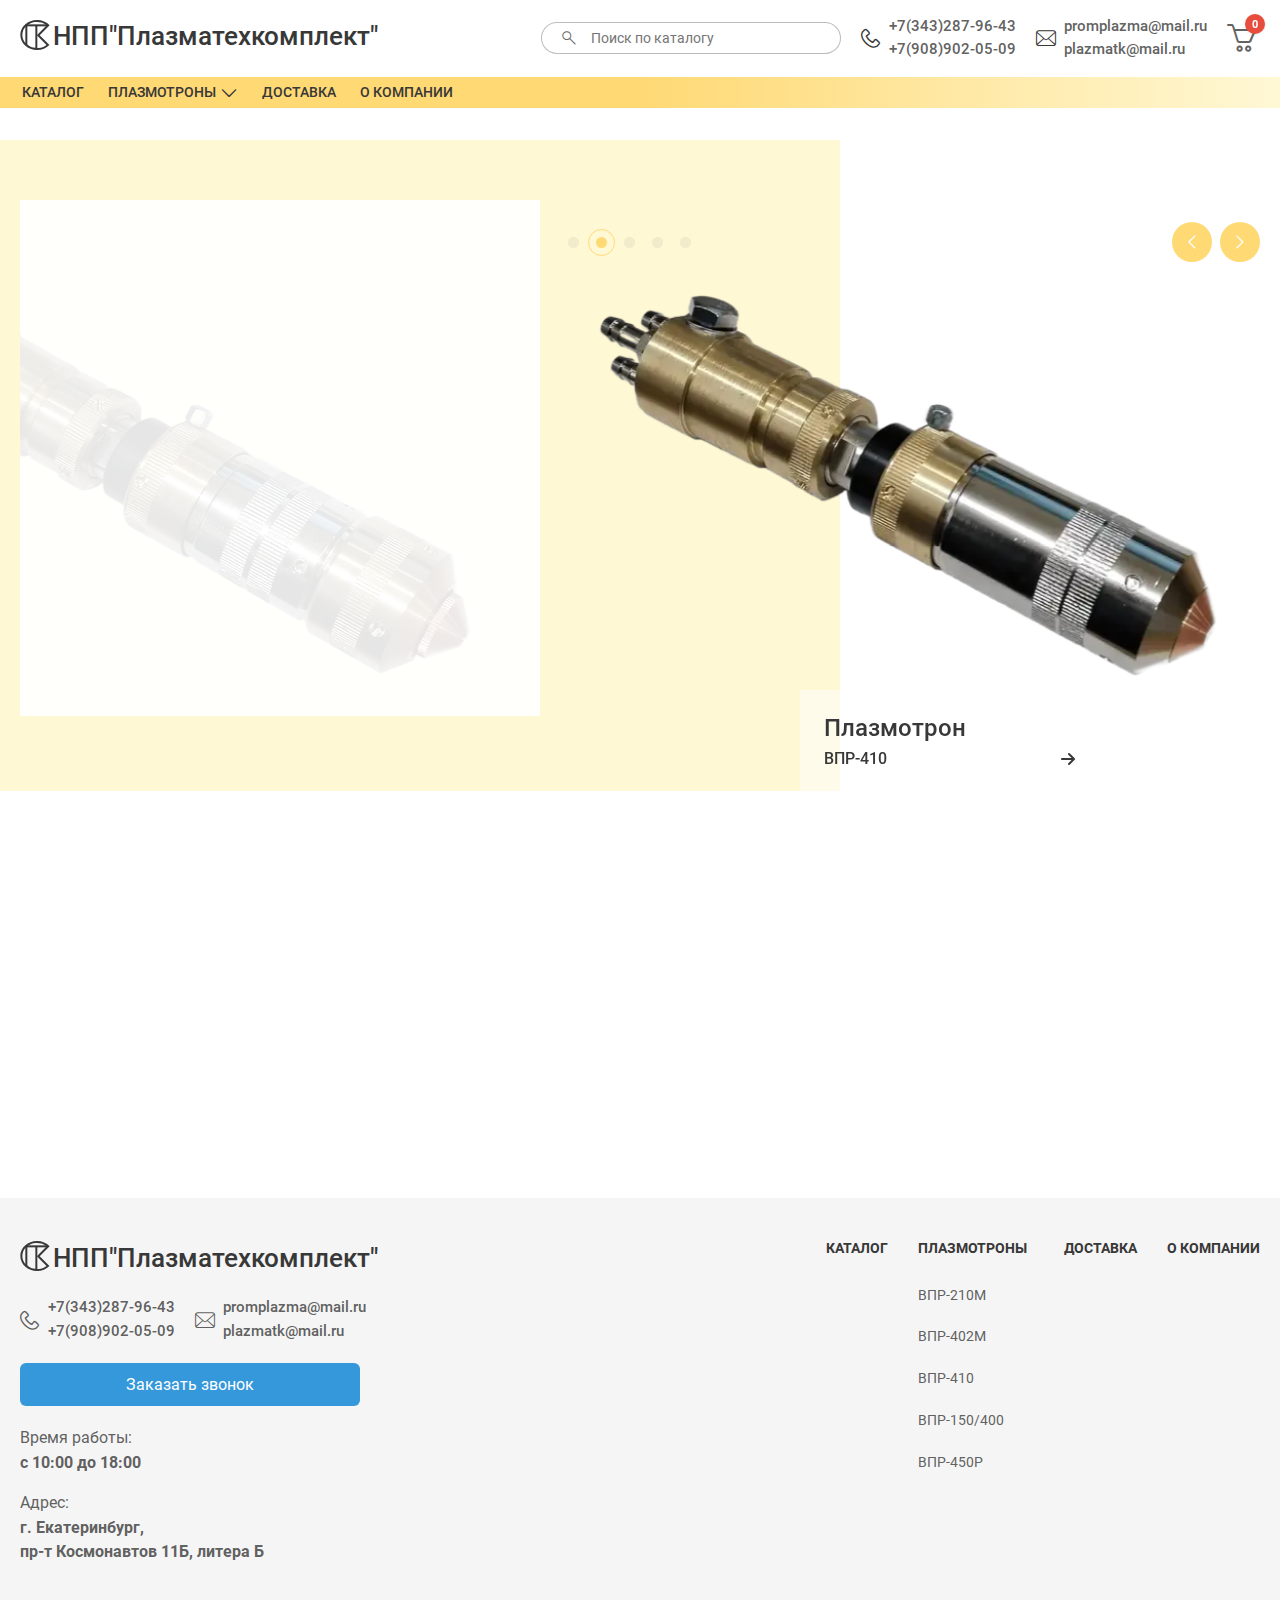
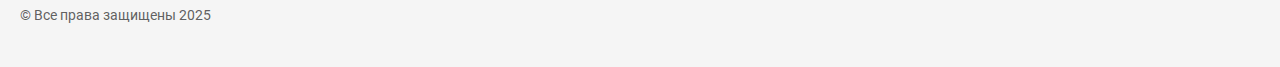
<file: index.html>
<!DOCTYPE html>
<html lang="ru">

<head>
	<!-- Базовые мета-теги -->
	<meta charset="UTF-8">
	<meta name="viewport" content="width=device-width, initial-scale=1.0, minimum-scale=1.0">
	<meta name="format-detection" content="telephone=no">
	<meta http-equiv="X-UA-Compatible" content="IE=edge">


	<!-- Заголовок и описание -->
	<title>ПлазмаТехКомплект</title>
	<meta name="description" content="Описание продукта">
	<meta name="keywords" content="плазма, плазмотрон, сопла, электроды, комплектующие">

	<!-- Favicon -->
	<link rel="icon" href="./favicon.ico" type="image/x-icon">
	<link rel="icon" href="./favicon.svg" type="image/svg+xml">
	<link rel="icon" href="./favicon-32x32.png" sizes="32x32">
	<link rel="icon" href="./favicon-192x192.png" sizes="192x192">
	<link rel="apple-touch-icon" href="./apple-touch-icon.png">
	<meta name="theme-color" content="#005f87">



	<!-- Предварительное подключение к Яндекс.Картам -->
	<link rel="preconnect" href="https://yandex.ru">
	<link rel="dns-prefetch" href="https://yandex.ru">

	<!-- Критические стили -->
	<style>
		body {
			visibility: hidden;
		}

		body.loaded {
			visibility: visible;
		}

		html,
		body {
			margin: 0;
			font-family: Roboto, sans-serif;
		}
	</style>

	<!-- Основные стили -->
	<!-- <link  rel="stylesheet" href="./css/style.min.css?_v=20260318153656"> -->
	<link rel="preload" href="./css/style.min.css?_v=20250723163836" as="style">
	<link rel="stylesheet" href="./css/style.min.css?_v=20250723163836">



	<!-- JavaScript для снятия скрытия -->
	<script>
		window.addEventListener('load', function() {
			document.body.classList.add('loaded');
		});
	</script>

	<!-- Schema.org разметка -->
	<script type="application/ld+json">
		{
			"@context": "https://schema.org",
			"@graph": [{
					"@type": "IndustrialEquipmentStore",
					"name": "ПлазмаТехКомплект",
					"url": "https://plazmatk.ru/",
					"logo": "https://plazmatk.img/logo.png",
					"description": "С 1995 года ПлазмаТехКомплект создаёт высококачественные плазмотроны и расходные материалы, такие как электроды и сопла, обеспечивая точность и долговечность. Производитель комплектующих для плазменной резки.",
					"address": {
						"@type": "PostalAddress",
						"streetAddress": "пр-т Космонавтов 11Б, литера Б",
						"addressLocality": "Екатеринбург",
						"postalCode": "620000",
						"addressCountry": "RU"
					},
					"telephone": "+7 (343) 287-96-43",
					"openingHours": "Mo-Fr 10:00-18:00",
					"sameAs": ["https://plazmatk.ru/catalog.html"]
				},
				{
					"@type": "Product",
					"name": "Название продукта",
					"description": "Описание конкретного продукта",
					"image": "https://plazmatk.img/product.png",
					"url": "https://plazmatk.ru/product.html",
					"brand": {
						"@type": "Brand",
						"name": "ПлазмаТехКомплект"
					},
					"offers": {
						"@type": "Offer",
						"url": "https://plazmatk.ru/product.html",
						"priceCurrency": "RUB",
						"price": "10000",
						"availability": "https://schema.org/InStock"
					}
				}
			]
		}
	</script>

	<!-- OpenGraph разметка -->
	<meta property="og:title" content="Название продукта">
	<meta property="og:description" content="Описание продукта">
	<meta property="og:type" content="website">
	<meta property="og:url" content="https://plazmatk.ru/product.html">
	<meta property="og:image" content="https://plazmatk.img/product.png">
	<meta property="og:image:width" content="1200">
	<meta property="og:image:height" content="630">
	<meta property="og:site_name" content="ПлазмаТехКомплект">

	<!-- Twitter Card разметка -->
	<meta name="twitter:card" content="summary_large_image">
	<meta name="twitter:title" content="Название продукта">
	<meta name="twitter:description" content="Описание продукта">
	<meta name="twitter:image" content="https://plazmatk.img/product.png">

	<!-- SEO -->
	<link rel="canonical" href="https://plazmatk.ru/product.html">
	<meta name="robots" content="index, follow">

	<!-- Многоязычность -->
	<link rel="alternate" hreflang="ru" href="https://plazmatk.ru/product.html">
</head>

<body>
	<div class="wrapper">
		<header class="header">
			<div class="header__wrapper">
				<div class="header__top">
					<div class="header__container">
						<div class="header__body">

							<div class="header__main">
								<div class="header__logo">
									<a href="index.html" class="header__logo-img" aria-label="НПП Плазматехкомплект - Главная страница">
										<svg width="44" height="45" viewBox="0 0 44 45" fill="none" role="img" aria-label="Логотип компании НПП Плазматехкомплект" xmlns="http://www.w3.org/2000/svg">
											<title>Логотип компании НПП Плазматехкомплект - переход на главную страницу</title>
											<path id="subtract-border-1" d="M29 22.81L43.97 7.84C39.38 3.04 32.58 0 25 0C11.19 0 0 10.07 0 22.5C0 34.92 11.19 45 25 45C32.41 45 39.07 42.09 43.65 37.47L29 22.81ZM34.44 4.88C36.35 5.69 38.08 6.71 39.63 7.94L24.75 22.81L39.29 37.35C38.18 38.21 37.02 38.95 35.79 39.57C32.6 41.19 29 42 25 42C21.26 42 17.86 41.28 14.8 39.84C12.83 38.91 11.01 37.69 9.32 36.18C6.81 33.91 5.04 31.37 4.02 28.56C3.34 26.66 3 24.64 3 22.5C3 20.35 3.34 18.33 4.02 16.43C5.04 13.62 6.81 11.08 9.32 8.81C11.01 7.3 12.83 6.08 14.8 5.15C17.86 3.71 21.26 3 25 3C27.25 3 29.42 3.28 31.52 3.86C32.51 4.14 33.48 4.48 34.44 4.88Z" fill="#000000" fill-opacity="1.000000" fill-rule="evenodd" />
											<path id="line-1-border-1" d="M41 9.5L8 9.5L8 6.5L41 6.5L41 9.5Z" fill="#000000" fill-opacity="1.000000" fill-rule="evenodd" />
											<path id="line-2-border-1" d="M25.5 8L25.5 43L22.5 43L22.5 8L25.5 8Z" fill="#000000" fill-opacity="1.000000" fill-rule="evenodd" />
											<path id="line-2-border-2" d="M10.5 7L10.5 38L7.5 38L7.5 7L10.5 7Z" fill="#000000" fill-opacity="1.000000" fill-rule="evenodd" />
										</svg>
									</a>
									<a href="index.html" class="header__logo-text">НПП"Плазматехкомплект"</a>
									<a href="index.html" class="header__logo-text-short">ПТК</a>
								</div>
							</div>

							<div class="search-form">
								<!-- Иконка поиска (видна только на мобильных) -->
								<button type="button" class="search-form__icon _icon-search" aria-label="Открыть поиск"></button>

								<!-- Сама форма поиска -->
								<form action="/search" class="search-form__item">
									<button type="submit" class="search-form__btn _icon-search" aria-label="Найти"></button>
									<label for="search-input" class="visually-hidden">Поиск по каталогу</label>
									<input autocomplete="off" type="text" name="search" placeholder="Поиск по каталогу" class="search-form__input" id="search-input" required>
									<button type="reset" class="search-form__clear _icon-cross" aria-label="Очистить поиск"></button>
								</form>
							</div>

							<div data-da=".header__container,640" class="header__actions">

								<div class="actions__contacts actions__contacts-header" itemscope itemtype="http://schema.org/Organization">
									<meta itemprop="name" content="НПП Плазматехкомплект">
									<div class="phones">
										<div class="phones__icon _icon-phone" aria-hidden="true"></div>
										<div class="phones__item">
											<a href="tel:+73432879643" class="phones__link" itemprop="telephone">+7(343)287-96-43</a>
											<a href="tel:+79089020509" class="phones__link" itemprop="telephone">+7(908)902-05-09</a>
										</div>
									</div>

									<div class="emails">
										<div class="emails__icon _icon-mail" aria-hidden="true"></div>
										<div class="emails__item">
											<a href="mailto:promplazma@mail.ru" class="emails__link" itemprop="email">promplazma@mail.ru</a>
											<a href="mailto:plazmatk@mail.ru" class="emails__link" itemprop="email">plazmatk@mail.ru</a>
										</div>
									</div>
								</div>

								<div data-da=".header__main,640" class="header__actions-item actions-header__cart cart-header" itemscope itemtype="http://schema.org/Action">
									<a href="#" class="cart-header__icon _icon-cart" id="cart-icon" itemprop="target" aria-hidden="true">
										<meta itemprop="url" content="https://plazmatk.ru/cart">
										<meta itemprop="name" content="Открыть корзину">
									</a>
									<div class="cart-header__body">
										<ul class="cart-header__list cart-list"></ul>
									</div>
									<span class="cart-count" itemprop="result">0</span>
								</div>
							</div>
							<!-- Бургер меню -->
							<button type="button" class="menu__icon icon-menu" aria-label="Открыть меню" aria-expanded="false">
								<span></span>
								<span></span>
								<span></span>
							</button>
						</div>
					</div>
				</div>

				<div class="header__bottom">
					<div class="header__menu menu__container">
						<nav class="menu__body" itemscope itemtype="http://schema.org/SiteNavigationElement">
							<div class="header__bottom-title">Меню</div>
							<ul data-spollers="767.98,max" class="menu__list">
								<li class="menu__item">
									<a href="catalog.html" class="menu__link" itemprop="url">Каталог</a>
								</li>
								<li class="menu__item">
									<a href="#" class="menu__link" itemprop="url">Плазмотроны</a>
									<button data-spoller-menu type="button" class="menu__arrow _icon-arrow-down" aria-expanded="false" aria-controls="submenu-2" aria-label="Развернуть подменю"></button>
									<ul class="menu__sub-list" id="submenu-2">
										<li class="menu__sub-item">
											<a href="plazmotron-vpr-210m.html" class="menu__sub-link">ВПР-210М</a>
										</li>
										<li class="menu__sub-item">
											<a href="plazmotron-vpr-402m.html" class="menu__sub-link">ВПР-402М</a>
										</li>
										<li class="menu__sub-item">
											<a href="plazmotron-vpr-410.html" class="menu__sub-link">ВПР-410</a>
										</li>
										<li class="menu__sub-item">
											<a href="plazmotron-vpr-150-400.html" class="menu__sub-link">ВПР-150/400</a>
										</li>
										<li class="menu__sub-item">
											<a href="plazmotron-vpr-450.html" class="menu__sub-link">ВПР-450Р</a>
										</li>
									</ul>
								</li>
								<!-- <li class="menu__item">
							<a href="#" class="menu__link" itemprop="url">Расходники</a>
							<button data-spoller type="button" class="menu__arrow _icon-arrow-down"
								aria-controls="submenu-3"></button>
							<ul class="menu__sub-list" id="submenu-3">
								<li class="menu__sub-item">
									<a href="#" class="menu__sub-link">пункт</a>
								</li>
								<li class="menu__sub-item">
									<a href="#" class="menu__sub-link">пункт</a>
								</li>
								<li class="menu__sub-item">
									<a href="#" class="menu__sub-link">пункт</a>
								</li>
								<li class="menu__sub-item">
									<a href="#" class="menu__sub-link">пункт</a>
								</li>
							</ul>
						</li> -->
								<li class="menu__item">
									<a href="delivery.html" class="menu__link" itemprop="url">Доставка</a>
								</li>
								<li class="menu__item">
									<a href="#" class="menu__link" itemprop="url">О компании</a>
								</li>
							</ul>
							<div class="menu__body-decor"></div>
						</nav>
					</div>
				</div>
			</div>
		</header>
		<main class="page">

			<section class="page__main-slider main-slider" itemscope itemtype="https://schema.org/Service">
				<div class="main-slider__container">
					<div class="main-slider__body">

						<!-- Основной контент -->
						<div class="main-slider__content content-main">
							<meta itemprop="serviceType" content="Оборудование для плазменной резки">
							<h1 class="content-main__title" itemprop="name">Решения для плазменной резки</h1>
							<p class="content-main__subtitle" itemprop="description">
								Надёжное оборудование и комплектующие для плазменной резки от производителя
							</p>
							<p class="content-main__description" itemprop="description">
								С 1995 года мы создаём высококачественные плазмотроны и расходные материалы, такие как
								электроды и сопла, обеспечивая точность и долговечность
							</p>
							<div class="content-main__link btn">
								<a href="catalog.html" class="_icon-arrow-right" aria-label="Перейти в каталог продукции">
									<span>Перейти в каталог</span>
								</a>
							</div>
							<div itemprop="provider" itemscope itemtype="https://schema.org/Organization">
								<meta itemprop="name" content="Плазматехкомплект">
							</div>
						</div>

						<!-- Слайдер -->
						<div class="slider-main__body slider__slider swiper">
							<div class="main-slider__slider slider-main">
								<div class="slider-main__controls controls-slider-main">
									<div class="controls-slider-main__dots"></div>
									<div class="controls-slider-main__arrows slider-arrows">
										<button type="button" class="slider-arrow slider-arrow_prev _icon-arrow-down" aria-label="Пролистать назад"></button>
										<button type="button" class="slider-arrow slider-arrow_next _icon-arrow-down" aria-label="Пролистать вперед"></button>
									</div>
								</div>
							</div>

							<div class="slider1__wrapper swiper-wrapper">



								<!-- Слайд 1 -->
								<div class="slider-main__slide slider__slide swiper-slide">
									<div class="slider-main__image">
										<picture><source srcset="img/plazmotron/vpr-210m.webp" type="image/webp"><img src="img/plazmotron/vpr-210m.webp" alt="Плазмотрон ВПР-210М" loading="lazy" itemprop="image"></picture>
									</div>
									<a href="plazmotron-vpr-210m.html" class="slider-main__content" data-swiper-parallax-x="-100%" data-swiper-parallax-opacity="0" aria-label="Перейти на страницу плазмотрона">
										<div class="slider-main__title">Плазмотрон</div>
										<div class="slider-main__text _icon-arrow-right" aria-hidden="true">ВПР-210М</div>
									</a>
								</div>

								<!-- Слайд 2 -->
								<div class="slider-main__slide slider__slide swiper-slide">
									<div class="slider-main__image">
										<picture><source srcset="img/plazmotron/vpr-410.webp" type="image/webp"><img src="img/plazmotron/vpr-410.webp" alt="Комплектующие для плазмотронов" loading="lazy" itemprop="image"></picture>
									</div>
									<a href="plazmotron-vpr-410.html" class="slider-main__content" data-swiper-parallax-x="-100%" data-swiper-parallax-opacity="0" aria-label="Перейти на страницу плазмотрона">
										<div class="slider-main__title">Плазмотрон</div>
										<div class="slider-main__text _icon-arrow-right" aria-hidden="true">ВПР-410</div>
									</a>
								</div>

								<!-- Слайд 3 -->
								<div class="slider-main__slide slider__slide swiper-slide">
									<div class="slider-main__image">
										<picture><source srcset="img/plazmotron/vpr-402m.webp" type="image/webp"><img src="img/plazmotron/vpr-402m.webp" alt="Плазмотрон ВПР-402М" loading="lazy" itemprop="image"></picture>
									</div>
									<a href="plazmotron-vpr-402m.html" class="slider-main__content" data-swiper-parallax-x="-100%" data-swiper-parallax-opacity="0" aria-label="Перейти на страницу плазмотрона">
										<div class="slider-main__title">Плазмотрон</div>
										<div class="slider-main__text _icon-arrow-right" aria-hidden="true">ВПР-402М</div>
									</a>
								</div>

								<!-- Слайд 4 -->
								<div class="slider-main__slide slider__slide swiper-slide">
									<div class="slider-main__image">
										<picture><source srcset="img/plazmotron/vpr-150-400.webp" type="image/webp"><img src="img/plazmotron/vpr-150-400.webp" alt="Комплектующие серии 150-400" loading="lazy" itemprop="image"></picture>
									</div>
									<a href="plazmotron-vpr-150-400.html" class="slider-main__content" data-swiper-parallax-x="-100%" data-swiper-parallax-opacity="0" aria-label="Перейти на страницу плазмотрона">
										<div class="slider-main__title">Плазмотрон</div>
										<div class="slider-main__text _icon-arrow-right" aria-hidden="true">ВПР-150/400</div>
									</a>
								</div>

								<!-- Слайд 5 -->
								<div class="slider-main__slide slider__slide swiper-slide">
									<div class="slider-main__image">
										<picture><source srcset="img/plazmotron/vpr-450.webp" type="image/webp"><img src="img/plazmotron/vpr-450.webp" alt="Плазмотрон ВПР-450" loading="lazy" itemprop="image"></picture>
									</div>
									<a href="plazmotron-vpr-450.html" class="slider-main__content" data-swiper-parallax-x="-100%" data-swiper-parallax-opacity="0" aria-label="Перейти на страницу плазмотрона">
										<div class="slider-main__title">Плазмотрон</div>
										<div class="slider-main__text _icon-arrow-right" aria-hidden="true">ВПР-450P</div>
									</a>
								</div>
								<!-- Слайд 6 -->
								<!-- <div class="slider-main__slide slider__slide swiper-slide">
									<div class="slider-main__image">
										<img src="img/common_parts.webp" alt="Плазмотрон ВПР-410 в сборе" loading="lazy"
											itemprop="image">
									</div>
									<a href="#" class="slider-main__content" data-swiper-parallax-x="-100%"
										data-swiper-parallax-opacity="0">
										<div class="slider-main__title">Комплектующие</div>
										<div class="slider-main__text _icon-arrow-right" aria-hidden="true">Всегда в наличии</div>
									</a>
								</div> -->

							</div>
						</div>
					</div>
				</div>
			</section>

			<!-- Services Section with Schema.org markup -->
			<section class="services" itemscope itemtype="https://schema.org/ItemList">
				<div class="services__container">
					<h2 class="services__title" itemprop="name">Наш вклад в вашу работу</h2>
					<div class="services__wrapper">
						<!-- Service 1 -->
						<div class="services__item" itemprop="itemListElement" itemscope itemtype="https://schema.org/Service">
							<div class="services__icon" aria-hidden="true">
								<img src="img/icons/plasma.svg" alt="Иконка плазмотрона">
							</div>
							<h3 class="services__card-title" itemprop="name">Производство</h3>
							<p class="services__text" itemprop="description">Изготовление и поставка плазмотронов для
								ручной и механизированной резки, включая электроды и сопла.</p>
							<meta itemprop="serviceType" content="Производство оборудования">
							<meta itemprop="provider" content="Плазматехкомплект">
							<link itemprop="areaServed" href="https://schema.org/RU">
						</div>

						<!-- Service 2 -->
						<div class="services__item" itemprop="itemListElement" itemscope itemtype="https://schema.org/Service">
							<div class="services__icon" aria-hidden="true">
								<img src="img/icons/support.svg" alt="Иконка технической поддержки">
							</div>
							<h3 class="services__card-title" itemprop="name">Техническая поддержка</h3>
							<p class="services__text" itemprop="description">Помощь в освоении и использовании
								оборудования для плазменной резки.</p>
							<meta itemprop="serviceType" content="Техническая поддержка">
							<meta itemprop="provider" content="Плазматехкомплект">
							<div itemprop="availableChannel" itemscope itemtype="https://schema.org/ServiceChannel">
								<meta itemprop="servicePhone" content="+7 343 287-96-43">
								<link itemprop="serviceUrl" href="/contacts.html">
							</div>
						</div>

						<!-- Service 3 -->
						<div class="services__item" itemprop="itemListElement" itemscope itemtype="https://schema.org/Service">
							<div class="services__icon" aria-hidden="true">
								<img src="img/icons/repair.svg" alt="Иконка услуги по ремонту">
							</div>
							<h3 class="services__card-title" itemprop="name">Ремонт и модернизация</h3>
							<p class="services__text" itemprop="description">Ремонт источников питания и модернизация
								аппаратов для плазменной резки.</p>
							<meta itemprop="serviceType" content="Ремонтные услуги">
							<meta itemprop="provider" content="Плазматехкомплект">
						</div>

						<!-- Service 4 -->
						<div class="services__item" itemprop="itemListElement" itemscope itemtype="https://schema.org/Service">
							<div class="services__icon" aria-hidden="true">
								<img src="img/icons/guarantie.svg" alt="Иконка гарантийного обслуживания">
							</div>
							<h3 class="services__card-title" itemprop="name">Гарантийное обслуживание</h3>
							<p class="services__text" itemprop="description">Гарантия на всё поставляемое оборудование и
								запчасти.</p>
							<meta itemprop="serviceType" content="Гарантийное обслуживание">
							<meta itemprop="provider" content="Плазматехкомплект">
							<link itemprop="termsOfService" href="/warranty-terms">
						</div>
					</div>
				</div>
			</section>

		</main>
		<footer class="footer">
			<div class="footer__container">
				<div class="footer__body">
					<div class="footer__main">
						<div class="footer__block">
							<div class="footer__logo">
								<a href="index.html" class="footer__logo-img" aria-label="НПП Плазматехкомплект - Главная страница">
									<svg width="44" height="45" viewBox="0 0 44 45" fill="none" xmlns="http://www.w3.org/2000/svg" role="img" aria-label="Логотип компании НПП Плазматехкомплект">
										<title>Логотип компании НПП Плазматехкомплект - переход на главную страницу</title>
										<path id="subtract-border-2" d="M29 22.81L43.97 7.84C39.38 3.04 32.58 0 25 0C11.19 0 0 10.07 0 22.5C0 34.92 11.19 45 25 45C32.41 45 39.07 42.09 43.65 37.47L29 22.81ZM34.44 4.88C36.35 5.69 38.08 6.71 39.63 7.94L24.75 22.81L39.29 37.35C38.18 38.21 37.02 38.95 35.79 39.57C32.6 41.19 29 42 25 42C21.26 42 17.86 41.28 14.8 39.84C12.83 38.91 11.01 37.69 9.32 36.18C6.81 33.91 5.04 31.37 4.02 28.56C3.34 26.66 3 24.64 3 22.5C3 20.35 3.34 18.33 4.02 16.43C5.04 13.62 6.81 11.08 9.32 8.81C11.01 7.3 12.83 6.08 14.8 5.15C17.86 3.71 21.26 3 25 3C27.25 3 29.42 3.28 31.52 3.86C32.51 4.14 33.48 4.48 34.44 4.88Z" fill="#000000" fill-opacity="1.000000" fill-rule="evenodd" />
										<path id="line-1-border-2" d="M41 9.5L8 9.5L8 6.5L41 6.5L41 9.5Z" fill="#000000" fill-opacity="1.000000" fill-rule="evenodd" />
										<path id="line-2-border-3" d="M25.5 8L25.5 43L22.5 43L22.5 8L25.5 8Z" fill="#000000" fill-opacity="1.000000" fill-rule="evenodd" />
										<path id="line-2-border-4" d="M10.5 7L10.5 38L7.5 38L7.5 7L10.5 7Z" fill="#000000" fill-opacity="1.000000" fill-rule="evenodd" />
									</svg>
								</a>
								<a href="index.html" class="footer__logo-text">НПП"Плазматехкомплект"</a>
								<a href="index.html" class="footer__logo-text-short">ПТК</a>
							</div>

							<div class="actions__contacts actions__contacts-footer">
								<div class="phones">
									<div class="phones__icon _icon-phone" aria-hidden="true"></div>
									<div class="phones__item">
										<a href="tel:+73432879643" class="phones__link">+7(343)287-96-43</a>
										<a href="tel:+79089020509" class="phones__link">+7(908)902-05-09</a>
									</div>
								</div>

								<div class="emails">
									<div class="emails__icon _icon-mail" aria-hidden="true"></div>
									<div class="emails__item">
										<a href="mailto:promplazma@mail.ru" class="emails__link">promplazma@mail.ru</a>
										<a href="mailto:plazmatk@mail.ru" class="emails__link">plazmatk@mail.ru</a>
									</div>
								</div>
							</div>

							<div class="footer__call-back">
								<button type="button" class="footer__call-back-btn" aria-label="Заказать звонок">Заказать
									звонок</button>
							</div>


							<div class="footer__content">
								<div class="footer__opentime">
									<div class="footer__opentime-text">Время работы:</div>
									<div class="footer__opentime-time">с 10:00 до 18:00</div>
								</div>

								<div class="footer__address">
									<div class="footer__address-text">Адрес:</div>
									<address class="footer__address-location">г. Екатеринбург,<br>
										пр-т Космонавтов 11Б, литера Б</address>
								</div>
							</div>

						</div>

					</div>
					<div class="footer__bottom-wrapper">
						<div class="footer__menu menu">
							<nav class="footer-menu__body">
								<ul data-spollers="767.98,max" class="footer__menu-list">
									<li class="footer-menu__item">
										<a href="catalog.html" class="footer-menu__link">Каталог</a>
									</li>
									<li class="footer-menu__item">
										<a href="#" class="footer-menu__link">ПЛАЗМОТРОНЫ</a>
										<button data-spoller type="button" class="footer-menu__arrow menu__arrow _icon-arrow-down" aria-expanded="false" aria-label="Развернуть раздел меню">
										</button>
										<ul class="footer__sub-list">
											<li class="footer__sub-item">
												<a href="plazmotron-vpr-210m.html" class="footer__sub-link">ВПР-210М</a>
											</li>
											<li class="footer__sub-item">
												<a href="plazmotron-vpr-402m.html" class="footer__sub-link">ВПР-402М</a>
											</li>
											<li class="footer__sub-item">
												<a href="plazmotron-vpr-410.html" class="footer__sub-link">ВПР-410</a>
											</li>
											<li class="footer__sub-item">
												<a href="plazmotron-vpr-150-400.html" class="footer__sub-link">ВПР-150/400</a>
											</li>
											<li class="footer__sub-item">
												<a href="plazmotron-vpr-450.html" class="footer__sub-link">ВПР-450Р</a>
											</li>
										</ul>
									</li>
									<!-- <li class="footer-menu__item">
								<a href="#" class="footer-menu__link">ЭЛЕКТРОДЫ</a>
								<button data-spoller type="button"
									class="footer-menu__arrow menu__arrow _icon-arrow-down" aria-expanded="false"
									aria-label="Развернуть раздел меню">
								</button>
								<ul class="footer__sub-list">
									<li class="footer__sub-item">
										<a href="#" class="footer__sub-link">Пункт меню</a>
									</li>
									<li class="footer__sub-item">
										<a href="#" class="footer__sub-link">Пункт меню</a>
									</li>
									<li class="footer__sub-item">
										<a href="#" class="footer__sub-link">Пункт меню</a>
									</li>
									<li class="footer__sub-item">
										<a href="#" class="footer__sub-link">Пункт меню</a>
									</li>
								</ul>
							</li> -->
									<li class="footer-menu__item">
										<a href="delivery.html" class="footer-menu__link">Доставка</a>
									</li>
									<li class="footer-menu__item">
										<a href="#" class="footer-menu__link">О компании</a>
									</li>
								</ul>
							</nav>
						</div>
					</div>
				</div>
				<div class="footer__rights">© Все права защищены 2025</div>
			</div>
		</footer>
	</div>

	<!-- Общие элементы корзины -->
	<div class="cart-modal" aria-labelledby="cart-title" tabindex="-1" aria-describedby="cart-description">
		<div id="cart-description" class="visually-hidden">
			Управление товарами в корзине
		</div>
		<span tabindex="0" class="focus-trap-start" aria-hidden="true"></span>
		<div class="cart-header">
			<h2 id="cart-title">Корзина</h2>
			<button type="button" class="close-cart" aria-label="Закрыть корзину">×</button>
		</div>
		<div class="cart-items" role="region" aria-live="polite" tabindex="0"></div>
		<div class="cart-total" aria-live="polite">
			Итого: <span class="total-price">0</span> ₽
		</div>
		<div class="cart-footer" style="display: none;">
			<button type="button" class="submit-order">Оформить заказ</button>
		</div>
		<span tabindex="0" class="focus-trap-end" aria-hidden="true"></span>
	</div>
	<div class="cart-overlay"></div>

	<!-- Модальное окно формы заказа -->
	<div class="order-form-modal" aria-modal="true" aria-labelledby="order-form-title" role="dialog" tabindex="-1" aria-describedby="order-form-description">
		<div id="order-form-description" class="visually-hidden">
			Форма для заполнения данных заказа
		</div>
		<span tabindex="0" class="focus-trap-start" aria-hidden="true"></span>
		<div class="order-form-header">
			<h2 id="order-form-title">Оформление заказа</h2>
			<button type="button" class="close-order-form" aria-label="Закрыть форму заказа">×</button>
		</div>
		<form id="order-form" class="order-form">
			<div class="order-form__group">
				<label for="order-name">Имя</label>
				<input type="text" id="order-name" name="name" placeholder="Введите ваше имя" required autocomplete="name">
				<span class="error-message" id="order-name-error"></span>
			</div>
			<div class="order-form__group">
				<label for="order-phone">Телефон</label>
				<input type="tel" id="order-phone" name="phone" placeholder="+7 (___) ___-__-__" required autocomplete="tel">
				<span class="error-message" id="order-phone-error"></span>
			</div>
			<div class="order-form__group">
				<label for="order-email">Email</label>
				<input type="email" id="order-email" name="email" placeholder="Введите ваш email" required autocomplete="email">
				<span class="error-message" id="order-email-error"></span>
			</div>
			<div class="order-form__footer">
				<button type="submit" class="submit-order-form">Отправить заказ</button>
			</div>
		</form>
		<span tabindex="0" class="focus-trap-end" aria-hidden="true"></span>
	</div>
	<div class="order-form-overlay"></div>

	<!-- Модальное окно формы обратного звонка -->
	<div class="call-back-modal" aria-labelledby="call-back-title" aria-describedby="call-back-description" tabindex="-1">
		<div id="call-back-description" class="visually-hidden">
			Форма для заказа обратного звонка
		</div>
		<div class="call-back-header">
			<h2 id="call-back-title">Заказать звонок</h2>
			<button type="button" class="call-back-close" aria-label="Закрыть форму заказа звонка">×</button>
		</div>
		<form id="call-back-form" class="call-back-form">
			<div class="call-back-form__group">
				<label for="call-back-name">Имя</label>
				<input type="text" id="call-back-name" name="name" placeholder="Введите ваше имя" required autocomplete="name">
				<span class="error-message" id="call-back-name-error"></span>
			</div>
			<div class="call-back-form__group">
				<label for="call-back-phone">Телефон</label>
				<input type="tel" id="call-back-phone" name="phone" placeholder="+7 (___) ___-__-__" required autocomplete="tel">
				<span class="error-message" id="call-back-phone-error"></span>
			</div>
			<div class="call-back-form__footer">
				<button type="submit" class="call-back-submit">Отправить</button>
			</div>
		</form>
	</div>
	<div class="call-back-overlay"></div>

	<!-- Кнопка наверх -->
	<button class="scroll-top" aria-label="Наверх">
		<i class="_icon-arrow-down" aria-hidden="true"></i>
	</button>
	<script src="js/app.min.js?_v=20260318153656"></script>
</body>

</html>
</file>
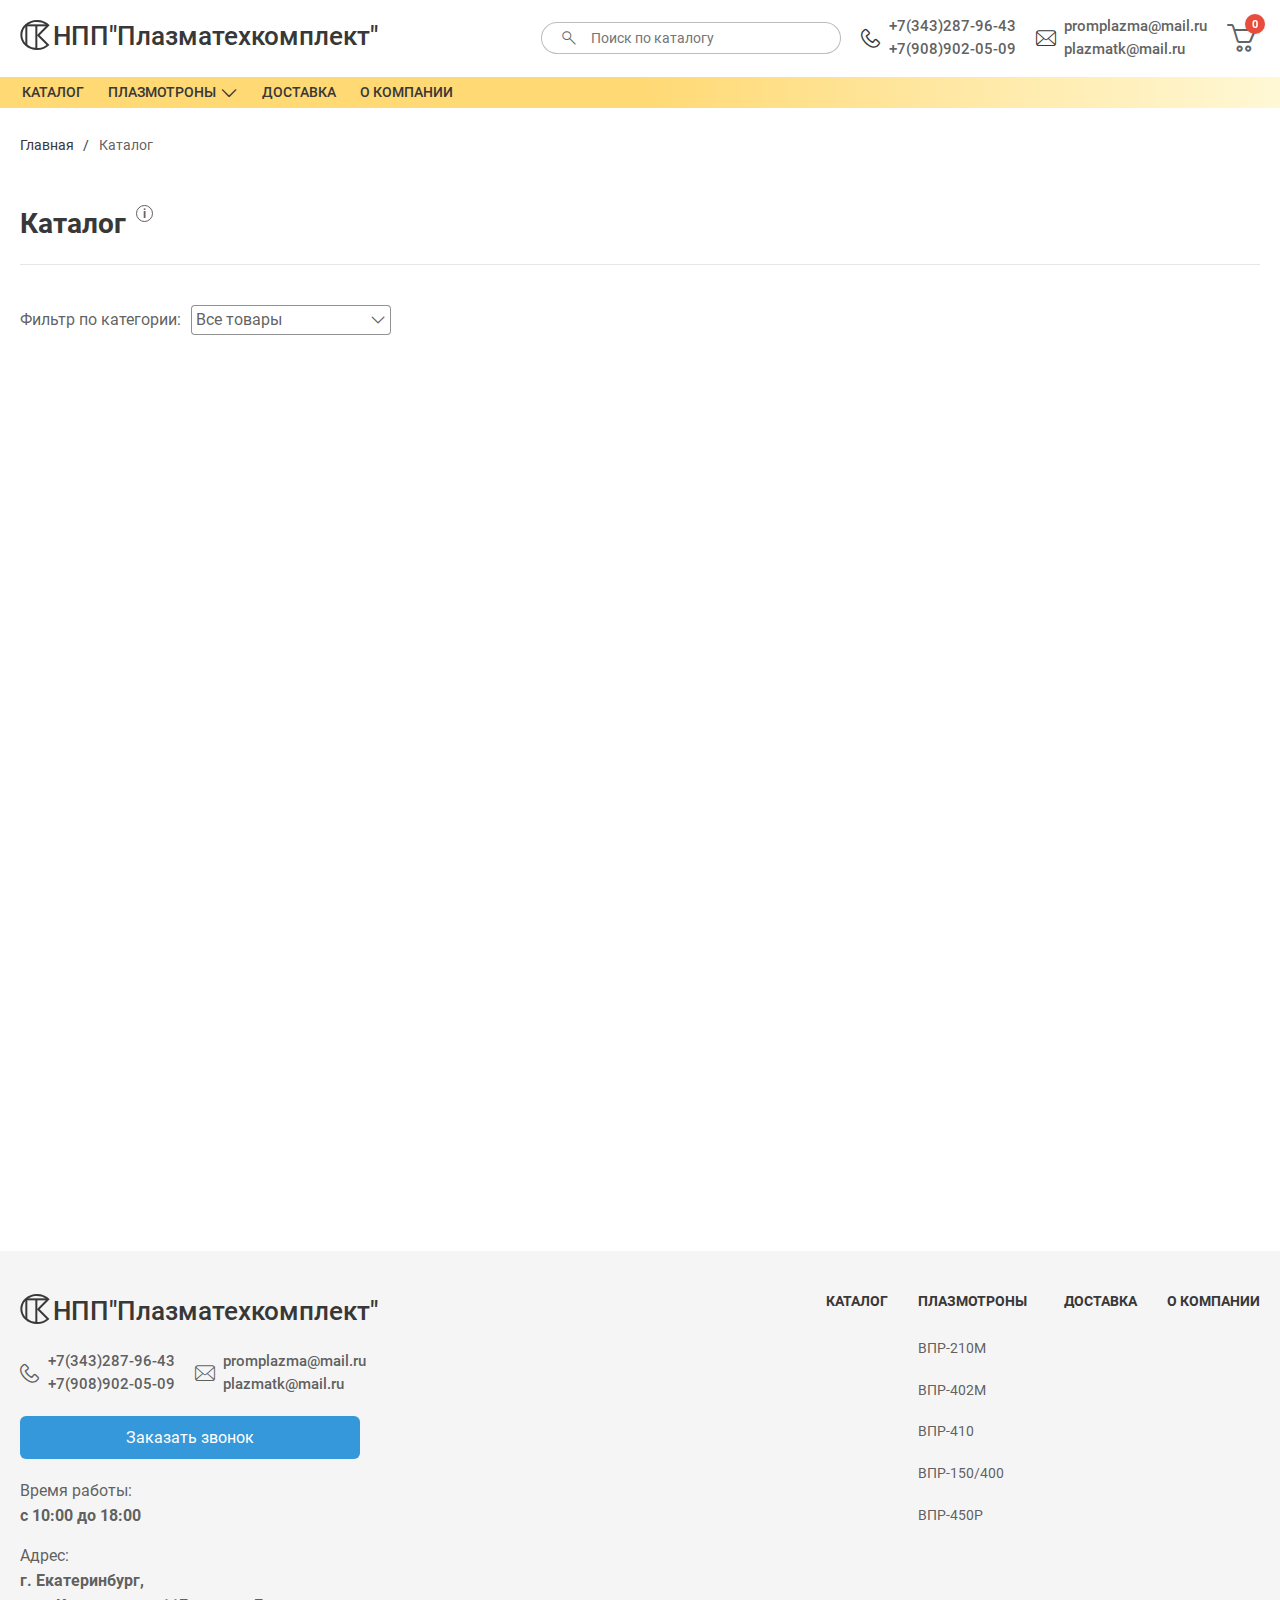
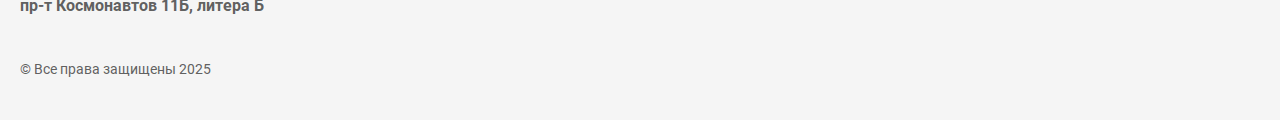
<file: catalog.html>
<!DOCTYPE html>
<html lang="ru">

<head>
	<!-- Базовые мета-теги -->
	<meta charset="UTF-8">
	<meta name="viewport" content="width=device-width, initial-scale=1.0, minimum-scale=1.0">
	<meta name="format-detection" content="telephone=no">
	<meta http-equiv="X-UA-Compatible" content="IE=edge">


	<!-- Заголовок и описание -->
	<title>ПлазмаТехКомплект</title>
	<meta name="description" content="Описание продукта">
	<meta name="keywords" content="плазма, плазмотрон, сопла, электроды, комплектующие">

	<!-- Favicon -->
	<link rel="icon" href="./favicon.ico" type="image/x-icon">
	<link rel="icon" href="./favicon.svg" type="image/svg+xml">
	<link rel="icon" href="./favicon-32x32.png" sizes="32x32">
	<link rel="icon" href="./favicon-192x192.png" sizes="192x192">
	<link rel="apple-touch-icon" href="./apple-touch-icon.png">
	<meta name="theme-color" content="#005f87">



	<!-- Предварительное подключение к Яндекс.Картам -->
	<link rel="preconnect" href="https://yandex.ru">
	<link rel="dns-prefetch" href="https://yandex.ru">

	<!-- Критические стили -->
	<style>
		body {
			visibility: hidden;
		}

		body.loaded {
			visibility: visible;
		}

		html,
		body {
			margin: 0;
			font-family: Roboto, sans-serif;
		}
	</style>

	<!-- Основные стили -->
	<!-- <link  rel="stylesheet" href="./css/style.min.css?_v=20260318153656"> -->
	<link rel="preload" href="./css/style.min.css?_v=20250723163836" as="style">
	<link rel="stylesheet" href="./css/style.min.css?_v=20250723163836">



	<!-- JavaScript для снятия скрытия -->
	<script>
		window.addEventListener('load', function() {
			document.body.classList.add('loaded');
		});
	</script>

	<!-- Schema.org разметка -->
	<script type="application/ld+json">
		{
			"@context": "https://schema.org",
			"@graph": [{
					"@type": "IndustrialEquipmentStore",
					"name": "ПлазмаТехКомплект",
					"url": "https://plazmatk.ru/",
					"logo": "https://plazmatk.img/logo.png",
					"description": "С 1995 года ПлазмаТехКомплект создаёт высококачественные плазмотроны и расходные материалы, такие как электроды и сопла, обеспечивая точность и долговечность. Производитель комплектующих для плазменной резки.",
					"address": {
						"@type": "PostalAddress",
						"streetAddress": "пр-т Космонавтов 11Б, литера Б",
						"addressLocality": "Екатеринбург",
						"postalCode": "620000",
						"addressCountry": "RU"
					},
					"telephone": "+7 (343) 287-96-43",
					"openingHours": "Mo-Fr 10:00-18:00",
					"sameAs": ["https://plazmatk.ru/catalog.html"]
				},
				{
					"@type": "Product",
					"name": "Название продукта",
					"description": "Описание конкретного продукта",
					"image": "https://plazmatk.img/product.png",
					"url": "https://plazmatk.ru/product.html",
					"brand": {
						"@type": "Brand",
						"name": "ПлазмаТехКомплект"
					},
					"offers": {
						"@type": "Offer",
						"url": "https://plazmatk.ru/product.html",
						"priceCurrency": "RUB",
						"price": "10000",
						"availability": "https://schema.org/InStock"
					}
				}
			]
		}
	</script>

	<!-- OpenGraph разметка -->
	<meta property="og:title" content="Название продукта">
	<meta property="og:description" content="Описание продукта">
	<meta property="og:type" content="website">
	<meta property="og:url" content="https://plazmatk.ru/product.html">
	<meta property="og:image" content="https://plazmatk.img/product.png">
	<meta property="og:image:width" content="1200">
	<meta property="og:image:height" content="630">
	<meta property="og:site_name" content="ПлазмаТехКомплект">

	<!-- Twitter Card разметка -->
	<meta name="twitter:card" content="summary_large_image">
	<meta name="twitter:title" content="Название продукта">
	<meta name="twitter:description" content="Описание продукта">
	<meta name="twitter:image" content="https://plazmatk.img/product.png">

	<!-- SEO -->
	<link rel="canonical" href="https://plazmatk.ru/product.html">
	<meta name="robots" content="index, follow">

	<!-- Многоязычность -->
	<link rel="alternate" hreflang="ru" href="https://plazmatk.ru/product.html">
</head>

<body>
	<div class="wrapper">
		<header class="header">
			<div class="header__wrapper">
				<div class="header__top">
					<div class="header__container">
						<div class="header__body">

							<div class="header__main">
								<div class="header__logo">
									<a href="index.html" class="header__logo-img" aria-label="НПП Плазматехкомплект - Главная страница">
										<svg width="44" height="45" viewBox="0 0 44 45" fill="none" role="img" aria-label="Логотип компании НПП Плазматехкомплект" xmlns="http://www.w3.org/2000/svg">
											<title>Логотип компании НПП Плазматехкомплект - переход на главную страницу</title>
											<path id="subtract-border-1" d="M29 22.81L43.97 7.84C39.38 3.04 32.58 0 25 0C11.19 0 0 10.07 0 22.5C0 34.92 11.19 45 25 45C32.41 45 39.07 42.09 43.65 37.47L29 22.81ZM34.44 4.88C36.35 5.69 38.08 6.71 39.63 7.94L24.75 22.81L39.29 37.35C38.18 38.21 37.02 38.95 35.79 39.57C32.6 41.19 29 42 25 42C21.26 42 17.86 41.28 14.8 39.84C12.83 38.91 11.01 37.69 9.32 36.18C6.81 33.91 5.04 31.37 4.02 28.56C3.34 26.66 3 24.64 3 22.5C3 20.35 3.34 18.33 4.02 16.43C5.04 13.62 6.81 11.08 9.32 8.81C11.01 7.3 12.83 6.08 14.8 5.15C17.86 3.71 21.26 3 25 3C27.25 3 29.42 3.28 31.52 3.86C32.51 4.14 33.48 4.48 34.44 4.88Z" fill="#000000" fill-opacity="1.000000" fill-rule="evenodd" />
											<path id="line-1-border-1" d="M41 9.5L8 9.5L8 6.5L41 6.5L41 9.5Z" fill="#000000" fill-opacity="1.000000" fill-rule="evenodd" />
											<path id="line-2-border-1" d="M25.5 8L25.5 43L22.5 43L22.5 8L25.5 8Z" fill="#000000" fill-opacity="1.000000" fill-rule="evenodd" />
											<path id="line-2-border-2" d="M10.5 7L10.5 38L7.5 38L7.5 7L10.5 7Z" fill="#000000" fill-opacity="1.000000" fill-rule="evenodd" />
										</svg>
									</a>
									<a href="index.html" class="header__logo-text">НПП"Плазматехкомплект"</a>
									<a href="index.html" class="header__logo-text-short">ПТК</a>
								</div>
							</div>

							<div class="search-form">
								<!-- Иконка поиска (видна только на мобильных) -->
								<button type="button" class="search-form__icon _icon-search" aria-label="Открыть поиск"></button>

								<!-- Сама форма поиска -->
								<form action="/search" class="search-form__item">
									<button type="submit" class="search-form__btn _icon-search" aria-label="Найти"></button>
									<label for="search-input" class="visually-hidden">Поиск по каталогу</label>
									<input autocomplete="off" type="text" name="search" placeholder="Поиск по каталогу" class="search-form__input" id="search-input" required>
									<button type="reset" class="search-form__clear _icon-cross" aria-label="Очистить поиск"></button>
								</form>
							</div>

							<div data-da=".header__container,640" class="header__actions">

								<div class="actions__contacts actions__contacts-header" itemscope itemtype="http://schema.org/Organization">
									<meta itemprop="name" content="НПП Плазматехкомплект">
									<div class="phones">
										<div class="phones__icon _icon-phone" aria-hidden="true"></div>
										<div class="phones__item">
											<a href="tel:+73432879643" class="phones__link" itemprop="telephone">+7(343)287-96-43</a>
											<a href="tel:+79089020509" class="phones__link" itemprop="telephone">+7(908)902-05-09</a>
										</div>
									</div>

									<div class="emails">
										<div class="emails__icon _icon-mail" aria-hidden="true"></div>
										<div class="emails__item">
											<a href="mailto:promplazma@mail.ru" class="emails__link" itemprop="email">promplazma@mail.ru</a>
											<a href="mailto:plazmatk@mail.ru" class="emails__link" itemprop="email">plazmatk@mail.ru</a>
										</div>
									</div>
								</div>

								<div data-da=".header__main,640" class="header__actions-item actions-header__cart cart-header" itemscope itemtype="http://schema.org/Action">
									<a href="#" class="cart-header__icon _icon-cart" id="cart-icon" itemprop="target" aria-hidden="true">
										<meta itemprop="url" content="https://plazmatk.ru/cart">
										<meta itemprop="name" content="Открыть корзину">
									</a>
									<div class="cart-header__body">
										<ul class="cart-header__list cart-list"></ul>
									</div>
									<span class="cart-count" itemprop="result">0</span>
								</div>
							</div>
							<!-- Бургер меню -->
							<button type="button" class="menu__icon icon-menu" aria-label="Открыть меню" aria-expanded="false">
								<span></span>
								<span></span>
								<span></span>
							</button>
						</div>
					</div>
				</div>

				<div class="header__bottom">
					<div class="header__menu menu__container">
						<nav class="menu__body" itemscope itemtype="http://schema.org/SiteNavigationElement">
							<div class="header__bottom-title">Меню</div>
							<ul data-spollers="767.98,max" class="menu__list">
								<li class="menu__item">
									<a href="catalog.html" class="menu__link" itemprop="url">Каталог</a>
								</li>
								<li class="menu__item">
									<a href="#" class="menu__link" itemprop="url">Плазмотроны</a>
									<button data-spoller-menu type="button" class="menu__arrow _icon-arrow-down" aria-expanded="false" aria-controls="submenu-2" aria-label="Развернуть подменю"></button>
									<ul class="menu__sub-list" id="submenu-2">
										<li class="menu__sub-item">
											<a href="plazmotron-vpr-210m.html" class="menu__sub-link">ВПР-210М</a>
										</li>
										<li class="menu__sub-item">
											<a href="plazmotron-vpr-402m.html" class="menu__sub-link">ВПР-402М</a>
										</li>
										<li class="menu__sub-item">
											<a href="plazmotron-vpr-410.html" class="menu__sub-link">ВПР-410</a>
										</li>
										<li class="menu__sub-item">
											<a href="plazmotron-vpr-150-400.html" class="menu__sub-link">ВПР-150/400</a>
										</li>
										<li class="menu__sub-item">
											<a href="plazmotron-vpr-450.html" class="menu__sub-link">ВПР-450Р</a>
										</li>
									</ul>
								</li>
								<!-- <li class="menu__item">
							<a href="#" class="menu__link" itemprop="url">Расходники</a>
							<button data-spoller type="button" class="menu__arrow _icon-arrow-down"
								aria-controls="submenu-3"></button>
							<ul class="menu__sub-list" id="submenu-3">
								<li class="menu__sub-item">
									<a href="#" class="menu__sub-link">пункт</a>
								</li>
								<li class="menu__sub-item">
									<a href="#" class="menu__sub-link">пункт</a>
								</li>
								<li class="menu__sub-item">
									<a href="#" class="menu__sub-link">пункт</a>
								</li>
								<li class="menu__sub-item">
									<a href="#" class="menu__sub-link">пункт</a>
								</li>
							</ul>
						</li> -->
								<li class="menu__item">
									<a href="delivery.html" class="menu__link" itemprop="url">Доставка</a>
								</li>
								<li class="menu__item">
									<a href="#" class="menu__link" itemprop="url">О компании</a>
								</li>
							</ul>
							<div class="menu__body-decor"></div>
						</nav>
					</div>
				</div>
			</div>
		</header>
		<main class="page">

			<!-- Хлебные крошки для страницы каталога -->
			<div class="breadcrumbs__container">
				<nav class="breadcrumbs" aria-label="Хлебные крошки">
					<ul class="breadcrumbs__list">
						<li class="breadcrumbs__item">
							<a href="index.html" class="breadcrumbs__link">Главная</a>
						</li>
						<li class="breadcrumbs__item">
							<span class="breadcrumbs__current">Каталог</span>
						</li>
					</ul>
				</nav>
			</div>

			<section class="catalog">
				<div class="catalog__container">
					<div class="catalog__title-wrapper">
						<h2 class="catalog__title">Каталог</h2>
						<span class="info-icon" aria-describedby="tooltip-info">
							i
							<span id="tooltip-info" role="tooltip" class="tooltip">
								<span>Сформируйте и отправьте заказ.</span>
								<span>Мы направим вам счет или сообщим актуальные цены.</span>
							</span>
						</span>
					</div>

					<div class="catalog__filter">
						<label for="category-select" id="category-filter-label">Фильтр по категории:</label>
						<div class="custom-select" id="category-filter">
							<div class="custom-select__trigger _icon-arrow-down" tabindex="0" aria-expanded="false" aria-haspopup="listbox" role="button" aria-controls="category-options">
								<span class="custom-select__value">Все товары</span>
								<!-- <span class="custom-select__arrow"></span> -->
							</div>
							<ul class="custom-select__options" id="category-options" role="listbox" aria-labelledby="category-filter-label">
								<!-- Опции будут добавлены через JavaScript -->
							</ul>
							<select id="category-select" class="hidden-select" aria-hidden="true">
								<!-- Опции будут синхронизированы с кастомным селектом -->
							</select>
						</div>
					</div>

					<div class="catalog__wrapper" id="products-container" role="list">
						<!-- Карточки товаров будут генерироваться здесь -->
					</div>
				</div>
			</section>
		</main>
		<footer class="footer">
			<div class="footer__container">
				<div class="footer__body">
					<div class="footer__main">
						<div class="footer__block">
							<div class="footer__logo">
								<a href="index.html" class="footer__logo-img" aria-label="НПП Плазматехкомплект - Главная страница">
									<svg width="44" height="45" viewBox="0 0 44 45" fill="none" xmlns="http://www.w3.org/2000/svg" role="img" aria-label="Логотип компании НПП Плазматехкомплект">
										<title>Логотип компании НПП Плазматехкомплект - переход на главную страницу</title>
										<path id="subtract-border-2" d="M29 22.81L43.97 7.84C39.38 3.04 32.58 0 25 0C11.19 0 0 10.07 0 22.5C0 34.92 11.19 45 25 45C32.41 45 39.07 42.09 43.65 37.47L29 22.81ZM34.44 4.88C36.35 5.69 38.08 6.71 39.63 7.94L24.75 22.81L39.29 37.35C38.18 38.21 37.02 38.95 35.79 39.57C32.6 41.19 29 42 25 42C21.26 42 17.86 41.28 14.8 39.84C12.83 38.91 11.01 37.69 9.32 36.18C6.81 33.91 5.04 31.37 4.02 28.56C3.34 26.66 3 24.64 3 22.5C3 20.35 3.34 18.33 4.02 16.43C5.04 13.62 6.81 11.08 9.32 8.81C11.01 7.3 12.83 6.08 14.8 5.15C17.86 3.71 21.26 3 25 3C27.25 3 29.42 3.28 31.52 3.86C32.51 4.14 33.48 4.48 34.44 4.88Z" fill="#000000" fill-opacity="1.000000" fill-rule="evenodd" />
										<path id="line-1-border-2" d="M41 9.5L8 9.5L8 6.5L41 6.5L41 9.5Z" fill="#000000" fill-opacity="1.000000" fill-rule="evenodd" />
										<path id="line-2-border-3" d="M25.5 8L25.5 43L22.5 43L22.5 8L25.5 8Z" fill="#000000" fill-opacity="1.000000" fill-rule="evenodd" />
										<path id="line-2-border-4" d="M10.5 7L10.5 38L7.5 38L7.5 7L10.5 7Z" fill="#000000" fill-opacity="1.000000" fill-rule="evenodd" />
									</svg>
								</a>
								<a href="index.html" class="footer__logo-text">НПП"Плазматехкомплект"</a>
								<a href="index.html" class="footer__logo-text-short">ПТК</a>
							</div>

							<div class="actions__contacts actions__contacts-footer">
								<div class="phones">
									<div class="phones__icon _icon-phone" aria-hidden="true"></div>
									<div class="phones__item">
										<a href="tel:+73432879643" class="phones__link">+7(343)287-96-43</a>
										<a href="tel:+79089020509" class="phones__link">+7(908)902-05-09</a>
									</div>
								</div>

								<div class="emails">
									<div class="emails__icon _icon-mail" aria-hidden="true"></div>
									<div class="emails__item">
										<a href="mailto:promplazma@mail.ru" class="emails__link">promplazma@mail.ru</a>
										<a href="mailto:plazmatk@mail.ru" class="emails__link">plazmatk@mail.ru</a>
									</div>
								</div>
							</div>

							<div class="footer__call-back">
								<button type="button" class="footer__call-back-btn" aria-label="Заказать звонок">Заказать
									звонок</button>
							</div>


							<div class="footer__content">
								<div class="footer__opentime">
									<div class="footer__opentime-text">Время работы:</div>
									<div class="footer__opentime-time">с 10:00 до 18:00</div>
								</div>

								<div class="footer__address">
									<div class="footer__address-text">Адрес:</div>
									<address class="footer__address-location">г. Екатеринбург,<br>
										пр-т Космонавтов 11Б, литера Б</address>
								</div>
							</div>

						</div>

					</div>
					<div class="footer__bottom-wrapper">
						<div class="footer__menu menu">
							<nav class="footer-menu__body">
								<ul data-spollers="767.98,max" class="footer__menu-list">
									<li class="footer-menu__item">
										<a href="catalog.html" class="footer-menu__link">Каталог</a>
									</li>
									<li class="footer-menu__item">
										<a href="#" class="footer-menu__link">ПЛАЗМОТРОНЫ</a>
										<button data-spoller type="button" class="footer-menu__arrow menu__arrow _icon-arrow-down" aria-expanded="false" aria-label="Развернуть раздел меню">
										</button>
										<ul class="footer__sub-list">
											<li class="footer__sub-item">
												<a href="plazmotron-vpr-210m.html" class="footer__sub-link">ВПР-210М</a>
											</li>
											<li class="footer__sub-item">
												<a href="plazmotron-vpr-402m.html" class="footer__sub-link">ВПР-402М</a>
											</li>
											<li class="footer__sub-item">
												<a href="plazmotron-vpr-410.html" class="footer__sub-link">ВПР-410</a>
											</li>
											<li class="footer__sub-item">
												<a href="plazmotron-vpr-150-400.html" class="footer__sub-link">ВПР-150/400</a>
											</li>
											<li class="footer__sub-item">
												<a href="plazmotron-vpr-450.html" class="footer__sub-link">ВПР-450Р</a>
											</li>
										</ul>
									</li>
									<!-- <li class="footer-menu__item">
								<a href="#" class="footer-menu__link">ЭЛЕКТРОДЫ</a>
								<button data-spoller type="button"
									class="footer-menu__arrow menu__arrow _icon-arrow-down" aria-expanded="false"
									aria-label="Развернуть раздел меню">
								</button>
								<ul class="footer__sub-list">
									<li class="footer__sub-item">
										<a href="#" class="footer__sub-link">Пункт меню</a>
									</li>
									<li class="footer__sub-item">
										<a href="#" class="footer__sub-link">Пункт меню</a>
									</li>
									<li class="footer__sub-item">
										<a href="#" class="footer__sub-link">Пункт меню</a>
									</li>
									<li class="footer__sub-item">
										<a href="#" class="footer__sub-link">Пункт меню</a>
									</li>
								</ul>
							</li> -->
									<li class="footer-menu__item">
										<a href="delivery.html" class="footer-menu__link">Доставка</a>
									</li>
									<li class="footer-menu__item">
										<a href="#" class="footer-menu__link">О компании</a>
									</li>
								</ul>
							</nav>
						</div>
					</div>
				</div>
				<div class="footer__rights">© Все права защищены 2025</div>
			</div>
		</footer>
	</div>

	<!-- Общие элементы корзины -->
	<div class="cart-modal" id="cart-modal" role="dialog" aria-modal="true" aria-labelledby="cart-title" aria-describedby="cart-description">
		<div id="cart-description" class="visually-hidden">
			Управление товарами в корзине
		</div>
		<span tabindex="0" class="focus-trap-start" aria-hidden="true"></span>
		<div class="cart-header">
			<h2 id="cart-title">Корзина</h2>
			<button type="button" class="close-cart" aria-label="Закрыть корзину">×</button>
		</div>
		<div class="cart-items" role="region" aria-live="polite" tabindex="0"></div>
		<div class="cart-total" aria-live="polite">
			Итого: <span class="total-price">0</span> ₽
		</div>
		<div class="cart-footer" style="display: none;">
			<button type="button" class="submit-order">Оформить заказ</button>
		</div>
		<span tabindex="0" class="focus-trap-end" aria-hidden="true"></span>
	</div>
	<div class="cart-overlay"></div>

	<!-- Модальное окно формы заказа -->
	<div class="order-form-modal" id="order-form-modal" aria-modal="true" aria-labelledby="order-form-title" role="dialog" tabindex="-1" aria-describedby="order-form-description">
		<div id="order-form-description" class="visually-hidden">
			Форма для заполнения данных заказа
		</div>
		<span tabindex="0" class="focus-trap-start" aria-hidden="true"></span>
		<div class="order-form-header">
			<h2 id="order-form-title">Оформление заказа</h2>
			<button type="button" class="close-order-form" aria-label="Закрыть форму заказа">×</button>
		</div>
		<form id="order-form" class="order-form">
			<div class="order-form__group">
				<label for="order-name">Имя</label>
				<input type="text" id="order-name" name="name" placeholder="Введите ваше имя" required autocomplete="name">
				<span class="error-message" id="order-name-error" aria-live="polite"></span>
			</div>
			<div class="order-form__group">
				<label for="order-phone">Телефон</label>
				<input type="tel" id="order-phone" name="phone" placeholder="+7 (___) ___-__-__" required autocomplete="tel">
				<span class="error-message" id="order-phone-error" aria-live="polite"></span>
			</div>
			<div class="order-form__group">
				<label for="order-email">Email</label>
				<input type="email" id="order-email" name="email" placeholder="Введите ваш email" required autocomplete="email">
				<span class="error-message" id="order-email-error" aria-live="polite"></span>
			</div>
			<div class="order-form__footer">
				<button type="submit" class="submit-order-form">Отправить заказ</button>
			</div>
		</form>
		<span tabindex="0" class="focus-trap-end" aria-hidden="true"></span>
	</div>
	<div class="order-form-overlay"></div>

	<!-- Модальное окно формы обратного звонка -->
	<div class="call-back-modal" id="call-back-modal" role="dialog" aria-modal="true" aria-labelledby="call-back-title" aria-describedby="call-back-description" tabindex="-1">
		<div id="call-back-description" class="visually-hidden">
			Форма для заказа обратного звонка
		</div>
		<div class="call-back-header">
			<h2 id="call-back-title">Заказать звонок</h2>
			<button type="button" class="call-back-close" aria-label="Закрыть форму заказа звонка">×</button>
		</div>
		<form id="call-back-form" class="call-back-form">
			<div class="call-back-form__group">
				<label for="call-back-name">Имя</label>
				<input type="text" id="call-back-name" name="name" placeholder="Введите ваше имя" required autocomplete="name">
				<span class="error-message" id="call-back-name-error" aria-live="polite"></span>
			</div>
			<div class="call-back-form__group">
				<label for="call-back-phone">Телефон</label>
				<input type="tel" id="call-back-phone" name="phone" placeholder="+7 (___) ___-__-__" required autocomplete="tel">
				<span class="error-message" id="call-back-phone-error" aria-live="polite"></span>
			</div>
			<div class="call-back-form__footer">
				<button type="submit" class="call-back-submit">Отправить</button>
			</div>
		</form>
	</div>
	<div class="call-back-overlay"></div>

	<!-- Кнопка наверх -->
	<button class="scroll-top" aria-label="Наверх">
		<i class="_icon-arrow-down" aria-hidden="true"></i>
	</button>

	<script src="js/app.min.js?_v=20260318153656"></script>
</body>

</html>
</file>
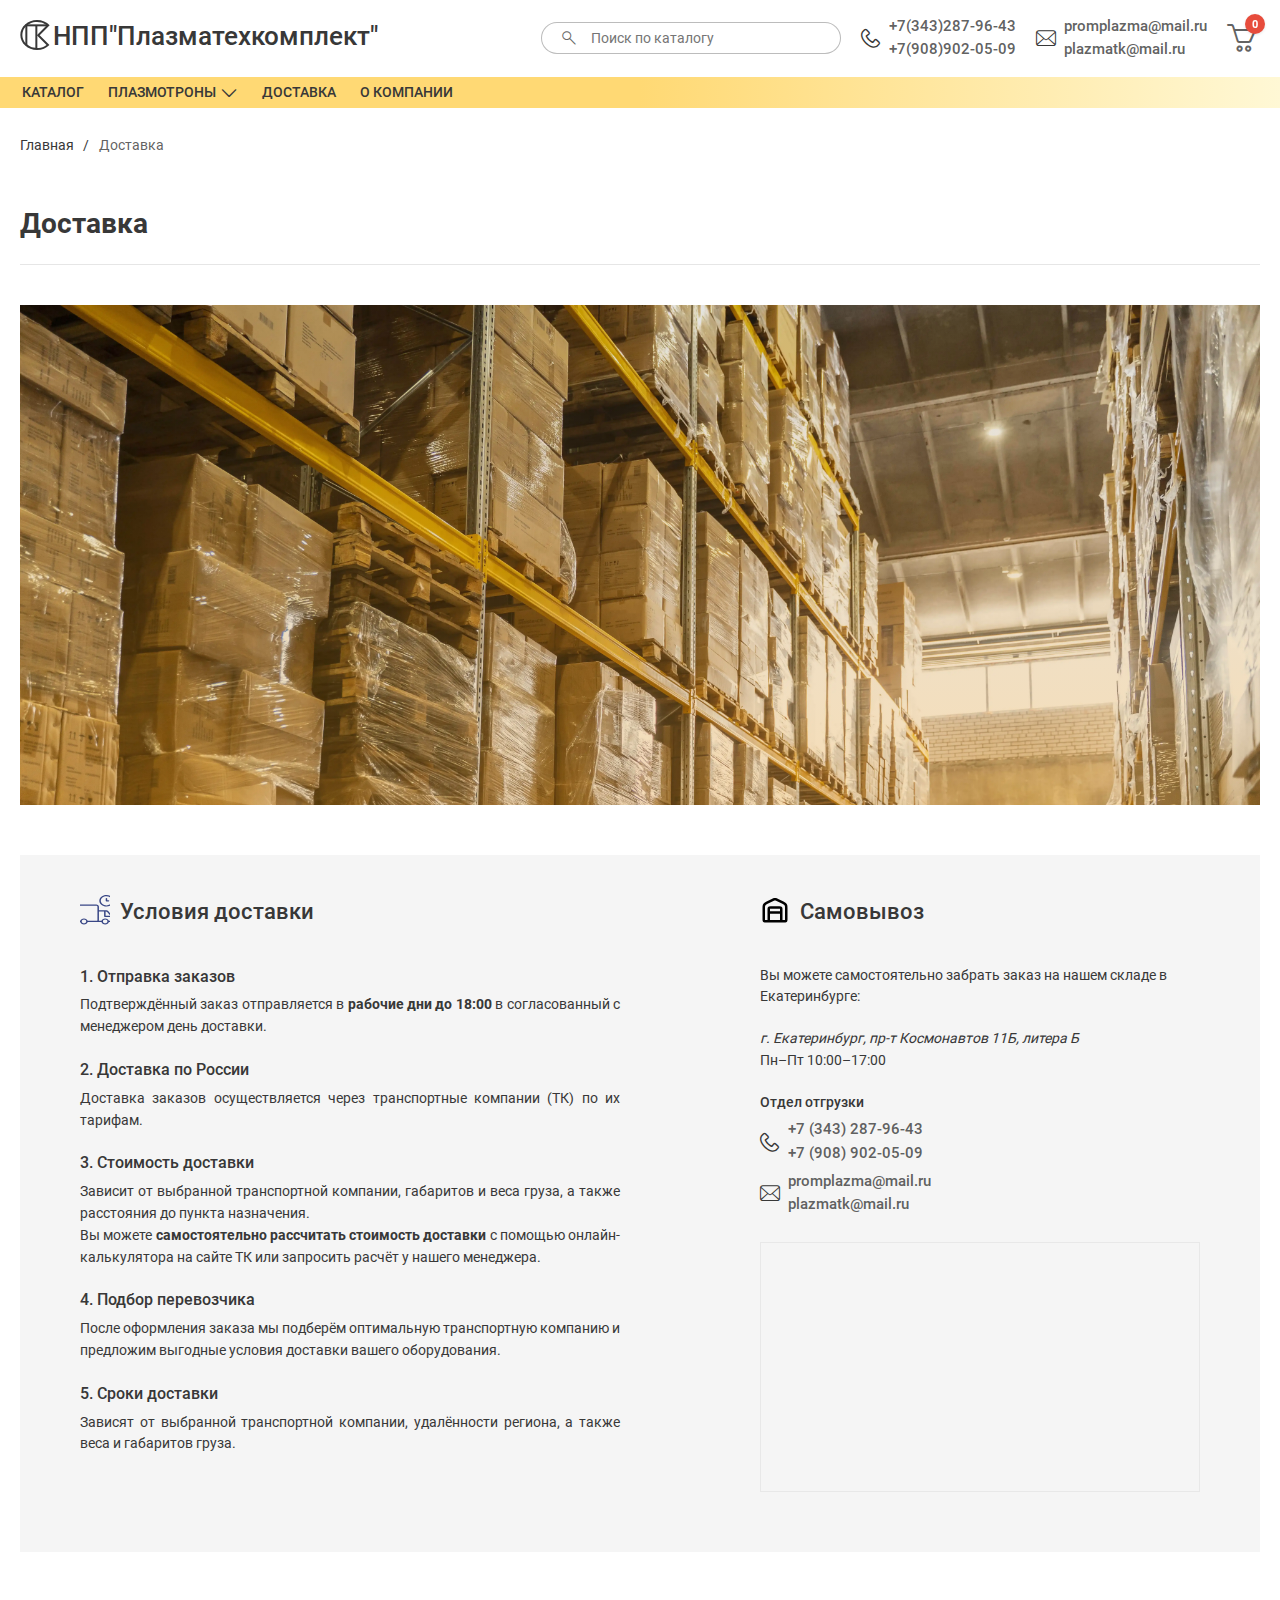
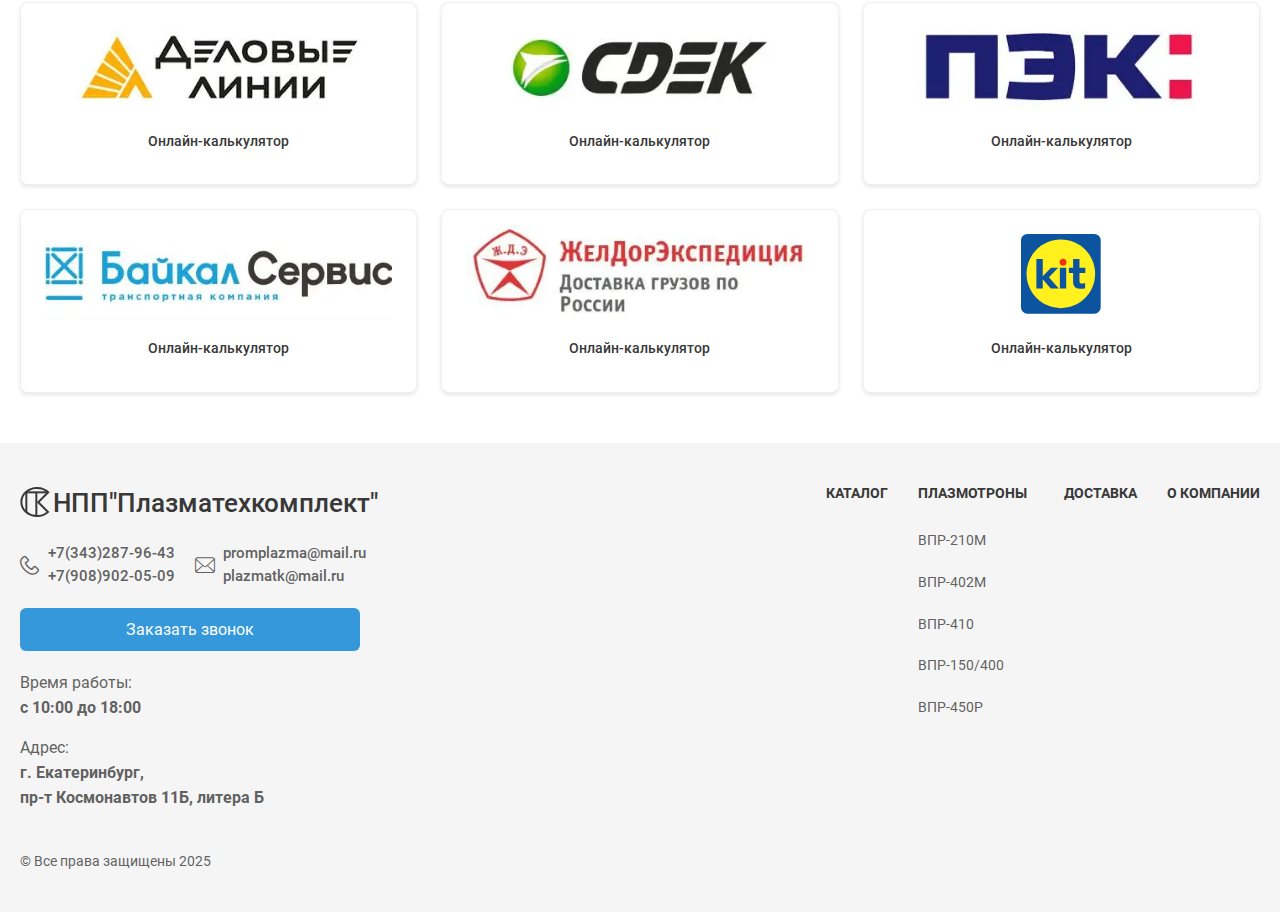
<file: delivery.html>
<!DOCTYPE html>
<html lang="ru">

<head>
	<!-- Базовые мета-теги -->
	<meta charset="UTF-8">
	<meta name="viewport" content="width=device-width, initial-scale=1.0, minimum-scale=1.0">
	<meta name="format-detection" content="telephone=no">
	<meta http-equiv="X-UA-Compatible" content="IE=edge">


	<!-- Заголовок и описание -->
	<title>ПлазмаТехКомплект</title>
	<meta name="description" content="Описание продукта">
	<meta name="keywords" content="плазма, плазмотрон, сопла, электроды, комплектующие">

	<!-- Favicon -->
	<link rel="icon" href="./favicon.ico" type="image/x-icon">
	<link rel="icon" href="./favicon.svg" type="image/svg+xml">
	<link rel="icon" href="./favicon-32x32.png" sizes="32x32">
	<link rel="icon" href="./favicon-192x192.png" sizes="192x192">
	<link rel="apple-touch-icon" href="./apple-touch-icon.png">
	<meta name="theme-color" content="#005f87">



	<!-- Предварительное подключение к Яндекс.Картам -->
	<link rel="preconnect" href="https://yandex.ru">
	<link rel="dns-prefetch" href="https://yandex.ru">

	<!-- Критические стили -->
	<style>
		body {
			visibility: hidden;
		}

		body.loaded {
			visibility: visible;
		}

		html,
		body {
			margin: 0;
			font-family: Roboto, sans-serif;
		}
	</style>

	<!-- Основные стили -->
	<!-- <link  rel="stylesheet" href="./css/style.min.css?_v=20260318153656"> -->
	<link rel="preload" href="./css/style.min.css?_v=20250723163836" as="style">
	<link rel="stylesheet" href="./css/style.min.css?_v=20250723163836">



	<!-- JavaScript для снятия скрытия -->
	<script>
		window.addEventListener('load', function() {
			document.body.classList.add('loaded');
		});
	</script>

	<!-- Schema.org разметка -->
	<script type="application/ld+json">
		{
			"@context": "https://schema.org",
			"@graph": [{
					"@type": "IndustrialEquipmentStore",
					"name": "ПлазмаТехКомплект",
					"url": "https://plazmatk.ru/",
					"logo": "https://plazmatk.img/logo.png",
					"description": "С 1995 года ПлазмаТехКомплект создаёт высококачественные плазмотроны и расходные материалы, такие как электроды и сопла, обеспечивая точность и долговечность. Производитель комплектующих для плазменной резки.",
					"address": {
						"@type": "PostalAddress",
						"streetAddress": "пр-т Космонавтов 11Б, литера Б",
						"addressLocality": "Екатеринбург",
						"postalCode": "620000",
						"addressCountry": "RU"
					},
					"telephone": "+7 (343) 287-96-43",
					"openingHours": "Mo-Fr 10:00-18:00",
					"sameAs": ["https://plazmatk.ru/catalog.html"]
				},
				{
					"@type": "Product",
					"name": "Название продукта",
					"description": "Описание конкретного продукта",
					"image": "https://plazmatk.img/product.png",
					"url": "https://plazmatk.ru/product.html",
					"brand": {
						"@type": "Brand",
						"name": "ПлазмаТехКомплект"
					},
					"offers": {
						"@type": "Offer",
						"url": "https://plazmatk.ru/product.html",
						"priceCurrency": "RUB",
						"price": "10000",
						"availability": "https://schema.org/InStock"
					}
				}
			]
		}
	</script>

	<!-- OpenGraph разметка -->
	<meta property="og:title" content="Название продукта">
	<meta property="og:description" content="Описание продукта">
	<meta property="og:type" content="website">
	<meta property="og:url" content="https://plazmatk.ru/product.html">
	<meta property="og:image" content="https://plazmatk.img/product.png">
	<meta property="og:image:width" content="1200">
	<meta property="og:image:height" content="630">
	<meta property="og:site_name" content="ПлазмаТехКомплект">

	<!-- Twitter Card разметка -->
	<meta name="twitter:card" content="summary_large_image">
	<meta name="twitter:title" content="Название продукта">
	<meta name="twitter:description" content="Описание продукта">
	<meta name="twitter:image" content="https://plazmatk.img/product.png">

	<!-- SEO -->
	<link rel="canonical" href="https://plazmatk.ru/product.html">
	<meta name="robots" content="index, follow">

	<!-- Многоязычность -->
	<link rel="alternate" hreflang="ru" href="https://plazmatk.ru/product.html">
</head>

<body>
	<div class="wrapper">
		<header class="header">
			<div class="header__wrapper">
				<div class="header__top">
					<div class="header__container">
						<div class="header__body">
							<div class="header__main">
								<div class="header__logo">
									<a href="index.html" class="header__logo-img" aria-label="НПП Плазматехкомплект - Главная страница">
										<svg width="43.972534" height="45.000000" viewBox="0 0 43.9725 45" fill="none" role="img" xmlns="http://www.w3.org/2000/svg">
											<title>Логотип НПП Плазматехкомплект</title>
											<path id="subtract-border-1" d="M29 22.81L43.97 7.84C39.38 3.04 32.58 0 25 0C11.19 0 0 10.07 0 22.5C0 34.92 11.19 45 25 45C32.41 45 39.07 42.09 43.65 37.47L29 22.81ZM34.44 4.88C36.35 5.69 38.08 6.71 39.63 7.94L24.75 22.81L39.29 37.35C38.18 38.21 37.02 38.95 35.79 39.57C32.6 41.19 29 42 25 42C21.26 42 17.86 41.28 14.8 39.84C12.83 38.91 11.01 37.69 9.32 36.18C6.81 33.91 5.04 31.37 4.02 28.56C3.34 26.66 3 24.64 3 22.5C3 20.35 3.34 18.33 4.02 16.43C5.04 13.62 6.81 11.08 9.32 8.81C11.01 7.3 12.83 6.08 14.8 5.15C17.86 3.71 21.26 3 25 3C27.25 3 29.42 3.28 31.52 3.86C32.51 4.14 33.48 4.48 34.44 4.88Z" fill="#000000" fill-opacity="1.000000" fill-rule="evenodd" />
											<path id="line-1-border-1" d="M41 9.5L8 9.5L8 6.5L41 6.5L41 9.5Z" fill="#000000" fill-opacity="1.000000" fill-rule="evenodd" />
											<path id="line-2-border-1" d="M25.5 8L25.5 43L22.5 43L22.5 8L25.5 8Z" fill="#000000" fill-opacity="1.000000" fill-rule="evenodd" />
											<path id="line-2-border-2" d="M10.5 7L10.5 38L7.5 38L7.5 7L10.5 7Z" fill="#000000" fill-opacity="1.000000" fill-rule="evenodd" />
										</svg>
									</a>
									<a href="index.html" class="header__logo-text">НПП"Плазматехкомплект"</a>
									<a href="index.html" class="header__logo-text-short">ПТК</a>
								</div>
							</div>

							<div class="search-form">
								<!-- Иконка поиска (видна только на мобильных) -->
								<button type="button" class="search-form__icon _icon-search" aria-label="Открыть поиск"></button>

								<!-- Сама форма поиска -->
								<form action="/search" class="search-form__item">
									<button type="submit" class="search-form__btn _icon-search" aria-label="Найти"></button>
									<label for="search-input" class="visually-hidden">Поиск по каталогу</label>
									<input autocomplete="off" type="text" name="search" placeholder="Поиск по каталогу" class="search-form__input" id="search-input" required>
									<button type="reset" class="search-form__clear _icon-cross" aria-label="Очистить поиск"></button>
								</form>
							</div>

							<div data-da=".header__container,640" class="header__actions">
								<div class="actions__contacts actions__contacts-header" itemscope itemtype="http://schema.org/Organization">
									<meta itemprop="name" content="НПП Плазматехкомплект">
									<div class="phones">
										<div class="phones__icon _icon-phone"></div>
										<div class="phones__item">
											<a href="tel:+73432879643" class="phones__link" itemprop="telephone">+7(343)287-96-43</a>
											<a href="tel:+79089020509" class="phones__link" itemprop="telephone">+7(908)902-05-09</a>
										</div>
									</div>

									<div class="emails">
										<div class="emails__icon _icon-mail"></div>
										<div class="emails__item">
											<a href="mailto:promplazma@mail.ru" class="emails__link" itemprop="email">promplazma@mail.ru</a>
											<a href="mailto:plazmatk@mail.ru" class="emails__link" itemprop="email">plazmatk@mail.ru</a>
										</div>
									</div>
								</div>

								<div data-da=".header__main,640" class="header__actions-item actions-header__cart cart-header" itemscope itemtype="http://schema.org/Action">
									<a href="#" class="cart-header__icon _icon-cart" id="cart-icon" itemprop="target">
										<meta itemprop="url" content="https://plazmatk.ru/cart">
										<meta itemprop="name" content="Открыть корзину">
									</a>
									<div class="cart-header__body">
										<ul class="cart-header__list cart-list"></ul>
									</div>
									<span class="cart-count" itemprop="result">0</span>
								</div>
							</div>
							<!-- Бургер меню -->
							<button type="button" class="menu__icon icon-menu" aria-label="Открыть меню" aria-expanded="false">
								<span></span>
								<span></span>
								<span></span>
							</button>
						</div>
					</div>
				</div>

				<div class="header__bottom">
					<div class="header__menu menu__container">
						<nav class="menu__body" itemscope itemtype="http://schema.org/SiteNavigationElement">
							<div class="header__bottom-title">Меню</div>
							<ul data-spollers="767.98,max" class="menu__list">
								<li class="menu__item">
									<a href="catalog.html" class="menu__link" itemprop="url">Каталог</a>
								</li>
								<li class="menu__item">
									<a href="#" class="menu__link" itemprop="url">Плазмотроны</a>
									<button data-spoller type="button" class="menu__arrow _icon-arrow-down" aria-expanded="false" aria-controls="submenu-2"></button>
									<ul class="menu__sub-list" id="submenu-2">
										<li class="menu__sub-item">
											<a href="plazmotron-vpr-210m.html" class="menu__sub-link">ВПР-210М</a>
										</li>
										<li class="menu__sub-item">
											<a href="plazmotron-vpr-402m.html" class="menu__sub-link">ВПР-402М</a>
										</li>
										<li class="menu__sub-item">
											<a href="plazmotron-vpr-410.html" class="menu__sub-link">ВПР-410</a>
										</li>
										<li class="menu__sub-item">
											<a href="plazmotron-vpr-150-400.html" class="menu__sub-link">ВПР-150/400</a>
										</li>
										<li class="menu__sub-item">
											<a href="plazmotron-vpr-450.html" class="menu__sub-link">ВПР-450Р</a>
										</li>
									</ul>
								</li>
								<li class="menu__item">
									<a href="delivery.html" class="menu__link" itemprop="url">Доставка</a>
								</li>
								<li class="menu__item">
									<a href="#" class="menu__link" itemprop="url">О компании</a>
								</li>
							</ul>
							<div class="menu__body-decor"></div>
						</nav>
					</div>
				</div>
			</div>
		</header>
		<main class="page">
			<div class="breadcrumbs__container">
				<nav class="breadcrumbs" aria-label="Хлебные крошки">
					<ul class="breadcrumbs__list">
						<li class="breadcrumbs__item">
							<a href="index.html" class="breadcrumbs__link">Главная</a>
						</li>
						<li class="breadcrumbs__item">
							<span class="breadcrumbs__current">Доставка</span>
						</li>
					</ul>
				</nav>
			</div>

			<section class="delivery" itemscope itemtype="http://schema.org/ShippingDeliveryTime">
				<div class="delivery__container">
					<div class="delivery__title-wrapper">
						<h2 class="delivery__title title" itemprop="name">Доставка</h2>
					</div>
					<div class="delivery__banner">
						<h3 class="delivery__banner-title">Отправка оборудования со склада в Екатеринбурге</h3>
						<p class="delivery__banner-subtitle" itemprop="description">
							Как производитель промышленного оборудования, мы бережно упаковываем заказы и
							отправляем их через проверенных транспортных партнёров. Выбирайте удобную ТК — мы организуем
							доставку по всей России.
						</p>
						<meta itemprop="transitTime" content="P3D">
						<link itemprop="businessDays" href="http://purl.org/goodrelations/v1#Monday">
						<link itemprop="businessDays" href="http://purl.org/goodrelations/v1#Tuesday">
						<link itemprop="businessDays" href="http://purl.org/goodrelations/v1#Wednesday">
						<link itemprop="businessDays" href="http://purl.org/goodrelations/v1#Thursday">
						<link itemprop="businessDays" href="http://purl.org/goodrelations/v1#Friday">
						<meta itemprop="cutOffTime" content="18:00:00+05:00">
					</div>
				</div>
			</section>

			<section class="terms">
				<div class="terms__container">
					<h2 class="visually-hidden">Условия доставки</h2>
					<div class="terms__wrapper">
						<div class="terms__item" itemscope itemtype="http://schema.org/OfferShippingDetails">
							<div class="terms__item-top">
								<div class="terms__item-image">
									<img class="terms__item-img" src="img/icons/truck.svg" alt="Доставка промышленного оборудования по России" title="Условия доставки промышленного оборудования" loading="lazy" itemprop="image" width="30" height="30">
								</div>
								<h3 class="terms__title" itemprop="name">Условия доставки</h3>
							</div>
							<div class="terms__content" itemprop="shippingDetails">
								<ul class="terms__list">
									<li class="terms__items">
										<h4 class="terms__content-title">1. Отправка заказов</h4>
										<p class="terms__content-text">
											Подтверждённый заказ отправляется в <strong itemprop="deliveryLeadTime">рабочие дни
												до 18:00</strong> в согласованный с менеджером день доставки.
										</p>
									</li>
									<li class="terms__items">
										<h4 class="terms__content-title">2. Доставка по России</h4>
										<p class="terms__content-text">
											Доставка заказов осуществляется через транспортные
											компании (ТК) по их тарифам.
											<meta itemprop="shippingDestination" content="Россия">
										</p>
									</li>
									<li class="terms__items">
										<h4 class="terms__content-title">3. Стоимость доставки</h4>
										<p class="terms__content-text">
											Зависит от выбранной транспортной компании, габаритов и веса груза, а также
											расстояния до пункта назначения.<br>
											Вы можете <strong>самостоятельно рассчитать стоимость доставки</strong> с
											помощью
											онлайн-калькулятора на сайте ТК или запросить расчёт у нашего менеджера.
											<span itemprop="shippingRate" itemscope itemtype="http://schema.org/MonetaryAmount">
												<meta itemprop="currency" content="RUB">
												<meta itemprop="value" content="По тарифам ТК">
											</span>
										</p>
									</li>
									<li class="terms__items">
										<h4 class="terms__content-title">4. Подбор перевозчика</h4>
										<p class="terms__content-text">
											После оформления заказа мы подберём оптимальную транспортную компанию
											и предложим выгодные условия доставки вашего оборудования.
										</p>
									</li>
									<li class="terms__items">
										<h4 class="terms__content-title">5. Сроки доставки</h4>
										<p class="terms__content-text">
											Зависят от выбранной транспортной компании, удалённости региона, а также
											веса и габаритов груза.
											<meta itemprop="deliveryTime" content="P1-7D">
										</p>
									</li>
								</ul>
							</div>
						</div>

						<div class="terms__item item-terms" itemscope itemtype="http://schema.org/PickupLocation">
							<div class="terms__item-top">
								<div class="terms__item-image" aria-hidden="true">
									<img class="terms__item-img" src="img/icons/warehouse.svg" alt="Самовывоз промышленного оборудования в Екатеринбурге" loading="lazy" width="30" height="30">
								</div>
								<h3 class="terms__title" itemprop="name">Самовывоз</h3>
							</div>

							<div class="terms__content">
								<p class="terms__text">
									Вы можете самостоятельно забрать заказ на нашем складе в Екатеринбурге:
								</p>

								<div class="terms__info-block" itemprop="address" itemscope itemtype="http://schema.org/PostalAddress">
									<address class="terms__address">
										<span itemprop="addressLocality">г. Екатеринбург</span>,
										<span itemprop="streetAddress">пр-т Космонавтов 11Б, литера Б</span>
									</address>

									<p class="terms__schedule" itemprop="openingHours" content="Mo-Fr 10:00-17:00">
										<span class="terms__days">Пн–Пт</span>
										<span class="terms__time">10:00–17:00</span>
									</p>
								</div>
							</div>

							<div class="actions__contacts actions__contacts-delivery">
								<p class="terms__contact-text">Отдел отгрузки</p>
								<div class="phones" itemprop="telephone">
									<div class="phones__icon _icon-phone"></div>
									<div class="phones__item">
										<a href="tel:+73432879643" class="phones__link" itemprop="telephone">+7 (343)
											287-96-43</a>
										<a href="tel:+79089020509" class="phones__link" itemprop="telephone">+7 (908)
											902-05-09</a>
									</div>
								</div>

								<div class="emails" itemprop="email">
									<div class="emails__icon _icon-mail"></div>
									<div class="emails__item">
										<a href="mailto:promplazma@mail.ru" class="emails__link" itemprop="email">promplazma@mail.ru</a>
										<a href="mailto:plazmatk@mail.ru" class="emails__link" itemprop="email">plazmatk@mail.ru</a>
									</div>
								</div>

								<div id="map" style="width: 100%; max-width: 600px; height: 250px;"></div>
								<script src="https://api-maps.yandex.ru/2.1/?lang=ru_RU&apikey=34202b0c-6ef0-4eae-a85d-84ee4b506f8b&_v=20260318153656"></script>
								<script>
									ymaps.ready(function() {
										var myMap = new ymaps.Map("map", {
											center: [56.868654, 60.605874], // Координаты Екатеринбурга
											zoom: 15
										});
										myMap.geoObjects.add(new ymaps.Placemark([56.868654, 60.605874], {
											hintContent: 'ПлазмаТехКомплект',
											balloonContent: 'г. Екатеринбург, пр-т Космонавтов 11Б, литера Б'
										}));
									});
								</script>
							</div>
						</div>
					</div>
				</div>
			</section>

			<section class="companies">
				<div class="companies__container">
					<h2 class="visually-hidden">Партнеры по доставке оборудования</h2>
					<div class="companies__wrapper">
						<div class="companies__item" itemscope itemtype="http://schema.org/Organization">
							<div class="companies__image">
								<picture><source srcset="img/tk/dl.webp" type="image/webp"><img src="img/tk/dl.png" alt="Деловые линии - транспортный партнер" class="companies__img" loading="lazy" itemprop="logo"></picture>
							</div>
							<span class="visually-hidden" itemprop="name">Деловые линии</span>
							<a target="_blank" rel="nofollow" href="https://www.dellin.ru/requests/?utm_referrer=https%3A%2F%2Fsvarnoff.ru%2F&step=freight&requestType=cargo-single" class="companies__link">Онлайн-калькулятор</a>
						</div>
						<div class="companies__item" itemscope itemtype="http://schema.org/Organization">
							<div class="companies__image">
								<picture><source srcset="img/tk/cdek.webp" type="image/webp"><img src="img/tk/cdek.png" alt="СДЕК - транспортный партнер" class="companies__img" loading="lazy" itemprop="logo"></picture>
							</div>
							<span class="visually-hidden" itemprop="name">СДЕК</span>
							<a target="_blank" rel="nofollow" href="https://my.cdek.ru/lkfl/delivery?utm_source=cdekru&utm_campaign=calc" class="companies__link">Онлайн-калькулятор</a>
						</div>
						<div class="companies__item" itemscope itemtype="http://schema.org/Organization">
							<div class="companies__image">
								<picture><source srcset="img/tk/pek.webp" type="image/webp"><img src="img/tk/pek.png" alt="ПЭК - транспортный партнер" class="companies__img" loading="lazy" itemprop="logo"></picture>
							</div>
							<span class="visually-hidden" itemprop="name">ПЭК</span>
							<a target="_blank" rel="nofollow" href="https://pecom.ru/services-are/shipping-request/" class="companies__link">Онлайн-калькулятор</a>
						</div>
						<div class="companies__item" itemscope itemtype="http://schema.org/Organization">
							<div class="companies__image">
								<picture><source srcset="img/tk/bkl.webp" type="image/webp"><img src="img/tk/bkl.png" alt="Байкал сервис - транспортный партнер" class="companies__img" loading="lazy" itemprop="logo"></picture>
							</div>
							<span class="visually-hidden" itemprop="name">Байкал сервис</span>
							<a target="_blank" rel="nofollow" href="https://request.baikalsr.ru/calculator/?guid=d6f0fad1-e269-1fbd-8d68-e430853a6721" class="companies__link">Онлайн-калькулятор</a>
						</div>
						<div class="companies__item" itemscope itemtype="http://schema.org/Organization">
							<div class="companies__image">
								<picture><source srcset="img/tk/jld.webp" type="image/webp"><img src="img/tk/jld.png" alt="Желдорэкспедиция - транспортный партнер" class="companies__img" loading="lazy" itemprop="logo"></picture>
							</div>
							<span class="visually-hidden" itemprop="name">Желдорэкспедиция</span>
							<a target="_blank" rel="nofollow" href="https://www.jde.ru/online/calculator.html" class="companies__link">Онлайн-калькулятор</a>
						</div>
						<div class="companies__item" itemscope itemtype="http://schema.org/Organization">
							<div class="companies__image">
								<img src="img/tk/kit.svg" alt="Кит - транспортный партнер" class="companies__img" loading="lazy" itemprop="logo">
							</div>
							<span class="visually-hidden" itemprop="name">Кит</span>
							<a target="_blank" rel="nofollow" href="https://tk-kit.ru/order" class="companies__link">Онлайн-калькулятор</a>
						</div>
					</div>
				</div>
			</section>
		</main>
		<footer class="footer">
			<div class="footer__container">
				<div class="footer__body">
					<div class="footer__main">
						<div class="footer__block">
							<div class="footer__logo">
								<a href="index.html" class="footer__logo-img" aria-label="НПП Плазматехкомплект - Главная страница">
									<svg width="44" height="45" viewBox="0 0 44 45" fill="none" xmlns="http://www.w3.org/2000/svg" role="img" aria-label="Логотип компании НПП Плазматехкомплект">
										<title>Логотип компании НПП Плазматехкомплект - переход на главную страницу</title>
										<path id="subtract-border-2" d="M29 22.81L43.97 7.84C39.38 3.04 32.58 0 25 0C11.19 0 0 10.07 0 22.5C0 34.92 11.19 45 25 45C32.41 45 39.07 42.09 43.65 37.47L29 22.81ZM34.44 4.88C36.35 5.69 38.08 6.71 39.63 7.94L24.75 22.81L39.29 37.35C38.18 38.21 37.02 38.95 35.79 39.57C32.6 41.19 29 42 25 42C21.26 42 17.86 41.28 14.8 39.84C12.83 38.91 11.01 37.69 9.32 36.18C6.81 33.91 5.04 31.37 4.02 28.56C3.34 26.66 3 24.64 3 22.5C3 20.35 3.34 18.33 4.02 16.43C5.04 13.62 6.81 11.08 9.32 8.81C11.01 7.3 12.83 6.08 14.8 5.15C17.86 3.71 21.26 3 25 3C27.25 3 29.42 3.28 31.52 3.86C32.51 4.14 33.48 4.48 34.44 4.88Z" fill="#000000" fill-opacity="1.000000" fill-rule="evenodd" />
										<path id="line-1-border-2" d="M41 9.5L8 9.5L8 6.5L41 6.5L41 9.5Z" fill="#000000" fill-opacity="1.000000" fill-rule="evenodd" />
										<path id="line-2-border-3" d="M25.5 8L25.5 43L22.5 43L22.5 8L25.5 8Z" fill="#000000" fill-opacity="1.000000" fill-rule="evenodd" />
										<path id="line-2-border-4" d="M10.5 7L10.5 38L7.5 38L7.5 7L10.5 7Z" fill="#000000" fill-opacity="1.000000" fill-rule="evenodd" />
									</svg>
								</a>
								<a href="index.html" class="footer__logo-text">НПП"Плазматехкомплект"</a>
								<a href="index.html" class="footer__logo-text-short">ПТК</a>
							</div>

							<div class="actions__contacts actions__contacts-footer">
								<div class="phones">
									<div class="phones__icon _icon-phone" aria-hidden="true"></div>
									<div class="phones__item">
										<a href="tel:+73432879643" class="phones__link">+7(343)287-96-43</a>
										<a href="tel:+79089020509" class="phones__link">+7(908)902-05-09</a>
									</div>
								</div>

								<div class="emails">
									<div class="emails__icon _icon-mail" aria-hidden="true"></div>
									<div class="emails__item">
										<a href="mailto:promplazma@mail.ru" class="emails__link">promplazma@mail.ru</a>
										<a href="mailto:plazmatk@mail.ru" class="emails__link">plazmatk@mail.ru</a>
									</div>
								</div>
							</div>

							<div class="footer__call-back">
								<button type="button" class="footer__call-back-btn" aria-label="Заказать звонок">Заказать
									звонок</button>
							</div>


							<div class="footer__content">
								<div class="footer__opentime">
									<div class="footer__opentime-text">Время работы:</div>
									<div class="footer__opentime-time">с 10:00 до 18:00</div>
								</div>

								<div class="footer__address">
									<div class="footer__address-text">Адрес:</div>
									<address class="footer__address-location">г. Екатеринбург,<br>
										пр-т Космонавтов 11Б, литера Б</address>
								</div>
							</div>

						</div>

					</div>
					<div class="footer__bottom-wrapper">
						<div class="footer__menu menu">
							<nav class="footer-menu__body">
								<ul data-spollers="767.98,max" class="footer__menu-list">
									<li class="footer-menu__item">
										<a href="catalog.html" class="footer-menu__link">Каталог</a>
									</li>
									<li class="footer-menu__item">
										<a href="#" class="footer-menu__link">ПЛАЗМОТРОНЫ</a>
										<button data-spoller type="button" class="footer-menu__arrow menu__arrow _icon-arrow-down" aria-expanded="false" aria-label="Развернуть раздел меню">
										</button>
										<ul class="footer__sub-list">
											<li class="footer__sub-item">
												<a href="plazmotron-vpr-210m.html" class="footer__sub-link">ВПР-210М</a>
											</li>
											<li class="footer__sub-item">
												<a href="plazmotron-vpr-402m.html" class="footer__sub-link">ВПР-402М</a>
											</li>
											<li class="footer__sub-item">
												<a href="plazmotron-vpr-410.html" class="footer__sub-link">ВПР-410</a>
											</li>
											<li class="footer__sub-item">
												<a href="plazmotron-vpr-150-400.html" class="footer__sub-link">ВПР-150/400</a>
											</li>
											<li class="footer__sub-item">
												<a href="plazmotron-vpr-450.html" class="footer__sub-link">ВПР-450Р</a>
											</li>
										</ul>
									</li>
									<!-- <li class="footer-menu__item">
								<a href="#" class="footer-menu__link">ЭЛЕКТРОДЫ</a>
								<button data-spoller type="button"
									class="footer-menu__arrow menu__arrow _icon-arrow-down" aria-expanded="false"
									aria-label="Развернуть раздел меню">
								</button>
								<ul class="footer__sub-list">
									<li class="footer__sub-item">
										<a href="#" class="footer__sub-link">Пункт меню</a>
									</li>
									<li class="footer__sub-item">
										<a href="#" class="footer__sub-link">Пункт меню</a>
									</li>
									<li class="footer__sub-item">
										<a href="#" class="footer__sub-link">Пункт меню</a>
									</li>
									<li class="footer__sub-item">
										<a href="#" class="footer__sub-link">Пункт меню</a>
									</li>
								</ul>
							</li> -->
									<li class="footer-menu__item">
										<a href="delivery.html" class="footer-menu__link">Доставка</a>
									</li>
									<li class="footer-menu__item">
										<a href="#" class="footer-menu__link">О компании</a>
									</li>
								</ul>
							</nav>
						</div>
					</div>
				</div>
				<div class="footer__rights">© Все права защищены 2025</div>
			</div>
		</footer>
	</div>
	<!-- Общие элементы корзины -->
	<div class="cart-modal" aria-labelledby="cart-title" tabindex="-1" aria-describedby="cart-description">
		<div id="cart-description" class="visually-hidden">
			Управление товарами в корзине
		</div>
		<span tabindex="0" class="focus-trap-start" aria-hidden="true"></span>
		<div class="cart-header">
			<h2 id="cart-title">Корзина</h2>
			<button type="button" class="close-cart" aria-label="Закрыть корзину">×</button>
		</div>
		<div class="cart-items" role="region" aria-live="polite" tabindex="0"></div>
		<div class="cart-total" aria-live="polite">
			Итого: <span class="total-price">0</span> ₽
		</div>
		<div class="cart-footer" style="display: none;">
			<button type="button" class="submit-order">Оформить заказ</button>
		</div>
		<span tabindex="0" class="focus-trap-end" aria-hidden="true"></span>
	</div>
	<div class="cart-overlay"></div>

	<!-- Модальное окно формы заказа -->
	<div class="order-form-modal" aria-modal="true" aria-labelledby="order-form-title" role="dialog" tabindex="-1" aria-describedby="order-form-description">
		<div id="order-form-description" class="visually-hidden">
			Форма для заполнения данных заказа
		</div>
		<span tabindex="0" class="focus-trap-start" aria-hidden="true"></span>
		<div class="order-form-header">
			<h2 id="order-form-title">Оформление заказа</h2>
			<button type="button" class="close-order-form" aria-label="Закрыть форму заказа">×</button>
		</div>
		<form id="order-form" class="order-form">
			<div class="order-form__group">
				<label for="order-name">Имя</label>
				<input type="text" id="order-name" name="name" placeholder="Введите ваше имя" required autocomplete="name">
				<span class="error-message" id="order-name-error"></span>
			</div>
			<div class="order-form__group">
				<label for="order-phone">Телефон</label>
				<input type="tel" id="order-phone" name="phone" placeholder="+7 (___) ___-__-__" required autocomplete="tel">
				<span class="error-message" id="order-phone-error"></span>
			</div>
			<div class="order-form__group">
				<label for="order-email">Email</label>
				<input type="email" id="order-email" name="email" placeholder="Введите ваш email" required autocomplete="email">
				<span class="error-message" id="order-email-error"></span>
			</div>
			<div class="order-form__footer">
				<button type="submit" class="submit-order-form">Отправить заказ</button>
			</div>
		</form>
		<span tabindex="0" class="focus-trap-end" aria-hidden="true"></span>
	</div>
	<div class="order-form-overlay"></div>

	<!-- Модальное окно формы обратного звонка -->
	<div class="call-back-modal" aria-labelledby="call-back-title" aria-describedby="call-back-description" tabindex="-1">
		<div id="call-back-description" class="visually-hidden">
			Форма для заказа обратного звонка
		</div>
		<div class="call-back-header">
			<h2 id="call-back-title">Заказать звонок</h2>
			<button type="button" class="call-back-close" aria-label="Закрыть форму заказа звонка">×</button>
		</div>
		<form id="call-back-form" class="call-back-form">
			<div class="call-back-form__group">
				<label for="call-back-name">Имя</label>
				<input type="text" id="call-back-name" name="name" placeholder="Введите ваше имя" required autocomplete="name">
				<span class="error-message" id="call-back-name-error"></span>
			</div>
			<div class="call-back-form__group">
				<label for="call-back-phone">Телефон</label>
				<input type="tel" id="call-back-phone" name="phone" placeholder="+7 (___) ___-__-__" required autocomplete="tel">
				<span class="error-message" id="call-back-phone-error"></span>
			</div>
			<div class="call-back-form__footer">
				<button type="submit" class="call-back-submit">Отправить</button>
			</div>
		</form>
	</div>
	<div class="call-back-overlay"></div>

	<!-- Кнопка наверх -->
	<button class="scroll-top" aria-label="Наверх">
		<i class="_icon-arrow-down" aria-hidden="true"></i>
	</button>
	<script src="js/app.min.js?_v=20260318153656"></script>
</body>

</html>
</file>
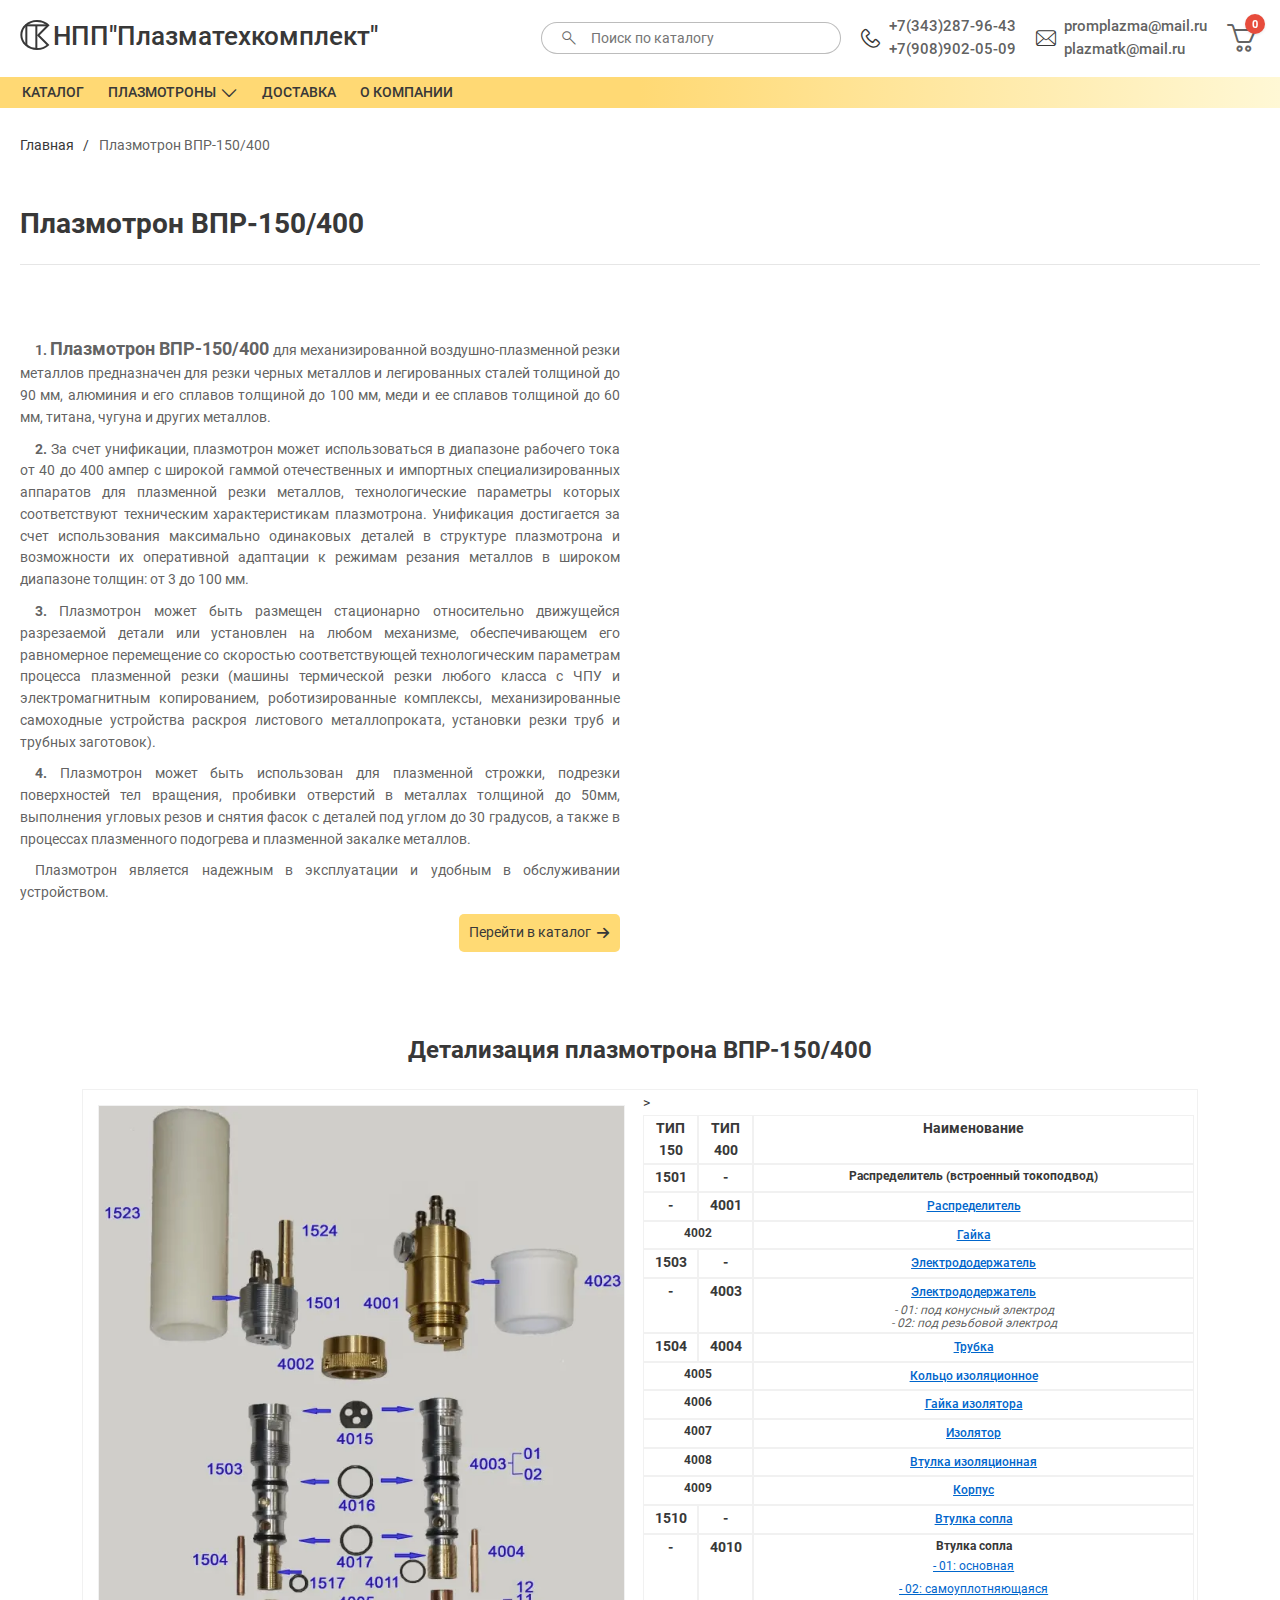
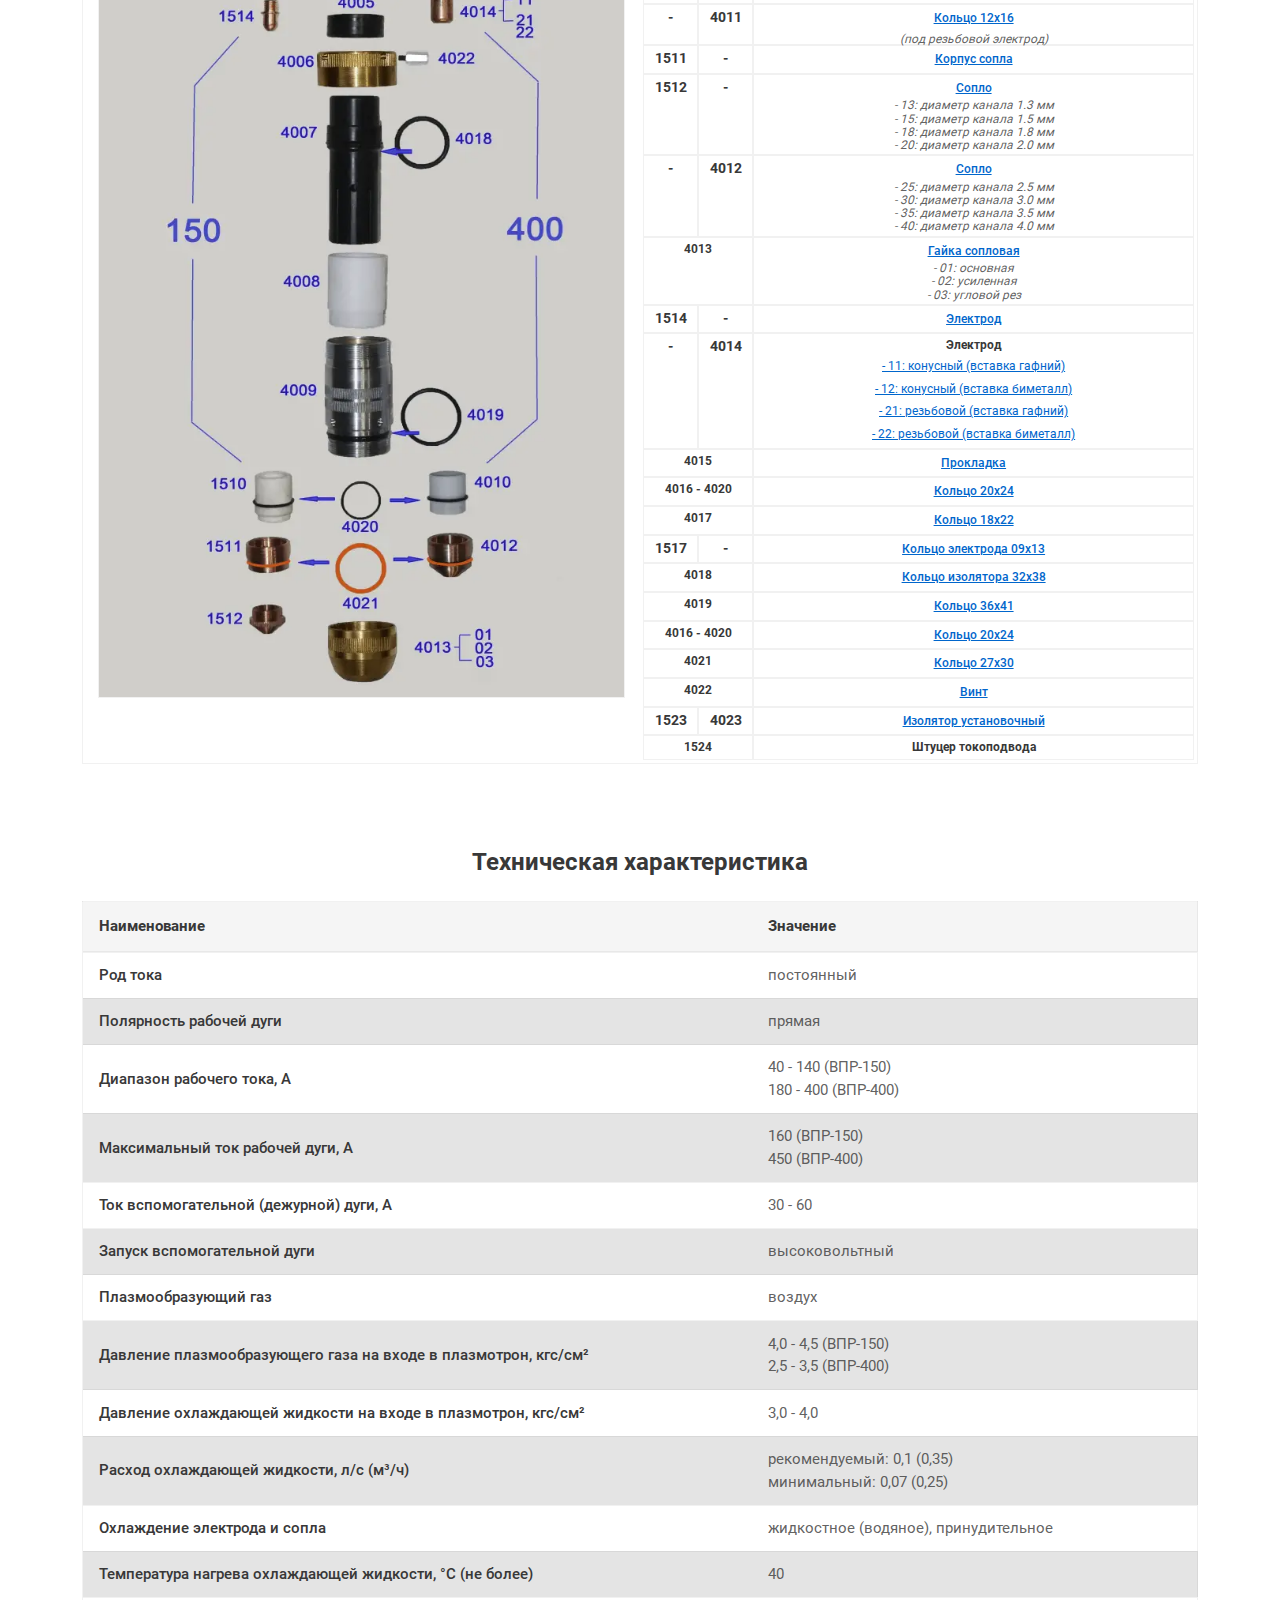
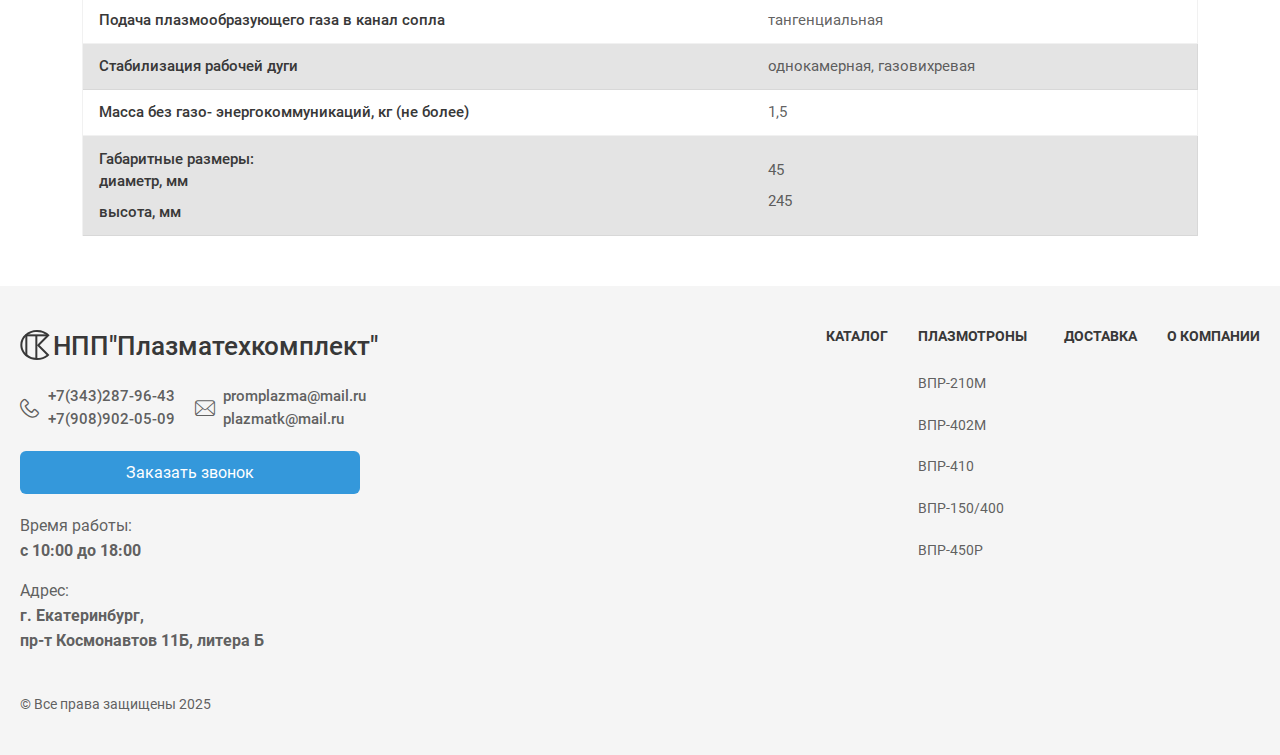
<file: plazmotron-vpr-150-400.html>
<!DOCTYPE html>
<html lang="ru">

<head>
	<!-- Базовые мета-теги -->
	<meta charset="UTF-8">
	<meta name="viewport" content="width=device-width, initial-scale=1.0, minimum-scale=1.0">
	<meta name="format-detection" content="telephone=no">
	<meta http-equiv="X-UA-Compatible" content="IE=edge">


	<!-- Заголовок и описание -->
	<title>ПлазмаТехКомплект</title>
	<meta name="description" content="Описание продукта">
	<meta name="keywords" content="плазма, плазмотрон, сопла, электроды, комплектующие">

	<!-- Favicon -->
	<link rel="icon" href="./favicon.ico" type="image/x-icon">
	<link rel="icon" href="./favicon.svg" type="image/svg+xml">
	<link rel="icon" href="./favicon-32x32.png" sizes="32x32">
	<link rel="icon" href="./favicon-192x192.png" sizes="192x192">
	<link rel="apple-touch-icon" href="./apple-touch-icon.png">
	<meta name="theme-color" content="#005f87">



	<!-- Предварительное подключение к Яндекс.Картам -->
	<link rel="preconnect" href="https://yandex.ru">
	<link rel="dns-prefetch" href="https://yandex.ru">

	<!-- Критические стили -->
	<style>
		body {
			visibility: hidden;
		}

		body.loaded {
			visibility: visible;
		}

		html,
		body {
			margin: 0;
			font-family: Roboto, sans-serif;
		}
	</style>

	<!-- Основные стили -->
	<!-- <link  rel="stylesheet" href="./css/style.min.css?_v=20260318153656"> -->
	<link rel="preload" href="./css/style.min.css?_v=20250723163836" as="style">
	<link rel="stylesheet" href="./css/style.min.css?_v=20250723163836">



	<!-- JavaScript для снятия скрытия -->
	<script>
		window.addEventListener('load', function() {
			document.body.classList.add('loaded');
		});
	</script>

	<!-- Schema.org разметка -->
	<script type="application/ld+json">
		{
			"@context": "https://schema.org",
			"@graph": [{
					"@type": "IndustrialEquipmentStore",
					"name": "ПлазмаТехКомплект",
					"url": "https://plazmatk.ru/",
					"logo": "https://plazmatk.img/logo.png",
					"description": "С 1995 года ПлазмаТехКомплект создаёт высококачественные плазмотроны и расходные материалы, такие как электроды и сопла, обеспечивая точность и долговечность. Производитель комплектующих для плазменной резки.",
					"address": {
						"@type": "PostalAddress",
						"streetAddress": "пр-т Космонавтов 11Б, литера Б",
						"addressLocality": "Екатеринбург",
						"postalCode": "620000",
						"addressCountry": "RU"
					},
					"telephone": "+7 (343) 287-96-43",
					"openingHours": "Mo-Fr 10:00-18:00",
					"sameAs": ["https://plazmatk.ru/catalog.html"]
				},
				{
					"@type": "Product",
					"name": "Название продукта",
					"description": "Описание конкретного продукта",
					"image": "https://plazmatk.img/product.png",
					"url": "https://plazmatk.ru/product.html",
					"brand": {
						"@type": "Brand",
						"name": "ПлазмаТехКомплект"
					},
					"offers": {
						"@type": "Offer",
						"url": "https://plazmatk.ru/product.html",
						"priceCurrency": "RUB",
						"price": "10000",
						"availability": "https://schema.org/InStock"
					}
				}
			]
		}
	</script>

	<!-- OpenGraph разметка -->
	<meta property="og:title" content="Название продукта">
	<meta property="og:description" content="Описание продукта">
	<meta property="og:type" content="website">
	<meta property="og:url" content="https://plazmatk.ru/product.html">
	<meta property="og:image" content="https://plazmatk.img/product.png">
	<meta property="og:image:width" content="1200">
	<meta property="og:image:height" content="630">
	<meta property="og:site_name" content="ПлазмаТехКомплект">

	<!-- Twitter Card разметка -->
	<meta name="twitter:card" content="summary_large_image">
	<meta name="twitter:title" content="Название продукта">
	<meta name="twitter:description" content="Описание продукта">
	<meta name="twitter:image" content="https://plazmatk.img/product.png">

	<!-- SEO -->
	<link rel="canonical" href="https://plazmatk.ru/product.html">
	<meta name="robots" content="index, follow">

	<!-- Многоязычность -->
	<link rel="alternate" hreflang="ru" href="https://plazmatk.ru/product.html">
</head>

<body>
	<div class="wrapper">
		<header class="header">
			<div class="header__wrapper">
				<div class="header__top">
					<div class="header__container">
						<div class="header__body">

							<div class="header__main">
								<div class="header__logo">
									<a href="index.html" class="header__logo-img" aria-label="НПП Плазматехкомплект - Главная страница">
										<svg width="44" height="45" viewBox="0 0 44 45" fill="none" role="img" aria-label="Логотип компании НПП Плазматехкомплект" xmlns="http://www.w3.org/2000/svg">
											<title>Логотип компании НПП Плазматехкомплект - переход на главную страницу</title>
											<path id="subtract-border-1" d="M29 22.81L43.97 7.84C39.38 3.04 32.58 0 25 0C11.19 0 0 10.07 0 22.5C0 34.92 11.19 45 25 45C32.41 45 39.07 42.09 43.65 37.47L29 22.81ZM34.44 4.88C36.35 5.69 38.08 6.71 39.63 7.94L24.75 22.81L39.29 37.35C38.18 38.21 37.02 38.95 35.79 39.57C32.6 41.19 29 42 25 42C21.26 42 17.86 41.28 14.8 39.84C12.83 38.91 11.01 37.69 9.32 36.18C6.81 33.91 5.04 31.37 4.02 28.56C3.34 26.66 3 24.64 3 22.5C3 20.35 3.34 18.33 4.02 16.43C5.04 13.62 6.81 11.08 9.32 8.81C11.01 7.3 12.83 6.08 14.8 5.15C17.86 3.71 21.26 3 25 3C27.25 3 29.42 3.28 31.52 3.86C32.51 4.14 33.48 4.48 34.44 4.88Z" fill="#000000" fill-opacity="1.000000" fill-rule="evenodd" />
											<path id="line-1-border-1" d="M41 9.5L8 9.5L8 6.5L41 6.5L41 9.5Z" fill="#000000" fill-opacity="1.000000" fill-rule="evenodd" />
											<path id="line-2-border-1" d="M25.5 8L25.5 43L22.5 43L22.5 8L25.5 8Z" fill="#000000" fill-opacity="1.000000" fill-rule="evenodd" />
											<path id="line-2-border-2" d="M10.5 7L10.5 38L7.5 38L7.5 7L10.5 7Z" fill="#000000" fill-opacity="1.000000" fill-rule="evenodd" />
										</svg>
									</a>
									<a href="index.html" class="header__logo-text">НПП"Плазматехкомплект"</a>
									<a href="index.html" class="header__logo-text-short">ПТК</a>
								</div>
							</div>

							<div class="search-form">
								<!-- Иконка поиска (видна только на мобильных) -->
								<button type="button" class="search-form__icon _icon-search" aria-label="Открыть поиск"></button>

								<!-- Сама форма поиска -->
								<form action="/search" class="search-form__item">
									<button type="submit" class="search-form__btn _icon-search" aria-label="Найти"></button>
									<label for="search-input" class="visually-hidden">Поиск по каталогу</label>
									<input autocomplete="off" type="text" name="search" placeholder="Поиск по каталогу" class="search-form__input" id="search-input" required>
									<button type="reset" class="search-form__clear _icon-cross" aria-label="Очистить поиск"></button>
								</form>
							</div>

							<div data-da=".header__container,640" class="header__actions">

								<div class="actions__contacts actions__contacts-header" itemscope itemtype="http://schema.org/Organization">
									<meta itemprop="name" content="НПП Плазматехкомплект">
									<div class="phones">
										<div class="phones__icon _icon-phone" aria-hidden="true"></div>
										<div class="phones__item">
											<a href="tel:+73432879643" class="phones__link" itemprop="telephone">+7(343)287-96-43</a>
											<a href="tel:+79089020509" class="phones__link" itemprop="telephone">+7(908)902-05-09</a>
										</div>
									</div>

									<div class="emails">
										<div class="emails__icon _icon-mail" aria-hidden="true"></div>
										<div class="emails__item">
											<a href="mailto:promplazma@mail.ru" class="emails__link" itemprop="email">promplazma@mail.ru</a>
											<a href="mailto:plazmatk@mail.ru" class="emails__link" itemprop="email">plazmatk@mail.ru</a>
										</div>
									</div>
								</div>

								<div data-da=".header__main,640" class="header__actions-item actions-header__cart cart-header" itemscope itemtype="http://schema.org/Action">
									<a href="#" class="cart-header__icon _icon-cart" id="cart-icon" itemprop="target" aria-hidden="true">
										<meta itemprop="url" content="https://plazmatk.ru/cart">
										<meta itemprop="name" content="Открыть корзину">
									</a>
									<div class="cart-header__body">
										<ul class="cart-header__list cart-list"></ul>
									</div>
									<span class="cart-count" itemprop="result">0</span>
								</div>
							</div>
							<!-- Бургер меню -->
							<button type="button" class="menu__icon icon-menu" aria-label="Открыть меню" aria-expanded="false">
								<span></span>
								<span></span>
								<span></span>
							</button>
						</div>
					</div>
				</div>

				<div class="header__bottom">
					<div class="header__menu menu__container">
						<nav class="menu__body" itemscope itemtype="http://schema.org/SiteNavigationElement">
							<div class="header__bottom-title">Меню</div>
							<ul data-spollers="767.98,max" class="menu__list">
								<li class="menu__item">
									<a href="catalog.html" class="menu__link" itemprop="url">Каталог</a>
								</li>
								<li class="menu__item">
									<a href="#" class="menu__link" itemprop="url">Плазмотроны</a>
									<button data-spoller-menu type="button" class="menu__arrow _icon-arrow-down" aria-expanded="false" aria-controls="submenu-2" aria-label="Развернуть подменю"></button>
									<ul class="menu__sub-list" id="submenu-2">
										<li class="menu__sub-item">
											<a href="plazmotron-vpr-210m.html" class="menu__sub-link">ВПР-210М</a>
										</li>
										<li class="menu__sub-item">
											<a href="plazmotron-vpr-402m.html" class="menu__sub-link">ВПР-402М</a>
										</li>
										<li class="menu__sub-item">
											<a href="plazmotron-vpr-410.html" class="menu__sub-link">ВПР-410</a>
										</li>
										<li class="menu__sub-item">
											<a href="plazmotron-vpr-150-400.html" class="menu__sub-link">ВПР-150/400</a>
										</li>
										<li class="menu__sub-item">
											<a href="plazmotron-vpr-450.html" class="menu__sub-link">ВПР-450Р</a>
										</li>
									</ul>
								</li>
								<!-- <li class="menu__item">
							<a href="#" class="menu__link" itemprop="url">Расходники</a>
							<button data-spoller type="button" class="menu__arrow _icon-arrow-down"
								aria-controls="submenu-3"></button>
							<ul class="menu__sub-list" id="submenu-3">
								<li class="menu__sub-item">
									<a href="#" class="menu__sub-link">пункт</a>
								</li>
								<li class="menu__sub-item">
									<a href="#" class="menu__sub-link">пункт</a>
								</li>
								<li class="menu__sub-item">
									<a href="#" class="menu__sub-link">пункт</a>
								</li>
								<li class="menu__sub-item">
									<a href="#" class="menu__sub-link">пункт</a>
								</li>
							</ul>
						</li> -->
								<li class="menu__item">
									<a href="delivery.html" class="menu__link" itemprop="url">Доставка</a>
								</li>
								<li class="menu__item">
									<a href="#" class="menu__link" itemprop="url">О компании</a>
								</li>
							</ul>
							<div class="menu__body-decor"></div>
						</nav>
					</div>
				</div>
			</div>
		</header>
		<main class="page">

			<!-- Хлебные крошки для страницы каталога -->
			<div class="breadcrumbs__container">
				<nav class="breadcrumbs" aria-label="Хлебные крошки">
					<ul class="breadcrumbs__list">
						<li class="breadcrumbs__item">
							<a href="index.html" class="breadcrumbs__link">Главная</a>
						</li>
						<li class="breadcrumbs__item">
							<span class="breadcrumbs__current">Плазмотрон ВПР-150/400</span>
						</li>
					</ul>
				</nav>
			</div>

			<section class="plazmotron" itemscope itemtype="https://schema.org/Product">
				<div class="plazmotron__container">
					<h2 class="plazmotron__title title" itemprop="name">Плазмотрон ВПР-150/400</h2>

					<div class="products__wrapper">
						<div class="products__content">
							<div class="products__description" itemprop="description">
								<p><strong>1.</strong> <span>Плазмотрон ВПР-150/400</span> для механизированной
									воздушно-плазменной резки металлов предназначен для
									резки черных металлов и легированных сталей толщиной до 90 мм, алюминия и его
									сплавов толщиной до 100 мм, меди и ее сплавов толщиной до 60 мм, титана, чугуна и
									других металлов.</p>

								<p><strong>2.</strong> За счет унификации, плазмотрон может использоваться в диапазоне
									рабочего тока от 40 до 400 ампер с широкой гаммой отечественных и импортных
									специализированных аппаратов для плазменной резки металлов, технологические
									параметры которых соответствуют техническим характеристикам плазмотрона.
									Унификация достигается за счет использования максимально одинаковых деталей в
									структуре плазмотрона и возможности их оперативной адаптации к режимам резания
									металлов в широком диапазоне толщин: от 3 до 100 мм.
								</p>

								<p><strong>3.</strong> Плазмотрон может быть размещен стационарно относительно
									движущейся разрезаемой детали или установлен на любом механизме, обеспечивающем его
									равномерное перемещение со скоростью соответствующей технологическим параметрам
									процесса плазменной резки (машины термической резки любого класса с ЧПУ и
									электромагнитным копированием, роботизированные комплексы, механизированные
									самоходные устройства раскроя листового металлопроката, установки резки труб и
									трубных заготовок).</p>

								<p><strong>4.</strong> Плазмотрон может быть использован для плазменной строжки,
									подрезки поверхностей тел вращения, пробивки отверстий в металлах толщиной до 50мм,
									выполнения угловых резов и снятия фасок с деталей под углом до 30 градусов, а также
									в
									процессах плазменного подогрева и плазменной закалке металлов.</p>

								<p>Плазмотрон является надежным в эксплуатации и удобным в обслуживании устройством.</p>

								<div class="products__description-link btn">
									<a href="catalog.html" class="_icon-arrow-right" aria-label="Перейти в каталог продукции">Перейти в каталог</a>
								</div>
							</div>
						</div>

						<div class="products__image">
							<picture><source srcset="img/plazmotron/vpr-150-400.webp" type="image/webp"><img src="img/plazmotron/vpr-150-400.webp" alt="Плазмотрон ВПР-150/400 - внешний вид" itemprop="image" loading="lazy"></picture>
						</div>
					</div>

					<div class="plazmotron__table">
						<h3 class="plazmotron__table-title">Детализация плазмотрона ВПР-150/400</h3>

						<div class="specification equal-height">
							<div class="image-section equal-height-image">
								<picture><source srcset="img/plazmotron/detail-150-400.webp" type="image/webp"><img src="img/plazmotron/detail-150-400.webp" alt="Схема деталей плазмотронов ВПР-150 и ВПР-400 с нумерацией компонентов" itemprop="image" loading="lazy"></picture>
							</div>

							<div class="table-section compact-table">
								<table class="parts-table compact-table">
									<caption class="parts-table__caption visually-hidden">Таблица деталей плазмотронов
										ВПР-150 и ВПР-400 с указанием номеров и наименований</caption>
									<thead>
										<tr>
											<th scope="col">ТИП<br> 150</th>
											<th scope="col">ТИП<br> 400</th>
											<th scope="col">Наименование</th>
										</tr>
									</thead>
									<tbody>
										<tr>
											<th scope="row">1501</th>
											<th scope="row">-</th>
											<td>Распределитель (встроенный токоподвод)</td>
										</tr>
										<tr>
											<th scope="row">-</th>
											<th scope="row">4001</th>
											<td><a href="catalog.html?article=4001" class="part-link">Распределитель</a>
										</tr>
										<tr>
											<td colspan="2">4002</td>
											<td><a href="catalog.html?article=4002" class="part-link">Гайка</a></td>
										</tr>
										<tr>
											<th scope="row">1503</th>
											<th scope="row">-</th>
											<td><a href="catalog.html?article=1503" class="part-link">Электрододержатель</a></td>
										</tr>
										<tr>
											<th scope="row">-</th>
											<th scope="row">4003</th>
											<td>
												<a href="catalog.html?article=4003" class="part-link">Электрододержатель</a><br>
												<span class="part-variant compact-variant">- 01: под конусный
													электрод</span>
												<span class="part-variant compact-variant">- 02: под резьбовой
													электрод</span>
											</td>
										</tr>
										<tr>
											<th scope="row">1504</th>
											<th scope="row">4004</th>
											<td><a href="catalog.html?article=1504-4004" class="part-link">Трубка</a>
										</tr>
										<tr>
											<td colspan="2">4005</td>
											<td><a href="catalog.html?article=4005" class="part-link">Кольцо
													изоляционное</a>
											<td>
										</tr>
										<tr>
											<td colspan="2">4006</td>
											<td><a href="catalog.html?article=4006" class="part-link">Гайка
													изолятора</a></td>
										</tr>
										<tr>
											<td colspan="2">4007</td>
											<td><a href="catalog.html?article=4007" class="part-link">Изолятор</a></td>
										</tr>
										<tr>
											<td colspan="2">4008</td>
											<td><a href="catalog.html?article=4008" class="part-link">Втулка
													изоляционная</a></td>
										</tr>
										<tr>
											<td colspan="2">4009</td>
											<td><a href="catalog.html?article=4009" class="part-link">Корпус</a></td>
										</tr>
										<tr>
											<th scope="row">1510</th>
											<th scope="row">-</th>
											<td><a href="catalog.html?article=1510" class="part-link">Втулка сопла</a>
										</tr>
										<tr>
											<th scope="row">-</th>
											<th scope="row">4010</th>
											<td>
												<!-- <a href="catalog.html?article=410009-01" class="part-link">Втулка
                                                    сопла</a> -->
												Втулка сопла<br>
												<!-- <span class="part-variant compact-variant">- 01: основная</span> -->
												<a href="catalog.html?article=4010-01" class="part-link">
													<span class="part-variant__link">- 01: основная</span>
												</a><br>
												<!-- <span class="part-variant compact-variant">- 02: самоуплотняющаяся</span> -->
												<a href="catalog.html?article=4010-02" class="part-link">
													<span class="part-variant__link">- 02: самоуплотняющаяся</span>
												</a><br>
											</td>
										</tr>
										<tr>
											<th scope="row">-</th>
											<th scope="row">4011</th>
											<td>
												<a href="catalog.html?article=4011, 4017, 4018, 4019, 4016-4020" class="part-link">Кольцо
													12x16</a><br>
												<span class="part-variant">(под резьбовой электрод)</span>
											</td>
										</tr>
										<tr>
											<th scope="row">1511</th>
											<th scope="row">-</th>
											<td><a href="catalog.html?article=1511" class="part-link">Корпус сопла</a>
										</tr>
										<tr>
											<th scope="row">1512</th>
											<th scope="row">-</th>
											<td>
												<a href="catalog.html?article=1512" class="part-link">Сопло</a><br>
												<span class="part-variant compact-variant">- 13: диаметр канала 1.3
													мм</span>
												<span class="part-variant compact-variant">- 15: диаметр канала 1.5
													мм</span>
												<span class="part-variant compact-variant">- 18: диаметр канала 1.8
													мм</span>
												<span class="part-variant compact-variant">- 20: диаметр канала 2.0
													мм</span>
											</td>
										</tr>
										<tr>
											<th scope="row">-</th>
											<th scope="row">4012</th>
											<td>
												<a href="catalog.html?article=4012" class="part-link">Сопло</a><br>
												<span class="part-variant compact-variant">- 25: диаметр канала 2.5
													мм</span>
												<span class="part-variant compact-variant">- 30: диаметр канала 3.0
													мм</span>
												<span class="part-variant compact-variant">- 35: диаметр канала 3.5
													мм</span>
												<span class="part-variant compact-variant">- 40: диаметр канала 4.0
													мм</span>
											</td>
										</tr>
										<tr>
											<td colspan="2">4013</td>
											<td>
												<a href="catalog.html?article=4013" class="part-link">Гайка
													сопловая</a><br>
												<span class="part-variant compact-variant">- 01: основная</span>
												<span class="part-variant compact-variant">- 02: усиленная</span>
												<span class="part-variant compact-variant">- 03: угловой рез</span>
											</td>
										</tr>
										<tr>
											<th scope="row">1514</th>
											<th scope="row">-</th>
											<td><a href="catalog.html?article=1514" class="part-link">Электрод</a></td>>
										</tr>
										<tr>
											<th scope="row">-</th>
											<th scope="row">4014</th>
											<td>
												Электрод<br>
												<a href="catalog.html?article=4014-11(12)" class="part-link">
													<span class="part-variant__link">- 11: конусный (вставка
														гафний)</span></a><br>
												<a href="catalog.html?article=4014-11(12)" class="part-link">
													<span class="part-variant__link">- 12: конусный (вставка
														биметалл)</span></a><br>
												<a href="catalog.html?article=4014-21(22)" class="part-link">
													<span class="part-variant__link">- 21: резьбовой (вставка
														гафний)</span></a><br>
												<a href="catalog.html?article=4014-21(22)" class="part-link">
													<span class="part-variant__link">- 22: резьбовой (вставка
														биметалл)</span></a><br>
											</td>
										</tr>
										<tr>
											<td colspan="2">4015</td>
											<td><a href="catalog.html?article=4015" class="part-link">Прокладка</a></td>
										</tr>
										<tr>
											<td colspan="2">4016 - 4020</td>
											<td><a href="catalog.html?article=4011, 4017, 4018, 4019, 4016-4020" class="part-link">Кольцо
													20x24</a>
										</tr>
										<tr>
											<td colspan="2">4017</td>
											<td><a href="catalog.html?article=4011, 4017, 4018, 4019, 4016-4020" class="part-link">Кольцо
													18x22</a></td>
										</tr>
										<tr>
											<th scope="row">1517</th>
											<th scope="row">-</th>
											<td><a href="catalog.html?article=1517" class="part-link">Кольцо
													электрода 09x13</a></td>
										</tr>
										<tr>
											<td colspan="2">4018</td>
											<td><a href="catalog.html?article=4011, 4017, 4018, 4019, 4016-4020" class="part-link">Кольцо
													изолятора 32x38</a></td>
										</tr>
										<tr>
											<td colspan="2">4019</td>
											<td><a href="catalog.html?article=4011, 4017, 4018, 4019, 4016-4020" class="part-link">Кольцо
													36x41</a></td>
										</tr>
										<tr>
											<td colspan="2">4016 - 4020</td>
											<td><a href="catalog.html?article=4011, 4017, 4018, 4019, 4016-4020" class="part-link">Кольцо
													20x24</a></td>
										</tr>
										<tr>
											<td colspan="2">4021</td>
											<td><a href="catalog.html?article=4021" class="part-link">Кольцо 27x30</a>
											</td>
										</tr>
										<tr>
											<td colspan="2">4022</td>
											<td><a href="catalog.html?article=4022" class="part-link">Винт</a></td>
										</tr>
										<tr>
											<th scope="row">1523</th>
											<th scope="row">4023</th>
											<td><a href="catalog.html?article=4023" class="part-link">Изолятор
													установочный</a></td>
										</tr>
										<tr>
											<td colspan="2">1524</td>
											<td>Штуцер токоподвода</td>
										</tr>
									</tbody>
								</table>
							</div>
						</div>

						<h3 class="plazmotron__table-title">Техническая характеристика</h3>

						<div class="specs-table-wrapper">
							<table class="specs-table">
								<caption class="visually-hidden">Технические характеристики плазмотронов ВПР-150 и
									ВПР-400</caption>
								<thead>
									<tr>
										<th scope="col" class="specs-table__header">Наименование</th>
										<th scope="col" class="specs-table__header">Значение</th>
									</tr>
								</thead>
								<tbody>
									<tr class="specs-table__row">
										<td class="specs-table__param" itemprop="additionalProperty" itemscope itemtype="https://schema.org/PropertyValue">
											<span itemprop="name">Род тока</span>
										</td>
										<td class="specs-table__value" itemprop="value">постоянный</td>
									</tr>
									<tr class="specs-table__row">
										<td class="specs-table__param" itemprop="additionalProperty" itemscope itemtype="https://schema.org/PropertyValue">
											<span itemprop="name">Полярность рабочей дуги</span>
										</td>
										<td class="specs-table__value" itemprop="value">прямая</td>
									</tr>
									<tr class="specs-table__row">
										<td class="specs-table__param" itemprop="additionalProperty" itemscope itemtype="https://schema.org/PropertyValue">
											<span itemprop="name">Диапазон рабочего тока, А</span>
										</td>
										<td class="specs-table__value" itemprop="value">40 - 140 (ВПР-150)<br>180 - 400
											(ВПР-400)</td>
									</tr>
									<tr class="specs-table__row">
										<td class="specs-table__param" itemprop="additionalProperty" itemscope itemtype="https://schema.org/PropertyValue">
											<span itemprop="name">Максимальный ток рабочей дуги, А</span>
										</td>
										<td class="specs-table__value" itemprop="value">160 (ВПР-150)<br>450 (ВПР-400)
										</td>
									</tr>
									<tr class="specs-table__row">
										<td class="specs-table__param" itemprop="additionalProperty" itemscope itemtype="https://schema.org/PropertyValue">
											<span itemprop="name">Ток вспомогательной (дежурной) дуги, А</span>
										</td>
										<td class="specs-table__value" itemprop="value">30 - 60</td>
									</tr>
									<tr class="specs-table__row">
										<td class="specs-table__param" itemprop="additionalProperty" itemscope itemtype="https://schema.org/PropertyValue">
											<span itemprop="name">Запуск вспомогательной дуги</span>
										</td>
										<td class="specs-table__value" itemprop="value">высоковольтный</td>
									</tr>
									<tr class="specs-table__row">
										<td class="specs-table__param" itemprop="additionalProperty" itemscope itemtype="https://schema.org/PropertyValue">
											<span itemprop="name">Плазмообразующий газ</span>
										</td>
										<td class="specs-table__value" itemprop="value">воздух</td>
									</tr>
									<tr class="specs-table__row">
										<td class="specs-table__param" itemprop="additionalProperty" itemscope itemtype="https://schema.org/PropertyValue">
											<span itemprop="name">Давление плазмообразующего газа на входе в плазмотрон,
												кгс/см²</span>
										</td>
										<td class="specs-table__value" itemprop="value">4,0 - 4,5 (ВПР-150)<br>2,5 - 3,5
											(ВПР-400)</td>
									</tr>
									<tr class="specs-table__row">
										<td class="specs-table__param" itemprop="additionalProperty" itemscope itemtype="https://schema.org/PropertyValue">
											<span itemprop="name">Давление охлаждающей жидкости на входе в плазмотрон,
												кгс/см²</span>
										</td>
										<td class="specs-table__value" itemprop="value">3,0 - 4,0</td>
									</tr>
									<tr class="specs-table__row">
										<td class="specs-table__param" itemprop="additionalProperty" itemscope itemtype="https://schema.org/PropertyValue">
											<span itemprop="name">Расход охлаждающей жидкости, л/с (м³/ч)</span>
										</td>
										<td class="specs-table__value" itemprop="value">рекомендуемый: 0,1
											(0,35)<br>минимальный: 0,07 (0,25)</td>
									</tr>
									<tr class="specs-table__row">
										<td class="specs-table__param" itemprop="additionalProperty" itemscope itemtype="https://schema.org/PropertyValue">
											<span itemprop="name">Охлаждение электрода и сопла</span>
										</td>
										<td class="specs-table__value" itemprop="value">жидкостное (водяное),
											принудительное</td>
									</tr>
									<tr class="specs-table__row">
										<td class="specs-table__param" itemprop="additionalProperty" itemscope itemtype="https://schema.org/PropertyValue">
											<span itemprop="name">Температура нагрева охлаждающей жидкости, °С (не
												более)</span>
										</td>
										<td class="specs-table__value" itemprop="value">40</td>
									</tr>
									<tr class="specs-table__row">
										<td class="specs-table__param" itemprop="additionalProperty" itemscope itemtype="https://schema.org/PropertyValue">
											<span itemprop="name">Подача плазмообразующего газа в канал сопла</span>
										</td>
										<td class="specs-table__value" itemprop="value">тангенциальная</td>
									</tr>
									<tr class="specs-table__row">
										<td class="specs-table__param" itemprop="additionalProperty" itemscope itemtype="https://schema.org/PropertyValue">
											<span itemprop="name">Стабилизация рабочей дуги</span>
										</td>
										<td class="specs-table__value" itemprop="value">однокамерная, газовихревая</td>
									</tr>
									<tr class="specs-table__row">
										<td class="specs-table__param" itemprop="additionalProperty" itemscope itemtype="https://schema.org/PropertyValue">
											<span itemprop="name">Масса без газо- энергокоммуникаций, кг (не
												более)</span>
										</td>
										<td class="specs-table__value" itemprop="value">1,5</td>
									</tr>
									<tr class="specs-table__row specs-table__row-dimensions">
										<td class="specs-table__param" itemprop="additionalProperty" itemscope itemtype="https://schema.org/PropertyValue">
											<span itemprop="name">Габаритные размеры:</span>
											<div class="specs-table__dimensions-grid">
												<span class="specs-table__dimension-name">диаметр, мм</span>
												<span class="specs-table__dimension-name">высота, мм</span>
											</div>
										</td>
										<td class="specs-table__value">
											<div class="specs-table__dimensions-grid">
												<span class="specs-table__dimension-value" itemprop="value">45</span>
												<span class="specs-table__dimension-value" itemprop="value">245</span>
											</div>
										</td>
									</tr>
								</tbody>
							</table>
						</div>
					</div>
				</div>
			</section>
		</main>
		<footer class="footer">
			<div class="footer__container">
				<div class="footer__body">
					<div class="footer__main">
						<div class="footer__block">
							<div class="footer__logo">
								<a href="index.html" class="footer__logo-img" aria-label="НПП Плазматехкомплект - Главная страница">
									<svg width="44" height="45" viewBox="0 0 44 45" fill="none" xmlns="http://www.w3.org/2000/svg" role="img" aria-label="Логотип компании НПП Плазматехкомплект">
										<title>Логотип компании НПП Плазматехкомплект - переход на главную страницу</title>
										<path id="subtract-border-2" d="M29 22.81L43.97 7.84C39.38 3.04 32.58 0 25 0C11.19 0 0 10.07 0 22.5C0 34.92 11.19 45 25 45C32.41 45 39.07 42.09 43.65 37.47L29 22.81ZM34.44 4.88C36.35 5.69 38.08 6.71 39.63 7.94L24.75 22.81L39.29 37.35C38.18 38.21 37.02 38.95 35.79 39.57C32.6 41.19 29 42 25 42C21.26 42 17.86 41.28 14.8 39.84C12.83 38.91 11.01 37.69 9.32 36.18C6.81 33.91 5.04 31.37 4.02 28.56C3.34 26.66 3 24.64 3 22.5C3 20.35 3.34 18.33 4.02 16.43C5.04 13.62 6.81 11.08 9.32 8.81C11.01 7.3 12.83 6.08 14.8 5.15C17.86 3.71 21.26 3 25 3C27.25 3 29.42 3.28 31.52 3.86C32.51 4.14 33.48 4.48 34.44 4.88Z" fill="#000000" fill-opacity="1.000000" fill-rule="evenodd" />
										<path id="line-1-border-2" d="M41 9.5L8 9.5L8 6.5L41 6.5L41 9.5Z" fill="#000000" fill-opacity="1.000000" fill-rule="evenodd" />
										<path id="line-2-border-3" d="M25.5 8L25.5 43L22.5 43L22.5 8L25.5 8Z" fill="#000000" fill-opacity="1.000000" fill-rule="evenodd" />
										<path id="line-2-border-4" d="M10.5 7L10.5 38L7.5 38L7.5 7L10.5 7Z" fill="#000000" fill-opacity="1.000000" fill-rule="evenodd" />
									</svg>
								</a>
								<a href="index.html" class="footer__logo-text">НПП"Плазматехкомплект"</a>
								<a href="index.html" class="footer__logo-text-short">ПТК</a>
							</div>

							<div class="actions__contacts actions__contacts-footer">
								<div class="phones">
									<div class="phones__icon _icon-phone" aria-hidden="true"></div>
									<div class="phones__item">
										<a href="tel:+73432879643" class="phones__link">+7(343)287-96-43</a>
										<a href="tel:+79089020509" class="phones__link">+7(908)902-05-09</a>
									</div>
								</div>

								<div class="emails">
									<div class="emails__icon _icon-mail" aria-hidden="true"></div>
									<div class="emails__item">
										<a href="mailto:promplazma@mail.ru" class="emails__link">promplazma@mail.ru</a>
										<a href="mailto:plazmatk@mail.ru" class="emails__link">plazmatk@mail.ru</a>
									</div>
								</div>
							</div>

							<div class="footer__call-back">
								<button type="button" class="footer__call-back-btn" aria-label="Заказать звонок">Заказать
									звонок</button>
							</div>


							<div class="footer__content">
								<div class="footer__opentime">
									<div class="footer__opentime-text">Время работы:</div>
									<div class="footer__opentime-time">с 10:00 до 18:00</div>
								</div>

								<div class="footer__address">
									<div class="footer__address-text">Адрес:</div>
									<address class="footer__address-location">г. Екатеринбург,<br>
										пр-т Космонавтов 11Б, литера Б</address>
								</div>
							</div>

						</div>

					</div>
					<div class="footer__bottom-wrapper">
						<div class="footer__menu menu">
							<nav class="footer-menu__body">
								<ul data-spollers="767.98,max" class="footer__menu-list">
									<li class="footer-menu__item">
										<a href="catalog.html" class="footer-menu__link">Каталог</a>
									</li>
									<li class="footer-menu__item">
										<a href="#" class="footer-menu__link">ПЛАЗМОТРОНЫ</a>
										<button data-spoller type="button" class="footer-menu__arrow menu__arrow _icon-arrow-down" aria-expanded="false" aria-label="Развернуть раздел меню">
										</button>
										<ul class="footer__sub-list">
											<li class="footer__sub-item">
												<a href="plazmotron-vpr-210m.html" class="footer__sub-link">ВПР-210М</a>
											</li>
											<li class="footer__sub-item">
												<a href="plazmotron-vpr-402m.html" class="footer__sub-link">ВПР-402М</a>
											</li>
											<li class="footer__sub-item">
												<a href="plazmotron-vpr-410.html" class="footer__sub-link">ВПР-410</a>
											</li>
											<li class="footer__sub-item">
												<a href="plazmotron-vpr-150-400.html" class="footer__sub-link">ВПР-150/400</a>
											</li>
											<li class="footer__sub-item">
												<a href="plazmotron-vpr-450.html" class="footer__sub-link">ВПР-450Р</a>
											</li>
										</ul>
									</li>
									<!-- <li class="footer-menu__item">
								<a href="#" class="footer-menu__link">ЭЛЕКТРОДЫ</a>
								<button data-spoller type="button"
									class="footer-menu__arrow menu__arrow _icon-arrow-down" aria-expanded="false"
									aria-label="Развернуть раздел меню">
								</button>
								<ul class="footer__sub-list">
									<li class="footer__sub-item">
										<a href="#" class="footer__sub-link">Пункт меню</a>
									</li>
									<li class="footer__sub-item">
										<a href="#" class="footer__sub-link">Пункт меню</a>
									</li>
									<li class="footer__sub-item">
										<a href="#" class="footer__sub-link">Пункт меню</a>
									</li>
									<li class="footer__sub-item">
										<a href="#" class="footer__sub-link">Пункт меню</a>
									</li>
								</ul>
							</li> -->
									<li class="footer-menu__item">
										<a href="delivery.html" class="footer-menu__link">Доставка</a>
									</li>
									<li class="footer-menu__item">
										<a href="#" class="footer-menu__link">О компании</a>
									</li>
								</ul>
							</nav>
						</div>
					</div>
				</div>
				<div class="footer__rights">© Все права защищены 2025</div>
			</div>
		</footer>
	</div>
	<!-- Общие элементы корзины -->
	<div class="cart-modal" aria-labelledby="cart-title" tabindex="-1" aria-describedby="cart-description">
		<div id="cart-description" class="visually-hidden">
			Управление товарами в корзине
		</div>
		<span tabindex="0" class="focus-trap-start" aria-hidden="true"></span>
		<div class="cart-header">
			<h2 id="cart-title">Корзина</h2>
			<button type="button" class="close-cart" aria-label="Закрыть корзину">×</button>
		</div>
		<div class="cart-items" role="region" aria-live="polite" tabindex="0"></div>
		<div class="cart-total" aria-live="polite">
			Итого: <span class="total-price">0</span> ₽
		</div>
		<div class="cart-footer" style="display: none;">
			<button type="button" class="submit-order">Оформить заказ</button>
		</div>
		<span tabindex="0" class="focus-trap-end" aria-hidden="true"></span>
	</div>
	<div class="cart-overlay"></div>

	<!-- Модальное окно формы заказа -->
	<div class="order-form-modal" aria-modal="true" aria-labelledby="order-form-title" role="dialog" tabindex="-1" aria-describedby="order-form-description">
		<div id="order-form-description" class="visually-hidden">
			Форма для заполнения данных заказа
		</div>
		<span tabindex="0" class="focus-trap-start" aria-hidden="true"></span>
		<div class="order-form-header">
			<h2 id="order-form-title">Оформление заказа</h2>
			<button type="button" class="close-order-form" aria-label="Закрыть форму заказа">×</button>
		</div>
		<form id="order-form" class="order-form">
			<div class="order-form__group">
				<label for="order-name">Имя</label>
				<input type="text" id="order-name" name="name" placeholder="Введите ваше имя" required autocomplete="name">
				<span class="error-message" id="order-name-error"></span>
			</div>
			<div class="order-form__group">
				<label for="order-phone">Телефон</label>
				<input type="tel" id="order-phone" name="phone" placeholder="+7 (___) ___-__-__" required autocomplete="tel">
				<span class="error-message" id="order-phone-error"></span>
			</div>
			<div class="order-form__group">
				<label for="order-email">Email</label>
				<input type="email" id="order-email" name="email" placeholder="Введите ваш email" required autocomplete="email">
				<span class="error-message" id="order-email-error"></span>
			</div>
			<div class="order-form__footer">
				<button type="submit" class="submit-order-form">Отправить заказ</button>
			</div>
		</form>
		<span tabindex="0" class="focus-trap-end" aria-hidden="true"></span>
	</div>
	<div class="order-form-overlay"></div>

	<!-- Модальное окно формы обратного звонка -->
	<div class="call-back-modal" aria-labelledby="call-back-title" aria-describedby="call-back-description" tabindex="-1">
		<div id="call-back-description" class="visually-hidden">
			Форма для заказа обратного звонка
		</div>
		<div class="call-back-header">
			<h2 id="call-back-title">Заказать звонок</h2>
			<button type="button" class="call-back-close" aria-label="Закрыть форму заказа звонка">×</button>
		</div>
		<form id="call-back-form" class="call-back-form">
			<div class="call-back-form__group">
				<label for="call-back-name">Имя</label>
				<input type="text" id="call-back-name" name="name" placeholder="Введите ваше имя" required autocomplete="name">
				<span class="error-message" id="call-back-name-error"></span>
			</div>
			<div class="call-back-form__group">
				<label for="call-back-phone">Телефон</label>
				<input type="tel" id="call-back-phone" name="phone" placeholder="+7 (___) ___-__-__" required autocomplete="tel">
				<span class="error-message" id="call-back-phone-error"></span>
			</div>
			<div class="call-back-form__footer">
				<button type="submit" class="call-back-submit">Отправить</button>
			</div>
		</form>
	</div>
	<div class="call-back-overlay"></div>

	<!-- Кнопка наверх -->
	<button class="scroll-top" aria-label="Наверх">
		<i class="_icon-arrow-down" aria-hidden="true"></i>
	</button>

	<script src="js/app.min.js?_v=20260318153656"></script>
</body>

</html>
</file>
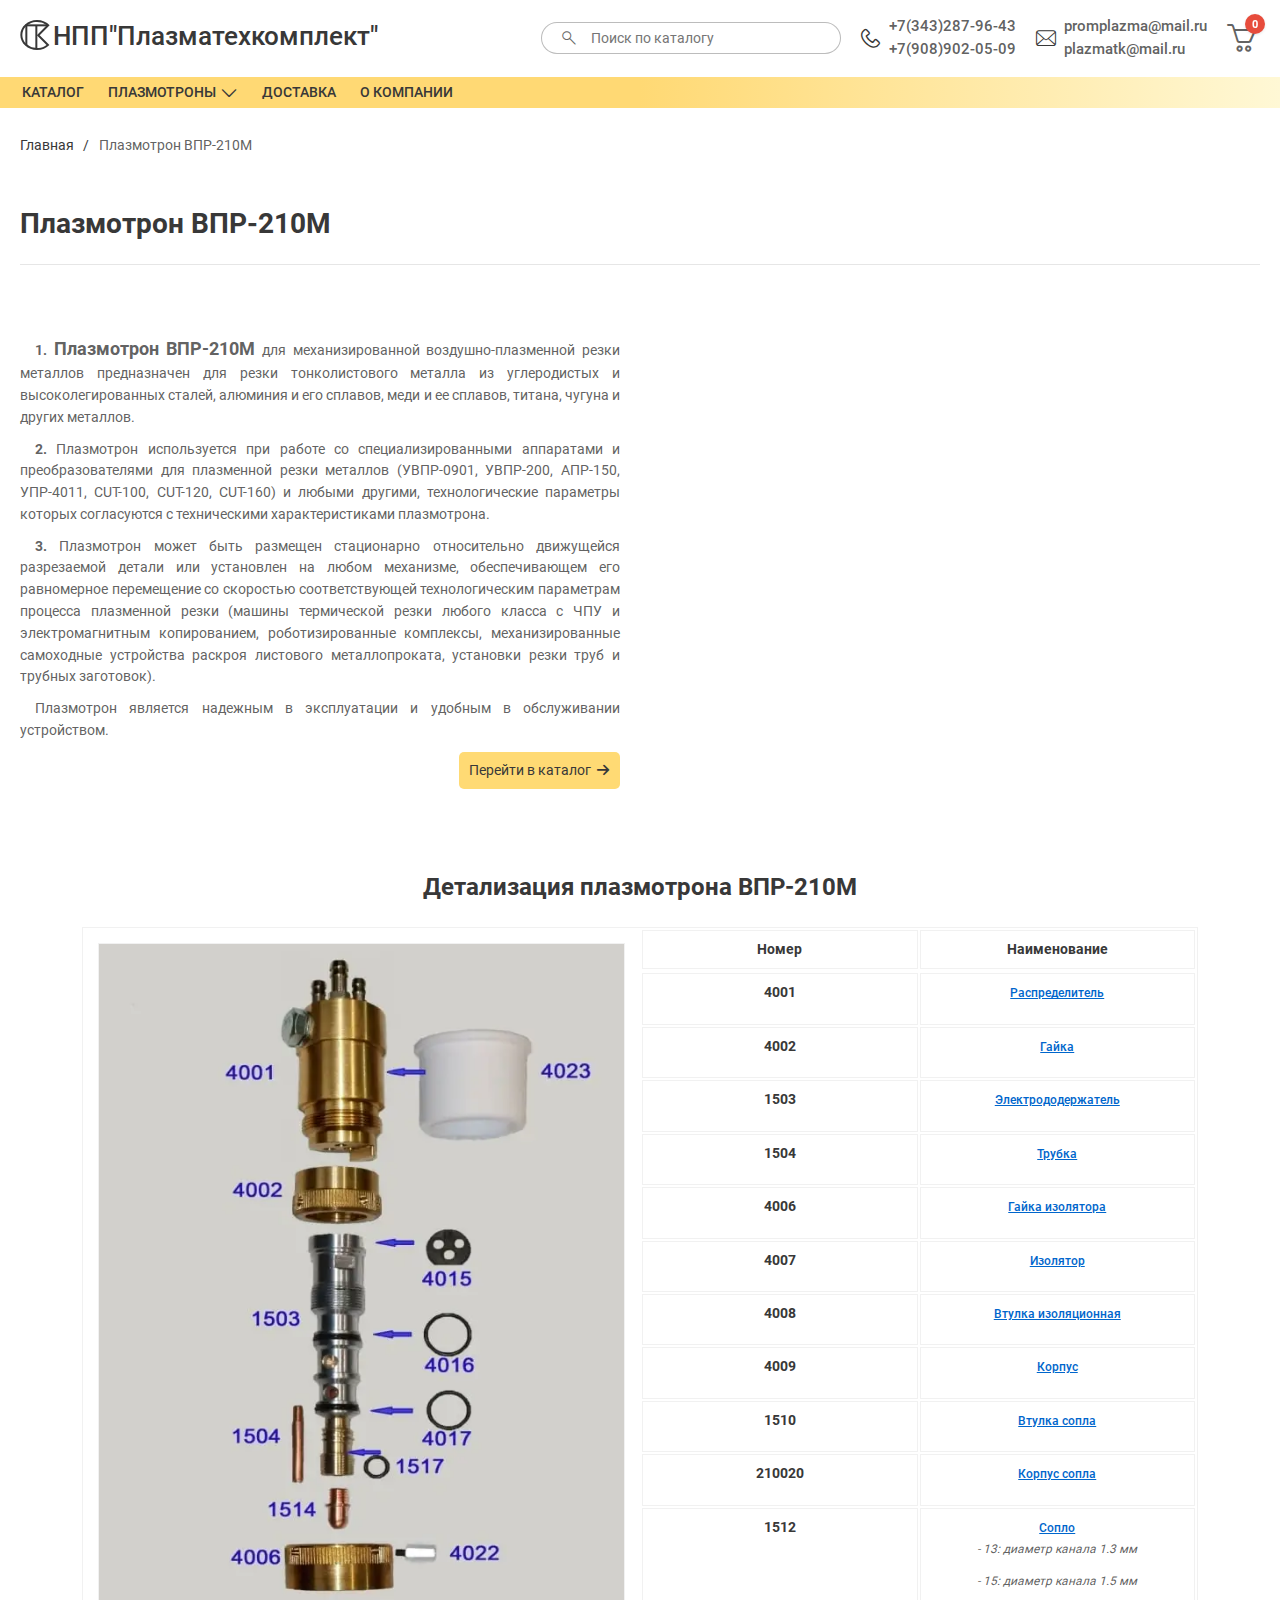
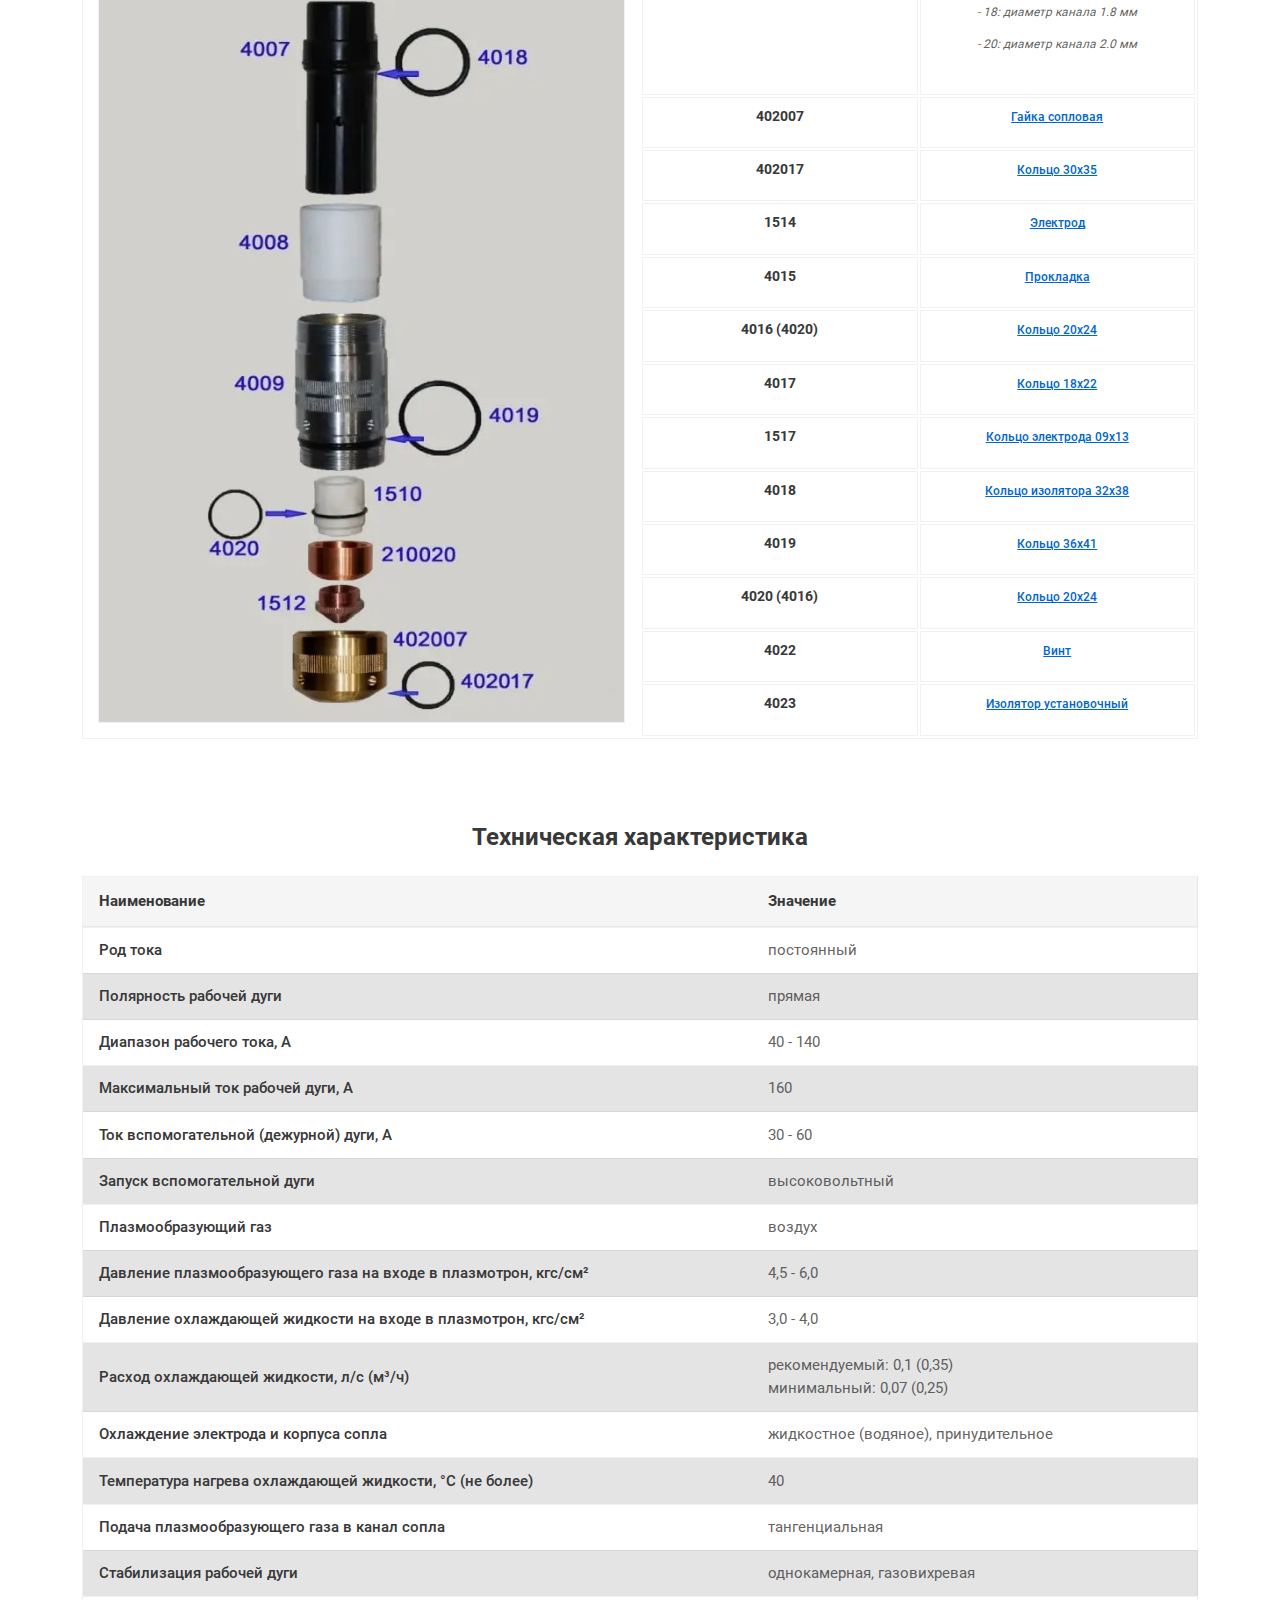
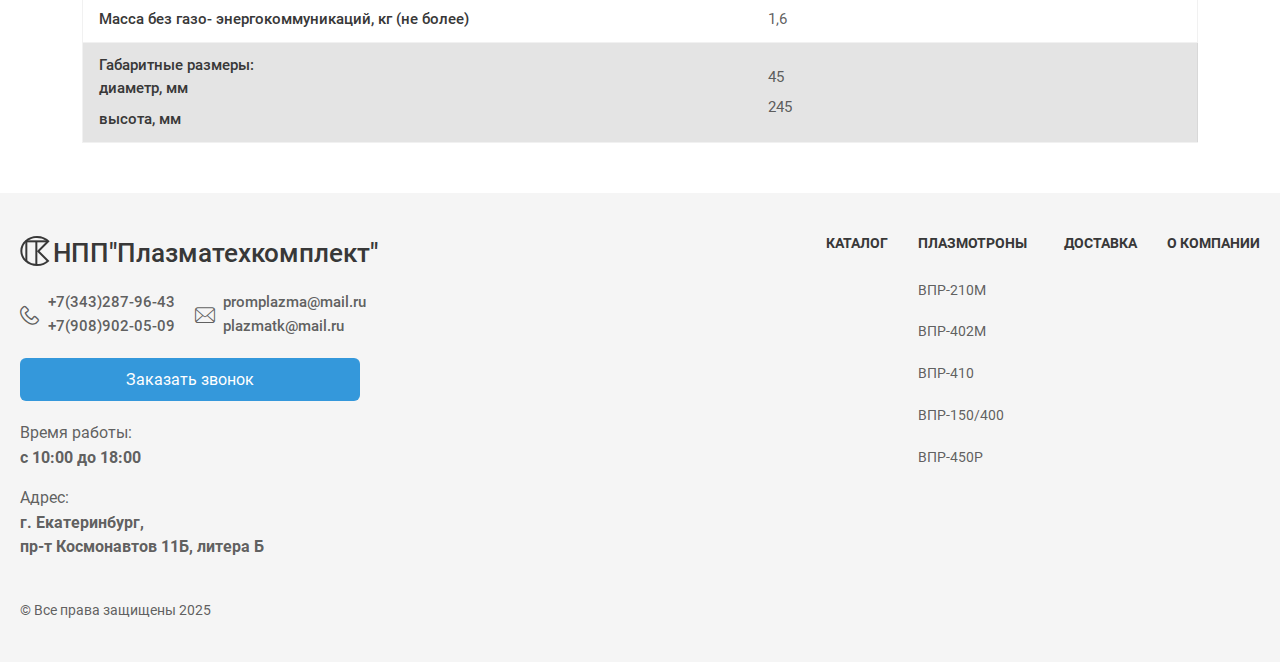
<file: plazmotron-vpr-210m.html>
<!DOCTYPE html>
<html lang="ru">

<head>
	<!-- Базовые мета-теги -->
	<meta charset="UTF-8">
	<meta name="viewport" content="width=device-width, initial-scale=1.0, minimum-scale=1.0">
	<meta name="format-detection" content="telephone=no">
	<meta http-equiv="X-UA-Compatible" content="IE=edge">


	<!-- Заголовок и описание -->
	<title>ПлазмаТехКомплект</title>
	<meta name="description" content="Описание продукта">
	<meta name="keywords" content="плазма, плазмотрон, сопла, электроды, комплектующие">

	<!-- Favicon -->
	<link rel="icon" href="./favicon.ico" type="image/x-icon">
	<link rel="icon" href="./favicon.svg" type="image/svg+xml">
	<link rel="icon" href="./favicon-32x32.png" sizes="32x32">
	<link rel="icon" href="./favicon-192x192.png" sizes="192x192">
	<link rel="apple-touch-icon" href="./apple-touch-icon.png">
	<meta name="theme-color" content="#005f87">



	<!-- Предварительное подключение к Яндекс.Картам -->
	<link rel="preconnect" href="https://yandex.ru">
	<link rel="dns-prefetch" href="https://yandex.ru">

	<!-- Критические стили -->
	<style>
		body {
			visibility: hidden;
		}

		body.loaded {
			visibility: visible;
		}

		html,
		body {
			margin: 0;
			font-family: Roboto, sans-serif;
		}
	</style>

	<!-- Основные стили -->
	<!-- <link  rel="stylesheet" href="./css/style.min.css?_v=20260318153656"> -->
	<link rel="preload" href="./css/style.min.css?_v=20250723163836" as="style">
	<link rel="stylesheet" href="./css/style.min.css?_v=20250723163836">



	<!-- JavaScript для снятия скрытия -->
	<script>
		window.addEventListener('load', function() {
			document.body.classList.add('loaded');
		});
	</script>

	<!-- Schema.org разметка -->
	<script type="application/ld+json">
		{
			"@context": "https://schema.org",
			"@graph": [{
					"@type": "IndustrialEquipmentStore",
					"name": "ПлазмаТехКомплект",
					"url": "https://plazmatk.ru/",
					"logo": "https://plazmatk.img/logo.png",
					"description": "С 1995 года ПлазмаТехКомплект создаёт высококачественные плазмотроны и расходные материалы, такие как электроды и сопла, обеспечивая точность и долговечность. Производитель комплектующих для плазменной резки.",
					"address": {
						"@type": "PostalAddress",
						"streetAddress": "пр-т Космонавтов 11Б, литера Б",
						"addressLocality": "Екатеринбург",
						"postalCode": "620000",
						"addressCountry": "RU"
					},
					"telephone": "+7 (343) 287-96-43",
					"openingHours": "Mo-Fr 10:00-18:00",
					"sameAs": ["https://plazmatk.ru/catalog.html"]
				},
				{
					"@type": "Product",
					"name": "Название продукта",
					"description": "Описание конкретного продукта",
					"image": "https://plazmatk.img/product.png",
					"url": "https://plazmatk.ru/product.html",
					"brand": {
						"@type": "Brand",
						"name": "ПлазмаТехКомплект"
					},
					"offers": {
						"@type": "Offer",
						"url": "https://plazmatk.ru/product.html",
						"priceCurrency": "RUB",
						"price": "10000",
						"availability": "https://schema.org/InStock"
					}
				}
			]
		}
	</script>

	<!-- OpenGraph разметка -->
	<meta property="og:title" content="Название продукта">
	<meta property="og:description" content="Описание продукта">
	<meta property="og:type" content="website">
	<meta property="og:url" content="https://plazmatk.ru/product.html">
	<meta property="og:image" content="https://plazmatk.img/product.png">
	<meta property="og:image:width" content="1200">
	<meta property="og:image:height" content="630">
	<meta property="og:site_name" content="ПлазмаТехКомплект">

	<!-- Twitter Card разметка -->
	<meta name="twitter:card" content="summary_large_image">
	<meta name="twitter:title" content="Название продукта">
	<meta name="twitter:description" content="Описание продукта">
	<meta name="twitter:image" content="https://plazmatk.img/product.png">

	<!-- SEO -->
	<link rel="canonical" href="https://plazmatk.ru/product.html">
	<meta name="robots" content="index, follow">

	<!-- Многоязычность -->
	<link rel="alternate" hreflang="ru" href="https://plazmatk.ru/product.html">
</head>

<body>
	<div class="wrapper">
		<header class="header">
			<div class="header__wrapper">
				<div class="header__top">
					<div class="header__container">
						<div class="header__body">

							<div class="header__main">
								<div class="header__logo">
									<a href="index.html" class="header__logo-img" aria-label="НПП Плазматехкомплект - Главная страница">
										<svg width="44" height="45" viewBox="0 0 44 45" fill="none" role="img" aria-label="Логотип компании НПП Плазматехкомплект" xmlns="http://www.w3.org/2000/svg">
											<title>Логотип компании НПП Плазматехкомплект - переход на главную страницу</title>
											<path id="subtract-border-1" d="M29 22.81L43.97 7.84C39.38 3.04 32.58 0 25 0C11.19 0 0 10.07 0 22.5C0 34.92 11.19 45 25 45C32.41 45 39.07 42.09 43.65 37.47L29 22.81ZM34.44 4.88C36.35 5.69 38.08 6.71 39.63 7.94L24.75 22.81L39.29 37.35C38.18 38.21 37.02 38.95 35.79 39.57C32.6 41.19 29 42 25 42C21.26 42 17.86 41.28 14.8 39.84C12.83 38.91 11.01 37.69 9.32 36.18C6.81 33.91 5.04 31.37 4.02 28.56C3.34 26.66 3 24.64 3 22.5C3 20.35 3.34 18.33 4.02 16.43C5.04 13.62 6.81 11.08 9.32 8.81C11.01 7.3 12.83 6.08 14.8 5.15C17.86 3.71 21.26 3 25 3C27.25 3 29.42 3.28 31.52 3.86C32.51 4.14 33.48 4.48 34.44 4.88Z" fill="#000000" fill-opacity="1.000000" fill-rule="evenodd" />
											<path id="line-1-border-1" d="M41 9.5L8 9.5L8 6.5L41 6.5L41 9.5Z" fill="#000000" fill-opacity="1.000000" fill-rule="evenodd" />
											<path id="line-2-border-1" d="M25.5 8L25.5 43L22.5 43L22.5 8L25.5 8Z" fill="#000000" fill-opacity="1.000000" fill-rule="evenodd" />
											<path id="line-2-border-2" d="M10.5 7L10.5 38L7.5 38L7.5 7L10.5 7Z" fill="#000000" fill-opacity="1.000000" fill-rule="evenodd" />
										</svg>
									</a>
									<a href="index.html" class="header__logo-text">НПП"Плазматехкомплект"</a>
									<a href="index.html" class="header__logo-text-short">ПТК</a>
								</div>
							</div>

							<div class="search-form">
								<!-- Иконка поиска (видна только на мобильных) -->
								<button type="button" class="search-form__icon _icon-search" aria-label="Открыть поиск"></button>

								<!-- Сама форма поиска -->
								<form action="/search" class="search-form__item">
									<button type="submit" class="search-form__btn _icon-search" aria-label="Найти"></button>
									<label for="search-input" class="visually-hidden">Поиск по каталогу</label>
									<input autocomplete="off" type="text" name="search" placeholder="Поиск по каталогу" class="search-form__input" id="search-input" required>
									<button type="reset" class="search-form__clear _icon-cross" aria-label="Очистить поиск"></button>
								</form>
							</div>

							<div data-da=".header__container,640" class="header__actions">

								<div class="actions__contacts actions__contacts-header" itemscope itemtype="http://schema.org/Organization">
									<meta itemprop="name" content="НПП Плазматехкомплект">
									<div class="phones">
										<div class="phones__icon _icon-phone" aria-hidden="true"></div>
										<div class="phones__item">
											<a href="tel:+73432879643" class="phones__link" itemprop="telephone">+7(343)287-96-43</a>
											<a href="tel:+79089020509" class="phones__link" itemprop="telephone">+7(908)902-05-09</a>
										</div>
									</div>

									<div class="emails">
										<div class="emails__icon _icon-mail" aria-hidden="true"></div>
										<div class="emails__item">
											<a href="mailto:promplazma@mail.ru" class="emails__link" itemprop="email">promplazma@mail.ru</a>
											<a href="mailto:plazmatk@mail.ru" class="emails__link" itemprop="email">plazmatk@mail.ru</a>
										</div>
									</div>
								</div>

								<div data-da=".header__main,640" class="header__actions-item actions-header__cart cart-header" itemscope itemtype="http://schema.org/Action">
									<a href="#" class="cart-header__icon _icon-cart" id="cart-icon" itemprop="target" aria-hidden="true">
										<meta itemprop="url" content="https://plazmatk.ru/cart">
										<meta itemprop="name" content="Открыть корзину">
									</a>
									<div class="cart-header__body">
										<ul class="cart-header__list cart-list"></ul>
									</div>
									<span class="cart-count" itemprop="result">0</span>
								</div>
							</div>
							<!-- Бургер меню -->
							<button type="button" class="menu__icon icon-menu" aria-label="Открыть меню" aria-expanded="false">
								<span></span>
								<span></span>
								<span></span>
							</button>
						</div>
					</div>
				</div>

				<div class="header__bottom">
					<div class="header__menu menu__container">
						<nav class="menu__body" itemscope itemtype="http://schema.org/SiteNavigationElement">
							<div class="header__bottom-title">Меню</div>
							<ul data-spollers="767.98,max" class="menu__list">
								<li class="menu__item">
									<a href="catalog.html" class="menu__link" itemprop="url">Каталог</a>
								</li>
								<li class="menu__item">
									<a href="#" class="menu__link" itemprop="url">Плазмотроны</a>
									<button data-spoller-menu type="button" class="menu__arrow _icon-arrow-down" aria-expanded="false" aria-controls="submenu-2" aria-label="Развернуть подменю"></button>
									<ul class="menu__sub-list" id="submenu-2">
										<li class="menu__sub-item">
											<a href="plazmotron-vpr-210m.html" class="menu__sub-link">ВПР-210М</a>
										</li>
										<li class="menu__sub-item">
											<a href="plazmotron-vpr-402m.html" class="menu__sub-link">ВПР-402М</a>
										</li>
										<li class="menu__sub-item">
											<a href="plazmotron-vpr-410.html" class="menu__sub-link">ВПР-410</a>
										</li>
										<li class="menu__sub-item">
											<a href="plazmotron-vpr-150-400.html" class="menu__sub-link">ВПР-150/400</a>
										</li>
										<li class="menu__sub-item">
											<a href="plazmotron-vpr-450.html" class="menu__sub-link">ВПР-450Р</a>
										</li>
									</ul>
								</li>
								<!-- <li class="menu__item">
							<a href="#" class="menu__link" itemprop="url">Расходники</a>
							<button data-spoller type="button" class="menu__arrow _icon-arrow-down"
								aria-controls="submenu-3"></button>
							<ul class="menu__sub-list" id="submenu-3">
								<li class="menu__sub-item">
									<a href="#" class="menu__sub-link">пункт</a>
								</li>
								<li class="menu__sub-item">
									<a href="#" class="menu__sub-link">пункт</a>
								</li>
								<li class="menu__sub-item">
									<a href="#" class="menu__sub-link">пункт</a>
								</li>
								<li class="menu__sub-item">
									<a href="#" class="menu__sub-link">пункт</a>
								</li>
							</ul>
						</li> -->
								<li class="menu__item">
									<a href="delivery.html" class="menu__link" itemprop="url">Доставка</a>
								</li>
								<li class="menu__item">
									<a href="#" class="menu__link" itemprop="url">О компании</a>
								</li>
							</ul>
							<div class="menu__body-decor"></div>
						</nav>
					</div>
				</div>
			</div>
		</header>
		<main class="page">

			<!-- Хлебные крошки для страницы каталога -->
			<div class="breadcrumbs__container">
				<nav class="breadcrumbs" aria-label="Хлебные крошки">
					<ul class="breadcrumbs__list">
						<li class="breadcrumbs__item">
							<a href="index.html" class="breadcrumbs__link">Главная</a>
						</li>
						<li class="breadcrumbs__item">
							<span class="breadcrumbs__current">Плазмотрон ВПР-210M</span>
						</li>
					</ul>
				</nav>
			</div>

			<section class="plazmotron" itemscope itemtype="https://schema.org/Product">
				<div class="plazmotron__container">
					<h2 class="plazmotron__title title" itemprop="name">Плазмотрон ВПР-210M</h2>

					<div class="products__wrapper">
						<div class="products__content">
							<div class="products__description" itemprop="description">
								<p><strong>1.</strong> <span>Плазмотрон ВПР-210M</span> для
									механизированной воздушно-плазменной резки металлов
									предназначен для резки тонколистового металла из углеродистых и высоколегированных
									сталей, алюминия и его сплавов, меди и ее сплавов, титана, чугуна и других металлов.
								</p>

								<p><strong>2.</strong> Плазмотрон используется при работе со специализированными
									аппаратами и преобразователями для плазменной резки металлов (УВПР-0901, УВПР-200,
									АПР-150, УПР-4011, CUT-100, CUT-120, CUT-160) и любыми другими, технологические
									параметры которых согласуются с техническими характеристиками плазмотрона.</p>

								<p><strong>3.</strong> Плазмотрон может быть размещен стационарно относительно
									движущейся разрезаемой детали или установлен на любом механизме, обеспечивающем его
									равномерное перемещение со скоростью соответствующей технологическим параметрам
									процесса плазменной резки (машины термической резки любого класса с ЧПУ и
									электромагнитным копированием, роботизированные комплексы, механизированные
									самоходные устройства раскроя листового металлопроката, установки резки труб и
									трубных заготовок).</p>

								<p>Плазмотрон является надежным в эксплуатации и удобным в обслуживании устройством.</p>

								<div class="products__description-link btn">
									<a href="catalog.html" class="_icon-arrow-right" aria-label="Перейти в каталог продукции">Перейти в каталог</a>
								</div>
							</div>
						</div>

						<div class="products__image">
							<picture><source srcset="img/plazmotron/vpr-210m.webp" type="image/webp"><img src="img/plazmotron/vpr-210m.webp" alt="Плазмотрон ВПР-210M - внешний вид" itemprop="image" loading="lazy"></picture>
						</div>
					</div>

					<div class="plazmotron__table">
						<h3 class="plazmotron__table-title">Детализация плазмотрона ВПР-210M</h3>

						<div class="specification">
							<div class="image-section">
								<picture><source srcset="img/plazmotron/detail-210m.webp" type="image/webp"><img src="img/plazmotron/detail-210m.webp" alt="Схема деталей плазмотрона ВПР-210M с нумерацией компонентов" itemprop="image" loading="lazy"></picture>
							</div>

							<div class="table-section">
								<table class="parts-table">
									<caption class="parts-table__caption visually-hidden">Таблица деталей плазмотрона
										ВПР-210M с указанием номеров и наименований</caption>
									<thead>
										<tr>
											<th scope="col">Номер</th>
											<th scope="col">Наименование</th>
										</tr>
									</thead>
									<tbody>
										<tr>
											<th scope="row">4001</th>
											<td><a href="catalog.html?article=4001" class="part-link">Распределитель</a>
											</td>
										</tr>
										<tr>
											<th scope="row">4002</th>
											<td><a href="catalog.html?article=4002" class="part-link">Гайка</a></td>
										</tr>
										<tr>
											<th scope="row">1503</th>
											<td><a href="catalog.html?article=1503" class="part-link">Электрододержатель</a></td>
										</tr>
										<tr>
											<th scope="row">1504</th>
											<td><a href="catalog.html?article=1504-4004" class="part-link">Трубка</a>
											</td>
										</tr>
										<tr>
											<th scope="row">4006</th>
											<td><a href="catalog.html?article=4006" class="part-link">Гайка
													изолятора</a></td>
										</tr>
										<tr>
											<th scope="row">4007</th>
											<td><a href="catalog.html?article=4007" class="part-link">Изолятор</a></td>
										</tr>
										<tr class="highlight-part">
											<th scope="row">4008</th>
											<td><a href="catalog.html?article=4008" class="part-link">Втулка
													изоляционная</a></td>
										</tr>
										<tr class="highlight-part">
											<th scope="row">4009</th>
											<td><a href="catalog.html?article=4009" class="part-link">Корпус</a></td>
										</tr>
										<tr class="highlight-part">
											<th scope="row">1510</th>
											<td><a href="catalog.html?article=1510" class="part-link">Втулка сопла</a>
											</td>
										</tr>
										<tr class="highlight-part">
											<th scope="row">210020</th>
											<td><a href="catalog.html?article=210020" class="part-link">Корпус сопла</a>
											</td>
										</tr>
										<tr class="highlight-part">
											<th scope="row">1512</th>
											<td>
												<a href="catalog.html?article=1512" class="part-link">Сопло</a><br>
												<span class="part-variant">- 13: диаметр канала 1.3 мм</span><br>
												<span class="part-variant">- 15: диаметр канала 1.5 мм</span><br>
												<span class="part-variant">- 18: диаметр канала 1.8 мм</span><br>
												<span class="part-variant">- 20: диаметр канала 2.0 мм</span>
											</td>
										</tr>
										<tr>
											<th scope="row">402007</th>
											<td><a href="catalog.html?article=402007" class="part-link">Гайка
													сопловая</a></td>
										</tr>
										<tr>
											<th scope="row">402017</th>
											<td><a href="catalog.html?article=402017" class="part-link">Кольцо 30x35</a></td>
										</tr>
										<tr>
											<th scope="row">1514</th>
											<td><a href="catalog.html?article=1514" class="part-link">Электрод</a></td>
										</tr>
										<tr>
											<th scope="row">4015</th>
											<td><a href="catalog.html?article=4015" class="part-link">Прокладка</a></td>
										</tr>
										<tr>
											<th scope="row">4016 (4020)</th>
											<td><a href="catalog.html?article=4011, 4017, 4018, 4019, 4016-4020" class="part-link">Кольцо 20x24</a>
											</td>
										</tr>
										<tr>
											<th scope="row">4017</th>
											<td><a href="catalog.html?article=4011, 4017, 4018, 4019, 4016-4020" class="part-link">Кольцо 18x22</a></td>
										</tr>
										<tr>
											<th scope="row">1517</th>
											<td><a href="catalog.html?article=1517" class="part-link">Кольцо
													электрода 09x13</a></td>
										</tr>
										<tr>
											<th scope="row">4018</th>
											<td><a href="catalog.html?article=4011, 4017, 4018, 4019, 4016-4020" class="part-link">Кольцо
													изолятора 32x38</a></td>
										</tr>
										<tr>
											<th scope="row">4019</th>
											<td><a href="catalog.html?article=4011, 4017, 4018, 4019, 4016-4020" class="part-link">Кольцо 36x41</a></td>
										</tr>
										<tr>
											<th scope="row">4020 (4016)</th>
											<td><a href="catalog.html?article=4011, 4017, 4018, 4019, 4016-4020" class="part-link">Кольцо 20x24</a>
											</td>
										</tr>
										<tr>
											<th scope="row">4022</th>
											<td><a href="catalog.html?article=4022" class="part-link">Винт</a></td>
										</tr>
										<tr>
											<th scope="row">4023</th>
											<td><a href="catalog.html?article=4023" class="part-link">Изолятор
													установочный</a></td>
										</tr>
									</tbody>
								</table>
							</div>
						</div>

						<h3 class="plazmotron__table-title">Техническая характеристика</h3>

						<div class="specs-table-wrapper">
							<table class="specs-table">
								<caption class="visually-hidden">Технические характеристики плазмотрона</caption>
								<thead>
									<tr>
										<th scope="col" class="specs-table__header">Наименование</th>
										<th scope="col" class="specs-table__header">Значение</th>
									</tr>
								</thead>
								<tbody>
									<tr class="specs-table__row">
										<td class="specs-table__param" itemprop="additionalProperty" itemscope itemtype="https://schema.org/PropertyValue">
											<span itemprop="name">Род тока</span>
										</td>
										<td class="specs-table__value" itemprop="value">постоянный</td>
									</tr>
									<tr class="specs-table__row">
										<td class="specs-table__param" itemprop="additionalProperty" itemscope itemtype="https://schema.org/PropertyValue">
											<span itemprop="name">Полярность рабочей дуги</span>
										</td>
										<td class="specs-table__value" itemprop="value">прямая</td>
									</tr>
									<tr class="specs-table__row">
										<td class="specs-table__param" itemprop="additionalProperty" itemscope itemtype="https://schema.org/PropertyValue">
											<span itemprop="name">Диапазон рабочего тока, А</span>
										</td>
										<td class="specs-table__value" itemprop="value">40 - 140</td>
									</tr>
									<tr class="specs-table__row">
										<td class="specs-table__param" itemprop="additionalProperty" itemscope itemtype="https://schema.org/PropertyValue">
											<span itemprop="name">Максимальный ток рабочей дуги, А</span>
										</td>
										<td class="specs-table__value" itemprop="value">160</td>
									</tr>
									<tr class="specs-table__row">
										<td class="specs-table__param" itemprop="additionalProperty" itemscope itemtype="https://schema.org/PropertyValue">
											<span itemprop="name">Ток вспомогательной (дежурной) дуги, А</span>
										</td>
										<td class="specs-table__value" itemprop="value">30 - 60</td>
									</tr>
									<tr class="specs-table__row">
										<td class="specs-table__param" itemprop="additionalProperty" itemscope itemtype="https://schema.org/PropertyValue">
											<span itemprop="name">Запуск вспомогательной дуги</span>
										</td>
										<td class="specs-table__value" itemprop="value">высоковольтный</td>
									</tr>
									<tr class="specs-table__row">
										<td class="specs-table__param" itemprop="additionalProperty" itemscope itemtype="https://schema.org/PropertyValue">
											<span itemprop="name">Плазмообразующий газ</span>
										</td>
										<td class="specs-table__value" itemprop="value">воздух</td>
									</tr>
									<tr class="specs-table__row">
										<td class="specs-table__param" itemprop="additionalProperty" itemscope itemtype="https://schema.org/PropertyValue">
											<span itemprop="name">Давление плазмообразующего газа на входе в плазмотрон,
												кгс/см²</span>
										</td>
										<td class="specs-table__value" itemprop="value">4,5 - 6,0</td>
									</tr>
									<tr class="specs-table__row">
										<td class="specs-table__param" itemprop="additionalProperty" itemscope itemtype="https://schema.org/PropertyValue">
											<span itemprop="name">Давление охлаждающей жидкости на входе в плазмотрон,
												кгс/см²</span>
										</td>
										<td class="specs-table__value" itemprop="value">3,0 - 4,0</td>
									</tr>
									<tr class="specs-table__row">
										<td class="specs-table__param" itemprop="additionalProperty" itemscope itemtype="https://schema.org/PropertyValue">
											<span itemprop="name">Расход охлаждающей жидкости, л/с (м³/ч)</span>
										</td>
										<td class="specs-table__value" itemprop="value">рекомендуемый: 0,1
											(0,35)<br>минимальный: 0,07 (0,25)</td>
									</tr>
									<tr class="specs-table__row">
										<td class="specs-table__param" itemprop="additionalProperty" itemscope itemtype="https://schema.org/PropertyValue">
											<span itemprop="name">Охлаждение электрода и корпуса сопла</span>
										</td>
										<td class="specs-table__value" itemprop="value">жидкостное (водяное),
											принудительное</td>
									</tr>
									<tr class="specs-table__row">
										<td class="specs-table__param" itemprop="additionalProperty" itemscope itemtype="https://schema.org/PropertyValue">
											<span itemprop="name">Температура нагрева охлаждающей жидкости, °С (не
												более)</span>
										</td>
										<td class="specs-table__value" itemprop="value">40</td>
									</tr>
									<tr class="specs-table__row">
										<td class="specs-table__param" itemprop="additionalProperty" itemscope itemtype="https://schema.org/PropertyValue">
											<span itemprop="name">Подача плазмообразующего газа в канал сопла</span>
										</td>
										<td class="specs-table__value" itemprop="value">тангенциальная</td>
									</tr>
									<tr class="specs-table__row">
										<td class="specs-table__param" itemprop="additionalProperty" itemscope itemtype="https://schema.org/PropertyValue">
											<span itemprop="name">Стабилизация рабочей дуги</span>
										</td>
										<td class="specs-table__value" itemprop="value">однокамерная, газовихревая</td>
									</tr>
									<tr class="specs-table__row">
										<td class="specs-table__param" itemprop="additionalProperty" itemscope itemtype="https://schema.org/PropertyValue">
											<span itemprop="name">Масса без газо- энергокоммуникаций, кг (не
												более)</span>
										</td>
										<td class="specs-table__value" itemprop="value">1,6</td>
									</tr>
									<tr class="specs-table__row specs-table__row-dimensions">
										<td class="specs-table__param" itemprop="additionalProperty" itemscope itemtype="https://schema.org/PropertyValue">
											<span itemprop="name">Габаритные размеры:</span>
											<div class="specs-table__dimensions-grid">
												<span class="specs-table__dimension-name">диаметр, мм</span>
												<span class="specs-table__dimension-name">высота, мм</span>
											</div>
										</td>
										<td class="specs-table__value">
											<div class="specs-table__dimensions-grid">
												<span class="specs-table__dimension-value" itemprop="value">45</span>
												<span class="specs-table__dimension-value" itemprop="value">245</span>
											</div>
										</td>
									</tr>
								</tbody>
							</table>
						</div>
					</div>
				</div>
			</section>
		</main>
		<footer class="footer">
			<div class="footer__container">
				<div class="footer__body">
					<div class="footer__main">
						<div class="footer__block">
							<div class="footer__logo">
								<a href="index.html" class="footer__logo-img" aria-label="НПП Плазматехкомплект - Главная страница">
									<svg width="44" height="45" viewBox="0 0 44 45" fill="none" xmlns="http://www.w3.org/2000/svg" role="img" aria-label="Логотип компании НПП Плазматехкомплект">
										<title>Логотип компании НПП Плазматехкомплект - переход на главную страницу</title>
										<path id="subtract-border-2" d="M29 22.81L43.97 7.84C39.38 3.04 32.58 0 25 0C11.19 0 0 10.07 0 22.5C0 34.92 11.19 45 25 45C32.41 45 39.07 42.09 43.65 37.47L29 22.81ZM34.44 4.88C36.35 5.69 38.08 6.71 39.63 7.94L24.75 22.81L39.29 37.35C38.18 38.21 37.02 38.95 35.79 39.57C32.6 41.19 29 42 25 42C21.26 42 17.86 41.28 14.8 39.84C12.83 38.91 11.01 37.69 9.32 36.18C6.81 33.91 5.04 31.37 4.02 28.56C3.34 26.66 3 24.64 3 22.5C3 20.35 3.34 18.33 4.02 16.43C5.04 13.62 6.81 11.08 9.32 8.81C11.01 7.3 12.83 6.08 14.8 5.15C17.86 3.71 21.26 3 25 3C27.25 3 29.42 3.28 31.52 3.86C32.51 4.14 33.48 4.48 34.44 4.88Z" fill="#000000" fill-opacity="1.000000" fill-rule="evenodd" />
										<path id="line-1-border-2" d="M41 9.5L8 9.5L8 6.5L41 6.5L41 9.5Z" fill="#000000" fill-opacity="1.000000" fill-rule="evenodd" />
										<path id="line-2-border-3" d="M25.5 8L25.5 43L22.5 43L22.5 8L25.5 8Z" fill="#000000" fill-opacity="1.000000" fill-rule="evenodd" />
										<path id="line-2-border-4" d="M10.5 7L10.5 38L7.5 38L7.5 7L10.5 7Z" fill="#000000" fill-opacity="1.000000" fill-rule="evenodd" />
									</svg>
								</a>
								<a href="index.html" class="footer__logo-text">НПП"Плазматехкомплект"</a>
								<a href="index.html" class="footer__logo-text-short">ПТК</a>
							</div>

							<div class="actions__contacts actions__contacts-footer">
								<div class="phones">
									<div class="phones__icon _icon-phone" aria-hidden="true"></div>
									<div class="phones__item">
										<a href="tel:+73432879643" class="phones__link">+7(343)287-96-43</a>
										<a href="tel:+79089020509" class="phones__link">+7(908)902-05-09</a>
									</div>
								</div>

								<div class="emails">
									<div class="emails__icon _icon-mail" aria-hidden="true"></div>
									<div class="emails__item">
										<a href="mailto:promplazma@mail.ru" class="emails__link">promplazma@mail.ru</a>
										<a href="mailto:plazmatk@mail.ru" class="emails__link">plazmatk@mail.ru</a>
									</div>
								</div>
							</div>

							<div class="footer__call-back">
								<button type="button" class="footer__call-back-btn" aria-label="Заказать звонок">Заказать
									звонок</button>
							</div>


							<div class="footer__content">
								<div class="footer__opentime">
									<div class="footer__opentime-text">Время работы:</div>
									<div class="footer__opentime-time">с 10:00 до 18:00</div>
								</div>

								<div class="footer__address">
									<div class="footer__address-text">Адрес:</div>
									<address class="footer__address-location">г. Екатеринбург,<br>
										пр-т Космонавтов 11Б, литера Б</address>
								</div>
							</div>

						</div>

					</div>
					<div class="footer__bottom-wrapper">
						<div class="footer__menu menu">
							<nav class="footer-menu__body">
								<ul data-spollers="767.98,max" class="footer__menu-list">
									<li class="footer-menu__item">
										<a href="catalog.html" class="footer-menu__link">Каталог</a>
									</li>
									<li class="footer-menu__item">
										<a href="#" class="footer-menu__link">ПЛАЗМОТРОНЫ</a>
										<button data-spoller type="button" class="footer-menu__arrow menu__arrow _icon-arrow-down" aria-expanded="false" aria-label="Развернуть раздел меню">
										</button>
										<ul class="footer__sub-list">
											<li class="footer__sub-item">
												<a href="plazmotron-vpr-210m.html" class="footer__sub-link">ВПР-210М</a>
											</li>
											<li class="footer__sub-item">
												<a href="plazmotron-vpr-402m.html" class="footer__sub-link">ВПР-402М</a>
											</li>
											<li class="footer__sub-item">
												<a href="plazmotron-vpr-410.html" class="footer__sub-link">ВПР-410</a>
											</li>
											<li class="footer__sub-item">
												<a href="plazmotron-vpr-150-400.html" class="footer__sub-link">ВПР-150/400</a>
											</li>
											<li class="footer__sub-item">
												<a href="plazmotron-vpr-450.html" class="footer__sub-link">ВПР-450Р</a>
											</li>
										</ul>
									</li>
									<!-- <li class="footer-menu__item">
								<a href="#" class="footer-menu__link">ЭЛЕКТРОДЫ</a>
								<button data-spoller type="button"
									class="footer-menu__arrow menu__arrow _icon-arrow-down" aria-expanded="false"
									aria-label="Развернуть раздел меню">
								</button>
								<ul class="footer__sub-list">
									<li class="footer__sub-item">
										<a href="#" class="footer__sub-link">Пункт меню</a>
									</li>
									<li class="footer__sub-item">
										<a href="#" class="footer__sub-link">Пункт меню</a>
									</li>
									<li class="footer__sub-item">
										<a href="#" class="footer__sub-link">Пункт меню</a>
									</li>
									<li class="footer__sub-item">
										<a href="#" class="footer__sub-link">Пункт меню</a>
									</li>
								</ul>
							</li> -->
									<li class="footer-menu__item">
										<a href="delivery.html" class="footer-menu__link">Доставка</a>
									</li>
									<li class="footer-menu__item">
										<a href="#" class="footer-menu__link">О компании</a>
									</li>
								</ul>
							</nav>
						</div>
					</div>
				</div>
				<div class="footer__rights">© Все права защищены 2025</div>
			</div>
		</footer>
	</div>
	<!-- Общие элементы корзины -->
	<div class="cart-modal" aria-labelledby="cart-title" tabindex="-1" aria-describedby="cart-description">
		<div id="cart-description" class="visually-hidden">
			Управление товарами в корзине
		</div>
		<span tabindex="0" class="focus-trap-start" aria-hidden="true"></span>
		<div class="cart-header">
			<h2 id="cart-title">Корзина</h2>
			<button type="button" class="close-cart" aria-label="Закрыть корзину">×</button>
		</div>
		<div class="cart-items" role="region" aria-live="polite" tabindex="0"></div>
		<div class="cart-total" aria-live="polite">
			Итого: <span class="total-price">0</span> ₽
		</div>
		<div class="cart-footer" style="display: none;">
			<button type="button" class="submit-order">Оформить заказ</button>
		</div>
		<span tabindex="0" class="focus-trap-end" aria-hidden="true"></span>
	</div>
	<div class="cart-overlay"></div>

	<!-- Модальное окно формы заказа -->
	<div class="order-form-modal" aria-modal="true" aria-labelledby="order-form-title" role="dialog" tabindex="-1" aria-describedby="order-form-description">
		<div id="order-form-description" class="visually-hidden">
			Форма для заполнения данных заказа
		</div>
		<span tabindex="0" class="focus-trap-start" aria-hidden="true"></span>
		<div class="order-form-header">
			<h2 id="order-form-title">Оформление заказа</h2>
			<button type="button" class="close-order-form" aria-label="Закрыть форму заказа">×</button>
		</div>
		<form id="order-form" class="order-form">
			<div class="order-form__group">
				<label for="order-name">Имя</label>
				<input type="text" id="order-name" name="name" placeholder="Введите ваше имя" required autocomplete="name">
				<span class="error-message" id="order-name-error"></span>
			</div>
			<div class="order-form__group">
				<label for="order-phone">Телефон</label>
				<input type="tel" id="order-phone" name="phone" placeholder="+7 (___) ___-__-__" required autocomplete="tel">
				<span class="error-message" id="order-phone-error"></span>
			</div>
			<div class="order-form__group">
				<label for="order-email">Email</label>
				<input type="email" id="order-email" name="email" placeholder="Введите ваш email" required autocomplete="email">
				<span class="error-message" id="order-email-error"></span>
			</div>
			<div class="order-form__footer">
				<button type="submit" class="submit-order-form">Отправить заказ</button>
			</div>
		</form>
		<span tabindex="0" class="focus-trap-end" aria-hidden="true"></span>
	</div>
	<div class="order-form-overlay"></div>

	<!-- Модальное окно формы обратного звонка -->
	<div class="call-back-modal" aria-labelledby="call-back-title" aria-describedby="call-back-description" tabindex="-1">
		<div id="call-back-description" class="visually-hidden">
			Форма для заказа обратного звонка
		</div>
		<div class="call-back-header">
			<h2 id="call-back-title">Заказать звонок</h2>
			<button type="button" class="call-back-close" aria-label="Закрыть форму заказа звонка">×</button>
		</div>
		<form id="call-back-form" class="call-back-form">
			<div class="call-back-form__group">
				<label for="call-back-name">Имя</label>
				<input type="text" id="call-back-name" name="name" placeholder="Введите ваше имя" required autocomplete="name">
				<span class="error-message" id="call-back-name-error"></span>
			</div>
			<div class="call-back-form__group">
				<label for="call-back-phone">Телефон</label>
				<input type="tel" id="call-back-phone" name="phone" placeholder="+7 (___) ___-__-__" required autocomplete="tel">
				<span class="error-message" id="call-back-phone-error"></span>
			</div>
			<div class="call-back-form__footer">
				<button type="submit" class="call-back-submit">Отправить</button>
			</div>
		</form>
	</div>
	<div class="call-back-overlay"></div>

	<!-- Кнопка наверх -->
	<button class="scroll-top" aria-label="Наверх">
		<i class="_icon-arrow-down" aria-hidden="true"></i>
	</button>

	<script src="js/app.min.js?_v=20260318153656"></script>
</body>

</html>
</file>
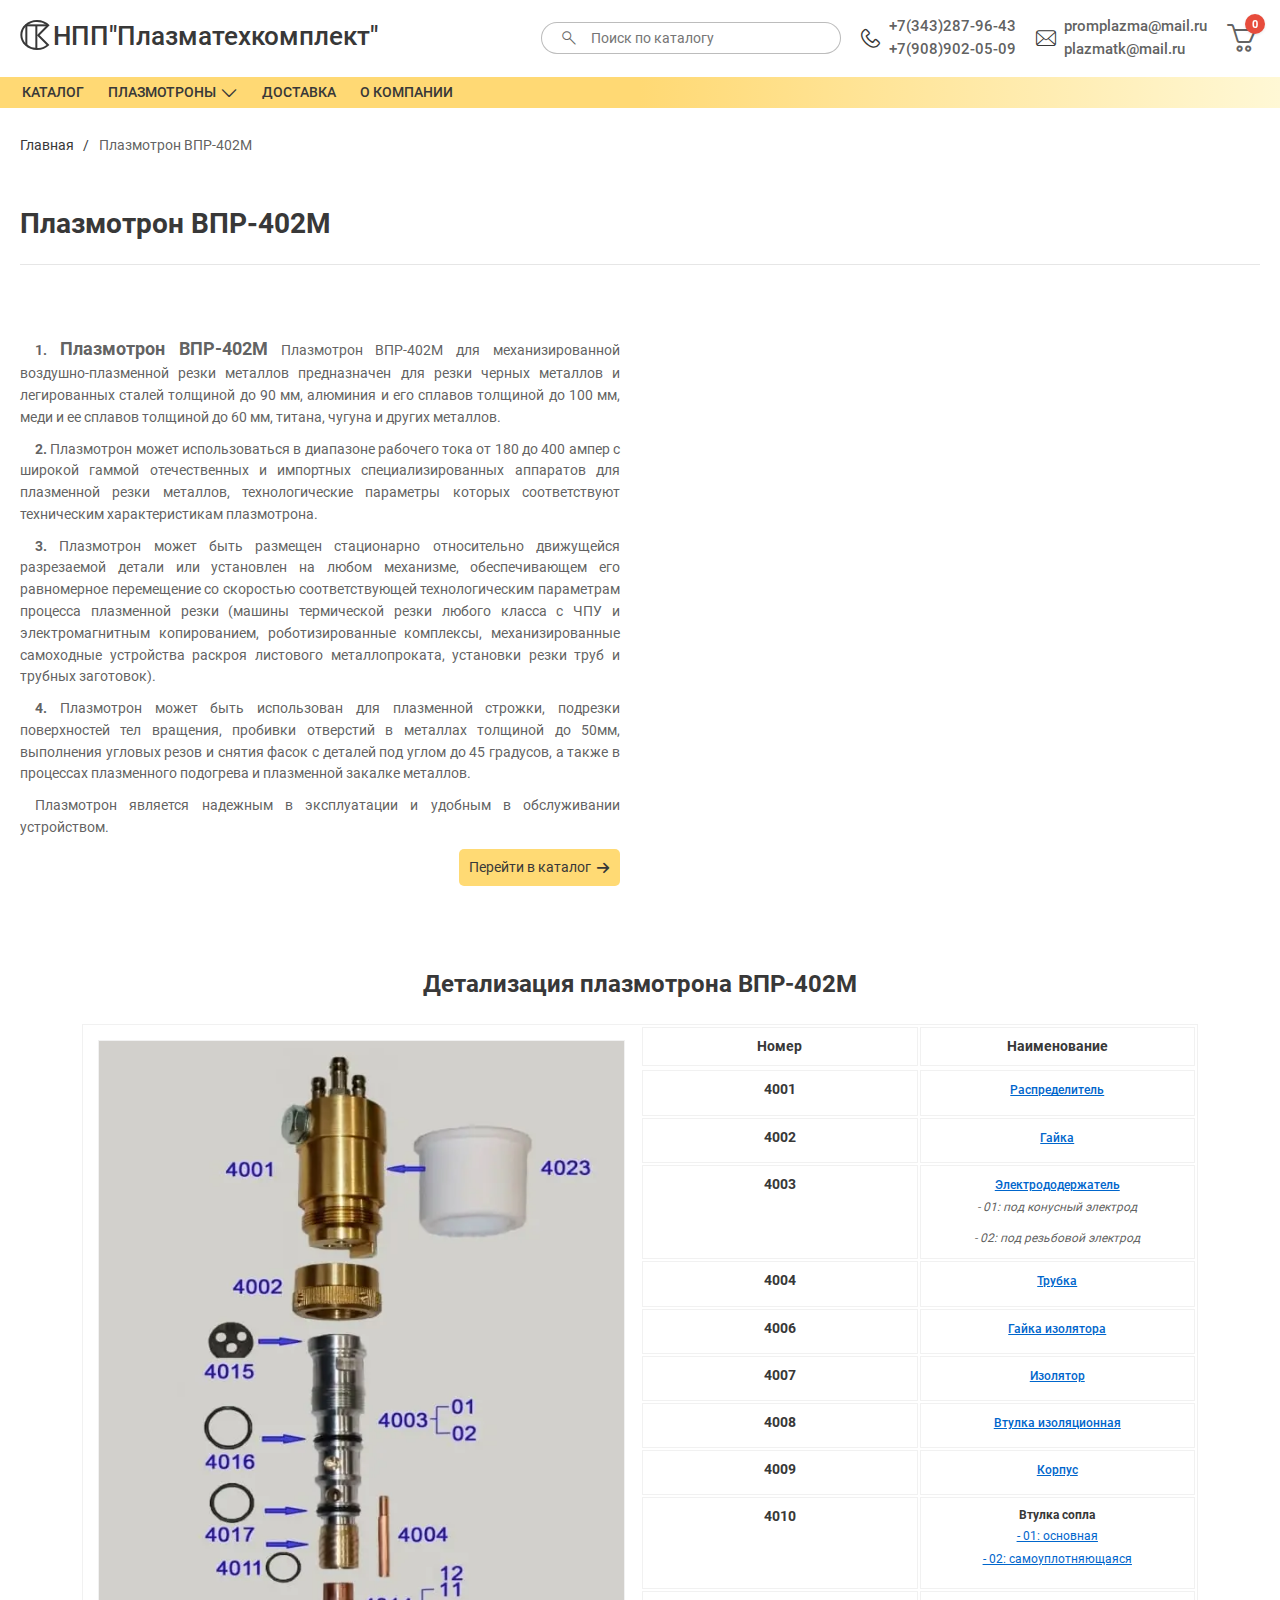
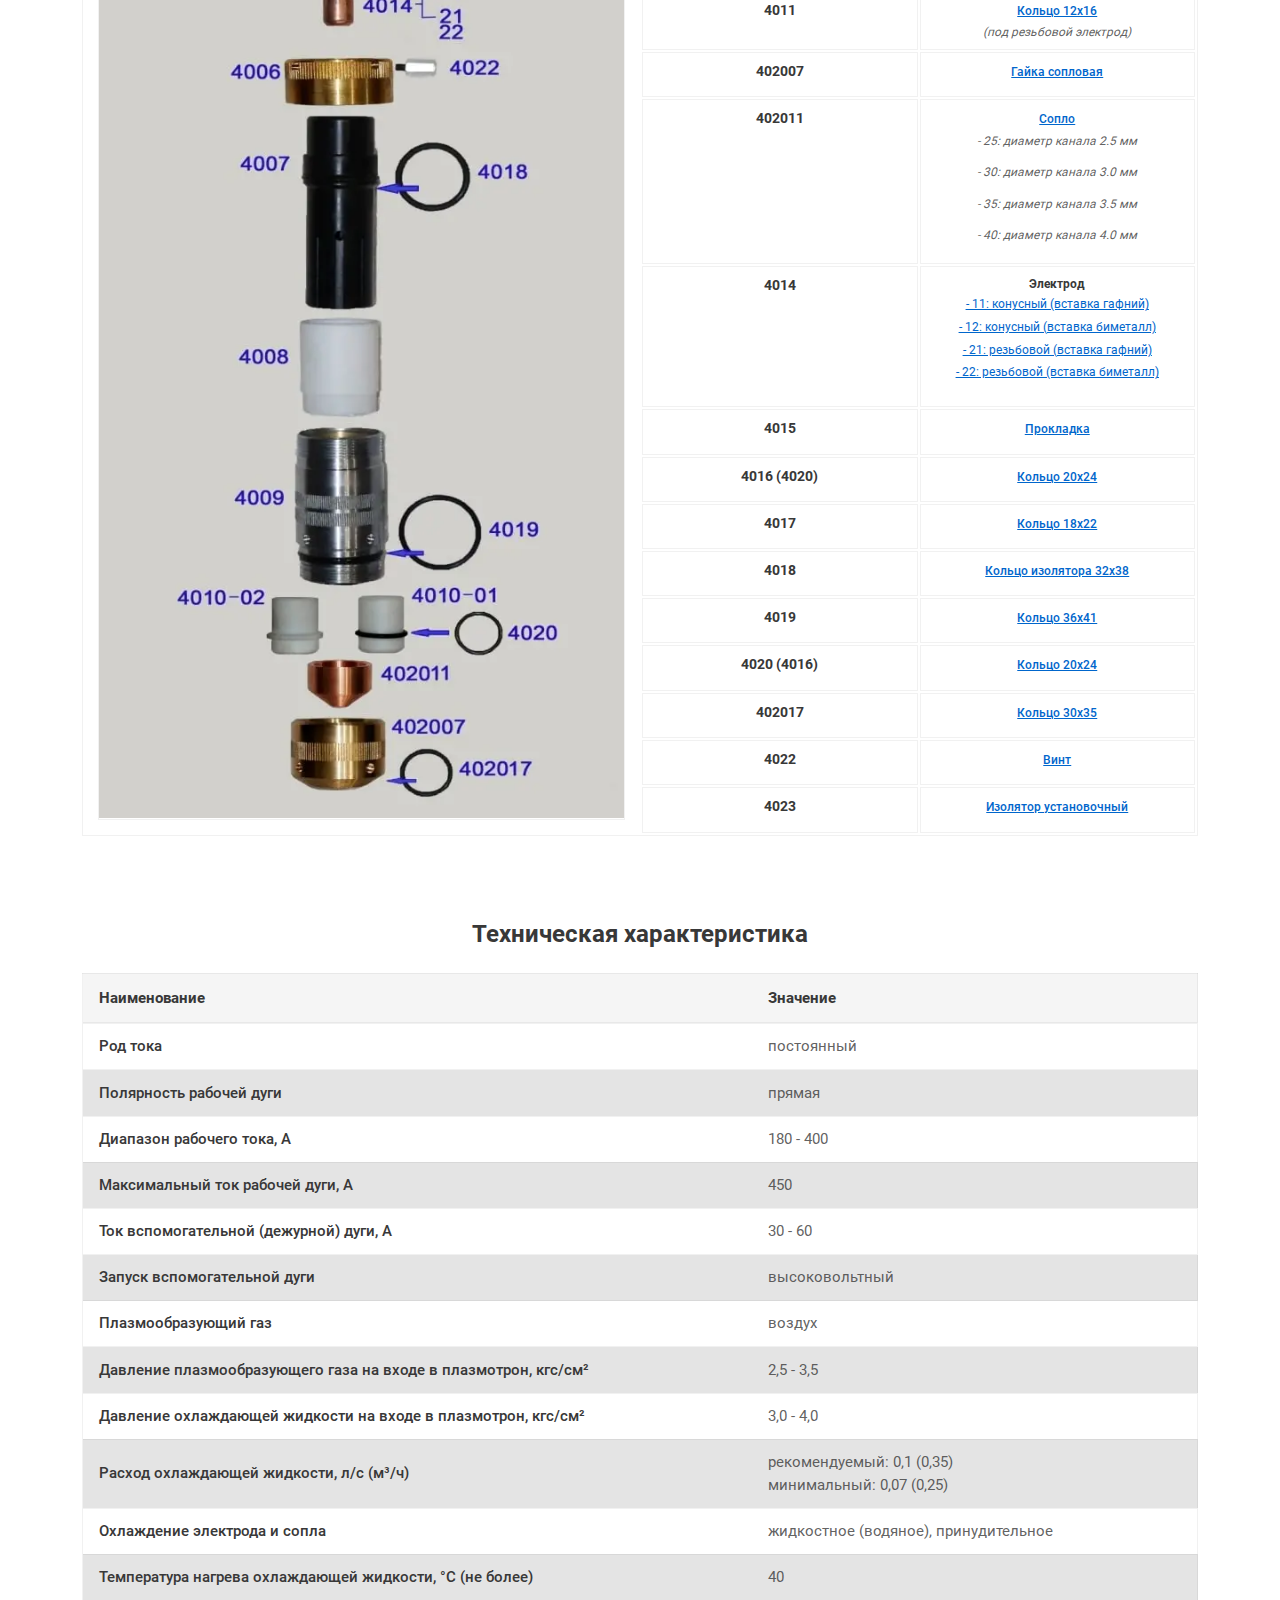
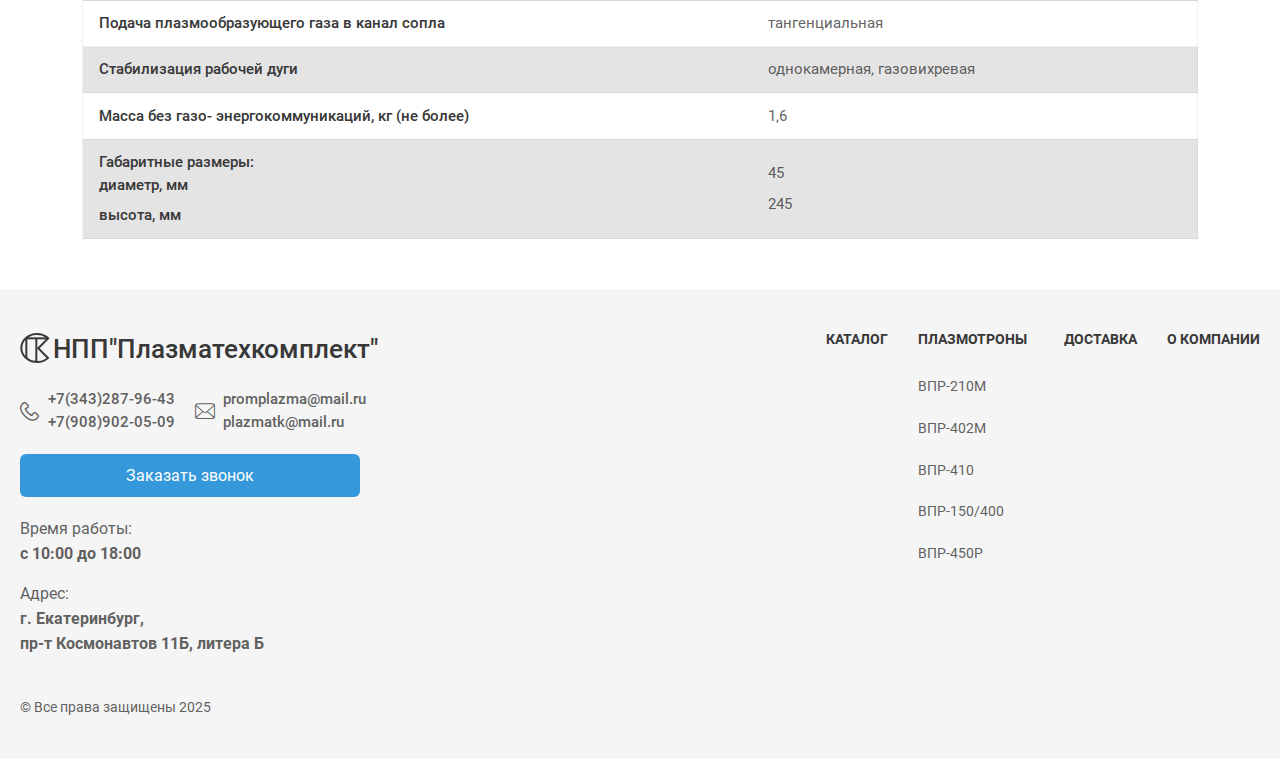
<file: plazmotron-vpr-402m.html>
<!DOCTYPE html>
<html lang="ru">

<head>
	<!-- Базовые мета-теги -->
	<meta charset="UTF-8">
	<meta name="viewport" content="width=device-width, initial-scale=1.0, minimum-scale=1.0">
	<meta name="format-detection" content="telephone=no">
	<meta http-equiv="X-UA-Compatible" content="IE=edge">


	<!-- Заголовок и описание -->
	<title>ПлазмаТехКомплект</title>
	<meta name="description" content="Описание продукта">
	<meta name="keywords" content="плазма, плазмотрон, сопла, электроды, комплектующие">

	<!-- Favicon -->
	<link rel="icon" href="./favicon.ico" type="image/x-icon">
	<link rel="icon" href="./favicon.svg" type="image/svg+xml">
	<link rel="icon" href="./favicon-32x32.png" sizes="32x32">
	<link rel="icon" href="./favicon-192x192.png" sizes="192x192">
	<link rel="apple-touch-icon" href="./apple-touch-icon.png">
	<meta name="theme-color" content="#005f87">



	<!-- Предварительное подключение к Яндекс.Картам -->
	<link rel="preconnect" href="https://yandex.ru">
	<link rel="dns-prefetch" href="https://yandex.ru">

	<!-- Критические стили -->
	<style>
		body {
			visibility: hidden;
		}

		body.loaded {
			visibility: visible;
		}

		html,
		body {
			margin: 0;
			font-family: Roboto, sans-serif;
		}
	</style>

	<!-- Основные стили -->
	<!-- <link  rel="stylesheet" href="./css/style.min.css?_v=20260318153656"> -->
	<link rel="preload" href="./css/style.min.css?_v=20250723163836" as="style">
	<link rel="stylesheet" href="./css/style.min.css?_v=20250723163836">



	<!-- JavaScript для снятия скрытия -->
	<script>
		window.addEventListener('load', function() {
			document.body.classList.add('loaded');
		});
	</script>

	<!-- Schema.org разметка -->
	<script type="application/ld+json">
		{
			"@context": "https://schema.org",
			"@graph": [{
					"@type": "IndustrialEquipmentStore",
					"name": "ПлазмаТехКомплект",
					"url": "https://plazmatk.ru/",
					"logo": "https://plazmatk.img/logo.png",
					"description": "С 1995 года ПлазмаТехКомплект создаёт высококачественные плазмотроны и расходные материалы, такие как электроды и сопла, обеспечивая точность и долговечность. Производитель комплектующих для плазменной резки.",
					"address": {
						"@type": "PostalAddress",
						"streetAddress": "пр-т Космонавтов 11Б, литера Б",
						"addressLocality": "Екатеринбург",
						"postalCode": "620000",
						"addressCountry": "RU"
					},
					"telephone": "+7 (343) 287-96-43",
					"openingHours": "Mo-Fr 10:00-18:00",
					"sameAs": ["https://plazmatk.ru/catalog.html"]
				},
				{
					"@type": "Product",
					"name": "Название продукта",
					"description": "Описание конкретного продукта",
					"image": "https://plazmatk.img/product.png",
					"url": "https://plazmatk.ru/product.html",
					"brand": {
						"@type": "Brand",
						"name": "ПлазмаТехКомплект"
					},
					"offers": {
						"@type": "Offer",
						"url": "https://plazmatk.ru/product.html",
						"priceCurrency": "RUB",
						"price": "10000",
						"availability": "https://schema.org/InStock"
					}
				}
			]
		}
	</script>

	<!-- OpenGraph разметка -->
	<meta property="og:title" content="Название продукта">
	<meta property="og:description" content="Описание продукта">
	<meta property="og:type" content="website">
	<meta property="og:url" content="https://plazmatk.ru/product.html">
	<meta property="og:image" content="https://plazmatk.img/product.png">
	<meta property="og:image:width" content="1200">
	<meta property="og:image:height" content="630">
	<meta property="og:site_name" content="ПлазмаТехКомплект">

	<!-- Twitter Card разметка -->
	<meta name="twitter:card" content="summary_large_image">
	<meta name="twitter:title" content="Название продукта">
	<meta name="twitter:description" content="Описание продукта">
	<meta name="twitter:image" content="https://plazmatk.img/product.png">

	<!-- SEO -->
	<link rel="canonical" href="https://plazmatk.ru/product.html">
	<meta name="robots" content="index, follow">

	<!-- Многоязычность -->
	<link rel="alternate" hreflang="ru" href="https://plazmatk.ru/product.html">
</head>

<body>
	<div class="wrapper">
		<header class="header">
			<div class="header__wrapper">
				<div class="header__top">
					<div class="header__container">
						<div class="header__body">

							<div class="header__main">
								<div class="header__logo">
									<a href="index.html" class="header__logo-img" aria-label="НПП Плазматехкомплект - Главная страница">
										<svg width="44" height="45" viewBox="0 0 44 45" fill="none" role="img" aria-label="Логотип компании НПП Плазматехкомплект" xmlns="http://www.w3.org/2000/svg">
											<title>Логотип компании НПП Плазматехкомплект - переход на главную страницу</title>
											<path id="subtract-border-1" d="M29 22.81L43.97 7.84C39.38 3.04 32.58 0 25 0C11.19 0 0 10.07 0 22.5C0 34.92 11.19 45 25 45C32.41 45 39.07 42.09 43.65 37.47L29 22.81ZM34.44 4.88C36.35 5.69 38.08 6.71 39.63 7.94L24.75 22.81L39.29 37.35C38.18 38.21 37.02 38.95 35.79 39.57C32.6 41.19 29 42 25 42C21.26 42 17.86 41.28 14.8 39.84C12.83 38.91 11.01 37.69 9.32 36.18C6.81 33.91 5.04 31.37 4.02 28.56C3.34 26.66 3 24.64 3 22.5C3 20.35 3.34 18.33 4.02 16.43C5.04 13.62 6.81 11.08 9.32 8.81C11.01 7.3 12.83 6.08 14.8 5.15C17.86 3.71 21.26 3 25 3C27.25 3 29.42 3.28 31.52 3.86C32.51 4.14 33.48 4.48 34.44 4.88Z" fill="#000000" fill-opacity="1.000000" fill-rule="evenodd" />
											<path id="line-1-border-1" d="M41 9.5L8 9.5L8 6.5L41 6.5L41 9.5Z" fill="#000000" fill-opacity="1.000000" fill-rule="evenodd" />
											<path id="line-2-border-1" d="M25.5 8L25.5 43L22.5 43L22.5 8L25.5 8Z" fill="#000000" fill-opacity="1.000000" fill-rule="evenodd" />
											<path id="line-2-border-2" d="M10.5 7L10.5 38L7.5 38L7.5 7L10.5 7Z" fill="#000000" fill-opacity="1.000000" fill-rule="evenodd" />
										</svg>
									</a>
									<a href="index.html" class="header__logo-text">НПП"Плазматехкомплект"</a>
									<a href="index.html" class="header__logo-text-short">ПТК</a>
								</div>
							</div>

							<div class="search-form">
								<!-- Иконка поиска (видна только на мобильных) -->
								<button type="button" class="search-form__icon _icon-search" aria-label="Открыть поиск"></button>

								<!-- Сама форма поиска -->
								<form action="/search" class="search-form__item">
									<button type="submit" class="search-form__btn _icon-search" aria-label="Найти"></button>
									<label for="search-input" class="visually-hidden">Поиск по каталогу</label>
									<input autocomplete="off" type="text" name="search" placeholder="Поиск по каталогу" class="search-form__input" id="search-input" required>
									<button type="reset" class="search-form__clear _icon-cross" aria-label="Очистить поиск"></button>
								</form>
							</div>

							<div data-da=".header__container,640" class="header__actions">

								<div class="actions__contacts actions__contacts-header" itemscope itemtype="http://schema.org/Organization">
									<meta itemprop="name" content="НПП Плазматехкомплект">
									<div class="phones">
										<div class="phones__icon _icon-phone" aria-hidden="true"></div>
										<div class="phones__item">
											<a href="tel:+73432879643" class="phones__link" itemprop="telephone">+7(343)287-96-43</a>
											<a href="tel:+79089020509" class="phones__link" itemprop="telephone">+7(908)902-05-09</a>
										</div>
									</div>

									<div class="emails">
										<div class="emails__icon _icon-mail" aria-hidden="true"></div>
										<div class="emails__item">
											<a href="mailto:promplazma@mail.ru" class="emails__link" itemprop="email">promplazma@mail.ru</a>
											<a href="mailto:plazmatk@mail.ru" class="emails__link" itemprop="email">plazmatk@mail.ru</a>
										</div>
									</div>
								</div>

								<div data-da=".header__main,640" class="header__actions-item actions-header__cart cart-header" itemscope itemtype="http://schema.org/Action">
									<a href="#" class="cart-header__icon _icon-cart" id="cart-icon" itemprop="target" aria-hidden="true">
										<meta itemprop="url" content="https://plazmatk.ru/cart">
										<meta itemprop="name" content="Открыть корзину">
									</a>
									<div class="cart-header__body">
										<ul class="cart-header__list cart-list"></ul>
									</div>
									<span class="cart-count" itemprop="result">0</span>
								</div>
							</div>
							<!-- Бургер меню -->
							<button type="button" class="menu__icon icon-menu" aria-label="Открыть меню" aria-expanded="false">
								<span></span>
								<span></span>
								<span></span>
							</button>
						</div>
					</div>
				</div>

				<div class="header__bottom">
					<div class="header__menu menu__container">
						<nav class="menu__body" itemscope itemtype="http://schema.org/SiteNavigationElement">
							<div class="header__bottom-title">Меню</div>
							<ul data-spollers="767.98,max" class="menu__list">
								<li class="menu__item">
									<a href="catalog.html" class="menu__link" itemprop="url">Каталог</a>
								</li>
								<li class="menu__item">
									<a href="#" class="menu__link" itemprop="url">Плазмотроны</a>
									<button data-spoller-menu type="button" class="menu__arrow _icon-arrow-down" aria-expanded="false" aria-controls="submenu-2" aria-label="Развернуть подменю"></button>
									<ul class="menu__sub-list" id="submenu-2">
										<li class="menu__sub-item">
											<a href="plazmotron-vpr-210m.html" class="menu__sub-link">ВПР-210М</a>
										</li>
										<li class="menu__sub-item">
											<a href="plazmotron-vpr-402m.html" class="menu__sub-link">ВПР-402М</a>
										</li>
										<li class="menu__sub-item">
											<a href="plazmotron-vpr-410.html" class="menu__sub-link">ВПР-410</a>
										</li>
										<li class="menu__sub-item">
											<a href="plazmotron-vpr-150-400.html" class="menu__sub-link">ВПР-150/400</a>
										</li>
										<li class="menu__sub-item">
											<a href="plazmotron-vpr-450.html" class="menu__sub-link">ВПР-450Р</a>
										</li>
									</ul>
								</li>
								<!-- <li class="menu__item">
							<a href="#" class="menu__link" itemprop="url">Расходники</a>
							<button data-spoller type="button" class="menu__arrow _icon-arrow-down"
								aria-controls="submenu-3"></button>
							<ul class="menu__sub-list" id="submenu-3">
								<li class="menu__sub-item">
									<a href="#" class="menu__sub-link">пункт</a>
								</li>
								<li class="menu__sub-item">
									<a href="#" class="menu__sub-link">пункт</a>
								</li>
								<li class="menu__sub-item">
									<a href="#" class="menu__sub-link">пункт</a>
								</li>
								<li class="menu__sub-item">
									<a href="#" class="menu__sub-link">пункт</a>
								</li>
							</ul>
						</li> -->
								<li class="menu__item">
									<a href="delivery.html" class="menu__link" itemprop="url">Доставка</a>
								</li>
								<li class="menu__item">
									<a href="#" class="menu__link" itemprop="url">О компании</a>
								</li>
							</ul>
							<div class="menu__body-decor"></div>
						</nav>
					</div>
				</div>
			</div>
		</header>
		<main class="page">

			<!-- Хлебные крошки для страницы каталога -->
			<div class="breadcrumbs__container">
				<nav class="breadcrumbs" aria-label="Хлебные крошки">
					<ul class="breadcrumbs__list">
						<li class="breadcrumbs__item">
							<a href="index.html" class="breadcrumbs__link">Главная</a>
						</li>
						<li class="breadcrumbs__item">
							<span class="breadcrumbs__current">Плазмотрон ВПР-402M</span>
						</li>
					</ul>
				</nav>
			</div>

			<section class="plazmotron" itemscope itemtype="https://schema.org/Product">
				<div class="plazmotron__container">
					<h2 class="plazmotron__title title" itemprop="name">Плазмотрон ВПР-402M</h2>

					<div class="products__wrapper">
						<div class="products__content">
							<div class="products__description" itemprop="description">
								<p><strong>1.</strong> <span>Плазмотрон ВПР-402M</span> Плазмотрон ВПР-402М для
									механизированной воздушно-плазменной резки металлов предназначен для резки черных
									металлов и легированных сталей толщиной до 90 мм, алюминия и его сплавов толщиной до
									100 мм, меди и ее сплавов толщиной до 60 мм, титана, чугуна и других металлов.</p>

								<p><strong>2.</strong> Плазмотрон может использоваться в диапазоне рабочего тока от 180
									до 400 ампер с широкой гаммой отечественных и импортных специализированных аппаратов
									для плазменной резки металлов, технологические параметры которых соответствуют
									техническим характеристикам плазмотрона.</p>

								<p><strong>3.</strong> Плазмотрон может быть размещен стационарно относительно
									движущейся разрезаемой детали или установлен на любом механизме, обеспечивающем его
									равномерное перемещение со скоростью соответствующей технологическим параметрам
									процесса плазменной резки (машины термической резки любого класса с ЧПУ и
									электромагнитным копированием, роботизированные комплексы, механизированные
									самоходные устройства раскроя листового металлопроката, установки резки труб и
									трубных заготовок).</p>

								<p><strong>4.</strong> Плазмотрон может быть использован для плазменной строжки,
									подрезки поверхностей тел вращения, пробивки отверстий в металлах толщиной до 50мм,
									выполнения угловых резов и снятия фасок с деталей под углом до 45 градусов, а также
									в
									процессах плазменного подогрева и плазменной закалке металлов.</p>

								<p>Плазмотрон является надежным в эксплуатации и удобным в обслуживании устройством.</p>

								<div class="products__description-link btn">
									<a href="catalog.html" class="_icon-arrow-right" aria-label="Перейти в каталог продукции">Перейти в каталог</a>
								</div>
							</div>
						</div>

						<div class="products__image">
							<picture><source srcset="img/plazmotron/vpr-402m.webp" type="image/webp"><img src="img/plazmotron/vpr-402m.webp" alt="Плазмотрон ВПР-402M - внешний вид" itemprop="image" loading="lazy"></picture>
						</div>
					</div>

					<div class="plazmotron__table">
						<h3 class="plazmotron__table-title">Детализация плазмотрона ВПР-402M</h3>

						<div class="specification">
							<div class="image-section">
								<picture><source srcset="img/plazmotron/detail-402m.webp" type="image/webp"><img src="img/plazmotron/detail-402m.webp" alt="Схема деталей плазмотрона ВПР-402M с нумерацией компонентов" itemprop="image" loading="lazy"></picture>
							</div>

							<div class="table-section">
								<table class="parts-table">
									<caption class="parts-table__caption visually-hidden">Таблица деталей плазмотрона
										ВПР-402M с указанием номеров и наименований</caption>
									<thead>
										<tr>
											<th scope="col">Номер</th>
											<th scope="col">Наименование</th>
										</tr>
									</thead>
									<tbody>
										<tr>
											<th scope="row">4001</th>
											<td><a href="catalog.html?article=4001" class="part-link">Распределитель</a>
											</td>
										</tr>
										<tr>
											<th scope="row">4002</th>
											<td><a href="catalog.html?article=4002" class="part-link">Гайка</a></td>
										</tr>
										<tr>
											<th scope="row">4003</th>
											<td>
												<a href="catalog.html?article=4003" class="part-link">Электрододержатель</a><br>
												<span class="part-variant">- 01: под конусный электрод</span><br>
												<span class="part-variant">- 02: под резьбовой электрод</span>
											</td>
										</tr>
										<tr>
											<th scope="row">4004</th>
											<td><a href="catalog.html?article=1504-4004" class="part-link">Трубка</a>
											</td>
										</tr>
										<tr>
											<th scope="row">4006</th>
											<td><a href="catalog.html?article=4006" class="part-link">Гайка
													изолятора</a></td>
										</tr>
										<tr>
											<th scope="row">4007</th>
											<td><a href="catalog.html?article=4007" class="part-link">Изолятор</a></td>
										</tr>
										<tr>
											<th scope="row">4008</th>
											<td><a href="catalog.html?article=4008" class="part-link">Втулка
													изоляционная</a></td>
										</tr>
										<tr class="highlight-part">
											<th scope="row">4009</th>
											<td><a href="catalog.html?article=4009" class="part-link">Корпус</a></td>
										</tr>
										<tr class="highlight-part">
											<th scope="row">4010</th>
											<td>
												Втулка сопла <br>
												<a href="catalog.html?article=4010-01" class="part-link">
													<span class="part-variant__link">- 01: основная</span></a><br>
												<a href="catalog.html?article=4010-02" class="part-link">
													<span class="part-variant__link">- 02: самоуплотняющаяся</span>
												</a><br>
											</td>
										</tr>
										<tr class="highlight-part">
											<th scope="row">4011</th>
											<td>
												<a href="catalog.html?article=4011, 4017, 4018, 4019, 4016-4020" class="part-link">Кольцо
													12x16</a><br>
												<span class="part-variant">(под резьбовой электрод)</span>
											</td>
										</tr>
										<tr class="highlight-part">
											<th scope="row">402007</th>
											<td><a href="catalog.html?article=402007" class="part-link">Гайка
													сопловая</a></td>
										</tr>
										<tr class="highlight-part">
											<th scope="row">402011</th>
											<td>
												<a href="catalog.html?article=402011" class="part-link">Сопло</a><br>
												<span class="part-variant">- 25: диаметр канала 2.5 мм</span><br>
												<span class="part-variant">- 30: диаметр канала 3.0 мм</span><br>
												<span class="part-variant">- 35: диаметр канала 3.5 мм</span><br>
												<span class="part-variant">- 40: диаметр канала 4.0 мм</span>
											</td>
										</tr>
										<tr class="highlight-part">
											<th scope="row">4014</th>
											<td>
												Электрод<br>
												<a href="catalog.html?article=4014-11(12)" class="part-link">
													<span class="part-variant__link">- 11: конусный (вставка
														гафний)</span></a><br>
												<a href="catalog.html?article=4014-11(12)" class="part-link">
													<span class="part-variant__link">- 12: конусный (вставка
														биметалл)</span></a><br>
												<a href="catalog.html?article=4014-21(22)" class="part-link">
													<span class="part-variant__link">- 21: резьбовой (вставка
														гафний)</span></a><br>
												<a href="catalog.html?article=4014-21(22)" class="part-link">
													<span class="part-variant__link">- 22: резьбовой (вставка
														биметалл)</span></a><br>
											</td>
										</tr>
										<tr>
											<th scope="row">4015</th>
											<td><a href="catalog.html?article=4015" class="part-link">Прокладка</a></td>
										</tr>
										<tr>
											<th scope="row">4016 (4020)</th>
											<td><a href="catalog.html?article=4011, 4017, 4018, 4019, 4016-4020" class="part-link">Кольцо
													20x24</a>
											</td>
										</tr>
										<tr>
											<th scope="row">4017</th>
											<td><a href="catalog.html?article=4011, 4017, 4018, 4019, 4016-4020" class="part-link">Кольцо
													18x22</a></td>
										</tr>
										<tr>
											<th scope="row">4018</th>
											<td><a href="catalog.html?article=4011, 4017, 4018, 4019, 4016-4020" class="part-link">Кольцо
													изолятора 32x38</a></td>
										</tr>
										<tr>
											<th scope="row">4019</th>
											<td><a href="catalog.html?article=4011, 4017, 4018, 4019, 4016-4020" class="part-link">Кольцо
													36x41</a></td>
										</tr>
										<tr>
											<th scope="row">4020 (4016)</th>
											<td><a href="catalog.html?article=4011, 4017, 4018, 4019, 4016-4020" class="part-link">Кольцо
													20x24</a>
											</td>
										</tr>
										<tr>
											<th scope="row">402017</th>
											<td><a href="catalog.html?article=402017" class="part-link">Кольцо 30x35</a>
											</td>
										</tr>
										<tr>
											<th scope="row">4022</th>
											<td><a href="catalog.html?article=4022" class="part-link">Винт</a></td>
										</tr>
										<tr>
											<th scope="row">4023</th>
											<td><a href="catalog.html?article=4023" class="part-link">Изолятор
													установочный</a></td>
										</tr>
									</tbody>
								</table>
							</div>
						</div>

						<h3 class="plazmotron__table-title">Техническая характеристика</h3>

						<div class="specs-table-wrapper">
							<table class="specs-table">
								<caption class="visually-hidden">Технические характеристики плазмотрона</caption>
								<thead>
									<tr>
										<th scope="col" class="specs-table__header">Наименование</th>
										<th scope="col" class="specs-table__header">Значение</th>
									</tr>
								</thead>
								<tbody>
									<tr class="specs-table__row">
										<td class="specs-table__param" itemprop="additionalProperty" itemscope itemtype="https://schema.org/PropertyValue">
											<span itemprop="name">Род тока</span>
										</td>
										<td class="specs-table__value" itemprop="value">постоянный</td>
									</tr>
									<tr class="specs-table__row">
										<td class="specs-table__param" itemprop="additionalProperty" itemscope itemtype="https://schema.org/PropertyValue">
											<span itemprop="name">Полярность рабочей дуги</span>
										</td>
										<td class="specs-table__value" itemprop="value">прямая</td>
									</tr>
									<tr class="specs-table__row">
										<td class="specs-table__param" itemprop="additionalProperty" itemscope itemtype="https://schema.org/PropertyValue">
											<span itemprop="name">Диапазон рабочего тока, А</span>
										</td>
										<td class="specs-table__value" itemprop="value">180 - 400</td>
									</tr>
									<tr class="specs-table__row">
										<td class="specs-table__param" itemprop="additionalProperty" itemscope itemtype="https://schema.org/PropertyValue">
											<span itemprop="name">Максимальный ток рабочей дуги, А</span>
										</td>
										<td class="specs-table__value" itemprop="value">450</td>
									</tr>
									<tr class="specs-table__row">
										<td class="specs-table__param" itemprop="additionalProperty" itemscope itemtype="https://schema.org/PropertyValue">
											<span itemprop="name">Ток вспомогательной (дежурной) дуги, А</span>
										</td>
										<td class="specs-table__value" itemprop="value">30 - 60</td>
									</tr>
									<tr class="specs-table__row">
										<td class="specs-table__param" itemprop="additionalProperty" itemscope itemtype="https://schema.org/PropertyValue">
											<span itemprop="name">Запуск вспомогательной дуги</span>
										</td>
										<td class="specs-table__value" itemprop="value">высоковольтный</td>
									</tr>
									<tr class="specs-table__row">
										<td class="specs-table__param" itemprop="additionalProperty" itemscope itemtype="https://schema.org/PropertyValue">
											<span itemprop="name">Плазмообразующий газ</span>
										</td>
										<td class="specs-table__value" itemprop="value">воздух</td>
									</tr>
									<tr class="specs-table__row">
										<td class="specs-table__param" itemprop="additionalProperty" itemscope itemtype="https://schema.org/PropertyValue">
											<span itemprop="name">Давление плазмообразующего газа на входе в плазмотрон,
												кгс/см²</span>
										</td>
										<td class="specs-table__value" itemprop="value">2,5 - 3,5</td>
									</tr>
									<tr class="specs-table__row">
										<td class="specs-table__param" itemprop="additionalProperty" itemscope itemtype="https://schema.org/PropertyValue">
											<span itemprop="name">Давление охлаждающей жидкости на входе в плазмотрон,
												кгс/см²</span>
										</td>
										<td class="specs-table__value" itemprop="value">3,0 - 4,0</td>
									</tr>
									<tr class="specs-table__row">
										<td class="specs-table__param" itemprop="additionalProperty" itemscope itemtype="https://schema.org/PropertyValue">
											<span itemprop="name">Расход охлаждающей жидкости, л/с (м³/ч)</span>
										</td>
										<td class="specs-table__value" itemprop="value">рекомендуемый: 0,1
											(0,35)<br>минимальный: 0,07 (0,25)</td>
									</tr>
									<tr class="specs-table__row">
										<td class="specs-table__param" itemprop="additionalProperty" itemscope itemtype="https://schema.org/PropertyValue">
											<span itemprop="name">Охлаждение электрода и сопла</span>
										</td>
										<td class="specs-table__value" itemprop="value">жидкостное (водяное),
											принудительное</td>
									</tr>
									<tr class="specs-table__row">
										<td class="specs-table__param" itemprop="additionalProperty" itemscope itemtype="https://schema.org/PropertyValue">
											<span itemprop="name">Температура нагрева охлаждающей жидкости, °С (не
												более)</span>
										</td>
										<td class="specs-table__value" itemprop="value">40</td>
									</tr>
									<tr class="specs-table__row">
										<td class="specs-table__param" itemprop="additionalProperty" itemscope itemtype="https://schema.org/PropertyValue">
											<span itemprop="name">Подача плазмообразующего газа в канал сопла</span>
										</td>
										<td class="specs-table__value" itemprop="value">тангенциальная</td>
									</tr>
									<tr class="specs-table__row">
										<td class="specs-table__param" itemprop="additionalProperty" itemscope itemtype="https://schema.org/PropertyValue">
											<span itemprop="name">Стабилизация рабочей дуги</span>
										</td>
										<td class="specs-table__value" itemprop="value">однокамерная, газовихревая</td>
									</tr>
									<tr class="specs-table__row">
										<td class="specs-table__param" itemprop="additionalProperty" itemscope itemtype="https://schema.org/PropertyValue">
											<span itemprop="name">Масса без газо- энергокоммуникаций, кг (не
												более)</span>
										</td>
										<td class="specs-table__value" itemprop="value">1,6</td>
									</tr>
									<tr class="specs-table__row specs-table__row-dimensions">
										<td class="specs-table__param" itemprop="additionalProperty" itemscope itemtype="https://schema.org/PropertyValue">
											<span itemprop="name">Габаритные размеры:</span>
											<div class="specs-table__dimensions-grid">
												<span class="specs-table__dimension-name">диаметр, мм</span>
												<span class="specs-table__dimension-name">высота, мм</span>
											</div>
										</td>
										<td class="specs-table__value">
											<div class="specs-table__dimensions-grid">
												<span class="specs-table__dimension-value" itemprop="value">45</span>
												<span class="specs-table__dimension-value" itemprop="value">245</span>
											</div>
										</td>
									</tr>
								</tbody>
							</table>
						</div>
					</div>
				</div>
			</section>
		</main>
		<footer class="footer">
			<div class="footer__container">
				<div class="footer__body">
					<div class="footer__main">
						<div class="footer__block">
							<div class="footer__logo">
								<a href="index.html" class="footer__logo-img" aria-label="НПП Плазматехкомплект - Главная страница">
									<svg width="44" height="45" viewBox="0 0 44 45" fill="none" xmlns="http://www.w3.org/2000/svg" role="img" aria-label="Логотип компании НПП Плазматехкомплект">
										<title>Логотип компании НПП Плазматехкомплект - переход на главную страницу</title>
										<path id="subtract-border-2" d="M29 22.81L43.97 7.84C39.38 3.04 32.58 0 25 0C11.19 0 0 10.07 0 22.5C0 34.92 11.19 45 25 45C32.41 45 39.07 42.09 43.65 37.47L29 22.81ZM34.44 4.88C36.35 5.69 38.08 6.71 39.63 7.94L24.75 22.81L39.29 37.35C38.18 38.21 37.02 38.95 35.79 39.57C32.6 41.19 29 42 25 42C21.26 42 17.86 41.28 14.8 39.84C12.83 38.91 11.01 37.69 9.32 36.18C6.81 33.91 5.04 31.37 4.02 28.56C3.34 26.66 3 24.64 3 22.5C3 20.35 3.34 18.33 4.02 16.43C5.04 13.62 6.81 11.08 9.32 8.81C11.01 7.3 12.83 6.08 14.8 5.15C17.86 3.71 21.26 3 25 3C27.25 3 29.42 3.28 31.52 3.86C32.51 4.14 33.48 4.48 34.44 4.88Z" fill="#000000" fill-opacity="1.000000" fill-rule="evenodd" />
										<path id="line-1-border-2" d="M41 9.5L8 9.5L8 6.5L41 6.5L41 9.5Z" fill="#000000" fill-opacity="1.000000" fill-rule="evenodd" />
										<path id="line-2-border-3" d="M25.5 8L25.5 43L22.5 43L22.5 8L25.5 8Z" fill="#000000" fill-opacity="1.000000" fill-rule="evenodd" />
										<path id="line-2-border-4" d="M10.5 7L10.5 38L7.5 38L7.5 7L10.5 7Z" fill="#000000" fill-opacity="1.000000" fill-rule="evenodd" />
									</svg>
								</a>
								<a href="index.html" class="footer__logo-text">НПП"Плазматехкомплект"</a>
								<a href="index.html" class="footer__logo-text-short">ПТК</a>
							</div>

							<div class="actions__contacts actions__contacts-footer">
								<div class="phones">
									<div class="phones__icon _icon-phone" aria-hidden="true"></div>
									<div class="phones__item">
										<a href="tel:+73432879643" class="phones__link">+7(343)287-96-43</a>
										<a href="tel:+79089020509" class="phones__link">+7(908)902-05-09</a>
									</div>
								</div>

								<div class="emails">
									<div class="emails__icon _icon-mail" aria-hidden="true"></div>
									<div class="emails__item">
										<a href="mailto:promplazma@mail.ru" class="emails__link">promplazma@mail.ru</a>
										<a href="mailto:plazmatk@mail.ru" class="emails__link">plazmatk@mail.ru</a>
									</div>
								</div>
							</div>

							<div class="footer__call-back">
								<button type="button" class="footer__call-back-btn" aria-label="Заказать звонок">Заказать
									звонок</button>
							</div>


							<div class="footer__content">
								<div class="footer__opentime">
									<div class="footer__opentime-text">Время работы:</div>
									<div class="footer__opentime-time">с 10:00 до 18:00</div>
								</div>

								<div class="footer__address">
									<div class="footer__address-text">Адрес:</div>
									<address class="footer__address-location">г. Екатеринбург,<br>
										пр-т Космонавтов 11Б, литера Б</address>
								</div>
							</div>

						</div>

					</div>
					<div class="footer__bottom-wrapper">
						<div class="footer__menu menu">
							<nav class="footer-menu__body">
								<ul data-spollers="767.98,max" class="footer__menu-list">
									<li class="footer-menu__item">
										<a href="catalog.html" class="footer-menu__link">Каталог</a>
									</li>
									<li class="footer-menu__item">
										<a href="#" class="footer-menu__link">ПЛАЗМОТРОНЫ</a>
										<button data-spoller type="button" class="footer-menu__arrow menu__arrow _icon-arrow-down" aria-expanded="false" aria-label="Развернуть раздел меню">
										</button>
										<ul class="footer__sub-list">
											<li class="footer__sub-item">
												<a href="plazmotron-vpr-210m.html" class="footer__sub-link">ВПР-210М</a>
											</li>
											<li class="footer__sub-item">
												<a href="plazmotron-vpr-402m.html" class="footer__sub-link">ВПР-402М</a>
											</li>
											<li class="footer__sub-item">
												<a href="plazmotron-vpr-410.html" class="footer__sub-link">ВПР-410</a>
											</li>
											<li class="footer__sub-item">
												<a href="plazmotron-vpr-150-400.html" class="footer__sub-link">ВПР-150/400</a>
											</li>
											<li class="footer__sub-item">
												<a href="plazmotron-vpr-450.html" class="footer__sub-link">ВПР-450Р</a>
											</li>
										</ul>
									</li>
									<!-- <li class="footer-menu__item">
								<a href="#" class="footer-menu__link">ЭЛЕКТРОДЫ</a>
								<button data-spoller type="button"
									class="footer-menu__arrow menu__arrow _icon-arrow-down" aria-expanded="false"
									aria-label="Развернуть раздел меню">
								</button>
								<ul class="footer__sub-list">
									<li class="footer__sub-item">
										<a href="#" class="footer__sub-link">Пункт меню</a>
									</li>
									<li class="footer__sub-item">
										<a href="#" class="footer__sub-link">Пункт меню</a>
									</li>
									<li class="footer__sub-item">
										<a href="#" class="footer__sub-link">Пункт меню</a>
									</li>
									<li class="footer__sub-item">
										<a href="#" class="footer__sub-link">Пункт меню</a>
									</li>
								</ul>
							</li> -->
									<li class="footer-menu__item">
										<a href="delivery.html" class="footer-menu__link">Доставка</a>
									</li>
									<li class="footer-menu__item">
										<a href="#" class="footer-menu__link">О компании</a>
									</li>
								</ul>
							</nav>
						</div>
					</div>
				</div>
				<div class="footer__rights">© Все права защищены 2025</div>
			</div>
		</footer>
	</div>
	<!-- Общие элементы корзины -->
	<div class="cart-modal" aria-labelledby="cart-title" tabindex="-1" aria-describedby="cart-description">
		<div id="cart-description" class="visually-hidden">
			Управление товарами в корзине
		</div>
		<span tabindex="0" class="focus-trap-start" aria-hidden="true"></span>
		<div class="cart-header">
			<h2 id="cart-title">Корзина</h2>
			<button type="button" class="close-cart" aria-label="Закрыть корзину">×</button>
		</div>
		<div class="cart-items" role="region" aria-live="polite" tabindex="0"></div>
		<div class="cart-total" aria-live="polite">
			Итого: <span class="total-price">0</span> ₽
		</div>
		<div class="cart-footer" style="display: none;">
			<button type="button" class="submit-order">Оформить заказ</button>
		</div>
		<span tabindex="0" class="focus-trap-end" aria-hidden="true"></span>
	</div>
	<div class="cart-overlay"></div>

	<!-- Модальное окно формы заказа -->
	<div class="order-form-modal" aria-modal="true" aria-labelledby="order-form-title" role="dialog" tabindex="-1" aria-describedby="order-form-description">
		<div id="order-form-description" class="visually-hidden">
			Форма для заполнения данных заказа
		</div>
		<span tabindex="0" class="focus-trap-start" aria-hidden="true"></span>
		<div class="order-form-header">
			<h2 id="order-form-title">Оформление заказа</h2>
			<button type="button" class="close-order-form" aria-label="Закрыть форму заказа">×</button>
		</div>
		<form id="order-form" class="order-form">
			<div class="order-form__group">
				<label for="order-name">Имя</label>
				<input type="text" id="order-name" name="name" placeholder="Введите ваше имя" required autocomplete="name">
				<span class="error-message" id="order-name-error"></span>
			</div>
			<div class="order-form__group">
				<label for="order-phone">Телефон</label>
				<input type="tel" id="order-phone" name="phone" placeholder="+7 (___) ___-__-__" required autocomplete="tel">
				<span class="error-message" id="order-phone-error"></span>
			</div>
			<div class="order-form__group">
				<label for="order-email">Email</label>
				<input type="email" id="order-email" name="email" placeholder="Введите ваш email" required autocomplete="email">
				<span class="error-message" id="order-email-error"></span>
			</div>
			<div class="order-form__footer">
				<button type="submit" class="submit-order-form">Отправить заказ</button>
			</div>
		</form>
		<span tabindex="0" class="focus-trap-end" aria-hidden="true"></span>
	</div>
	<div class="order-form-overlay"></div>

	<!-- Модальное окно формы обратного звонка -->
	<div class="call-back-modal" aria-labelledby="call-back-title" aria-describedby="call-back-description" tabindex="-1">
		<div id="call-back-description" class="visually-hidden">
			Форма для заказа обратного звонка
		</div>
		<div class="call-back-header">
			<h2 id="call-back-title">Заказать звонок</h2>
			<button type="button" class="call-back-close" aria-label="Закрыть форму заказа звонка">×</button>
		</div>
		<form id="call-back-form" class="call-back-form">
			<div class="call-back-form__group">
				<label for="call-back-name">Имя</label>
				<input type="text" id="call-back-name" name="name" placeholder="Введите ваше имя" required autocomplete="name">
				<span class="error-message" id="call-back-name-error"></span>
			</div>
			<div class="call-back-form__group">
				<label for="call-back-phone">Телефон</label>
				<input type="tel" id="call-back-phone" name="phone" placeholder="+7 (___) ___-__-__" required autocomplete="tel">
				<span class="error-message" id="call-back-phone-error"></span>
			</div>
			<div class="call-back-form__footer">
				<button type="submit" class="call-back-submit">Отправить</button>
			</div>
		</form>
	</div>
	<div class="call-back-overlay"></div>

	<!-- Кнопка наверх -->
	<button class="scroll-top" aria-label="Наверх">
		<i class="_icon-arrow-down" aria-hidden="true"></i>
	</button>

	<script src="js/app.min.js?_v=20260318153656"></script>
</body>

</html>
</file>
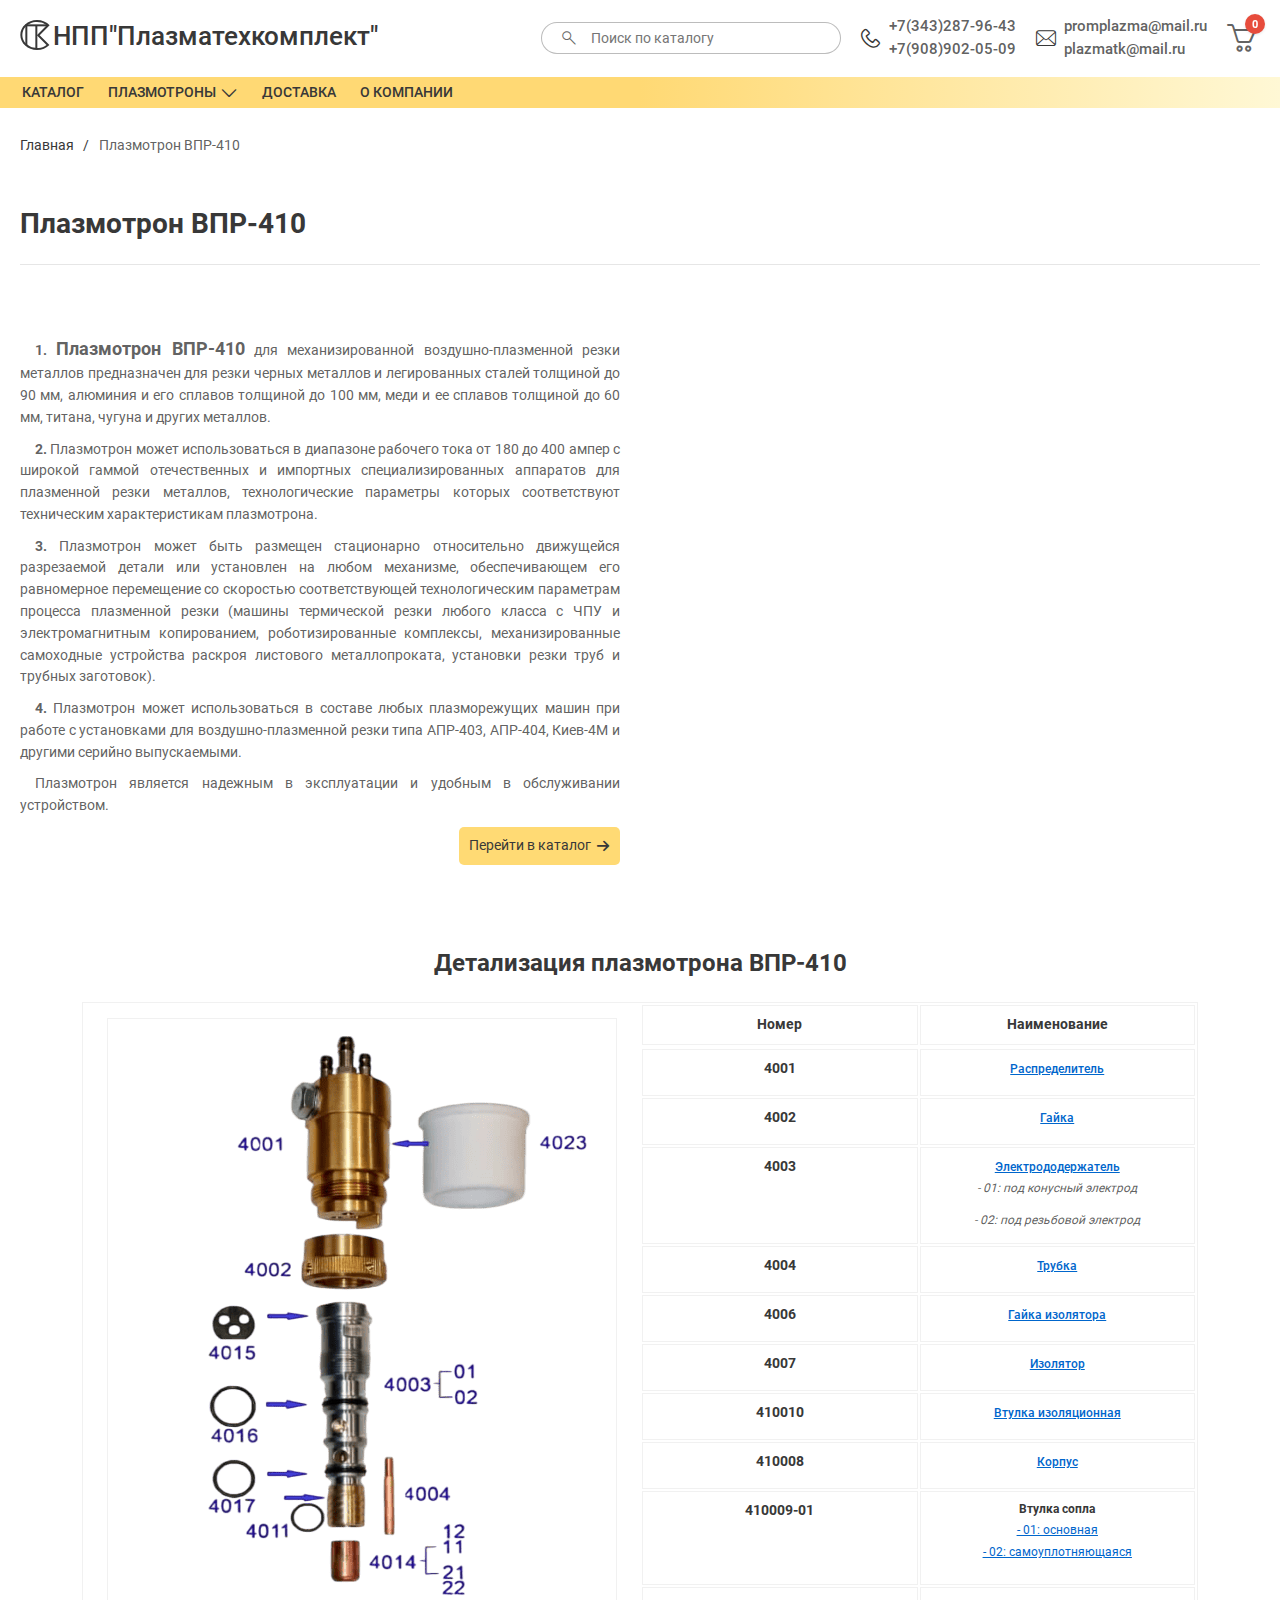
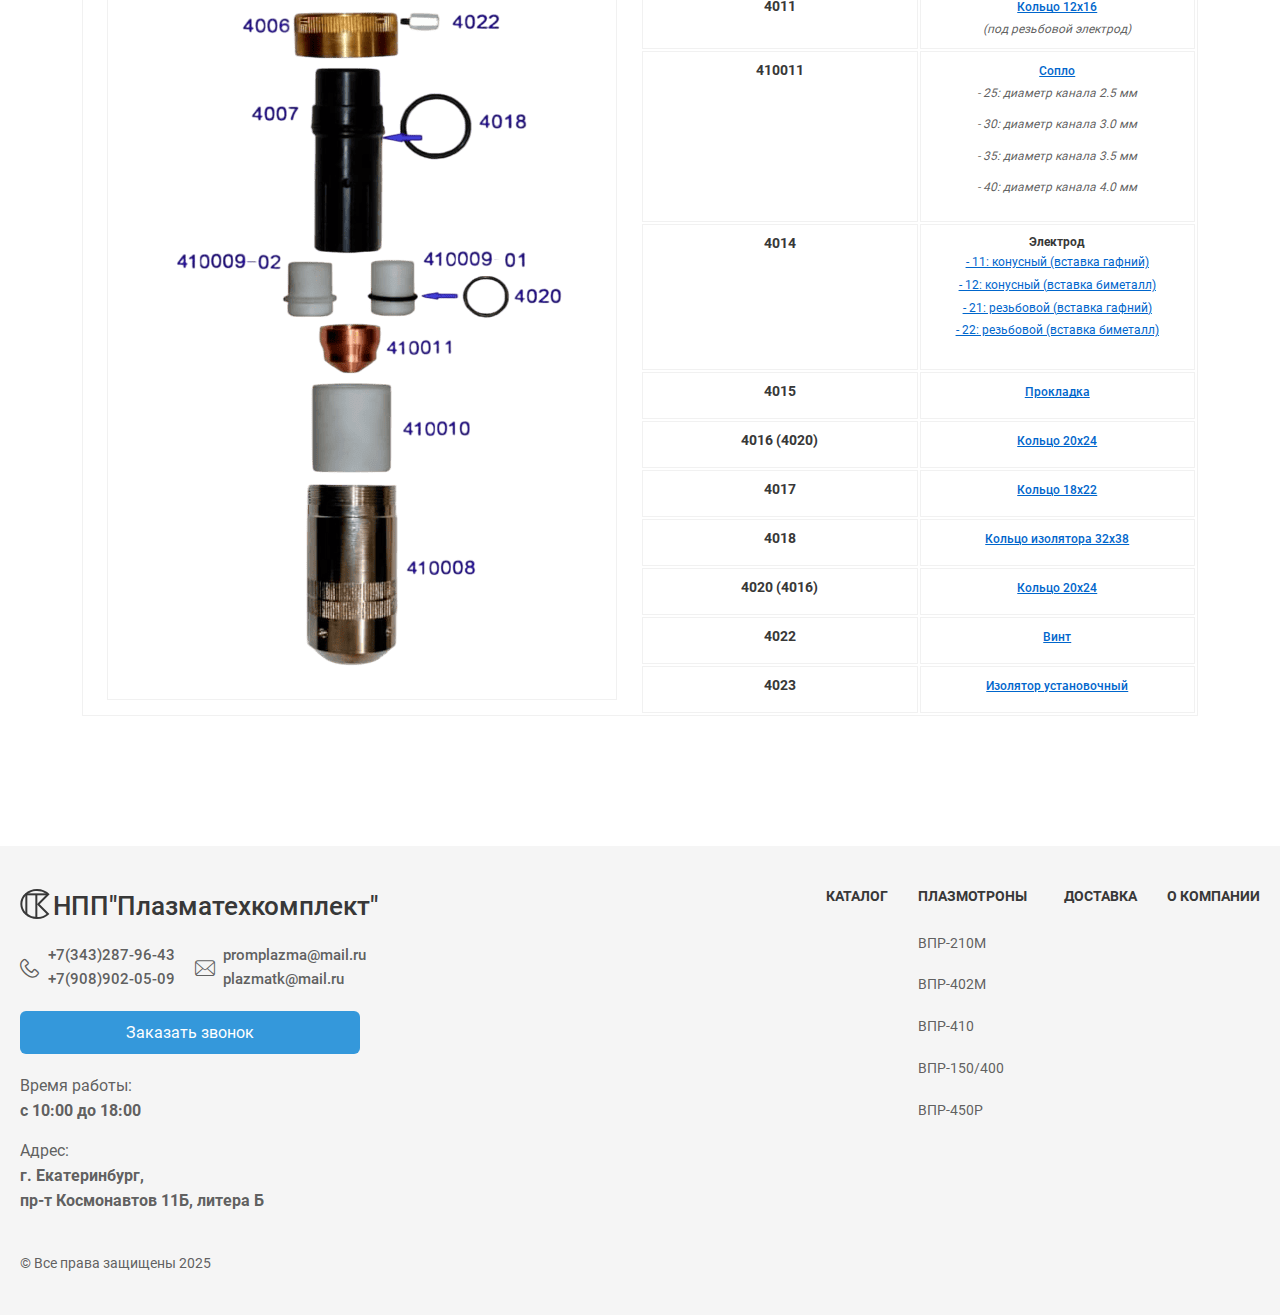
<file: plazmotron-vpr-410.html>
<!DOCTYPE html>
<html lang="ru">

<head>
	<!-- Базовые мета-теги -->
	<meta charset="UTF-8">
	<meta name="viewport" content="width=device-width, initial-scale=1.0, minimum-scale=1.0">
	<meta name="format-detection" content="telephone=no">
	<meta http-equiv="X-UA-Compatible" content="IE=edge">


	<!-- Заголовок и описание -->
	<title>ПлазмаТехКомплект</title>
	<meta name="description" content="Описание продукта">
	<meta name="keywords" content="плазма, плазмотрон, сопла, электроды, комплектующие">

	<!-- Favicon -->
	<link rel="icon" href="./favicon.ico" type="image/x-icon">
	<link rel="icon" href="./favicon.svg" type="image/svg+xml">
	<link rel="icon" href="./favicon-32x32.png" sizes="32x32">
	<link rel="icon" href="./favicon-192x192.png" sizes="192x192">
	<link rel="apple-touch-icon" href="./apple-touch-icon.png">
	<meta name="theme-color" content="#005f87">



	<!-- Предварительное подключение к Яндекс.Картам -->
	<link rel="preconnect" href="https://yandex.ru">
	<link rel="dns-prefetch" href="https://yandex.ru">

	<!-- Критические стили -->
	<style>
		body {
			visibility: hidden;
		}

		body.loaded {
			visibility: visible;
		}

		html,
		body {
			margin: 0;
			font-family: Roboto, sans-serif;
		}
	</style>

	<!-- Основные стили -->
	<!-- <link  rel="stylesheet" href="./css/style.min.css?_v=20260319120939"> -->
	<link rel="preload" href="./css/style.min.css?_v=20250723163836" as="style">
	<link rel="stylesheet" href="./css/style.min.css?_v=20250723163836">



	<!-- JavaScript для снятия скрытия -->
	<script>
		window.addEventListener('load', function() {
			document.body.classList.add('loaded');
		});
	</script>

	<!-- Schema.org разметка -->
	<script type="application/ld+json">
		{
			"@context": "https://schema.org",
			"@graph": [{
					"@type": "IndustrialEquipmentStore",
					"name": "ПлазмаТехКомплект",
					"url": "https://plazmatk.ru/",
					"logo": "https://plazmatk.img/logo.png",
					"description": "С 1995 года ПлазмаТехКомплект создаёт высококачественные плазмотроны и расходные материалы, такие как электроды и сопла, обеспечивая точность и долговечность. Производитель комплектующих для плазменной резки.",
					"address": {
						"@type": "PostalAddress",
						"streetAddress": "пр-т Космонавтов 11Б, литера Б",
						"addressLocality": "Екатеринбург",
						"postalCode": "620000",
						"addressCountry": "RU"
					},
					"telephone": "+7 (343) 287-96-43",
					"openingHours": "Mo-Fr 10:00-18:00",
					"sameAs": ["https://plazmatk.ru/catalog.html"]
				},
				{
					"@type": "Product",
					"name": "Название продукта",
					"description": "Описание конкретного продукта",
					"image": "https://plazmatk.img/product.png",
					"url": "https://plazmatk.ru/product.html",
					"brand": {
						"@type": "Brand",
						"name": "ПлазмаТехКомплект"
					},
					"offers": {
						"@type": "Offer",
						"url": "https://plazmatk.ru/product.html",
						"priceCurrency": "RUB",
						"price": "10000",
						"availability": "https://schema.org/InStock"
					}
				}
			]
		}
	</script>

	<!-- OpenGraph разметка -->
	<meta property="og:title" content="Название продукта">
	<meta property="og:description" content="Описание продукта">
	<meta property="og:type" content="website">
	<meta property="og:url" content="https://plazmatk.ru/product.html">
	<meta property="og:image" content="https://plazmatk.img/product.png">
	<meta property="og:image:width" content="1200">
	<meta property="og:image:height" content="630">
	<meta property="og:site_name" content="ПлазмаТехКомплект">

	<!-- Twitter Card разметка -->
	<meta name="twitter:card" content="summary_large_image">
	<meta name="twitter:title" content="Название продукта">
	<meta name="twitter:description" content="Описание продукта">
	<meta name="twitter:image" content="https://plazmatk.img/product.png">

	<!-- SEO -->
	<link rel="canonical" href="https://plazmatk.ru/product.html">
	<meta name="robots" content="index, follow">

	<!-- Многоязычность -->
	<link rel="alternate" hreflang="ru" href="https://plazmatk.ru/product.html">
</head>

<body>
	<div class="wrapper">
		<header class="header">
			<div class="header__wrapper">
				<div class="header__top">
					<div class="header__container">
						<div class="header__body">

							<div class="header__main">
								<div class="header__logo">
									<a href="index.html" class="header__logo-img" aria-label="НПП Плазматехкомплект - Главная страница">
										<svg width="44" height="45" viewBox="0 0 44 45" fill="none" role="img" aria-label="Логотип компании НПП Плазматехкомплект" xmlns="http://www.w3.org/2000/svg">
											<title>Логотип компании НПП Плазматехкомплект - переход на главную страницу</title>
											<path id="subtract-border-1" d="M29 22.81L43.97 7.84C39.38 3.04 32.58 0 25 0C11.19 0 0 10.07 0 22.5C0 34.92 11.19 45 25 45C32.41 45 39.07 42.09 43.65 37.47L29 22.81ZM34.44 4.88C36.35 5.69 38.08 6.71 39.63 7.94L24.75 22.81L39.29 37.35C38.18 38.21 37.02 38.95 35.79 39.57C32.6 41.19 29 42 25 42C21.26 42 17.86 41.28 14.8 39.84C12.83 38.91 11.01 37.69 9.32 36.18C6.81 33.91 5.04 31.37 4.02 28.56C3.34 26.66 3 24.64 3 22.5C3 20.35 3.34 18.33 4.02 16.43C5.04 13.62 6.81 11.08 9.32 8.81C11.01 7.3 12.83 6.08 14.8 5.15C17.86 3.71 21.26 3 25 3C27.25 3 29.42 3.28 31.52 3.86C32.51 4.14 33.48 4.48 34.44 4.88Z" fill="#000000" fill-opacity="1.000000" fill-rule="evenodd" />
											<path id="line-1-border-1" d="M41 9.5L8 9.5L8 6.5L41 6.5L41 9.5Z" fill="#000000" fill-opacity="1.000000" fill-rule="evenodd" />
											<path id="line-2-border-1" d="M25.5 8L25.5 43L22.5 43L22.5 8L25.5 8Z" fill="#000000" fill-opacity="1.000000" fill-rule="evenodd" />
											<path id="line-2-border-2" d="M10.5 7L10.5 38L7.5 38L7.5 7L10.5 7Z" fill="#000000" fill-opacity="1.000000" fill-rule="evenodd" />
										</svg>
									</a>
									<a href="index.html" class="header__logo-text">НПП"Плазматехкомплект"</a>
									<a href="index.html" class="header__logo-text-short">ПТК</a>
								</div>
							</div>

							<div class="search-form">
								<!-- Иконка поиска (видна только на мобильных) -->
								<button type="button" class="search-form__icon _icon-search" aria-label="Открыть поиск"></button>

								<!-- Сама форма поиска -->
								<form action="/search" class="search-form__item">
									<button type="submit" class="search-form__btn _icon-search" aria-label="Найти"></button>
									<label for="search-input" class="visually-hidden">Поиск по каталогу</label>
									<input autocomplete="off" type="text" name="search" placeholder="Поиск по каталогу" class="search-form__input" id="search-input" required>
									<button type="reset" class="search-form__clear _icon-cross" aria-label="Очистить поиск"></button>
								</form>
							</div>

							<div data-da=".header__container,640" class="header__actions">

								<div class="actions__contacts actions__contacts-header" itemscope itemtype="http://schema.org/Organization">
									<meta itemprop="name" content="НПП Плазматехкомплект">
									<div class="phones">
										<div class="phones__icon _icon-phone" aria-hidden="true"></div>
										<div class="phones__item">
											<a href="tel:+73432879643" class="phones__link" itemprop="telephone">+7(343)287-96-43</a>
											<a href="tel:+79089020509" class="phones__link" itemprop="telephone">+7(908)902-05-09</a>
										</div>
									</div>

									<div class="emails">
										<div class="emails__icon _icon-mail" aria-hidden="true"></div>
										<div class="emails__item">
											<a href="mailto:promplazma@mail.ru" class="emails__link" itemprop="email">promplazma@mail.ru</a>
											<a href="mailto:plazmatk@mail.ru" class="emails__link" itemprop="email">plazmatk@mail.ru</a>
										</div>
									</div>
								</div>

								<div data-da=".header__main,640" class="header__actions-item actions-header__cart cart-header" itemscope itemtype="http://schema.org/Action">
									<a href="#" class="cart-header__icon _icon-cart" id="cart-icon" itemprop="target" aria-hidden="true">
										<meta itemprop="url" content="https://plazmatk.ru/cart">
										<meta itemprop="name" content="Открыть корзину">
									</a>
									<div class="cart-header__body">
										<ul class="cart-header__list cart-list"></ul>
									</div>
									<span class="cart-count" itemprop="result">0</span>
								</div>
							</div>
							<!-- Бургер меню -->
							<button type="button" class="menu__icon icon-menu" aria-label="Открыть меню" aria-expanded="false">
								<span></span>
								<span></span>
								<span></span>
							</button>
						</div>
					</div>
				</div>

				<div class="header__bottom">
					<div class="header__menu menu__container">
						<nav class="menu__body" itemscope itemtype="http://schema.org/SiteNavigationElement">
							<div class="header__bottom-title">Меню</div>
							<ul data-spollers="767.98,max" class="menu__list">
								<li class="menu__item">
									<a href="catalog.html" class="menu__link" itemprop="url">Каталог</a>
								</li>
								<li class="menu__item">
									<a href="#" class="menu__link" itemprop="url">Плазмотроны</a>
									<button data-spoller-menu type="button" class="menu__arrow _icon-arrow-down" aria-expanded="false" aria-controls="submenu-2" aria-label="Развернуть подменю"></button>
									<ul class="menu__sub-list" id="submenu-2">
										<li class="menu__sub-item">
											<a href="plazmotron-vpr-210m.html" class="menu__sub-link">ВПР-210М</a>
										</li>
										<li class="menu__sub-item">
											<a href="plazmotron-vpr-402m.html" class="menu__sub-link">ВПР-402М</a>
										</li>
										<li class="menu__sub-item">
											<a href="plazmotron-vpr-410.html" class="menu__sub-link">ВПР-410</a>
										</li>
										<li class="menu__sub-item">
											<a href="plazmotron-vpr-150-400.html" class="menu__sub-link">ВПР-150/400</a>
										</li>
										<li class="menu__sub-item">
											<a href="plazmotron-vpr-450.html" class="menu__sub-link">ВПР-450Р</a>
										</li>
									</ul>
								</li>
								<!-- <li class="menu__item">
							<a href="#" class="menu__link" itemprop="url">Расходники</a>
							<button data-spoller type="button" class="menu__arrow _icon-arrow-down"
								aria-controls="submenu-3"></button>
							<ul class="menu__sub-list" id="submenu-3">
								<li class="menu__sub-item">
									<a href="#" class="menu__sub-link">пункт</a>
								</li>
								<li class="menu__sub-item">
									<a href="#" class="menu__sub-link">пункт</a>
								</li>
								<li class="menu__sub-item">
									<a href="#" class="menu__sub-link">пункт</a>
								</li>
								<li class="menu__sub-item">
									<a href="#" class="menu__sub-link">пункт</a>
								</li>
							</ul>
						</li> -->
								<li class="menu__item">
									<a href="delivery.html" class="menu__link" itemprop="url">Доставка</a>
								</li>
								<li class="menu__item">
									<a href="#" class="menu__link" itemprop="url">О компании</a>
								</li>
							</ul>
							<div class="menu__body-decor"></div>
						</nav>
					</div>
				</div>
			</div>
		</header>
		<main class="page">

			<!-- Хлебные крошки для страницы каталога -->
			<div class="breadcrumbs__container">
				<nav class="breadcrumbs" aria-label="Хлебные крошки">
					<ul class="breadcrumbs__list">
						<li class="breadcrumbs__item">
							<a href="index.html" class="breadcrumbs__link">Главная</a>
						</li>
						<li class="breadcrumbs__item">
							<span class="breadcrumbs__current">Плазмотрон ВПР-410</span>
						</li>
					</ul>
				</nav>
			</div>

			<section class="plazmotron" itemscope itemtype="https://schema.org/Product">
				<div class="plazmotron__container">
					<h2 class="plazmotron__title title" itemprop="name">Плазмотрон ВПР-410</h2>

					<div class="products__wrapper">
						<div class="products__content">
							<div class="products__description" itemprop="description">
								<p><strong>1.</strong> <span>Плазмотрон ВПР-410</span> для механизированной
									воздушно-плазменной резки металлов предназначен для резки черных металлов и
									легированных сталей толщиной до 90 мм, алюминия и его сплавов толщиной до 100 мм,
									меди и ее сплавов толщиной до 60 мм, титана, чугуна и других металлов.</p>

								<p><strong>2.</strong> Плазмотрон может использоваться в диапазоне рабочего тока от 180
									до 400 ампер с широкой гаммой отечественных и импортных специализированных аппаратов
									для плазменной резки металлов, технологические параметры которых соответствуют
									техническим характеристикам плазмотрона.</p>

								<p><strong>3.</strong> Плазмотрон может быть размещен стационарно относительно
									движущейся разрезаемой детали или установлен на любом механизме, обеспечивающем его
									равномерное перемещение со скоростью соответствующей технологическим параметрам
									процесса плазменной резки (машины термической резки любого класса с ЧПУ и
									электромагнитным копированием, роботизированные комплексы, механизированные
									самоходные устройства раскроя листового металлопроката, установки резки труб и
									трубных заготовок).</p>

								<p><strong>4.</strong> Плазмотрон может использоваться в составе любых плазморежущих
									машин при работе с установками для воздушно-плазменной резки типа АПР-403, АПР-404,
									Киев-4М и другими серийно выпускаемыми.</p>

								<p>Плазмотрон является надежным в эксплуатации и удобным в обслуживании устройством.</p>

								<div class="products__description-link btn">
									<a href="catalog.html" class="_icon-arrow-right" aria-label="Перейти в каталог продукции">Перейти в каталог</a>
								</div>
							</div>
						</div>

						<div class="products__image">
							<picture><source srcset="img/plazmotron/vpr-410.webp" type="image/webp"><img src="img/plazmotron/vpr-410.webp" alt="Плазмотрон ВПР-410 - внешний вид" itemprop="image" loading="lazy"></picture>
						</div>
					</div>

					<div class="plazmotron__table">
						<h3 class="plazmotron__table-title">Детализация плазмотрона ВПР-410</h3>

						<div class="specification">
							<div class="image-section">
								<picture><source srcset="img/plazmotron/detail-410.webp" type="image/webp"><img src="img/plazmotron/detail-410.webp" alt="Схема деталей плазмотрона ВПР-410 с нумерацией компонентов" itemprop="image" loading="lazy"></picture>
							</div>

							<div class="table-section">
								<table class="parts-table">
									<caption class="parts-table__caption visually-hidden">Таблица деталей плазмотрона
										ВПР-410 с указанием номеров и наименований</caption>
									<thead>
										<tr>
											<th scope="col">Номер</th>
											<th scope="col">Наименование</th>
										</tr>
									</thead>
									<tbody>
										<tr>
											<th scope="row">4001</th>
											<td><a href="catalog.html?article=4001" class="part-link">Распределитель</a>
											</td>
										</tr>
										<tr>
											<th scope="row">4002</th>
											<td><a href="catalog.html?article=4002" class="part-link">Гайка</a></td>
										</tr>
										<tr>
											<th scope="row">4003</th>
											<td>
												<a href="catalog.html?article=4003" class="part-link">Электрододержатель</a><br>
												<span class="part-variant">- 01: под конусный электрод</span><br>
												<span class="part-variant">- 02: под резьбовой электрод</span>
											</td>
										</tr>
										<tr>
											<th scope="row">4004</th>
											<td><a href="catalog.html?article=1504-4004" class="part-link">Трубка</a>
											</td>
										</tr>
										<tr>
											<th scope="row">4006</th>
											<td><a href="catalog.html?article=4006" class="part-link">Гайка
													изолятора</a></td>
										</tr>
										<tr>
											<th scope="row">4007</th>
											<td><a href="catalog.html?article=4007" class="part-link">Изолятор</a></td>
										</tr>
										<tr>
											<th scope="row">410010</th>
											<td><a href="catalog.html?article=410010" class="part-link">Втулка
													изоляционная</a></td>
										</tr>
										<tr class="highlight-part">
											<th scope="row">410008</th>
											<td><a href="catalog.html?article=410008" class="part-link">Корпус</a></td>
										</tr>
										<tr class="highlight-part">
											<th scope="row">410009-01</th>
											<td>
												Втулка сопла<br>
												<a href="catalog.html?article=410009-01" class="part-link">
													<span class="part-variant__link">- 01: основная</span>
												</a><br>
												<a href="catalog.html?article=410009-02" class="part-link">
													<span class="part-variant__link">- 02: самоуплотняющаяся</span>
												</a><br>
											</td>
										</tr>
										<tr class="highlight-part">
											<th scope="row">4011</th>
											<td>
												<a href="catalog.html?article=4011" class="part-link">Кольцо 12x16</a><br>
												<span class="part-variant">(под резьбовой электрод)</span>
											</td>
										</tr>
										<tr class="highlight-part">
											<th scope="row">410011</th>
											<td>
												<a href="catalog.html?article=410011" class="part-link">Сопло</a><br>
												<span class="part-variant">- 25: диаметр канала 2.5 мм</span><br>
												<span class="part-variant">- 30: диаметр канала 3.0 мм</span><br>
												<span class="part-variant">- 35: диаметр канала 3.5 мм</span><br>
												<span class="part-variant">- 40: диаметр канала 4.0 мм</span>
											</td>
										</tr>
										<tr class="highlight-part">
											<th scope="row">4014</th>
											<td>
												Электрод<br>
												<a href="catalog.html?article=4014-11(12)" class="part-link">
													<span class="part-variant__link">- 11: конусный (вставка
														гафний)</span></a><br>
												<a href="catalog.html?article=4014-11(12)" class="part-link">
													<span class="part-variant__link">- 12: конусный (вставка
														биметалл)</span></a><br>
												<a href="catalog.html?article=4014-21(22)" class="part-link">
													<span class="part-variant__link">- 21: резьбовой (вставка
														гафний)</span></a><br>
												<a href="catalog.html?article=4014-21(22)" class="part-link">
													<span class="part-variant__link">- 22: резьбовой (вставка
														биметалл)</span></a><br>
											</td>
										</tr>
										<tr>
											<th scope="row">4015</th>
											<td><a href="catalog.html?article=4015" class="part-link">Прокладка</a></td>
										</tr>
										<tr>
											<th scope="row">4016 (4020)</th>
											<td><a href="catalog.html?article=4016-4020" class="part-link">Кольцо 20x24</a>
											</td>
										</tr>
										<tr>
											<th scope="row">4017</th>
											<td><a href="catalog.html?article=4017" class="part-link">Кольцо 18x22</a></td>
										</tr>
										<tr>
											<th scope="row">4018</th>
											<td><a href="catalog.html?article=4018" class="part-link">Кольцо
													изолятора 32x38</a></td>
										</tr>
										<tr>
											<th scope="row">4020 (4016)</th>
											<td><a href="catalog.html?article=4016-4020" class="part-link">Кольцо 20x24</a>
											</td>
										</tr>
										<tr>
											<th scope="row">4022</th>
											<td><a href="catalog.html?article=4022" class="part-link">Винт</a></td>
										</tr>
										<tr>
											<th scope="row">4023</th>
											<td><a href="catalog.html?article=4023" class="part-link">Изолятор
													установочный</a></td>
										</tr>
									</tbody>
								</table>
							</div>
						</div>
					</div>
			</section>
		</main>
		<footer class="footer">
			<div class="footer__container">
				<div class="footer__body">
					<div class="footer__main">
						<div class="footer__block">
							<div class="footer__logo">
								<a href="index.html" class="footer__logo-img" aria-label="НПП Плазматехкомплект - Главная страница">
									<svg width="44" height="45" viewBox="0 0 44 45" fill="none" xmlns="http://www.w3.org/2000/svg" role="img" aria-label="Логотип компании НПП Плазматехкомплект">
										<title>Логотип компании НПП Плазматехкомплект - переход на главную страницу</title>
										<path id="subtract-border-2" d="M29 22.81L43.97 7.84C39.38 3.04 32.58 0 25 0C11.19 0 0 10.07 0 22.5C0 34.92 11.19 45 25 45C32.41 45 39.07 42.09 43.65 37.47L29 22.81ZM34.44 4.88C36.35 5.69 38.08 6.71 39.63 7.94L24.75 22.81L39.29 37.35C38.18 38.21 37.02 38.95 35.79 39.57C32.6 41.19 29 42 25 42C21.26 42 17.86 41.28 14.8 39.84C12.83 38.91 11.01 37.69 9.32 36.18C6.81 33.91 5.04 31.37 4.02 28.56C3.34 26.66 3 24.64 3 22.5C3 20.35 3.34 18.33 4.02 16.43C5.04 13.62 6.81 11.08 9.32 8.81C11.01 7.3 12.83 6.08 14.8 5.15C17.86 3.71 21.26 3 25 3C27.25 3 29.42 3.28 31.52 3.86C32.51 4.14 33.48 4.48 34.44 4.88Z" fill="#000000" fill-opacity="1.000000" fill-rule="evenodd" />
										<path id="line-1-border-2" d="M41 9.5L8 9.5L8 6.5L41 6.5L41 9.5Z" fill="#000000" fill-opacity="1.000000" fill-rule="evenodd" />
										<path id="line-2-border-3" d="M25.5 8L25.5 43L22.5 43L22.5 8L25.5 8Z" fill="#000000" fill-opacity="1.000000" fill-rule="evenodd" />
										<path id="line-2-border-4" d="M10.5 7L10.5 38L7.5 38L7.5 7L10.5 7Z" fill="#000000" fill-opacity="1.000000" fill-rule="evenodd" />
									</svg>
								</a>
								<a href="index.html" class="footer__logo-text">НПП"Плазматехкомплект"</a>
								<a href="index.html" class="footer__logo-text-short">ПТК</a>
							</div>

							<div class="actions__contacts actions__contacts-footer">
								<div class="phones">
									<div class="phones__icon _icon-phone" aria-hidden="true"></div>
									<div class="phones__item">
										<a href="tel:+73432879643" class="phones__link">+7(343)287-96-43</a>
										<a href="tel:+79089020509" class="phones__link">+7(908)902-05-09</a>
									</div>
								</div>

								<div class="emails">
									<div class="emails__icon _icon-mail" aria-hidden="true"></div>
									<div class="emails__item">
										<a href="mailto:promplazma@mail.ru" class="emails__link">promplazma@mail.ru</a>
										<a href="mailto:plazmatk@mail.ru" class="emails__link">plazmatk@mail.ru</a>
									</div>
								</div>
							</div>

							<div class="footer__call-back">
								<button type="button" class="footer__call-back-btn" aria-label="Заказать звонок">Заказать
									звонок</button>
							</div>


							<div class="footer__content">
								<div class="footer__opentime">
									<div class="footer__opentime-text">Время работы:</div>
									<div class="footer__opentime-time">с 10:00 до 18:00</div>
								</div>

								<div class="footer__address">
									<div class="footer__address-text">Адрес:</div>
									<address class="footer__address-location">г. Екатеринбург,<br>
										пр-т Космонавтов 11Б, литера Б</address>
								</div>
							</div>

						</div>

					</div>
					<div class="footer__bottom-wrapper">
						<div class="footer__menu menu">
							<nav class="footer-menu__body">
								<ul data-spollers="767.98,max" class="footer__menu-list">
									<li class="footer-menu__item">
										<a href="catalog.html" class="footer-menu__link">Каталог</a>
									</li>
									<li class="footer-menu__item">
										<a href="#" class="footer-menu__link">ПЛАЗМОТРОНЫ</a>
										<button data-spoller type="button" class="footer-menu__arrow menu__arrow _icon-arrow-down" aria-expanded="false" aria-label="Развернуть раздел меню">
										</button>
										<ul class="footer__sub-list">
											<li class="footer__sub-item">
												<a href="plazmotron-vpr-210m.html" class="footer__sub-link">ВПР-210М</a>
											</li>
											<li class="footer__sub-item">
												<a href="plazmotron-vpr-402m.html" class="footer__sub-link">ВПР-402М</a>
											</li>
											<li class="footer__sub-item">
												<a href="plazmotron-vpr-410.html" class="footer__sub-link">ВПР-410</a>
											</li>
											<li class="footer__sub-item">
												<a href="plazmotron-vpr-150-400.html" class="footer__sub-link">ВПР-150/400</a>
											</li>
											<li class="footer__sub-item">
												<a href="plazmotron-vpr-450.html" class="footer__sub-link">ВПР-450Р</a>
											</li>
										</ul>
									</li>
									<!-- <li class="footer-menu__item">
								<a href="#" class="footer-menu__link">ЭЛЕКТРОДЫ</a>
								<button data-spoller type="button"
									class="footer-menu__arrow menu__arrow _icon-arrow-down" aria-expanded="false"
									aria-label="Развернуть раздел меню">
								</button>
								<ul class="footer__sub-list">
									<li class="footer__sub-item">
										<a href="#" class="footer__sub-link">Пункт меню</a>
									</li>
									<li class="footer__sub-item">
										<a href="#" class="footer__sub-link">Пункт меню</a>
									</li>
									<li class="footer__sub-item">
										<a href="#" class="footer__sub-link">Пункт меню</a>
									</li>
									<li class="footer__sub-item">
										<a href="#" class="footer__sub-link">Пункт меню</a>
									</li>
								</ul>
							</li> -->
									<li class="footer-menu__item">
										<a href="delivery.html" class="footer-menu__link">Доставка</a>
									</li>
									<li class="footer-menu__item">
										<a href="#" class="footer-menu__link">О компании</a>
									</li>
								</ul>
							</nav>
						</div>
					</div>
				</div>
				<div class="footer__rights">© Все права защищены 2025</div>
			</div>
		</footer>
	</div>
	<!-- Общие элементы корзины -->
	<div class="cart-modal" aria-labelledby="cart-title" tabindex="-1" aria-describedby="cart-description">
		<div id="cart-description" class="visually-hidden">
			Управление товарами в корзине
		</div>
		<span tabindex="0" class="focus-trap-start" aria-hidden="true"></span>
		<div class="cart-header">
			<h2 id="cart-title">Корзина</h2>
			<button type="button" class="close-cart" aria-label="Закрыть корзину">×</button>
		</div>
		<div class="cart-items" role="region" aria-live="polite" tabindex="0"></div>
		<div class="cart-total" aria-live="polite">
			Итого: <span class="total-price">0</span> ₽
		</div>
		<div class="cart-footer" style="display: none;">
			<button type="button" class="submit-order">Оформить заказ</button>
		</div>
		<span tabindex="0" class="focus-trap-end" aria-hidden="true"></span>
	</div>
	<div class="cart-overlay"></div>

	<!-- Модальное окно формы заказа -->
	<div class="order-form-modal" aria-modal="true" aria-labelledby="order-form-title" role="dialog" tabindex="-1" aria-describedby="order-form-description">
		<div id="order-form-description" class="visually-hidden">
			Форма для заполнения данных заказа
		</div>
		<span tabindex="0" class="focus-trap-start" aria-hidden="true"></span>
		<div class="order-form-header">
			<h2 id="order-form-title">Оформление заказа</h2>
			<button type="button" class="close-order-form" aria-label="Закрыть форму заказа">×</button>
		</div>
		<form id="order-form" class="order-form">
			<div class="order-form__group">
				<label for="order-name">Имя</label>
				<input type="text" id="order-name" name="name" placeholder="Введите ваше имя" required autocomplete="name">
				<span class="error-message" id="order-name-error"></span>
			</div>
			<div class="order-form__group">
				<label for="order-phone">Телефон</label>
				<input type="tel" id="order-phone" name="phone" placeholder="+7 (___) ___-__-__" required autocomplete="tel">
				<span class="error-message" id="order-phone-error"></span>
			</div>
			<div class="order-form__group">
				<label for="order-email">Email</label>
				<input type="email" id="order-email" name="email" placeholder="Введите ваш email" required autocomplete="email">
				<span class="error-message" id="order-email-error"></span>
			</div>
			<div class="order-form__footer">
				<button type="submit" class="submit-order-form">Отправить заказ</button>
			</div>
		</form>
		<span tabindex="0" class="focus-trap-end" aria-hidden="true"></span>
	</div>
	<div class="order-form-overlay"></div>

	<!-- Модальное окно формы обратного звонка -->
	<div class="call-back-modal" aria-labelledby="call-back-title" aria-describedby="call-back-description" tabindex="-1">
		<div id="call-back-description" class="visually-hidden">
			Форма для заказа обратного звонка
		</div>
		<div class="call-back-header">
			<h2 id="call-back-title">Заказать звонок</h2>
			<button type="button" class="call-back-close" aria-label="Закрыть форму заказа звонка">×</button>
		</div>
		<form id="call-back-form" class="call-back-form">
			<div class="call-back-form__group">
				<label for="call-back-name">Имя</label>
				<input type="text" id="call-back-name" name="name" placeholder="Введите ваше имя" required autocomplete="name">
				<span class="error-message" id="call-back-name-error"></span>
			</div>
			<div class="call-back-form__group">
				<label for="call-back-phone">Телефон</label>
				<input type="tel" id="call-back-phone" name="phone" placeholder="+7 (___) ___-__-__" required autocomplete="tel">
				<span class="error-message" id="call-back-phone-error"></span>
			</div>
			<div class="call-back-form__footer">
				<button type="submit" class="call-back-submit">Отправить</button>
			</div>
		</form>
	</div>
	<div class="call-back-overlay"></div>

	<!-- Кнопка наверх -->
	<button class="scroll-top" aria-label="Наверх">
		<i class="_icon-arrow-down" aria-hidden="true"></i>
	</button>

	<script src="js/app.min.js?_v=20260319120939"></script>
</body>

</html>
</file>
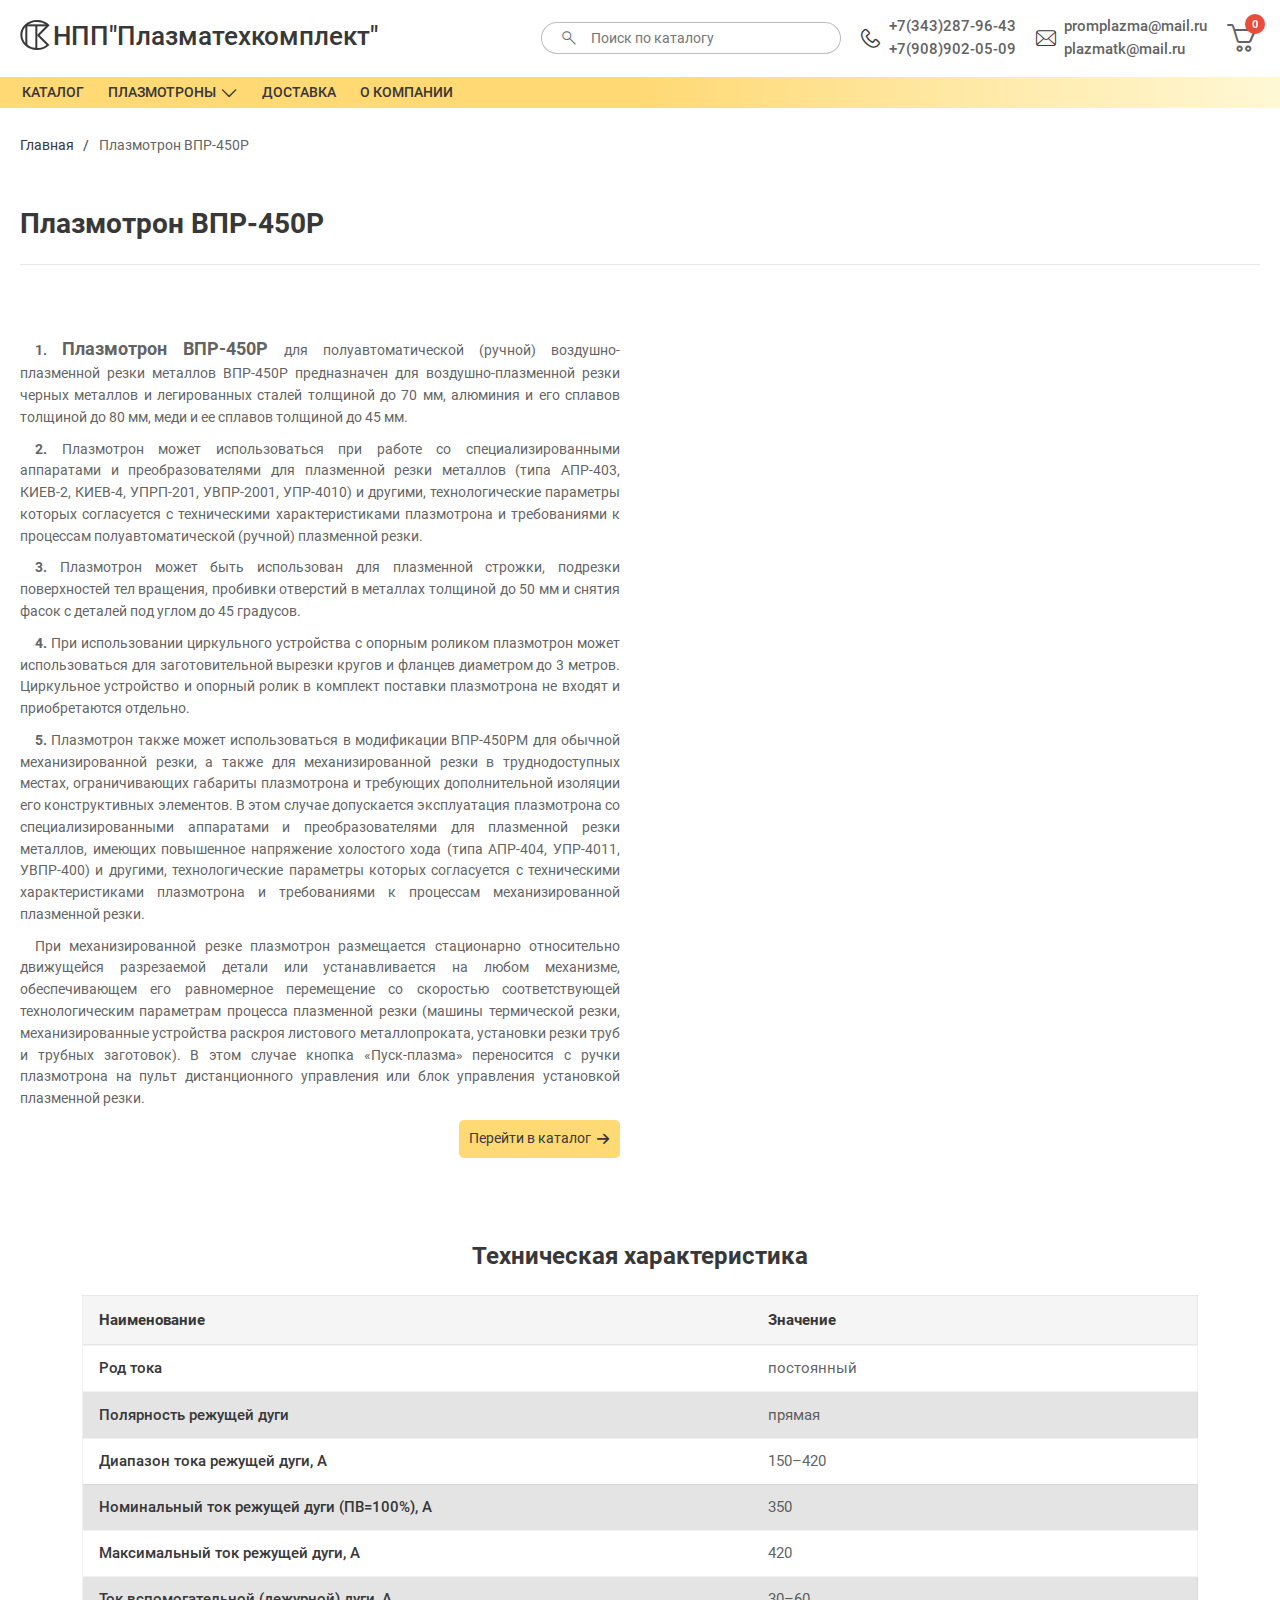
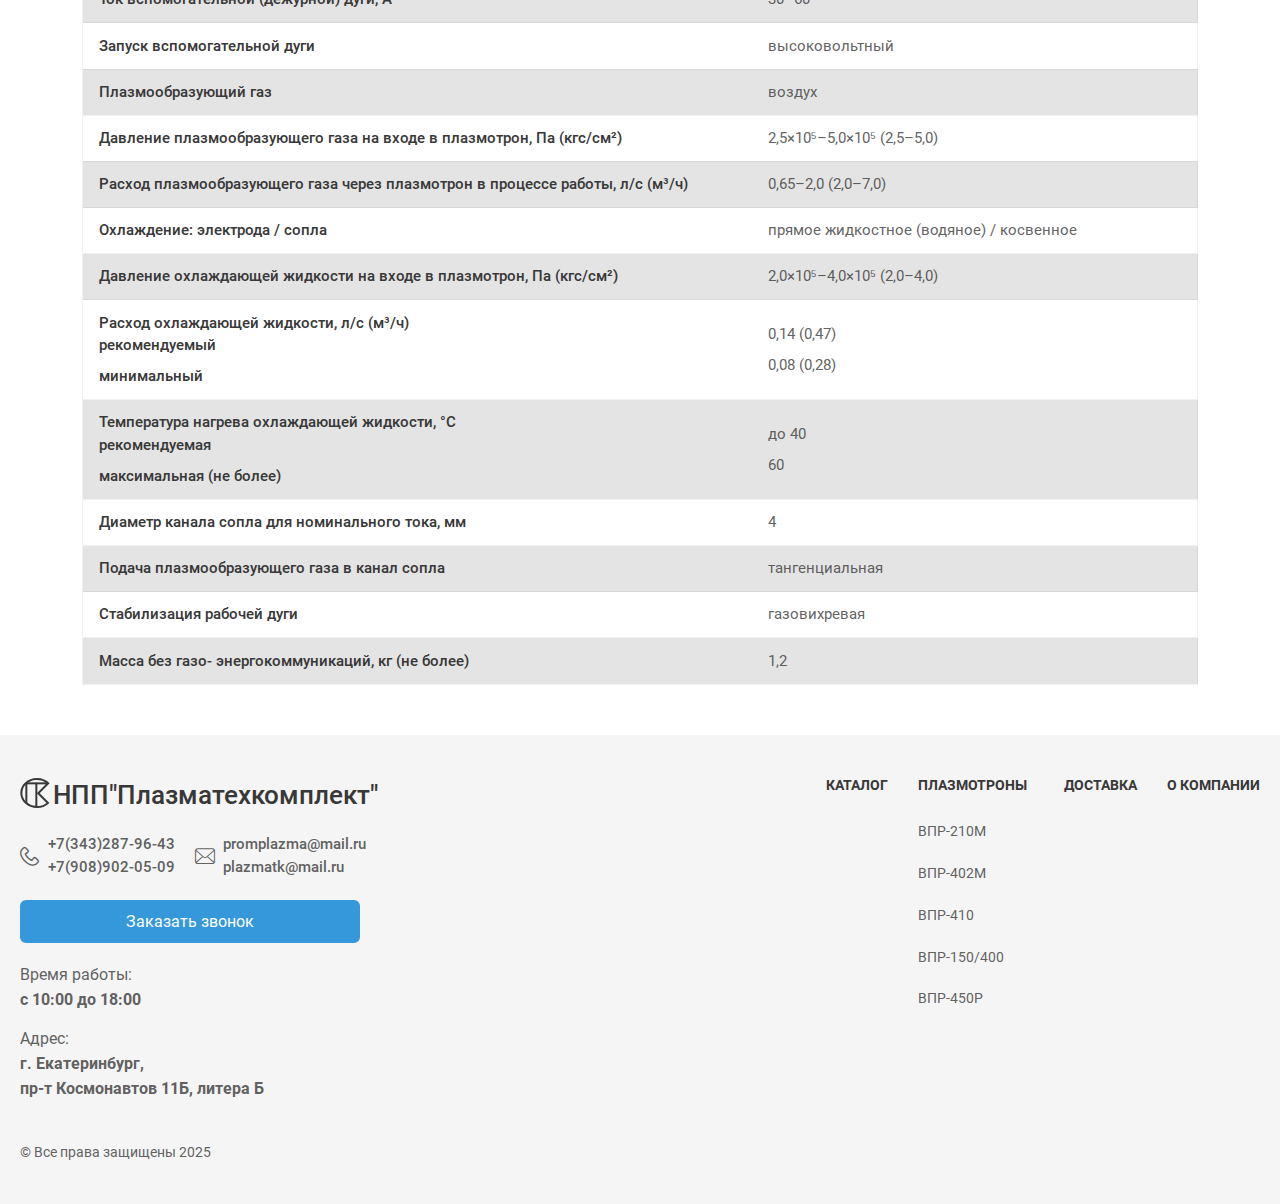
<file: plazmotron-vpr-450.html>
<!DOCTYPE html>
<html lang="ru">

<head>
	<!-- Базовые мета-теги -->
	<meta charset="UTF-8">
	<meta name="viewport" content="width=device-width, initial-scale=1.0, minimum-scale=1.0">
	<meta name="format-detection" content="telephone=no">
	<meta http-equiv="X-UA-Compatible" content="IE=edge">


	<!-- Заголовок и описание -->
	<title>ПлазмаТехКомплект</title>
	<meta name="description" content="Описание продукта">
	<meta name="keywords" content="плазма, плазмотрон, сопла, электроды, комплектующие">

	<!-- Favicon -->
	<link rel="icon" href="./favicon.ico" type="image/x-icon">
	<link rel="icon" href="./favicon.svg" type="image/svg+xml">
	<link rel="icon" href="./favicon-32x32.png" sizes="32x32">
	<link rel="icon" href="./favicon-192x192.png" sizes="192x192">
	<link rel="apple-touch-icon" href="./apple-touch-icon.png">
	<meta name="theme-color" content="#005f87">



	<!-- Предварительное подключение к Яндекс.Картам -->
	<link rel="preconnect" href="https://yandex.ru">
	<link rel="dns-prefetch" href="https://yandex.ru">

	<!-- Критические стили -->
	<style>
		body {
			visibility: hidden;
		}

		body.loaded {
			visibility: visible;
		}

		html,
		body {
			margin: 0;
			font-family: Roboto, sans-serif;
		}
	</style>

	<!-- Основные стили -->
	<!-- <link  rel="stylesheet" href="./css/style.min.css?_v=20260319120939"> -->
	<link rel="preload" href="./css/style.min.css?_v=20250723163836" as="style">
	<link rel="stylesheet" href="./css/style.min.css?_v=20250723163836">



	<!-- JavaScript для снятия скрытия -->
	<script>
		window.addEventListener('load', function() {
			document.body.classList.add('loaded');
		});
	</script>

	<!-- Schema.org разметка -->
	<script type="application/ld+json">
		{
			"@context": "https://schema.org",
			"@graph": [{
					"@type": "IndustrialEquipmentStore",
					"name": "ПлазмаТехКомплект",
					"url": "https://plazmatk.ru/",
					"logo": "https://plazmatk.img/logo.png",
					"description": "С 1995 года ПлазмаТехКомплект создаёт высококачественные плазмотроны и расходные материалы, такие как электроды и сопла, обеспечивая точность и долговечность. Производитель комплектующих для плазменной резки.",
					"address": {
						"@type": "PostalAddress",
						"streetAddress": "пр-т Космонавтов 11Б, литера Б",
						"addressLocality": "Екатеринбург",
						"postalCode": "620000",
						"addressCountry": "RU"
					},
					"telephone": "+7 (343) 287-96-43",
					"openingHours": "Mo-Fr 10:00-18:00",
					"sameAs": ["https://plazmatk.ru/catalog.html"]
				},
				{
					"@type": "Product",
					"name": "Название продукта",
					"description": "Описание конкретного продукта",
					"image": "https://plazmatk.img/product.png",
					"url": "https://plazmatk.ru/product.html",
					"brand": {
						"@type": "Brand",
						"name": "ПлазмаТехКомплект"
					},
					"offers": {
						"@type": "Offer",
						"url": "https://plazmatk.ru/product.html",
						"priceCurrency": "RUB",
						"price": "10000",
						"availability": "https://schema.org/InStock"
					}
				}
			]
		}
	</script>

	<!-- OpenGraph разметка -->
	<meta property="og:title" content="Название продукта">
	<meta property="og:description" content="Описание продукта">
	<meta property="og:type" content="website">
	<meta property="og:url" content="https://plazmatk.ru/product.html">
	<meta property="og:image" content="https://plazmatk.img/product.png">
	<meta property="og:image:width" content="1200">
	<meta property="og:image:height" content="630">
	<meta property="og:site_name" content="ПлазмаТехКомплект">

	<!-- Twitter Card разметка -->
	<meta name="twitter:card" content="summary_large_image">
	<meta name="twitter:title" content="Название продукта">
	<meta name="twitter:description" content="Описание продукта">
	<meta name="twitter:image" content="https://plazmatk.img/product.png">

	<!-- SEO -->
	<link rel="canonical" href="https://plazmatk.ru/product.html">
	<meta name="robots" content="index, follow">

	<!-- Многоязычность -->
	<link rel="alternate" hreflang="ru" href="https://plazmatk.ru/product.html">
</head>

<body>
	<div class="wrapper">
		<header class="header">
			<div class="header__wrapper">
				<div class="header__top">
					<div class="header__container">
						<div class="header__body">

							<div class="header__main">
								<div class="header__logo">
									<a href="index.html" class="header__logo-img" aria-label="НПП Плазматехкомплект - Главная страница">
										<svg width="44" height="45" viewBox="0 0 44 45" fill="none" role="img" aria-label="Логотип компании НПП Плазматехкомплект" xmlns="http://www.w3.org/2000/svg">
											<title>Логотип компании НПП Плазматехкомплект - переход на главную страницу</title>
											<path id="subtract-border-1" d="M29 22.81L43.97 7.84C39.38 3.04 32.58 0 25 0C11.19 0 0 10.07 0 22.5C0 34.92 11.19 45 25 45C32.41 45 39.07 42.09 43.65 37.47L29 22.81ZM34.44 4.88C36.35 5.69 38.08 6.71 39.63 7.94L24.75 22.81L39.29 37.35C38.18 38.21 37.02 38.95 35.79 39.57C32.6 41.19 29 42 25 42C21.26 42 17.86 41.28 14.8 39.84C12.83 38.91 11.01 37.69 9.32 36.18C6.81 33.91 5.04 31.37 4.02 28.56C3.34 26.66 3 24.64 3 22.5C3 20.35 3.34 18.33 4.02 16.43C5.04 13.62 6.81 11.08 9.32 8.81C11.01 7.3 12.83 6.08 14.8 5.15C17.86 3.71 21.26 3 25 3C27.25 3 29.42 3.28 31.52 3.86C32.51 4.14 33.48 4.48 34.44 4.88Z" fill="#000000" fill-opacity="1.000000" fill-rule="evenodd" />
											<path id="line-1-border-1" d="M41 9.5L8 9.5L8 6.5L41 6.5L41 9.5Z" fill="#000000" fill-opacity="1.000000" fill-rule="evenodd" />
											<path id="line-2-border-1" d="M25.5 8L25.5 43L22.5 43L22.5 8L25.5 8Z" fill="#000000" fill-opacity="1.000000" fill-rule="evenodd" />
											<path id="line-2-border-2" d="M10.5 7L10.5 38L7.5 38L7.5 7L10.5 7Z" fill="#000000" fill-opacity="1.000000" fill-rule="evenodd" />
										</svg>
									</a>
									<a href="index.html" class="header__logo-text">НПП"Плазматехкомплект"</a>
									<a href="index.html" class="header__logo-text-short">ПТК</a>
								</div>
							</div>

							<div class="search-form">
								<!-- Иконка поиска (видна только на мобильных) -->
								<button type="button" class="search-form__icon _icon-search" aria-label="Открыть поиск"></button>

								<!-- Сама форма поиска -->
								<form action="/search" class="search-form__item">
									<button type="submit" class="search-form__btn _icon-search" aria-label="Найти"></button>
									<label for="search-input" class="visually-hidden">Поиск по каталогу</label>
									<input autocomplete="off" type="text" name="search" placeholder="Поиск по каталогу" class="search-form__input" id="search-input" required>
									<button type="reset" class="search-form__clear _icon-cross" aria-label="Очистить поиск"></button>
								</form>
							</div>

							<div data-da=".header__container,640" class="header__actions">

								<div class="actions__contacts actions__contacts-header" itemscope itemtype="http://schema.org/Organization">
									<meta itemprop="name" content="НПП Плазматехкомплект">
									<div class="phones">
										<div class="phones__icon _icon-phone" aria-hidden="true"></div>
										<div class="phones__item">
											<a href="tel:+73432879643" class="phones__link" itemprop="telephone">+7(343)287-96-43</a>
											<a href="tel:+79089020509" class="phones__link" itemprop="telephone">+7(908)902-05-09</a>
										</div>
									</div>

									<div class="emails">
										<div class="emails__icon _icon-mail" aria-hidden="true"></div>
										<div class="emails__item">
											<a href="mailto:promplazma@mail.ru" class="emails__link" itemprop="email">promplazma@mail.ru</a>
											<a href="mailto:plazmatk@mail.ru" class="emails__link" itemprop="email">plazmatk@mail.ru</a>
										</div>
									</div>
								</div>

								<div data-da=".header__main,640" class="header__actions-item actions-header__cart cart-header" itemscope itemtype="http://schema.org/Action">
									<a href="#" class="cart-header__icon _icon-cart" id="cart-icon" itemprop="target" aria-hidden="true">
										<meta itemprop="url" content="https://plazmatk.ru/cart">
										<meta itemprop="name" content="Открыть корзину">
									</a>
									<div class="cart-header__body">
										<ul class="cart-header__list cart-list"></ul>
									</div>
									<span class="cart-count" itemprop="result">0</span>
								</div>
							</div>
							<!-- Бургер меню -->
							<button type="button" class="menu__icon icon-menu" aria-label="Открыть меню" aria-expanded="false">
								<span></span>
								<span></span>
								<span></span>
							</button>
						</div>
					</div>
				</div>

				<div class="header__bottom">
					<div class="header__menu menu__container">
						<nav class="menu__body" itemscope itemtype="http://schema.org/SiteNavigationElement">
							<div class="header__bottom-title">Меню</div>
							<ul data-spollers="767.98,max" class="menu__list">
								<li class="menu__item">
									<a href="catalog.html" class="menu__link" itemprop="url">Каталог</a>
								</li>
								<li class="menu__item">
									<a href="#" class="menu__link" itemprop="url">Плазмотроны</a>
									<button data-spoller-menu type="button" class="menu__arrow _icon-arrow-down" aria-expanded="false" aria-controls="submenu-2" aria-label="Развернуть подменю"></button>
									<ul class="menu__sub-list" id="submenu-2">
										<li class="menu__sub-item">
											<a href="plazmotron-vpr-210m.html" class="menu__sub-link">ВПР-210М</a>
										</li>
										<li class="menu__sub-item">
											<a href="plazmotron-vpr-402m.html" class="menu__sub-link">ВПР-402М</a>
										</li>
										<li class="menu__sub-item">
											<a href="plazmotron-vpr-410.html" class="menu__sub-link">ВПР-410</a>
										</li>
										<li class="menu__sub-item">
											<a href="plazmotron-vpr-150-400.html" class="menu__sub-link">ВПР-150/400</a>
										</li>
										<li class="menu__sub-item">
											<a href="plazmotron-vpr-450.html" class="menu__sub-link">ВПР-450Р</a>
										</li>
									</ul>
								</li>
								<!-- <li class="menu__item">
							<a href="#" class="menu__link" itemprop="url">Расходники</a>
							<button data-spoller type="button" class="menu__arrow _icon-arrow-down"
								aria-controls="submenu-3"></button>
							<ul class="menu__sub-list" id="submenu-3">
								<li class="menu__sub-item">
									<a href="#" class="menu__sub-link">пункт</a>
								</li>
								<li class="menu__sub-item">
									<a href="#" class="menu__sub-link">пункт</a>
								</li>
								<li class="menu__sub-item">
									<a href="#" class="menu__sub-link">пункт</a>
								</li>
								<li class="menu__sub-item">
									<a href="#" class="menu__sub-link">пункт</a>
								</li>
							</ul>
						</li> -->
								<li class="menu__item">
									<a href="delivery.html" class="menu__link" itemprop="url">Доставка</a>
								</li>
								<li class="menu__item">
									<a href="#" class="menu__link" itemprop="url">О компании</a>
								</li>
							</ul>
							<div class="menu__body-decor"></div>
						</nav>
					</div>
				</div>
			</div>
		</header>
		<main class="page">

			<!-- Хлебные крошки для страницы каталога -->
			<div class="breadcrumbs__container">
				<nav class="breadcrumbs" aria-label="Хлебные крошки">
					<ul class="breadcrumbs__list">
						<li class="breadcrumbs__item">
							<a href="index.html" class="breadcrumbs__link">Главная</a>
						</li>
						<li class="breadcrumbs__item">
							<span class="breadcrumbs__current">Плазмотрон ВПР-450Р</span>
						</li>
					</ul>
				</nav>
			</div>

			<section class="plazmotron" itemscope itemtype="https://schema.org/Product">
				<div class="plazmotron__container">
					<h2 class="plazmotron__title title" itemprop="name">Плазмотрон ВПР-450Р</h2>

					<div class="products__wrapper">
						<div class="products__content">
							<div class="products__description" itemprop="description">
								<p><strong>1.</strong> <span>Плазмотрон ВПР-450Р</span> для полуавтоматической
									(ручной) воздушно-плазменной резки металлов ВПР-450Р
									предназначен для воздушно-плазменной резки черных металлов и легированных сталей
									толщиной до 70 мм, алюминия и его сплавов толщиной до 80 мм, меди и ее сплавов
									толщиной до 45 мм. </p>

								<p><strong>2.</strong> Плазмотрон может использоваться при работе со специализированными
									аппаратами и преобразователями для плазменной резки металлов (типа АПР-403, КИЕВ-2,
									КИЕВ-4, УПРП-201, УВПР-2001, УПР-4010) и другими, технологические параметры которых
									согласуется с техническими характеристиками плазмотрона и требованиями к процессам
									полуавтоматической (ручной) плазменной резки.</p>

								<p><strong>3.</strong> Плазмотрон может быть использован для плазменной строжки,
									подрезки поверхностей тел вращения, пробивки отверстий в металлах толщиной до 50 мм
									и снятия фасок с деталей под углом до 45 градусов.</p>

								<p><strong>4.</strong> При использовании циркульного устройства с опорным роликом
									плазмотрон может использоваться для заготовительной вырезки кругов и фланцев
									диаметром до 3 метров. Циркульное устройство и опорный ролик в комплект поставки
									плазмотрона не входят и приобретаются отдельно. </p>

								<p><strong>5.</strong> Плазмотрон также может использоваться в модификации ВПР-450РМ для
									обычной механизированной резки, а также для механизированной резки в труднодоступных
									местах, ограничивающих габариты плазмотрона и требующих дополнительной изоляции его
									конструктивных элементов. В этом случае допускается эксплуатация плазмотрона со
									специализированными аппаратами и преобразователями для плазменной резки металлов,
									имеющих повышенное напряжение холостого хода (типа АПР-404, УПР-4011, УВПР-400) и
									другими, технологические параметры которых согласуется с техническими
									характеристиками плазмотрона и требованиями к процессам механизированной плазменной
									резки.</p>

								<p> При механизированной резке плазмотрон размещается стационарно относительно
									движущейся разрезаемой детали или устанавливается на любом механизме, обеспечивающем
									его равномерное перемещение со скоростью соответствующей технологическим параметрам
									процесса плазменной резки (машины термической резки, механизированные устройства
									раскроя листового металлопроката, установки резки труб и трубных заготовок). В этом
									случае кнопка «Пуск-плазма» переносится с ручки плазмотрона на пульт дистанционного
									управления или блок управления установкой плазменной резки.</p>

								<div class="products__description-link btn">
									<a href="catalog.html" class="_icon-arrow-right" aria-label="Перейти в каталог продукции">Перейти в каталог</a>
								</div>
							</div>
						</div>

						<div class="products__image image-top">
							<picture><source srcset="img/plazmotron/vpr-450.webp" type="image/webp"><img src="img/plazmotron/vpr-450.png" alt="Плазмотрон ВПР-410 - внешний вид" itemprop="image" loading="lazy"></picture>
						</div>
					</div>



					<div class="plazmotron__table">

						<h3 class="plazmotron__table-title">Техническая характеристика</h3>

						<div class="specs-table-wrapper">
							<table class="specs-table">
								<caption class="visually-hidden">Технические характеристики плазмотрона</caption>
								<thead>
									<tr>
										<th scope="col" class="specs-table__header">Наименование</th>
										<th scope="col" class="specs-table__header">Значение</th>
									</tr>
								</thead>
								<tbody>
									<tr class="specs-table__row">
										<td class="specs-table__param" itemprop="additionalProperty" itemscope itemtype="https://schema.org/PropertyValue">
											<span itemprop="name">Род тока</span>
										</td>
										<td class="specs-table__value" itemprop="value">постоянный</td>
									</tr>
									<tr class="specs-table__row">
										<td class="specs-table__param" itemprop="additionalProperty" itemscope itemtype="https://schema.org/PropertyValue">
											<span itemprop="name">Полярность режущей дуги</span>
										</td>
										<td class="specs-table__value" itemprop="value">прямая</td>
									</tr>
									<tr class="specs-table__row">
										<td class="specs-table__param" itemprop="additionalProperty" itemscope itemtype="https://schema.org/PropertyValue">
											<span itemprop="name">Диапазон тока режущей дуги, А</span>
										</td>
										<td class="specs-table__value" itemprop="value">150–420</td>
									</tr>
									<tr class="specs-table__row">
										<td class="specs-table__param" itemprop="additionalProperty" itemscope itemtype="https://schema.org/PropertyValue">
											<span itemprop="name">Номинальный ток режущей дуги (ПВ=100%), А</span>
										</td>
										<td class="specs-table__value" itemprop="value">350</td>
									</tr>
									<tr class="specs-table__row">
										<td class="specs-table__param" itemprop="additionalProperty" itemscope itemtype="https://schema.org/PropertyValue">
											<span itemprop="name">Максимальный ток режущей дуги, А</span>
										</td>
										<td class="specs-table__value" itemprop="value">420</td>
									</tr>
									<tr class="specs-table__row">
										<td class="specs-table__param" itemprop="additionalProperty" itemscope itemtype="https://schema.org/PropertyValue">
											<span itemprop="name">Ток вспомогательной (дежурной) дуги, А</span>
										</td>
										<td class="specs-table__value" itemprop="value">30–60</td>
									</tr>
									<tr class="specs-table__row">
										<td class="specs-table__param" itemprop="additionalProperty" itemscope itemtype="https://schema.org/PropertyValue">
											<span itemprop="name">Запуск вспомогательной дуги</span>
										</td>
										<td class="specs-table__value" itemprop="value">высоковольтный</td>
									</tr>
									<tr class="specs-table__row">
										<td class="specs-table__param" itemprop="additionalProperty" itemscope itemtype="https://schema.org/PropertyValue">
											<span itemprop="name">Плазмообразующий газ</span>
										</td>
										<td class="specs-table__value" itemprop="value">воздух</td>
									</tr>
									<tr class="specs-table__row">
										<td class="specs-table__param" itemprop="additionalProperty" itemscope itemtype="https://schema.org/PropertyValue">
											<span itemprop="name">Давление плазмообразующего газа на входе в плазмотрон,
												Па (кгс/см²)</span>
										</td>
										<td class="specs-table__value" itemprop="value">2,5×10⁵–5,0×10⁵ (2,5–5,0)</td>
									</tr>
									<tr class="specs-table__row">
										<td class="specs-table__param" itemprop="additionalProperty" itemscope itemtype="https://schema.org/PropertyValue">
											<span itemprop="name">Расход плазмообразующего газа через плазмотрон в
												процессе работы, л/с (м³/ч)</span>
										</td>
										<td class="specs-table__value" itemprop="value">0,65–2,0 (2,0–7,0)</td>
									</tr>
									<tr class="specs-table__row">
										<td class="specs-table__param" itemprop="additionalProperty" itemscope itemtype="https://schema.org/PropertyValue">
											<span itemprop="name">Охлаждение: электрода / сопла</span>
										</td>
										<td class="specs-table__value" itemprop="value">прямое жидкостное (водяное) /
											косвенное</td>
									</tr>
									<tr class="specs-table__row">
										<td class="specs-table__param" itemprop="additionalProperty" itemscope itemtype="https://schema.org/PropertyValue">
											<span itemprop="name">Давление охлаждающей жидкости на входе в плазмотрон,
												Па (кгс/см²)</span>
										</td>
										<td class="specs-table__value" itemprop="value">2,0×10⁵–4,0×10⁵ (2,0–4,0)</td>
									</tr>
									<tr class="specs-table__row">
										<td class="specs-table__param" itemprop="additionalProperty" itemscope itemtype="https://schema.org/PropertyValue">
											<span itemprop="name">Расход охлаждающей жидкости, л/с (м³/ч)</span>
											<div class="specs-table__dimensions-grid">
												<span class="specs-table__dimension-name">рекомендуемый</span>
												<span class="specs-table__dimension-name">минимальный</span>
											</div>
										</td>
										<td class="specs-table__value">
											<div class="specs-table__dimensions-grid">
												<span class="specs-table__dimension-value" itemprop="value">0,14
													(0,47)</span>
												<span class="specs-table__dimension-value" itemprop="value">0,08
													(0,28)</span>
											</div>
										</td>
									</tr>
									<tr class="specs-table__row">
										<td class="specs-table__param" itemprop="additionalProperty" itemscope itemtype="https://schema.org/PropertyValue">
											<span itemprop="name">Температура нагрева охлаждающей жидкости, °С</span>
											<div class="specs-table__dimensions-grid">
												<span class="specs-table__dimension-name">рекомендуемая</span>
												<span class="specs-table__dimension-name">максимальная (не более)</span>
											</div>
										</td>
										<td class="specs-table__value">
											<div class="specs-table__dimensions-grid">
												<span class="specs-table__dimension-value" itemprop="value">до 40</span>
												<span class="specs-table__dimension-value" itemprop="value">60</span>
											</div>
										</td>
									</tr>
									<tr class="specs-table__row">
										<td class="specs-table__param" itemprop="additionalProperty" itemscope itemtype="https://schema.org/PropertyValue">
											<span itemprop="name">Диаметр канала сопла для номинального тока, мм</span>
										</td>
										<td class="specs-table__value" itemprop="value">4</td>
									</tr>
									<tr class="specs-table__row">
										<td class="specs-table__param" itemprop="additionalProperty" itemscope itemtype="https://schema.org/PropertyValue">
											<span itemprop="name">Подача плазмообразующего газа в канал сопла</span>
										</td>
										<td class="specs-table__value" itemprop="value">тангенциальная</td>
									</tr>
									<tr class="specs-table__row">
										<td class="specs-table__param" itemprop="additionalProperty" itemscope itemtype="https://schema.org/PropertyValue">
											<span itemprop="name">Стабилизация рабочей дуги</span>
										</td>
										<td class="specs-table__value" itemprop="value">газовихревая</td>
									</tr>
									<tr class="specs-table__row">
										<td class="specs-table__param" itemprop="additionalProperty" itemscope itemtype="https://schema.org/PropertyValue">
											<span itemprop="name">Масса без газо- энергокоммуникаций, кг (не
												более)</span>
										</td>
										<td class="specs-table__value" itemprop="value">1,2</td>
									</tr>
								</tbody>
							</table>
						</div>
					</div>
				</div>
			</section>
		</main>
		<footer class="footer">
			<div class="footer__container">
				<div class="footer__body">
					<div class="footer__main">
						<div class="footer__block">
							<div class="footer__logo">
								<a href="index.html" class="footer__logo-img" aria-label="НПП Плазматехкомплект - Главная страница">
									<svg width="44" height="45" viewBox="0 0 44 45" fill="none" xmlns="http://www.w3.org/2000/svg" role="img" aria-label="Логотип компании НПП Плазматехкомплект">
										<title>Логотип компании НПП Плазматехкомплект - переход на главную страницу</title>
										<path id="subtract-border-2" d="M29 22.81L43.97 7.84C39.38 3.04 32.58 0 25 0C11.19 0 0 10.07 0 22.5C0 34.92 11.19 45 25 45C32.41 45 39.07 42.09 43.65 37.47L29 22.81ZM34.44 4.88C36.35 5.69 38.08 6.71 39.63 7.94L24.75 22.81L39.29 37.35C38.18 38.21 37.02 38.95 35.79 39.57C32.6 41.19 29 42 25 42C21.26 42 17.86 41.28 14.8 39.84C12.83 38.91 11.01 37.69 9.32 36.18C6.81 33.91 5.04 31.37 4.02 28.56C3.34 26.66 3 24.64 3 22.5C3 20.35 3.34 18.33 4.02 16.43C5.04 13.62 6.81 11.08 9.32 8.81C11.01 7.3 12.83 6.08 14.8 5.15C17.86 3.71 21.26 3 25 3C27.25 3 29.42 3.28 31.52 3.86C32.51 4.14 33.48 4.48 34.44 4.88Z" fill="#000000" fill-opacity="1.000000" fill-rule="evenodd" />
										<path id="line-1-border-2" d="M41 9.5L8 9.5L8 6.5L41 6.5L41 9.5Z" fill="#000000" fill-opacity="1.000000" fill-rule="evenodd" />
										<path id="line-2-border-3" d="M25.5 8L25.5 43L22.5 43L22.5 8L25.5 8Z" fill="#000000" fill-opacity="1.000000" fill-rule="evenodd" />
										<path id="line-2-border-4" d="M10.5 7L10.5 38L7.5 38L7.5 7L10.5 7Z" fill="#000000" fill-opacity="1.000000" fill-rule="evenodd" />
									</svg>
								</a>
								<a href="index.html" class="footer__logo-text">НПП"Плазматехкомплект"</a>
								<a href="index.html" class="footer__logo-text-short">ПТК</a>
							</div>

							<div class="actions__contacts actions__contacts-footer">
								<div class="phones">
									<div class="phones__icon _icon-phone" aria-hidden="true"></div>
									<div class="phones__item">
										<a href="tel:+73432879643" class="phones__link">+7(343)287-96-43</a>
										<a href="tel:+79089020509" class="phones__link">+7(908)902-05-09</a>
									</div>
								</div>

								<div class="emails">
									<div class="emails__icon _icon-mail" aria-hidden="true"></div>
									<div class="emails__item">
										<a href="mailto:promplazma@mail.ru" class="emails__link">promplazma@mail.ru</a>
										<a href="mailto:plazmatk@mail.ru" class="emails__link">plazmatk@mail.ru</a>
									</div>
								</div>
							</div>

							<div class="footer__call-back">
								<button type="button" class="footer__call-back-btn" aria-label="Заказать звонок">Заказать
									звонок</button>
							</div>


							<div class="footer__content">
								<div class="footer__opentime">
									<div class="footer__opentime-text">Время работы:</div>
									<div class="footer__opentime-time">с 10:00 до 18:00</div>
								</div>

								<div class="footer__address">
									<div class="footer__address-text">Адрес:</div>
									<address class="footer__address-location">г. Екатеринбург,<br>
										пр-т Космонавтов 11Б, литера Б</address>
								</div>
							</div>

						</div>

					</div>
					<div class="footer__bottom-wrapper">
						<div class="footer__menu menu">
							<nav class="footer-menu__body">
								<ul data-spollers="767.98,max" class="footer__menu-list">
									<li class="footer-menu__item">
										<a href="catalog.html" class="footer-menu__link">Каталог</a>
									</li>
									<li class="footer-menu__item">
										<a href="#" class="footer-menu__link">ПЛАЗМОТРОНЫ</a>
										<button data-spoller type="button" class="footer-menu__arrow menu__arrow _icon-arrow-down" aria-expanded="false" aria-label="Развернуть раздел меню">
										</button>
										<ul class="footer__sub-list">
											<li class="footer__sub-item">
												<a href="plazmotron-vpr-210m.html" class="footer__sub-link">ВПР-210М</a>
											</li>
											<li class="footer__sub-item">
												<a href="plazmotron-vpr-402m.html" class="footer__sub-link">ВПР-402М</a>
											</li>
											<li class="footer__sub-item">
												<a href="plazmotron-vpr-410.html" class="footer__sub-link">ВПР-410</a>
											</li>
											<li class="footer__sub-item">
												<a href="plazmotron-vpr-150-400.html" class="footer__sub-link">ВПР-150/400</a>
											</li>
											<li class="footer__sub-item">
												<a href="plazmotron-vpr-450.html" class="footer__sub-link">ВПР-450Р</a>
											</li>
										</ul>
									</li>
									<!-- <li class="footer-menu__item">
								<a href="#" class="footer-menu__link">ЭЛЕКТРОДЫ</a>
								<button data-spoller type="button"
									class="footer-menu__arrow menu__arrow _icon-arrow-down" aria-expanded="false"
									aria-label="Развернуть раздел меню">
								</button>
								<ul class="footer__sub-list">
									<li class="footer__sub-item">
										<a href="#" class="footer__sub-link">Пункт меню</a>
									</li>
									<li class="footer__sub-item">
										<a href="#" class="footer__sub-link">Пункт меню</a>
									</li>
									<li class="footer__sub-item">
										<a href="#" class="footer__sub-link">Пункт меню</a>
									</li>
									<li class="footer__sub-item">
										<a href="#" class="footer__sub-link">Пункт меню</a>
									</li>
								</ul>
							</li> -->
									<li class="footer-menu__item">
										<a href="delivery.html" class="footer-menu__link">Доставка</a>
									</li>
									<li class="footer-menu__item">
										<a href="#" class="footer-menu__link">О компании</a>
									</li>
								</ul>
							</nav>
						</div>
					</div>
				</div>
				<div class="footer__rights">© Все права защищены 2025</div>
			</div>
		</footer>
	</div>
	<!-- Общие элементы корзины -->
	<div class="cart-modal" aria-labelledby="cart-title" tabindex="-1" aria-describedby="cart-description">
		<div id="cart-description" class="visually-hidden">
			Управление товарами в корзине
		</div>
		<span tabindex="0" class="focus-trap-start" aria-hidden="true"></span>
		<div class="cart-header">
			<h2 id="cart-title">Корзина</h2>
			<button type="button" class="close-cart" aria-label="Закрыть корзину">×</button>
		</div>
		<div class="cart-items" role="region" aria-live="polite" tabindex="0"></div>
		<div class="cart-total" aria-live="polite">
			Итого: <span class="total-price">0</span> ₽
		</div>
		<div class="cart-footer" style="display: none;">
			<button type="button" class="submit-order">Оформить заказ</button>
		</div>
		<span tabindex="0" class="focus-trap-end" aria-hidden="true"></span>
	</div>
	<div class="cart-overlay"></div>

	<!-- Модальное окно формы заказа -->
	<div class="order-form-modal" aria-modal="true" aria-labelledby="order-form-title" role="dialog" tabindex="-1" aria-describedby="order-form-description">
		<div id="order-form-description" class="visually-hidden">
			Форма для заполнения данных заказа
		</div>
		<span tabindex="0" class="focus-trap-start" aria-hidden="true"></span>
		<div class="order-form-header">
			<h2 id="order-form-title">Оформление заказа</h2>
			<button type="button" class="close-order-form" aria-label="Закрыть форму заказа">×</button>
		</div>
		<form id="order-form" class="order-form">
			<div class="order-form__group">
				<label for="order-name">Имя</label>
				<input type="text" id="order-name" name="name" placeholder="Введите ваше имя" required autocomplete="name">
				<span class="error-message" id="order-name-error"></span>
			</div>
			<div class="order-form__group">
				<label for="order-phone">Телефон</label>
				<input type="tel" id="order-phone" name="phone" placeholder="+7 (___) ___-__-__" required autocomplete="tel">
				<span class="error-message" id="order-phone-error"></span>
			</div>
			<div class="order-form__group">
				<label for="order-email">Email</label>
				<input type="email" id="order-email" name="email" placeholder="Введите ваш email" required autocomplete="email">
				<span class="error-message" id="order-email-error"></span>
			</div>
			<div class="order-form__footer">
				<button type="submit" class="submit-order-form">Отправить заказ</button>
			</div>
		</form>
		<span tabindex="0" class="focus-trap-end" aria-hidden="true"></span>
	</div>
	<div class="order-form-overlay"></div>

	<!-- Модальное окно формы обратного звонка -->
	<div class="call-back-modal" aria-labelledby="call-back-title" aria-describedby="call-back-description" tabindex="-1">
		<div id="call-back-description" class="visually-hidden">
			Форма для заказа обратного звонка
		</div>
		<div class="call-back-header">
			<h2 id="call-back-title">Заказать звонок</h2>
			<button type="button" class="call-back-close" aria-label="Закрыть форму заказа звонка">×</button>
		</div>
		<form id="call-back-form" class="call-back-form">
			<div class="call-back-form__group">
				<label for="call-back-name">Имя</label>
				<input type="text" id="call-back-name" name="name" placeholder="Введите ваше имя" required autocomplete="name">
				<span class="error-message" id="call-back-name-error"></span>
			</div>
			<div class="call-back-form__group">
				<label for="call-back-phone">Телефон</label>
				<input type="tel" id="call-back-phone" name="phone" placeholder="+7 (___) ___-__-__" required autocomplete="tel">
				<span class="error-message" id="call-back-phone-error"></span>
			</div>
			<div class="call-back-form__footer">
				<button type="submit" class="call-back-submit">Отправить</button>
			</div>
		</form>
	</div>
	<div class="call-back-overlay"></div>

	<!-- Кнопка наверх -->
	<button class="scroll-top" aria-label="Наверх">
		<i class="_icon-arrow-down" aria-hidden="true"></i>
	</button>

	<script src="js/app.min.js?_v=20260319120939"></script>
</body>

</html>
</file>
<file: css/style.min.css>
@charset "UTF-8";@font-face{font-family:icons;font-display:swap;src:url(../fonts/icons.woff2) format("woff2"),url(../fonts/icons.woff) format("woff");font-weight:400;font-style:normal}@font-face{font-family:pt;font-display:swap;src:url(../fonts/pt-sans_bold.woff2) format("woff2"),url(../fonts/pt-sans_bold.woff) format("woff");font-weight:400;font-style:normal}@font-face{font-family:Roboto;font-display:swap;src:url(../fonts/Roboto-Black.woff2) format("woff2"),url(../fonts/Roboto-Black.woff) format("woff");font-weight:900;font-style:normal}@font-face{font-family:pt;font-display:swap;src:url(../fonts/pt-sans_regular.woff2) format("woff2"),url(../fonts/pt-sans_regular.woff) format("woff");font-weight:400;font-style:normal}@font-face{font-family:Roboto;font-display:swap;src:url(../fonts/Roboto-Bold.woff2) format("woff2"),url(../fonts/Roboto-Bold.woff) format("woff");font-weight:700;font-style:normal}@font-face{font-family:Roboto;font-display:swap;src:url(../fonts/Roboto-Medium.woff2) format("woff2"),url(../fonts/Roboto-Medium.woff) format("woff");font-weight:500;font-style:normal}@font-face{font-family:Roboto;font-display:swap;src:url(../fonts/Roboto-Regular.woff2) format("woff2"),url(../fonts/Roboto-Regular.woff) format("woff");font-weight:400;font-style:normal}._spoller-init .menu-footer__title::before,[class*=_icon-]:before{font-family:icons;font-style:normal;font-weight:400;font-variant:normal;text-transform:none;line-height:1;-webkit-font-smoothing:antialiased;-moz-osx-font-smoothing:grayscale}[class*=_icon-]:before{display:block}._icon-arrow-down:before,._spoller-init .menu-footer__title:before{content:"\e900"}._icon-cart:before{content:"\e901"}._icon-cross:before{content:"\e902"}._icon-favorite:before{content:"\e903"}._icon-location:before{content:"\e905"}._icon-mail:before{content:"\e906"}._icon-phone:before{content:"\e907"}._icon-search:before{content:"\e909"}._icon-send:before{content:"\e90a"}._icon-truck:before{content:"\e90b"}._icon-user:before{content:"\e90c"}._icon-check:before{content:"\ea11"}._icon-arrow-right:before{content:"\ea3c"}._icon-arrow-left:before{content:"\ea40"}*{padding:0;margin:0;border:0}*,:after,:before{-webkit-box-sizing:border-box;box-sizing:border-box}body,html{height:100%;min-width:320px}body{color:#383838;line-height:1;font-family:Roboto,sans-serif;font-size:.875rem;-ms-text-size-adjust:100%;-moz-text-size-adjust:100%;-webkit-text-size-adjust:100%;-webkit-font-smoothing:antialiased;-moz-osx-font-smoothing:grayscale}button,input,textarea{font-family:Roboto,sans-serif;font-size:inherit}button{cursor:pointer;color:inherit;background-color:transparent}a{color:inherit;text-decoration:none}ul li{list-style:none}img{vertical-align:top}h1,h2,h3,h4,h5,h6{font-weight:inherit;font-size:inherit}.lock body{overflow:hidden;-ms-touch-action:none;touch-action:none;-ms-scroll-chaining:none;overscroll-behavior:none}.wrapper{min-height:100%;display:-webkit-box;display:-ms-flexbox;display:flex;-webkit-box-orient:vertical;-webkit-box-direction:normal;-ms-flex-direction:column;flex-direction:column;overflow:hidden}@supports (overflow:clip){.wrapper{overflow:clip}}.wrapper>main{-webkit-box-flex:1;-ms-flex:1 1 auto;flex:1 1 auto}.wrapper>*{min-width:0}[class*=__container]{max-width:79.375rem;margin:0 auto;padding:0 .9375rem}[class*=-ibg]{position:relative}[class*=-ibg] img{position:absolute;width:100%;height:100%;top:0;left:0;-o-object-fit:cover;object-fit:cover}[class*=-ibg_contain] img{-o-object-fit:contain;object-fit:contain}body{line-height:1.5555555556}a{cursor:pointer;-webkit-transition:all .3s ease 0s;transition:all .3s ease 0s}h2{color:#383838;font-weight:600}h3{color:#383838;font-weight:600;text-align:center;margin-bottom:1.25rem}.page{padding-top:7.5rem}.title{font-weight:600;position:relative;padding-bottom:1.25rem}.title::after{content:"";position:absolute;left:0;bottom:0;width:100%;height:.0625rem;background-color:rgba(104,104,104,.17);display:block}.btn{display:-webkit-box;display:-ms-flexbox;display:flex;-webkit-box-align:center;-ms-flex-align:center;align-items:center;-webkit-box-orient:horizontal;-webkit-box-direction:reverse;-ms-flex-direction:row-reverse;flex-direction:row-reverse;gap:5px;font-size:14px;font-weight:400;color:rgba(56,56,56,.8)}.btn a{display:-webkit-box;display:-ms-flexbox;display:flex;-webkit-box-align:center;-ms-flex-align:center;align-items:center;-webkit-box-orient:horizontal;-webkit-box-direction:reverse;-ms-flex-direction:row-reverse;flex-direction:row-reverse;gap:5px;font-size:14px;font-weight:400;-webkit-transition:all .3s ease 0s;transition:all .3s ease 0s;border-radius:5px;background-color:#ffda74;color:#383838;padding:8px 10px}.actions__contacts{display:-webkit-box;display:-ms-flexbox;display:flex;-webkit-box-align:center;-ms-flex-align:center;align-items:center;gap:20px;width:100%}.phones{display:-webkit-box;display:-ms-flexbox;display:flex;-webkit-box-align:center;-ms-flex-align:center;align-items:center}.phones__item{display:-webkit-box;display:-ms-flexbox;display:flex;-webkit-box-orient:vertical;-webkit-box-direction:normal;-ms-flex-direction:column;flex-direction:column;margin-left:.5rem}.phones__link{font-weight:500;line-height:1.5555555556;-webkit-transition:all .3s ease 0s;transition:all .3s ease 0s;color:rgba(56,56,56,.8);white-space:nowrap;font-size:.9375rem}.emails{display:-webkit-box;display:-ms-flexbox;display:flex;-webkit-box-align:center;-ms-flex-align:center;align-items:center}.emails__item{display:-webkit-box;display:-ms-flexbox;display:flex;-webkit-box-orient:vertical;-webkit-box-direction:normal;-ms-flex-direction:column;flex-direction:column;margin-left:.5rem}.emails__link{font-weight:500;line-height:1.5555555556;-webkit-transition:all .3s ease 0s;transition:all .3s ease 0s;color:rgba(56,56,56,.8);white-space:nowrap;font-size:.9375rem}.body-no-scroll{position:fixed;width:100%;overflow-y:scroll;-ms-touch-action:none;touch-action:none}.product__size-selector{margin:10px 0}.product__size-selector label{margin-right:10px}.product__size-select{padding:5px;border-radius:4px;border:1px solid #ccc;cursor:pointer}.visually-hidden{position:absolute;width:1px;height:1px;margin:-1px;padding:0;overflow:hidden;clip:rect(0,0,0,0);border:0}.cart-item-option{margin-bottom:.3125rem}.no-results-message p{text-align:center}.breadcrumbs{padding:15px 0}.breadcrumbs__list{display:-webkit-box;display:-ms-flexbox;display:flex;-ms-flex-wrap:wrap;flex-wrap:wrap;list-style:none;margin:0;padding:0}.breadcrumbs__item{padding-right:15px;position:relative;display:-webkit-box;display:-ms-flexbox;display:flex;-webkit-box-align:center;-ms-flex-align:center;align-items:center}.breadcrumbs__item:not(:last-child){margin-right:10px}.breadcrumbs__item:not(:last-child)::after{content:"/";position:absolute;right:0;top:50%;-webkit-transform:translateY(-50%);-ms-transform:translateY(-50%);transform:translateY(-50%);color:#383838}.breadcrumbs__link{color:#383838;text-decoration:none;-webkit-transition:color .3s ease;transition:color .3s ease}.breadcrumbs__current{color:rgba(56,56,56,.8);pointer-events:none}.scroll-top{position:fixed;right:30px;bottom:30px;width:50px;height:50px;border-radius:50%;background-color:rgba(56,56,56,.8);color:#fff;border:none;cursor:pointer;display:-webkit-box;display:-ms-flexbox;display:flex;-webkit-box-align:center;-ms-flex-align:center;align-items:center;-webkit-box-pack:center;-ms-flex-pack:center;justify-content:center;opacity:0;visibility:hidden;-webkit-transition:all .3s ease;transition:all .3s ease;-webkit-transform:rotate(180deg);-ms-transform:rotate(180deg);transform:rotate(180deg);-webkit-box-shadow:0 2px 10px rgba(0,0,0,.2);box-shadow:0 2px 10px rgba(0,0,0,.2);z-index:100;font-size:1.5rem}.scroll-top.visible{opacity:.7;visibility:visible}.scroll-top.i{font-size:1.375rem}.catalog__filter{margin-bottom:20px;display:-webkit-box;display:-ms-flexbox;display:flex;-webkit-box-align:center;-ms-flex-align:center;align-items:center;gap:10px}.catalog__filter label{font-size:1rem;line-height:1.5;min-height:1.5em;color:rgba(56,56,56,.8)}.custom-select{position:relative;width:200px;font-size:1rem;color:rgba(56,56,56,.8)}.custom-select__trigger{display:-webkit-box;display:-ms-flexbox;display:flex;-webkit-box-orient:horizontal;-webkit-box-direction:reverse;-ms-flex-direction:row-reverse;flex-direction:row-reverse;-webkit-box-align:center;-ms-flex-align:center;align-items:center;padding:2px 4px;border:1px solid rgba(99,99,99,.7);border-radius:4px;background-color:#fff;cursor:pointer;display:flex;-webkit-box-pack:justify;-ms-flex-pack:justify;justify-content:space-between;align-items:center;line-height:1.5;min-height:1.5em}.custom-select__trigger:focus{outline:0;border-color:#666;-webkit-box-shadow:0 0 5px #666;box-shadow:0 0 5px #666}.custom-select.open{-webkit-transition:all .3s ease 0s;transition:all .3s ease 0s}.custom-select.open ::before{-webkit-transform:rotate(180deg);-ms-transform:rotate(180deg);transform:rotate(180deg);-webkit-transition:all .3s ease 0s;transition:all .3s ease 0s}.custom-select.open .custom-select__options{max-height:300px;opacity:1;-webkit-transform:translateY(0);-ms-transform:translateY(0);transform:translateY(0);overflow-y:auto}.custom-select__options{position:absolute;top:100%;left:0;right:0;background-color:#fff;border-radius:4px;-webkit-box-shadow:0 2px 5px rgba(0,0,0,.1);box-shadow:0 2px 5px rgba(0,0,0,.1);max-height:0;overflow:hidden;opacity:0;-webkit-transform:translateY(-10px);-ms-transform:translateY(-10px);transform:translateY(-10px);-webkit-transition:all .3s ease;transition:all .3s ease;z-index:10;will-change:max-height,opacity,transform}.custom-select__options li{padding:8px;font-size:1rem;cursor:pointer;-webkit-transition:background-color .2s ease;transition:background-color .2s ease}.custom-select__options li.selected,.custom-select__options li:hover{background-color:#fff5c4}.hidden-select{position:absolute;width:1px;height:1px;opacity:0;pointer-events:none}#cart-title{margin-bottom:0}#order-form-title{margin-bottom:0}#call-back-title{margin-bottom:0}.main-slider__container{position:relative;top:20px}.main-slider__body{-webkit-box-pack:end;-ms-flex-pack:end;justify-content:flex-end;gap:20px;padding:60px 0 0 0;position:relative;overflow:hidden;z-index:2}.main-slider__content{-webkit-box-flex:0;-ms-flex:0 0 41.9298245614%;flex:0 0 41.9298245614%}.main-slider__slider{-webkit-box-flex:1;-ms-flex:1 1 auto;flex:1 1 auto;min-width:0;-ms-flex-item-align:end;align-self:flex-end}.content-main{position:relative;z-index:5;background:rgba(255,255,255,.9)}.content-main__title{font-weight:700;color:#383838;margin-bottom:1.25rem;opacity:0;-webkit-transform:translateY(20px);-ms-transform:translateY(20px);transform:translateY(20px);-webkit-animation:fadeInUp .6s ease-out .3s forwards;animation:fadeInUp .6s ease-out .3s forwards;max-width:300px}.content-main__subtitle{font-size:1.125rem;margin-bottom:1.25rem;opacity:0;-webkit-transform:translateY(20px);-ms-transform:translateY(20px);transform:translateY(20px);-webkit-animation:fadeInUp .6s ease-out .3s forwards;animation:fadeInUp .6s ease-out .3s forwards}.content-main__description{font-size:1rem;line-height:1.6;opacity:0;-webkit-transform:translateY(20px);-ms-transform:translateY(20px);transform:translateY(20px);-webkit-animation:fadeInUp .6s ease-out .4s forwards;animation:fadeInUp .6s ease-out .4s forwards}.content-main__link{opacity:0;-webkit-transform:translateY(20px);-ms-transform:translateY(20px);transform:translateY(20px);-webkit-animation:fadeInUp .6s ease-out .6s forwards;animation:fadeInUp .6s ease-out .6s forwards;-webkit-transition:background-color .3s ease;transition:background-color .3s ease;-webkit-box-pack:start;-ms-flex-pack:start;justify-content:start}.content-main__text{line-height:1.5;font-weight:500;color:rgba(56,56,56,.8)}.content-main__button{color:#fff;background-color:#000;-webkit-transition:all .3s ease 0s;transition:all .3s ease 0s;width:100%;line-height:1.5}.controls-slider-main{display:-webkit-box;display:-ms-flexbox;display:flex;-webkit-box-align:center;-ms-flex-align:center;align-items:center;margin:22px 0 22px 0}.slider-arrows{display:-ms-grid;display:grid;-ms-grid-columns:(40px)[2];grid-template-columns:repeat(2,40px);-webkit-column-gap:8px;-moz-column-gap:8px;column-gap:8px}.slider-arrow{border-radius:50%;height:40px;background-color:#ffda74;color:#fff;font-size:16px;-webkit-transition:all .3s ease 0s;transition:all .3s ease 0s}.slider-arrow_prev::before{-webkit-transform:rotate(90deg);-ms-transform:rotate(90deg);transform:rotate(90deg)}.slider-arrow_next::before{-webkit-transform:rotate(-90deg);-ms-transform:rotate(-90deg);transform:rotate(-90deg)}.slider-main__controls{-ms-flex-item-align:stretch;-ms-grid-row-align:stretch;align-self:stretch}.slider-main__body{overflow:visible!important}.slider-main__slide{position:relative;width:auto}.slider-main__image img{-o-object-fit:contain;object-fit:contain;width:100%;max-height:400px}.slider-main__content{min-width:295px;max-height:300px;max-width:200px;overflow:auto;position:absolute;color:inherit;display:-webkit-box;display:-ms-flexbox;display:flex;-webkit-box-orient:vertical;-webkit-box-direction:normal;-ms-flex-direction:column;flex-direction:column;background:#fff8d5;-webkit-transition:all .3s ease 0s;transition:all .3s ease 0s}.slider-main__content .slider-main__text,.slider-main__content .slider-main__title{-webkit-transition:color .3s ease 0s;transition:color .3s ease 0s}.slider-main__title{line-height:1.2142857143;font-weight:500}.slider-main__title:not(:last-child){margin-bottom:4px}.slider-main__text{line-height:1.5;font-weight:500;color:#383838;display:-webkit-box;display:-ms-flexbox;display:flex;-webkit-box-orient:horizontal;-webkit-box-direction:reverse;-ms-flex-direction:row-reverse;flex-direction:row-reverse;-webkit-box-pack:justify;-ms-flex-pack:justify;justify-content:space-between;-webkit-box-align:center;-ms-flex-align:center;align-items:center}.slider-main__text:not(:last-child){margin-bottom:8px}.slider-main__price{display:-webkit-box;display:-ms-flexbox;display:flex;-webkit-box-orient:horizontal;-webkit-box-direction:reverse;-ms-flex-direction:row-reverse;flex-direction:row-reverse;-webkit-box-pack:justify;-ms-flex-pack:justify;justify-content:space-between;-webkit-box-align:center;-ms-flex-align:center;align-items:center;line-height:1.5;font-weight:600}.slider-main__price::before{font-size:.875rem;margin:0 0 0 10px}.swiper-pagination-bullets{display:-webkit-box;display:-ms-flexbox;display:flex;-ms-flex-wrap:wrap;flex-wrap:wrap;-webkit-box-flex:1;-ms-flex:1 1 auto;flex:1 1 auto}.swiper-pagination-bullet{cursor:pointer;-webkit-box-flex:0;-ms-flex:0 0 27px;flex:0 0 27px;height:27px;position:relative;display:-webkit-box;display:-ms-flexbox;display:flex;-webkit-box-pack:center;-ms-flex-pack:center;justify-content:center;-webkit-box-align:center;-ms-flex-align:center;align-items:center;margin:2px 0;border-radius:50%}.swiper-pagination-bullet:not(:last-child){margin-right:12px}.swiper-pagination-bullet:not(:last-child):not(:last-child){margin-right:1px}.swiper-pagination-bullet::after{content:"";width:11px;height:11px;background-color:rgba(122,122,122,.1);border-radius:50%;-webkit-transition:background-color .3s ease 0s;transition:background-color .3s ease 0s}.swiper-pagination-bullet::before{content:"";position:absolute;top:0;left:0;width:100%;height:100%;border-radius:50%;border:1px solid #ffda74;-webkit-transition:-webkit-transform .3s ease 0s;transition:-webkit-transform .3s ease 0s;transition:transform .3s ease 0s;transition:transform .3s ease 0s,-webkit-transform .3s ease 0s;-webkit-transform:scale(0);-ms-transform:scale(0);transform:scale(0)}.swiper-pagination-bullet-active::after{content:"";background-color:#ffda74}.swiper-pagination-bullet-active::before{content:"";-webkit-transform:scale(1);-ms-transform:scale(1);transform:scale(1)}.header{position:fixed;top:0;left:0;right:0;z-index:100}.header__top{background-color:#fff}.header__body{display:-webkit-box;display:-ms-flexbox;display:flex;-webkit-box-align:center;-ms-flex-align:center;align-items:center;-webkit-box-pack:justify;-ms-flex-pack:justify;justify-content:space-between;padding:15px 0;position:relative;min-height:55px}.header__main{display:-webkit-box;display:-ms-flexbox;display:flex;-webkit-box-align:center;-ms-flex-align:center;align-items:center;-webkit-box-flex:1;-ms-flex:1 0 auto;flex:1 0 auto}.header__logo{display:-webkit-box;display:-ms-flexbox;display:flex;-webkit-box-align:center;-ms-flex-align:center;align-items:center}.header__logo-img{padding-right:.1875rem;position:relative;z-index:10}.header__logo-img svg{width:1.875rem;height:1.875rem}.header__logo-img svg path{fill:#383838;-webkit-transition-property:color,fill,opacity,visibility,height,max-height,-webkit-transform;transition-property:color,fill,opacity,visibility,height,max-height,-webkit-transform;transition-property:color,fill,transform,opacity,visibility,height,max-height;transition-property:color,fill,transform,opacity,visibility,height,max-height,-webkit-transform;-webkit-transition-duration:.3s;transition-duration:.3s;-webkit-transition-timing-function:ease;transition-timing-function:ease}.header__logo-text{font-weight:500;color:#383838;padding-bottom:.25rem;-webkit-transition-property:color,fill,opacity,visibility,height,max-height,-webkit-transform;transition-property:color,fill,opacity,visibility,height,max-height,-webkit-transform;transition-property:color,fill,transform,opacity,visibility,height,max-height;transition-property:color,fill,transform,opacity,visibility,height,max-height,-webkit-transform;-webkit-transition-duration:.3s;transition-duration:.3s;-webkit-transition-timing-function:ease;transition-timing-function:ease}.header__logo-text-short{font-size:1.5rem;font-weight:500;padding-bottom:.25rem;color:#383838;position:relative;z-index:10;opacity:0;visibility:hidden;-webkit-transition-property:color,fill,opacity,visibility,height,max-height,-webkit-transform;transition-property:color,fill,opacity,visibility,height,max-height,-webkit-transform;transition-property:color,fill,transform,opacity,visibility,height,max-height;transition-property:color,fill,transform,opacity,visibility,height,max-height,-webkit-transform;-webkit-transition-duration:.3s;transition-duration:.3s;-webkit-transition-timing-function:ease;transition-timing-function:ease}.header__actions{display:-webkit-box;display:-ms-flexbox;display:flex;-webkit-box-align:center;-ms-flex-align:center;align-items:center}.header__bottom{background:-webkit-gradient(linear,left top,right top,color-stop(50%,#ffd974),to(#fff8d5));background:linear-gradient(90deg,#ffd974 50%,#fff8d5 100%)}.header__bottom-wrapper{display:-webkit-box;display:-ms-flexbox;display:flex;-webkit-box-align:center;-ms-flex-align:center;align-items:center}.header__bottom-btn{background-color:#383838;color:#fff;font-weight:700;text-transform:uppercase;border-radius:5px;margin-left:2.5rem;white-space:nowrap;-webkit-transition-property:color,fill,opacity,visibility,height,max-height,-webkit-transform;transition-property:color,fill,opacity,visibility,height,max-height,-webkit-transform;transition-property:color,fill,transform,opacity,visibility,height,max-height;transition-property:color,fill,transform,opacity,visibility,height,max-height,-webkit-transform;-webkit-transition-duration:.3s;transition-duration:.3s;-webkit-transition-timing-function:ease;transition-timing-function:ease}.header__bottom-title{font-weight:700;margin-bottom:30px;font-size:1.125rem;line-height:1.75;text-transform:uppercase;color:rgba(56,56,56,.8)}.header__menu{-webkit-box-flex:1;-ms-flex:1;flex:1}.menu__body{left:-100%}.menu__list{max-width:1240px}.menu__item{display:-webkit-box;display:-ms-flexbox;display:flex;-webkit-box-align:center;-ms-flex-align:center;align-items:center;-webkit-box-pack:justify;-ms-flex-pack:justify;justify-content:space-between;white-space:nowrap;position:relative;-ms-flex-wrap:wrap;flex-wrap:wrap}.menu__link{color:#383838;text-transform:uppercase;font-size:.875rem;font-weight:500;-webkit-transition-property:color,fill,opacity,visibility,height,max-height,-webkit-transform;transition-property:color,fill,opacity,visibility,height,max-height,-webkit-transform;transition-property:color,fill,transform,opacity,visibility,height,max-height;transition-property:color,fill,transform,opacity,visibility,height,max-height,-webkit-transform;-webkit-transition-duration:.3s;transition-duration:.3s;-webkit-transition-timing-function:ease;transition-timing-function:ease}.menu__arrow{font-size:8px;-webkit-transition-property:color,fill,opacity,visibility,height,max-height,-webkit-transform;transition-property:color,fill,opacity,visibility,height,max-height,-webkit-transform;transition-property:color,fill,transform,opacity,visibility,height,max-height;transition-property:color,fill,transform,opacity,visibility,height,max-height,-webkit-transform;-webkit-transition-duration:.3s;transition-duration:.3s;-webkit-transition-timing-function:ease;transition-timing-function:ease}.menu__arrow::before{font-size:1.125rem;font-weight:500}.menu__sub-list{position:relative;border-radius:5px;background:#fff;-webkit-box-shadow:1px 1px 10px 2px rgba(0,0,0,.1);box-shadow:1px 1px 10px 2px rgba(0,0,0,.1);-webkit-box-flex:1;-ms-flex:1 1 100%;flex:1 1 100%;overflow:hidden;-webkit-transition:all .3s ease;transition:all .3s ease}.menu__sub-item{-webkit-transition-property:color,fill,opacity,visibility,height,max-height,-webkit-transform;transition-property:color,fill,opacity,visibility,height,max-height,-webkit-transform;transition-property:color,fill,transform,opacity,visibility,height,max-height;transition-property:color,fill,transform,opacity,visibility,height,max-height,-webkit-transform;-webkit-transition-duration:.3s;transition-duration:.3s;-webkit-transition-timing-function:ease;transition-timing-function:ease}.menu__sub-link{display:inline-block;width:100%;color:inherit;line-height:120%;padding:10px 30px;font-size:1rem}.search-form{position:relative;display:-webkit-box;display:-ms-flexbox;display:flex;-webkit-box-align:center;-ms-flex-align:center;align-items:center;-webkit-box-pack:center;-ms-flex-pack:center;justify-content:center}.search-form__icon{display:none;background:0 0;border:none;cursor:pointer;width:36px;height:36px;padding:8px;font-size:20px;color:rgba(56,56,56,.8);-webkit-transition-property:color,fill,opacity,visibility,height,max-height,-webkit-transform;transition-property:color,fill,opacity,visibility,height,max-height,-webkit-transform;transition-property:color,fill,transform,opacity,visibility,height,max-height;transition-property:color,fill,transform,opacity,visibility,height,max-height,-webkit-transform;-webkit-transition-duration:.3s;transition-duration:.3s;-webkit-transition-timing-function:ease;transition-timing-function:ease}.search-form__icon::before{font-size:1.375rem;color:#000}.search-form__item{display:-webkit-box;display:-ms-flexbox;display:flex;-webkit-box-align:center;-ms-flex-align:center;align-items:center;background-color:#fff;border-radius:24px;padding:3px 15px;width:auto;min-width:300px;border:1px solid rgba(122,122,122,.5);position:relative;-webkit-transition-property:color,fill,opacity,visibility,height,max-height,-webkit-transform;transition-property:color,fill,opacity,visibility,height,max-height,-webkit-transform;transition-property:color,fill,transform,opacity,visibility,height,max-height;transition-property:color,fill,transform,opacity,visibility,height,max-height,-webkit-transform;-webkit-transition-duration:.3s;transition-duration:.3s;-webkit-transition-timing-function:ease;transition-timing-function:ease}.search-form__item:focus-within{-webkit-box-shadow:none;box-shadow:none;border-color:rgba(122,122,122,.5)}.search-form__input{-webkit-box-flex:1;-ms-flex-positive:1;flex-grow:1;border:none;background:0 0;padding:2px 20px 2px 10px;outline:0;font-size:14px;width:100%}.search-form__input:-moz-focusring{color:transparent;text-shadow:0 0 0 #000}.search-form__input:focus{outline:0;-webkit-box-shadow:none;box-shadow:none}.search-form__btn{background:0 0;border:none;cursor:pointer;padding:5px;color:#666}.search-form__clear{display:none;position:absolute;right:10px;top:50%;-webkit-transform:translateY(-50%);-ms-transform:translateY(-50%);transform:translateY(-50%);background:0 0;border:none;cursor:pointer;padding:5px;color:#666;margin-left:auto}.search-form__clear::before{font-size:1.25rem}.actions-header__phones-numbers{display:-webkit-box;display:-ms-flexbox;display:flex;-webkit-box-orient:vertical;-webkit-box-direction:normal;-ms-flex-direction:column;flex-direction:column;white-space:nowrap;padding-left:8px}.actions-header__phones-link{line-height:1.5555555556;color:rgba(56,56,56,.8);-webkit-transition-property:color,fill,opacity,visibility,height,max-height,-webkit-transform;transition-property:color,fill,opacity,visibility,height,max-height,-webkit-transform;transition-property:color,fill,transform,opacity,visibility,height,max-height;transition-property:color,fill,transform,opacity,visibility,height,max-height,-webkit-transform;-webkit-transition-duration:.3s;transition-duration:.3s;-webkit-transition-timing-function:ease;transition-timing-function:ease}.actions-header__emails{display:-webkit-box;display:-ms-flexbox;display:flex;-webkit-box-orient:vertical;-webkit-box-direction:normal;-ms-flex-direction:column;flex-direction:column;padding-left:8px}.actions-header__emails-link{line-height:1.5555555556;color:rgba(56,56,56,.8);-webkit-transition-property:color,fill,opacity,visibility,height,max-height,-webkit-transform;transition-property:color,fill,opacity,visibility,height,max-height,-webkit-transform;transition-property:color,fill,transform,opacity,visibility,height,max-height;transition-property:color,fill,transform,opacity,visibility,height,max-height,-webkit-transform;-webkit-transition-duration:.3s;transition-duration:.3s;-webkit-transition-timing-function:ease;transition-timing-function:ease}.actions-header__cart{font-size:1.75rem;font-weight:600;color:rgba(56,56,56,.8);padding:5px}.visually-hidden{opacity:0;visibility:hidden;width:0;height:0}.icon-menu{display:none}.footer{background-color:rgba(230,230,230,.4);color:rgba(56,56,56,.8)}.footer__body{display:-webkit-box;display:-ms-flexbox;display:flex}.footer__main{-webkit-box-flex:1;-ms-flex:1 0 366px;flex:1 0 366px;width:100%;margin-right:1.6875rem}.footer__logo{display:-webkit-box;display:-ms-flexbox;display:flex;-webkit-box-align:center;-ms-flex-align:center;align-items:center;margin-bottom:.9375rem}.footer__logo-img{padding-right:.1875rem;position:relative;z-index:4}.footer__logo-img svg{width:1.875rem;height:1.875rem}.footer__logo-img svg path{-webkit-transition:all .3s ease 0s;transition:all .3s ease 0s;fill:#383838}.footer__logo-text{padding-bottom:.1875rem;font-weight:500;color:#383838;-webkit-transition:all .3s ease 0s;transition:all .3s ease 0s}.footer__logo-text-short{font-size:1.5rem;position:relative;z-index:4;opacity:0;visibility:hidden;font-weight:500;padding-bottom:.25rem;color:#383838;-webkit-transition:all .3s ease 0s;transition:all .3s ease 0s}.footer__actions{display:-webkit-box;display:-ms-flexbox;display:flex;-webkit-box-align:start;-ms-flex-align:start;align-items:flex-start;gap:30px}.footer .actions__contacts-footer{margin-bottom:1.25rem}.footer__phone{display:-webkit-box;display:-ms-flexbox;display:flex;-webkit-box-align:center;-ms-flex-align:center;align-items:center;font-weight:700;font-size:1.25rem;margin-bottom:1.3125rem}.footer__email{-webkit-box-align:center;-ms-flex-align:center;align-items:center}.footer__content{max-width:22.875rem;margin-bottom:2.5rem}.footer__opentime:not(:last-child){margin-bottom:.9375rem}.footer__opentime-text{max-width:7.3125rem;width:100%;margin-right:1.625rem;font-size:1rem}.footer__opentime-time{font-weight:700;font-size:1rem}.footer__address{max-width:22.875rem;font-size:1rem}.footer__address:not(:last-child){margin-bottom:.9375rem}.footer__address-location{font-weight:700;font-style:normal;margin-bottom:1.25rem;font-size:1rem}.footer__email{display:-webkit-box;display:-ms-flexbox;display:flex}.footer__email-text{max-width:7.3125rem;width:100%;margin-right:1.625rem}.footer__email-mail{font-weight:700;-webkit-transition:all .3s ease 0s;transition:all .3s ease 0s}.footer__menu-list{display:-webkit-box;display:-ms-flexbox;display:flex;-webkit-box-pack:justify;-ms-flex-pack:justify;justify-content:space-between;-ms-flex-wrap:wrap;flex-wrap:wrap}.footer__sub-link{color:inherit;display:inline-block;-webkit-transition:all .3s ease 0s;transition:all .3s ease 0s;white-space:nowrap}.footer__sub-link:not(:last-child){margin-bottom:1.25rem}.footer__sub-item{margin-bottom:1.25rem}.menu-footer{display:-webkit-box;display:-ms-flexbox;display:flex;gap:10px}.menu-footer__title{white-space:nowrap;color:#fff;font-weight:700;font-size:1.25rem;-webkit-transition:all .3s ease 0s;transition:all .3s ease 0s}.menu-footer__title:not(:last-child){margin-bottom:1.5625rem}._spoller-init .menu-footer__title{display:-webkit-box;display:-ms-flexbox;display:flex;width:100%;-webkit-box-orient:horizontal;-webkit-box-direction:reverse;-ms-flex-direction:row-reverse;flex-direction:row-reverse;-webkit-box-pack:justify;-ms-flex-pack:justify;justify-content:space-between;-webkit-box-align:center;-ms-flex-align:center;align-items:center}._spoller-init .menu-footer__title::before{font-size:12px;-webkit-transition:-webkit-transform .3s ease 0s;transition:-webkit-transform .3s ease 0s;transition:transform .3s ease 0s;transition:transform .3s ease 0s,-webkit-transform .3s ease 0s}.menu-footer__title._spoller-active::before{-webkit-transform:rotate(-180deg);-ms-transform:rotate(-180deg);transform:rotate(-180deg)}.menu-footer__item:not(:last-child){margin-bottom:1.75rem}.menu-footer__link{white-space:nowrap;color:#fff}.footer-menu__sub-list{opacity:1;visibility:visible;-webkit-transition:all .3s ease 0s;transition:all .3s ease 0s;-webkit-transform:translate(0,0);-ms-transform:translate(0,0);transform:translate(0,0);pointer-events:all;position:static}.footer-menu__item:last-child{-webkit-box-flex:1;-ms-flex:1;flex:1}.footer-menu__link{color:#383838;font-weight:700;display:inline-block;white-space:nowrap;text-transform:uppercase;-webkit-transition:all .3s ease 0s;transition:all .3s ease 0s}.footer-menu__link:not(:last-child){margin-bottom:1.5625rem}.call-back-modal{position:fixed;top:50%;left:50%;-webkit-transform:translate(-50%) translateX(-50%);-ms-transform:translate(-50%) translateX(-50%);transform:translate(-50%) translateX(-50%);background-color:var(--accentColor);border-radius:8px;-webkit-box-shadow:0 4px 12px #000;box-shadow:0 4px 12px #000;z-index:1000;width:90%;max-width:400px;padding:1.25rem;opacity:0;visibility:hidden;display:opacity .3s ease,visibility .3s ease}.call-back-modal.active{opacity:1;visibility:visible}.call-back-overlay{position:fixed;top:0;left:0;width:0%;height:100%;background-color:#000001;z-index:999;opacity:0;visibility:hidden;display:opacity .3s ease,visibility}.call-back-overlay.active{opacity:1;visibility:visible}.call-back-header{display:-webkit-box;display:-ms-flexbox;display:flex;-webkit-box-pack:justify;-ms-flex-pack:justify;justify-content:space-between;-webkit-box-align:center;-ms-flex-align:center;align-items:center;margin-bottom:1.25rem}.call-back-header h2{color:var(--mainColor);font-weight:700}.close-call-back{background:0 0;border:none;font-size:1.5rem;color:var(--greyColor);cursor:pointer;-webkit-transition:color .3s ease;transition:color .3s ease}.call-back-form{display:-webkit-box;display:-ms-flexbox;display:flex;-webkit-box-orient:vertical;-webkit-box-direction:normal;-ms-flex-direction:column;flex-direction:column;gap:.9375rem}.call-back-form__group{display:-webkit-box;display:-ms-flexbox;display:flex;-webkit-box-orient:vertical;-webkit-box-direction:normal;-ms-flex-direction:column;flex-direction:column}.call-back-form__group label{color:var(--greyColor);font-size:.875rem;margin-bottom:.3125rem}.call-back-form__group input{padding:.625rem;border:1px solid var(--greyColor);border-radius:5px;font-size:.875rem;outline:0;background-color:#fff}.call-back-form__group input:focus{border-color:var(--hoverColor);-webkit-box-shadow:0 0 5px rgba(0,163,224,.3);box-shadow:0 0 5px rgba(0,163,224,.3)}.call-back-form__group .error-message{color:#e63946;font-size:.75rem;min-height:1.125rem;margin-top:.3125rem}.call-back-form__footer{display:-webkit-box;display:-ms-flexbox;display:flex;-webkit-box-pack:end;-ms-flex-pack:end;justify-content:flex-end}.submit-call-back-form{background-color:var(--ctaColor);color:#fff;font-weight:600;padding:.625rem 1.25rem;border-radius:5px;border:none;cursor:pointer;-webkit-transition:background-color .3s ease;transition:background-color .3s ease}.hero__wrapper{display:-webkit-box;display:-ms-flexbox;display:flex;-webkit-box-align:center;-ms-flex-align:center;align-items:center;-webkit-box-pack:justify;-ms-flex-pack:justify;justify-content:space-between;gap:2rem}.hero__content{max-width:550px;-webkit-box-flex:1;-ms-flex:1;flex:1;color:#383838}.hero__link{opacity:0;-webkit-transform:translateY(20px);-ms-transform:translateY(20px);transform:translateY(20px);-webkit-animation:fadeInUp .6s ease-out .6s forwards;animation:fadeInUp .6s ease-out .6s forwards;-webkit-transition:background-color .3s ease;transition:background-color .3s ease;-webkit-box-pack:start;-ms-flex-pack:start;justify-content:start}.hero__media{-webkit-box-flex:1;-ms-flex:1;flex:1;max-width:55%}.hero__image{height:100%;opacity:0;-webkit-transform:translateY(20px);-ms-transform:translateY(20px);transform:translateY(20px);-webkit-animation:fadeInUp .6s ease-out .3s forwards;animation:fadeInUp .6s ease-out .3s forwards}.hero__image img{width:100%;height:100%;-o-object-fit:cover;object-fit:cover}.services__title{text-align:center;opacity:0;-webkit-transform:translateY(20px);-ms-transform:translateY(20px);transform:translateY(20px);-webkit-animation:fadeInUp .6s ease-out .3s forwards;animation:fadeInUp .6s ease-out .3s forwards}.services__card-title{text-align:center;opacity:0;-webkit-transform:translateY(20px);-ms-transform:translateY(20px);transform:translateY(20px);-webkit-animation:fadeInUp .6s ease-out forwards;animation:fadeInUp .6s ease-out forwards}.services__wrapper{display:-ms-grid;display:grid;-ms-grid-columns:(1fr)[4];grid-template-columns:repeat(4,1fr);gap:1.5rem}.services__item{background-color:#fff;border:1px solid rgba(122,122,122,.1);border-radius:8px;padding:1.5rem;-webkit-box-shadow:0 2px 4px rgba(0,0,0,.1);box-shadow:0 2px 4px rgba(0,0,0,.1);text-align:center;opacity:0;-webkit-transform:translateY(20px);-ms-transform:translateY(20px);transform:translateY(20px);-webkit-animation:fadeInUp .6s ease-out forwards;animation:fadeInUp .6s ease-out forwards}.services__item:nth-child(1){-webkit-animation-delay:0s;animation-delay:0s}.services__item:nth-child(2){-webkit-animation-delay:.1s;animation-delay:.1s}.services__item:nth-child(3){-webkit-animation-delay:.2s;animation-delay:.2s}.services__item:nth-child(4){-webkit-animation-delay:.3s;animation-delay:.3s}.services__item:nth-child(5){-webkit-animation-delay:.4s;animation-delay:.4s}.services__item:nth-child(6){-webkit-animation-delay:.5s;animation-delay:.5s}.services__item:nth-child(7){-webkit-animation-delay:.6s;animation-delay:.6s}.services__item:nth-child(8){-webkit-animation-delay:.7s;animation-delay:.7s}.services__icon{margin-bottom:.375rem}.services__subtitle{font-size:1.125rem;font-weight:600;color:#383838;margin-bottom:.5rem;text-align:center}.services__text{font-size:.875rem;color:rgba(56,56,56,.8);line-height:1.6}@-webkit-keyframes fadeInUp{from{opacity:0;-webkit-transform:translateY(20px);transform:translateY(20px)}to{opacity:1;-webkit-transform:translateY(0);transform:translateY(0)}}@keyframes fadeInUp{from{opacity:0;-webkit-transform:translateY(20px);transform:translateY(20px)}to{opacity:1;-webkit-transform:translateY(0);transform:translateY(0)}}.add-to-cart,.footer__call-back-btn{border-radius:6px;-webkit-transition:all .3s ease 0s;transition:all .3s ease 0s;padding:12px;width:100%}.product__card[data-article="1512"] .product__image,.product__card[data-article="210-02"] .product__image,.product__card[data-article="4012"] .product__image,.product__card[data-article="402-02"] .product__image,.product__card[data-article="410-02"] .product__image,.product__card[data-article="410011"] .product__image,.product__card[data-article="450009"] .product__image{-webkit-transform:scale(1.5);-ms-transform:scale(1.5);transform:scale(1.5);-webkit-transform-origin:center;-ms-transform-origin:center;transform-origin:center}.catalog__container{position:relative;width:100%}.catalog__title-wrapper{display:-webkit-inline-box;display:-ms-inline-flexbox;display:inline-flex;-webkit-box-align:center;-ms-flex-align:center;align-items:center;gap:10px;position:relative;width:100%;padding:0 0 20px 0}.catalog__title-wrapper::after{content:"";position:absolute;left:0;bottom:0;width:100%;height:.0625rem;background-color:rgba(104,104,104,.17);display:block}.catalog__title{margin:0}.catalog__title.title::after{content:none}.catalog__wrapper{display:-ms-grid;display:grid;-webkit-box-pack:center;-ms-flex-pack:center;justify-content:center;gap:15px;grid-template-columns:repeat(auto-fit,minmax(220px,1fr))}.catalog .info-icon{display:-webkit-box;display:-ms-flexbox;display:flex;-webkit-box-align:center;-ms-flex-align:center;align-items:center;-webkit-box-pack:center;-ms-flex-pack:center;justify-content:center;width:17px;height:17px;border-radius:50%;border:1px solid rgba(56,56,56,.8);color:rgba(56,56,56,.8);font-size:12px;font-weight:700;cursor:pointer;position:relative;top:-10px;-webkit-transition:background-color .3s ease;transition:background-color .3s ease;-ms-flex-negative:0;flex-shrink:0;padding-top:2px}.catalog .info-icon .tooltip{position:absolute;top:-100px;right:-10px;-webkit-transform:translateX(50%);-ms-transform:translateX(50%);transform:translateX(50%);background-color:rgba(51,51,51,.7725490196);color:#fff;padding:8px 12px;border-radius:4px;font-size:12px;opacity:0;visibility:hidden;-webkit-transition:opacity .3s ease,visibility .3s ease;transition:opacity .3s ease,visibility .3s ease;z-index:100;text-align:center;display:-webkit-box;display:-ms-flexbox;display:flex;-webkit-box-orient:vertical;-webkit-box-direction:normal;-ms-flex-direction:column;flex-direction:column;gap:4px;min-width:290px;pointer-events:none}.catalog .info-icon.active .tooltip,.catalog .info-icon:focus .tooltip{opacity:1;visibility:visible}.product__card{width:100%;border:1px solid rgba(122,122,122,.1);border-radius:6px;overflow:hidden;position:relative;display:-webkit-box;display:-ms-flexbox;display:flex;-webkit-box-orient:vertical;-webkit-box-direction:normal;-ms-flex-direction:column;flex-direction:column;height:100%;padding-bottom:15px;will-change:opacity,transform;opacity:0;-webkit-transform:translateY(20px);-ms-transform:translateY(20px);transform:translateY(20px);-webkit-animation:cardAppear .3s ease forwards;animation:cardAppear .3s ease forwards;-webkit-transition:all .3s ease 0s;transition:all .3s ease 0s}.product__card:nth-child(1){-webkit-animation-delay:20ms;animation-delay:20ms}.product__card:nth-child(2){-webkit-animation-delay:40ms;animation-delay:40ms}.product__card:nth-child(3){-webkit-animation-delay:60ms;animation-delay:60ms}.product__card:nth-child(4){-webkit-animation-delay:80ms;animation-delay:80ms}.product__card:nth-child(5){-webkit-animation-delay:.1s;animation-delay:.1s}.product__card:nth-child(6){-webkit-animation-delay:.12s;animation-delay:.12s}.product__card:nth-child(7){-webkit-animation-delay:.14s;animation-delay:.14s}.product__card:nth-child(8){-webkit-animation-delay:.16s;animation-delay:.16s}.product__card:nth-child(9){-webkit-animation-delay:.18s;animation-delay:.18s}.product__card:nth-child(10){-webkit-animation-delay:.2s;animation-delay:.2s}.product__card.hidden{display:none}.product__card[data-article="210020"] .product__image{-webkit-transform:scale(1.35);-ms-transform:scale(1.35);transform:scale(1.35);-webkit-transform-origin:center;-ms-transform-origin:center;transform-origin:center}.product__image{width:100%;-o-object-fit:contain;object-fit:contain;-o-object-position:center;object-position:center;padding:10px;-webkit-box-sizing:border-box;box-sizing:border-box;height:110px;-webkit-transition:-webkit-transform .4s cubic-bezier(.25,.46,.45,.94);transition:-webkit-transform .4s cubic-bezier(.25,.46,.45,.94);transition:transform .4s cubic-bezier(.25,.46,.45,.94);transition:transform .4s cubic-bezier(.25,.46,.45,.94),-webkit-transform .4s cubic-bezier(.25,.46,.45,.94)}.product__content{text-align:center;padding:0 10px;display:-webkit-box;display:-ms-flexbox;display:flex;-webkit-box-orient:vertical;-webkit-box-direction:normal;-ms-flex-direction:column;flex-direction:column;-webkit-box-flex:1;-ms-flex-positive:1;flex-grow:1;height:100%}.product__title{margin:0 0 8px 0;color:rgba(56,56,56,.8);font-weight:500}.product__subtitle{font-size:14px;color:rgba(56,56,56,.8);margin:0 0 8px 0}.product__bottom-section{margin-top:auto;display:-webkit-box;display:-ms-flexbox;display:flex;-webkit-box-orient:vertical;-webkit-box-direction:normal;-ms-flex-direction:column;flex-direction:column;gap:10px;padding-top:10px}.product__size-selector{margin-bottom:0;-webkit-box-ordinal-group:3;-ms-flex-order:2;order:2}.product__price{font-size:16px;font-weight:700;color:#2c3e50;margin:0;-webkit-box-ordinal-group:2;-ms-flex-order:1;order:1}.product__footer{-webkit-box-ordinal-group:4;-ms-flex-order:3;order:3;margin-top:10px}.product__details-link{margin-top:5px;color:#383838;text-decoration:underline;font-size:14px;-webkit-transition:all .3s ease 0s;transition:all .3s ease 0s}.product__details-link:focus,.product__details-link:hover{color:#383838;text-decoration:none}.product__details-link:active{color:rgba(74,74,74,.7)}.product__meta{margin-bottom:12px;line-height:1.4}.quantity__controls{display:-webkit-box;display:-ms-flexbox;display:flex;-webkit-box-align:center;-ms-flex-align:center;align-items:center;-webkit-box-pack:center;-ms-flex-pack:center;justify-content:center;margin:0 0 10px 0;gap:8px}.quantity__btn{width:32px;height:32px;border:1px solid #ddd;border-radius:6px;font-size:16px;display:-webkit-box;display:-ms-flexbox;display:flex;-webkit-box-align:center;-ms-flex-align:center;align-items:center;-webkit-box-pack:center;-ms-flex-pack:center;justify-content:center;-webkit-transition:background-color .2s ease,-webkit-transform .2s ease;transition:background-color .2s ease,-webkit-transform .2s ease;transition:background-color .2s ease,transform .2s ease;transition:background-color .2s ease,transform .2s ease,-webkit-transform .2s ease}.quantity__input{width:50px;height:32px;text-align:center;border:1px solid #ddd;border-radius:6px;font-size:16px;-webkit-transition:border-color .3s ease;transition:border-color .3s ease}.quantity__input:focus{border-color:#2ecc71;outline:0}.add-to-cart{background:#2ecc71;color:#fff;position:relative;overflow:hidden;-webkit-transition:all .3s ease 0s;transition:all .3s ease 0s}.add-to-cart::after{content:"";position:absolute;top:50%;left:50%;width:5px;height:5px;background:rgba(255,255,255,.5);opacity:0;border-radius:100%;-webkit-transform:scale(1,1) translate(-50%,-50%);-ms-transform:scale(1,1) translate(-50%,-50%);transform:scale(1,1) translate(-50%,-50%);-webkit-transform-origin:50% 50%;-ms-transform-origin:50% 50%;transform-origin:50% 50%}.cart-count{position:absolute;top:-5px;right:-5px;background:#e74c3c;color:#fff;border-radius:50%;width:20px;height:20px;display:-webkit-box;display:-ms-flexbox;display:flex;-webkit-box-align:center;-ms-flex-align:center;align-items:center;-webkit-box-pack:center;-ms-flex-pack:center;justify-content:center;font-size:11px;font-weight:700;line-height:1;padding:2px;min-width:18px;-webkit-box-sizing:border-box;box-sizing:border-box;-webkit-transition:-webkit-transform .3s ease;transition:-webkit-transform .3s ease;transition:transform .3s ease;transition:transform .3s ease,-webkit-transform .3s ease;-webkit-box-shadow:0 1px 3px rgba(0,0,0,.1);box-shadow:0 1px 3px rgba(0,0,0,.1);z-index:1;will-change:transform}.cart-count.update{-webkit-animation:pulse .5s ease;animation:pulse .5s ease}.cart-modal{position:fixed;top:0;right:-100%;width:100%;max-width:420px;height:100vh;background:#fff;-webkit-box-shadow:-5px 0 15px rgba(0,0,0,.2);box-shadow:-5px 0 15px rgba(0,0,0,.2);z-index:1001;-webkit-transition:right .3s ease;transition:right .3s ease;display:-webkit-box;display:-ms-flexbox;display:flex;-webkit-box-orient:vertical;-webkit-box-direction:normal;-ms-flex-direction:column;flex-direction:column;-webkit-box-sizing:border-box;box-sizing:border-box}.cart-modal.active{right:0}.cart-modal.active .cart-header{background-color:#f9f9f9}.cart-header{position:relative;-webkit-box-pack:justify;-ms-flex-pack:justify;justify-content:space-between;-webkit-box-align:center;-ms-flex-align:center;align-items:center;padding:.3125rem;display:-webkit-box;display:-ms-flexbox;display:flex}.cart-header h2{margin-left:15px;font-size:1.5rem;font-weight:600}.close-cart{background:0 0;font-size:28px;cursor:pointer;color:#666;-webkit-transition:color .2s;transition:color .2s;line-height:1;padding:10px;border:none}.cart-items{-webkit-box-flex:1;-ms-flex:1;flex:1;padding:20px 20px;overflow-y:auto}.cart-item{display:-webkit-box;display:-ms-flexbox;display:flex;-webkit-box-align:center;-ms-flex-align:center;align-items:center;padding:5px 0;border-bottom:1px solid #f0f0f0;gap:15px;-webkit-animation:fadeIn .3s ease forwards;animation:fadeIn .3s ease forwards}.cart-item-image{width:60px;height:60px;-o-object-fit:contain;object-fit:contain;border-radius:4px;-ms-flex-negative:0;flex-shrink:0;background:#f5f5f5;padding:5px}.cart-item-details{-webkit-box-flex:1;-ms-flex:1;flex:1;text-align:left}.cart-item-title{margin:0 0 6px 0;font-size:16px;font-weight:500;color:#333}.cart-item-option{font-size:13px;color:#666;margin:0 0 6px 0}.cart-item-subtitle{font-size:13px;color:#666;margin:0 0 8px 0}.cart-item-price{font-size:14px;font-weight:600;color:#2c3e50;margin:0 0 8px 0}.cart-item-quantity{display:-webkit-box;display:-ms-flexbox;display:flex;-webkit-box-align:center;-ms-flex-align:center;align-items:center;gap:15px}.cart-item-quantity .quantity__controls{display:-webkit-box;display:-ms-flexbox;display:flex;-webkit-box-align:center;-ms-flex-align:center;align-items:center;gap:8px;margin:0}.cart-item-quantity .quantity__controls .quantity__btn{width:28px;height:28px;background:#f5f5f5;border:1px solid #ddd;border-radius:4px;font-size:14px;cursor:pointer;display:-webkit-box;display:-ms-flexbox;display:flex;-webkit-box-align:center;-ms-flex-align:center;align-items:center;-webkit-box-pack:center;-ms-flex-pack:center;justify-content:center;-webkit-transition:all .2s;transition:all .2s}.cart-item-quantity .quantity__controls .quantity__btn:hover{background:#e0e0e0}.cart-item-quantity .quantity__controls .quantity__input{width:50px;height:28px;text-align:center;border:1px solid #ddd;border-radius:4px;font-size:14px}.cart-item-remove{background:0 0;border:none;color:#e74c3c;cursor:pointer;font-size:26px;padding:5px;margin-left:5px;-webkit-transition:color .2s;transition:color .2s}.cart-item-remove:hover{color:#c0392b}.cart-total{padding:20px;font-size:18px;font-weight:600;text-align:right;background:#f9f9f9;border-top:1px solid #f0f0f0}.cart-footer{padding:20px;text-align:center;border-top:1px solid #f0f0f0;display:none}.cart-footer.active{display:block}.submit-order{padding:14px;background:#3498db;color:#fff;border:none;border-radius:6px;font-size:16px;cursor:pointer;-webkit-transition:background .3s;transition:background .3s;font-weight:500;width:100%}.submit-order:disabled{background:#95a5a6;cursor:not-allowed}.cart-overlay{position:fixed;top:0;left:0;right:0;bottom:0;width:100vw;height:100vh;background:rgba(0,0,0,.5);z-index:1000;opacity:0;visibility:hidden;-webkit-transition:opacity .3s ease,visibility .3s ease;transition:opacity .3s ease,visibility .3s ease}.cart-overlay.active{opacity:1;visibility:visible}.order-form-modal{position:fixed;top:0;right:-100%;width:100%;max-width:420px;height:100vh;background:#fff;-webkit-box-shadow:-5px 0 15px rgba(0,0,0,.2);box-shadow:-5px 0 15px rgba(0,0,0,.2);z-index:1001;-webkit-transition:right .3s ease;transition:right .3s ease;display:-webkit-box;display:-ms-flexbox;display:flex;-webkit-box-orient:vertical;-webkit-box-direction:normal;-ms-flex-direction:column;flex-direction:column;-webkit-box-sizing:border-box;box-sizing:border-box}.order-form-modal.active{right:0}.order-form-modal.active .order-form-header{background-color:#f9f9f9}.order-form-header{position:relative;-webkit-box-pack:justify;-ms-flex-pack:justify;justify-content:space-between;-webkit-box-align:center;-ms-flex-align:center;align-items:center;padding:.3125rem;display:-webkit-box;display:-ms-flexbox;display:flex}.order-form-header h2{margin-left:15px;font-size:1.5rem;font-weight:600}.close-order-form{background:0 0;font-size:28px;cursor:pointer;color:#666;-webkit-transition:color .2s;transition:color .2s;line-height:1;padding:10px;border:none}.order-form{-webkit-box-flex:1;-ms-flex:1;flex:1;padding:20px;overflow-y:auto}.order-form__group{margin-bottom:20px}.order-form__group label{display:block;font-size:16px;color:rgba(56,56,56,.8);margin-bottom:8px}.order-form__group input{width:100%;padding:10px;border:1px solid #ddd;border-radius:6px;font-size:16px;-webkit-transition:border-color .3s ease;transition:border-color .3s ease}.order-form__group input:focus{border-color:#2ecc71;outline:0}.order-form__group input.error{border-color:#e74c3c}.order-form__group .error-message{color:#e74c3c;font-size:12px;margin-top:5px;display:none}.order-form__group .error-message.active{display:block}.order-form__footer{padding:20px;text-align:center;border-top:1px solid #f0f0f0;position:sticky;bottom:0;z-index:10}.submit-order-form{padding:14px;background:#3498db;color:#fff;border:none;border-radius:6px;font-size:16px;cursor:pointer;-webkit-transition:background .3s;transition:background .3s;font-weight:500;width:100%}.submit-order-form:disabled{background:#95a5a6;cursor:not-allowed}.order-form-overlay{position:fixed;top:0;left:0;right:0;bottom:0;width:100vw;height:100vh;background:rgba(0,0,0,.5);z-index:1000;opacity:0;visibility:hidden;-webkit-transition:opacity .3s ease,visibility .3s ease;transition:opacity .3s ease,visibility .3s ease}.order-form-overlay.active{opacity:1;visibility:visible}.call-back-modal{position:fixed;top:50%;left:50%;-webkit-transform:translate(-50%,-50%);-ms-transform:translate(-50%,-50%);transform:translate(-50%,-50%);width:100%;max-width:420px;height:auto;min-height:150px;background:#fff;-webkit-box-shadow:0 5px 15px rgba(0,0,0,.2);box-shadow:0 5px 15px rgba(0,0,0,.2);z-index:1001;-webkit-transition:opacity .3s ease,-webkit-transform .3s ease;transition:opacity .3s ease,-webkit-transform .3s ease;transition:transform .3s ease,opacity .3s ease;transition:transform .3s ease,opacity .3s ease,-webkit-transform .3s ease;display:-webkit-box;display:-ms-flexbox;display:flex;-webkit-box-orient:vertical;-webkit-box-direction:normal;-ms-flex-direction:column;flex-direction:column;border-radius:8px;opacity:0;visibility:hidden;-webkit-box-sizing:border-box;box-sizing:border-box}.call-back-modal.active{opacity:1;visibility:visible}.call-back-modal.active .call-back-header{background-color:#f9f9f9}.call-back-header{position:relative;-webkit-box-pack:justify;-ms-flex-pack:justify;justify-content:space-between;-webkit-box-align:center;-ms-flex-align:center;align-items:center;padding:6px;display:-webkit-box;display:-ms-flexbox;display:flex;border-bottom:1px solid #f0f0f0}.call-back-header h2{margin-left:15px;font-size:1.5rem;font-weight:600;color:#333}.call-back-close{background:0 0;font-size:24px;cursor:pointer;color:#666;-webkit-transition:color .2s;transition:color .2s;line-height:1;padding:8px;border:none}.call-back-form{padding:20px;-webkit-box-flex:1;-ms-flex:1;flex:1}.call-back-form__group{margin-bottom:20px}.call-back-form__group label{display:block;font-size:16px;color:#333;margin-bottom:8px}.call-back-form__group input{width:100%;padding:10px;border:1px solid #ddd;border-radius:6px;font-size:16px;-webkit-transition:border-color .3s ease;transition:border-color .3s ease}.call-back-form__group input:focus{border-color:#2ecc71;outline:0}.call-back-form__group input.error{border-color:#e74c3c}.call-back-form__group .error-message{color:#e74c3c;font-size:12px;margin-top:5px;display:none}.call-back-form__group .error-message.active{display:block}.call-back-form__footer{padding:15px 20px;text-align:center;border-top:1px solid #f0f0f0}.call-back-submit{padding:12px;background:#3498db;color:#fff;border:none;border-radius:6px;font-size:16px;cursor:pointer;-webkit-transition:background .3s;transition:background .3s;font-weight:500;width:100%}.call-back-submit:disabled{background:#95a5a6;cursor:not-allowed}.call-back-overlay{position:fixed;top:0;left:0;right:0;bottom:0;width:100vw;height:100vh;background:rgba(0,0,0,.5);z-index:1000;opacity:0;visibility:hidden;-webkit-transition:opacity .3s ease,visibility .3s ease;transition:opacity .3s ease,visibility .3s ease}.call-back-overlay.active{opacity:1;visibility:visible}.footer__call-back-btn{background:#3498db;color:#fff;padding:12px 16px;max-width:340px;margin-bottom:1.25rem}.success-message{position:fixed;top:20px;right:20px;background:#2ecc71;color:#fff;padding:10px 20px;border-radius:6px;z-index:1002;-webkit-animation:slideInRight .3s ease,fadeOut .3s ease 2s forwards;animation:slideInRight .3s ease,fadeOut .3s ease 2s forwards}.total-price{overflow:hidden}@-webkit-keyframes cardAppear{from{opacity:0;-webkit-transform:translateY(20px);transform:translateY(20px)}to{opacity:1;-webkit-transform:translateY(0);transform:translateY(0)}}@keyframes cardAppear{from{opacity:0;-webkit-transform:translateY(20px);transform:translateY(20px)}to{opacity:1;-webkit-transform:translateY(0);transform:translateY(0)}}@-webkit-keyframes ripple{0%{-webkit-transform:scale(0,0);transform:scale(0,0);opacity:.5}100%{-webkit-transform:scale(20,20);transform:scale(20,20);opacity:0}}@keyframes ripple{0%{-webkit-transform:scale(0,0);transform:scale(0,0);opacity:.5}100%{-webkit-transform:scale(20,20);transform:scale(20,20);opacity:0}}@-webkit-keyframes pulse{0%{-webkit-transform:scale(1);transform:scale(1)}50%{-webkit-transform:scale(1.3);transform:scale(1.3)}100%{-webkit-transform:scale(1);transform:scale(1)}}@keyframes pulse{0%{-webkit-transform:scale(1);transform:scale(1)}50%{-webkit-transform:scale(1.3);transform:scale(1.3)}100%{-webkit-transform:scale(1);transform:scale(1)}}@-webkit-keyframes fadeIn{from{opacity:0}to{opacity:1}}@keyframes fadeIn{from{opacity:0}to{opacity:1}}@-webkit-keyframes slideInRight{from{-webkit-transform:translateX(20px);transform:translateX(20px);opacity:0}to{-webkit-transform:translateX(0);transform:translateX(0);opacity:1}}@keyframes slideInRight{from{-webkit-transform:translateX(20px);transform:translateX(20px);opacity:0}to{-webkit-transform:translateX(0);transform:translateX(0);opacity:1}}@-webkit-keyframes fadeOut{to{opacity:0;visibility:hidden}}@keyframes fadeOut{to{opacity:0;visibility:hidden}}.order-form-modal{position:fixed;top:0;right:-100%;width:100%;max-width:420px;height:100vh;height:-webkit-fill-available;background:#fff;-webkit-box-shadow:-5px 0 15px rgba(0,0,0,.2);box-shadow:-5px 0 15px rgba(0,0,0,.2);z-index:1001;-webkit-transition:right .3s ease;transition:right .3s ease;display:-webkit-box;display:-ms-flexbox;display:flex;-webkit-box-orient:vertical;-webkit-box-direction:normal;-ms-flex-direction:column;flex-direction:column;-webkit-box-sizing:border-box;box-sizing:border-box;overflow-y:auto}.order-form-modal.active{right:0}.product-highlight{position:relative;-webkit-box-shadow:0 0 0 3px rgba(255,193,7,.8);box-shadow:0 0 0 3px rgba(255,193,7,.8);border-radius:6px;z-index:2;-webkit-transition:-webkit-box-shadow .4s ease;transition:-webkit-box-shadow .4s ease;transition:box-shadow .4s ease;transition:box-shadow .4s ease,-webkit-box-shadow .4s ease}@-webkit-keyframes highlightPulse{0%{-webkit-box-shadow:0 0 0 0 rgba(255,193,7,.9);box-shadow:0 0 0 0 rgba(255,193,7,.9)}20%{-webkit-box-shadow:0 0 0 15px rgba(255,193,7,.4);box-shadow:0 0 0 15px rgba(255,193,7,.4)}50%{-webkit-box-shadow:0 0 0 25px rgba(255,193,7,0);box-shadow:0 0 0 25px rgba(255,193,7,0)}100%{-webkit-box-shadow:0 0 0 0 rgba(255,193,7,0);box-shadow:0 0 0 0 rgba(255,193,7,0)}}@keyframes highlightPulse{0%{-webkit-box-shadow:0 0 0 0 rgba(255,193,7,.9);box-shadow:0 0 0 0 rgba(255,193,7,.9)}20%{-webkit-box-shadow:0 0 0 15px rgba(255,193,7,.4);box-shadow:0 0 0 15px rgba(255,193,7,.4)}50%{-webkit-box-shadow:0 0 0 25px rgba(255,193,7,0);box-shadow:0 0 0 25px rgba(255,193,7,0)}100%{-webkit-box-shadow:0 0 0 0 rgba(255,193,7,0);box-shadow:0 0 0 0 rgba(255,193,7,0)}}.part-link{color:#06c;text-decoration:underline;font-weight:500;-webkit-transition:color .2s ease;transition:color .2s ease}.part-link:hover{color:#05a;text-decoration:none}.parts-table td{padding:12px 15px}.parts-table .part-link{display:inline-block;padding:2px 0}.product__card:hover{-webkit-transform:translateY(-4px);-ms-transform:translateY(-4px);transform:translateY(-4px);-webkit-box-shadow:0 10px 25px rgba(0,0,0,.1);box-shadow:0 10px 25px rgba(0,0,0,.1)}.part-variant__link{color:#06c;text-decoration:underline;font-weight:500;-webkit-transition:color .2s ease;transition:color .2s ease}.part-variant__link:hover{color:#05a;text-decoration:none}.plazmotron__table{width:100%;margin:0 auto}.products__wrapper{display:-webkit-box;display:-ms-flexbox;display:flex;-webkit-box-pack:justify;-ms-flex-pack:justify;justify-content:space-between;-webkit-box-align:center;-ms-flex-align:center;align-items:center;gap:40px}.products__content{width:50%}.products__description{max-width:600px;margin:0 auto}.products__description p{color:rgba(56,56,56,.8);text-indent:.9375rem;margin-bottom:.625rem;text-align:justify}.products__description span{font-size:1.125rem;font-weight:600}.products__image{width:50%;min-height:200px;display:-webkit-box;display:-ms-flexbox;display:flex;-webkit-box-align:center;-ms-flex-align:center;align-items:center;-webkit-box-pack:center;-ms-flex-pack:center;justify-content:center;overflow:hidden}.products__image img{-o-object-fit:contain;object-fit:contain;width:100%;max-height:100%;opacity:0;-webkit-transform:scale(.95);-ms-transform:scale(.95);transform:scale(.95);-webkit-animation:fadeInImage .6s ease forwards .2s;animation:fadeInImage .6s ease forwards .2s}.specification{display:-webkit-box;display:-ms-flexbox;display:flex;width:100%;height:100%;margin:0 auto;border:1px solid rgba(122,122,122,.1)}.image-section{width:50%;padding:15px;display:-webkit-box;display:-ms-flexbox;display:flex;-webkit-box-align:center;-ms-flex-align:center;align-items:center;-webkit-box-pack:center;-ms-flex-pack:center;justify-content:center;overflow:hidden}.image-section img{max-height:100%;max-width:100%;-o-object-fit:contain;object-fit:contain;border:1px solid rgba(122,122,122,.1)}.table-section{width:50%;display:-webkit-box;display:-ms-flexbox;display:flex;-webkit-box-orient:vertical;-webkit-box-direction:normal;-ms-flex-direction:column;flex-direction:column;overflow:hidden}.parts-table{width:100%;font-size:12px;table-layout:fixed;-webkit-box-flex:1;-ms-flex-positive:1;flex-grow:1}.parts-table td,.parts-table th{border:1px solid rgba(122,122,122,.1);padding:8px 12px;text-align:center;vertical-align:top;word-break:break-all;font-weight:600}.parts-table th{font-weight:700;position:sticky;font-size:.875rem;top:0}.parts-table td span{padding-top:.5rem;font-weight:400}.part-variant{font-style:italic;color:rgba(56,56,56,.8);line-height:.4;display:block}.specs-table{width:100%;border-collapse:collapse;margin:0 auto;font-size:.95rem;line-height:1.5;border:1px solid rgba(122,122,122,.1)}.specs-table-wrapper{overflow-x:auto;-webkit-overflow-scrolling:touch}.specs-table__row{border-bottom:1px solid rgba(122,122,122,.1);-webkit-transition:background-color .2s ease;transition:background-color .2s ease}.specs-table__row:nth-child(even){background-color:rgba(122,122,122,.2)}.specs-table__row:hover{background-color:rgba(122,122,122,.3)}.specs-table__row_dimensions .specs-table__param,.specs-table__row_dimensions .specs-table__value{vertical-align:top;padding-top:1rem;padding-bottom:1rem}.specs-table__header{padding:.8rem 1rem;background-color:rgba(230,230,230,.4);font-weight:600;text-align:left;border-bottom:2px solid rgba(122,122,122,.1)}.specs-table__param{padding:.7rem 1rem;font-weight:500;color:#383838;width:60%}.specs-table__value{padding:.7rem 1rem;color:rgba(56,56,56,.8);width:40%}.specs-table__dimensions-grid{display:-ms-grid;display:grid;-ms-grid-columns:1fr;grid-template-columns:1fr;gap:.5rem}.specs-table__dimensions-name,.specs-table__dimensions-value{display:-webkit-box;display:-ms-flexbox;display:flex;-webkit-box-align:center;-ms-flex-align:center;align-items:center}.specs-table__dimensions-name:before,.specs-table__dimensions-value:before{content:"-";margin-right:.5rem}@-webkit-keyframes fadeInImage{from{opacity:0;-webkit-transform:scale(.95);transform:scale(.95)}to{opacity:1;-webkit-transform:scale(1);transform:scale(1)}}@keyframes fadeInImage{from{opacity:0;-webkit-transform:scale(.95);transform:scale(.95)}to{opacity:1;-webkit-transform:scale(1);transform:scale(1)}}.specification.equal-height{display:-webkit-box;display:-ms-flexbox;display:flex;-webkit-box-align:stretch;-ms-flex-align:stretch;align-items:stretch}.image-section.equal-height-image{display:-webkit-box;display:-ms-flexbox;display:flex;-webkit-box-align:center;-ms-flex-align:center;align-items:center;-webkit-box-pack:center;-ms-flex-pack:center;justify-content:center;height:100%}.image-section.equal-height-image img{max-height:100%;width:auto;-o-object-fit:contain;object-fit:contain}.table-section.compact-table{padding:3px;margin:0}.parts-table.compact-table{margin:0;border-spacing:0}.parts-table.compact-table td,.parts-table.compact-table th{padding:2px;vertical-align:top}.part-variant.compact-variant{font-style:italic;display:block;line-height:1.1;margin:0;font-size:1em;padding:0}.parts-table th:first-child{width:20%}.parts-table th:last-child{width:80%}.parts-table th:nth-child(1),.parts-table th:nth-child(2){width:10%}.parts-table th:nth-child(3){width:80%}.delivery__banner-title{opacity:0;-webkit-transform:translateY(20px);-ms-transform:translateY(20px);transform:translateY(20px);-webkit-animation:fadeInUp .6s ease-out .3s forwards;animation:fadeInUp .6s ease-out .3s forwards}.delivery__banner-subtitle{max-width:43.75rem;opacity:0;-webkit-transform:translateY(20px);-ms-transform:translateY(20px);transform:translateY(20px);-webkit-animation:fadeInUp .7s ease-out .4s forwards;animation:fadeInUp .7s ease-out .4s forwards}.terms__wrapper{background-color:rgba(230,230,230,.4)}.terms__item-top{display:-webkit-box;display:-ms-flexbox;display:flex;margin-bottom:.9375rem}.terms__item-image{height:100%;margin-right:.625rem}.terms__item-img{width:30px;-o-object-fit:cover;object-fit:cover}.terms__title{font-weight:500}.terms__text:not(:last-child){margin-bottom:1.25rem}.terms__content-title{font-size:1rem;font-weight:500;margin-bottom:.3125rem}.terms__items:not(:last-child){margin-bottom:1.25rem}.terms__contact-text{font-weight:500;margin-top:1.25rem}.terms__contact-link:not(:last-child){margin-bottom:.625rem}.terms__list{text-align:justify}.actions__contacts-delivery{-webkit-box-orient:vertical;-webkit-box-direction:normal;-ms-flex-direction:column;flex-direction:column;-webkit-box-align:start;-ms-flex-align:start;align-items:start;gap:5px}.companies__wrapper{display:-ms-grid;display:grid;gap:1.5rem;grid-template-columns:repeat(auto-fill,minmax(300px,1fr));-webkit-box-pack:center;-ms-flex-pack:center;justify-content:center}.companies__item{background-color:#fff;border-radius:8px;padding:1.5rem;-webkit-box-shadow:0 2px 4px rgba(0,0,0,.1);box-shadow:0 2px 4px rgba(0,0,0,.1);border:1px solid rgba(122,122,122,.1);display:-webkit-box;display:-ms-flexbox;display:flex;-webkit-box-orient:vertical;-webkit-box-direction:normal;-ms-flex-direction:column;flex-direction:column;-webkit-box-align:center;-ms-flex-align:center;align-items:center}.companies__image{height:80px;width:100%;display:-webkit-box;display:-ms-flexbox;display:flex;-webkit-box-align:center;-ms-flex-align:center;align-items:center;-webkit-box-pack:center;-ms-flex-pack:center;justify-content:center;margin-bottom:1rem}.companies__img{max-width:100%;max-height:100%;width:auto;height:auto;-o-object-fit:contain;object-fit:contain}.companies__link{font-weight:500;margin-top:auto;display:-webkit-inline-box;display:-ms-inline-flexbox;display:inline-flex;padding:.5rem 1rem;text-decoration:none;color:inherit;background-color:transparent;border:none;cursor:pointer;width:auto;white-space:nowrap}#map{margin:1.25rem 0;border:1px solid rgba(122,122,122,.1)}.delivery__banner{position:relative;min-height:500px;width:100%;display:-webkit-box;display:-ms-flexbox;display:flex;-webkit-box-orient:vertical;-webkit-box-direction:normal;-ms-flex-direction:column;flex-direction:column;-webkit-box-align:center;-ms-flex-align:center;align-items:center;-webkit-box-pack:center;-ms-flex-pack:center;justify-content:center;text-align:center;color:#fff;overflow:hidden}.delivery__banner::before{content:"";position:absolute;top:0;left:0;width:100%;height:100%;background-image:-webkit-gradient(linear,left top,left bottom,from(rgba(0,0,0,.1)),to(rgba(230,148,16,.3))),url(../img/sklad.webp);background-image:linear-gradient(rgba(0,0,0,.1),rgba(230,148,16,.3)),url(../img/sklad.webp);background-repeat:no-repeat;background-size:cover;background-position:center;z-index:-1}.delivery__banner-subtitle,.delivery__banner-title{text-shadow:1px 1px 3px rgba(0,0,0,.8);color:#fff;padding:0 5px;position:relative;z-index:1}@font-face{font-family:swiper-icons;src:url("data:application/font-woff;charset=utf-8;base64, [base64]//wADZ2x5ZgAAAywAAADMAAAD2MHtryVoZWFkAAABbAAAADAAAAA2E2+eoWhoZWEAAAGcAAAAHwAAACQC9gDzaG10eAAAAigAAAAZAAAArgJkABFsb2NhAAAC0AAAAFoAAABaFQAUGG1heHAAAAG8AAAAHwAAACAAcABAbmFtZQAAA/gAAAE5AAACXvFdBwlwb3N0AAAFNAAAAGIAAACE5s74hXjaY2BkYGAAYpf5Hu/j+W2+MnAzMYDAzaX6QjD6/4//Bxj5GA8AuRwMYGkAPywL13jaY2BkYGA88P8Agx4j+/8fQDYfA1AEBWgDAIB2BOoAeNpjYGRgYNBh4GdgYgABEMnIABJzYNADCQAACWgAsQB42mNgYfzCOIGBlYGB0YcxjYGBwR1Kf2WQZGhhYGBiYGVmgAFGBiQQkOaawtDAoMBQxXjg/wEGPcYDDA4wNUA2CCgwsAAAO4EL6gAAeNpj2M0gyAACqxgGNWBkZ2D4/wMA+xkDdgAAAHjaY2BgYGaAYBkGRgYQiAHyGMF8FgYHIM3DwMHABGQrMOgyWDLEM1T9/w8UBfEMgLzE////P/5//f/V/xv+r4eaAAeMbAxwIUYmIMHEgKYAYjUcsDAwsLKxc3BycfPw8jEQA/[base64]/uznmfPFBNODM2K7MTQ45YEAZqGP81AmGGcF3iPqOop0r1SPTaTbVkfUe4HXj97wYE+yNwWYxwWu4v1ugWHgo3S1XdZEVqWM7ET0cfnLGxWfkgR42o2PvWrDMBSFj/IHLaF0zKjRgdiVMwScNRAoWUoH78Y2icB/yIY09An6AH2Bdu/UB+yxopYshQiEvnvu0dURgDt8QeC8PDw7Fpji3fEA4z/PEJ6YOB5hKh4dj3EvXhxPqH/SKUY3rJ7srZ4FZnh1PMAtPhwP6fl2PMJMPDgeQ4rY8YT6Gzao0eAEA409DuggmTnFnOcSCiEiLMgxCiTI6Cq5DZUd3Qmp10vO0LaLTd2cjN4fOumlc7lUYbSQcZFkutRG7g6JKZKy0RmdLY680CDnEJ+UMkpFFe1RN7nxdVpXrC4aTtnaurOnYercZg2YVmLN/d/gczfEimrE/fs/bOuq29Zmn8tloORaXgZgGa78yO9/cnXm2BpaGvq25Dv9S4E9+5SIc9PqupJKhYFSSl47+Qcr1mYNAAAAeNptw0cKwkAAAMDZJA8Q7OUJvkLsPfZ6zFVERPy8qHh2YER+3i/BP83vIBLLySsoKimrqKqpa2hp6+jq6RsYGhmbmJqZSy0sraxtbO3sHRydnEMU4uR6yx7JJXveP7WrDycAAAAAAAH//wACeNpjYGRgYOABYhkgZgJCZgZNBkYGLQZtIJsFLMYAAAw3ALgAeNolizEKgDAQBCchRbC2sFER0YD6qVQiBCv/H9ezGI6Z5XBAw8CBK/m5iQQVauVbXLnOrMZv2oLdKFa8Pjuru2hJzGabmOSLzNMzvutpB3N42mNgZGBg4GKQYzBhYMxJLMlj4GBgAYow/P/PAJJhLM6sSoWKfWCAAwDAjgbRAAB42mNgYGBkAIIbCZo5IPrmUn0hGA0AO8EFTQAA");font-weight:400;font-style:normal}:root{--swiper-theme-color:#007aff}:host{position:relative;display:block;margin-left:auto;margin-right:auto;z-index:1}.swiper{margin-left:auto;margin-right:auto;position:relative;overflow:hidden;list-style:none;padding:0;z-index:1;display:block}.swiper-vertical>.swiper-wrapper{-webkit-box-orient:vertical;-webkit-box-direction:normal;-ms-flex-direction:column;flex-direction:column}.swiper-wrapper{position:relative;width:100%;height:100%;z-index:1;display:-webkit-box;display:-ms-flexbox;display:flex;-webkit-transition-property:-webkit-transform;transition-property:-webkit-transform;transition-property:transform;transition-property:transform,-webkit-transform;-webkit-transition-timing-function:var(--swiper-wrapper-transition-timing-function,initial);transition-timing-function:var(--swiper-wrapper-transition-timing-function,initial);-webkit-box-sizing:content-box;box-sizing:content-box}.swiper-android .swiper-slide,.swiper-ios .swiper-slide,.swiper-wrapper{-webkit-transform:translate3d(0,0,0);transform:translate3d(0,0,0)}.swiper-horizontal{-ms-touch-action:pan-y;touch-action:pan-y}.swiper-vertical{-ms-touch-action:pan-x;touch-action:pan-x}.swiper-slide{-ms-flex-negative:0;flex-shrink:0;width:100%;height:100%;position:relative;-webkit-transition-property:-webkit-transform;transition-property:-webkit-transform;transition-property:transform;transition-property:transform,-webkit-transform;display:block}.swiper-slide-invisible-blank{visibility:hidden}.swiper-autoheight,.swiper-autoheight .swiper-slide{height:auto}.swiper-autoheight .swiper-wrapper{-webkit-box-align:start;-ms-flex-align:start;align-items:flex-start;-webkit-transition-property:height,-webkit-transform;transition-property:height,-webkit-transform;transition-property:transform,height;transition-property:transform,height,-webkit-transform}.swiper-backface-hidden .swiper-slide{-webkit-transform:translateZ(0);transform:translateZ(0);-webkit-backface-visibility:hidden;backface-visibility:hidden}.swiper-3d.swiper-css-mode .swiper-wrapper{-webkit-perspective:1200px;perspective:1200px}.swiper-3d .swiper-wrapper{-webkit-transform-style:preserve-3d;transform-style:preserve-3d}.swiper-3d{-webkit-perspective:1200px;perspective:1200px}.swiper-3d .swiper-cube-shadow,.swiper-3d .swiper-slide{-webkit-transform-style:preserve-3d;transform-style:preserve-3d}.swiper-css-mode>.swiper-wrapper{overflow:auto;scrollbar-width:none;-ms-overflow-style:none}.swiper-css-mode>.swiper-wrapper::-webkit-scrollbar{display:none}.swiper-css-mode>.swiper-wrapper>.swiper-slide{scroll-snap-align:start start}.swiper-css-mode.swiper-horizontal>.swiper-wrapper{-ms-scroll-snap-type:x mandatory;scroll-snap-type:x mandatory}.swiper-css-mode.swiper-vertical>.swiper-wrapper{-ms-scroll-snap-type:y mandatory;scroll-snap-type:y mandatory}.swiper-css-mode.swiper-free-mode>.swiper-wrapper{-ms-scroll-snap-type:none;scroll-snap-type:none}.swiper-css-mode.swiper-free-mode>.swiper-wrapper>.swiper-slide{scroll-snap-align:none}.swiper-css-mode.swiper-centered>.swiper-wrapper::before{content:"";-ms-flex-negative:0;flex-shrink:0;-webkit-box-ordinal-group:10000;-ms-flex-order:9999;order:9999}.swiper-css-mode.swiper-centered>.swiper-wrapper>.swiper-slide{scroll-snap-align:center center;scroll-snap-stop:always}.swiper-css-mode.swiper-centered.swiper-horizontal>.swiper-wrapper>.swiper-slide:first-child{-webkit-margin-start:var(--swiper-centered-offset-before);margin-inline-start:var(--swiper-centered-offset-before)}.swiper-css-mode.swiper-centered.swiper-horizontal>.swiper-wrapper::before{height:100%;min-height:1px;width:var(--swiper-centered-offset-after)}.swiper-css-mode.swiper-centered.swiper-vertical>.swiper-wrapper>.swiper-slide:first-child{-webkit-margin-before:var(--swiper-centered-offset-before);margin-block-start:var(--swiper-centered-offset-before)}.swiper-css-mode.swiper-centered.swiper-vertical>.swiper-wrapper::before{width:100%;min-width:1px;height:var(--swiper-centered-offset-after)}.swiper-3d .swiper-slide-shadow,.swiper-3d .swiper-slide-shadow-bottom,.swiper-3d .swiper-slide-shadow-left,.swiper-3d .swiper-slide-shadow-right,.swiper-3d .swiper-slide-shadow-top{position:absolute;left:0;top:0;width:100%;height:100%;pointer-events:none;z-index:10}.swiper-3d .swiper-slide-shadow{background:rgba(0,0,0,.15)}.swiper-3d .swiper-slide-shadow-left{background-image:-webkit-gradient(linear,right top,left top,from(rgba(0,0,0,.5)),to(rgba(0,0,0,0)));background-image:linear-gradient(to left,rgba(0,0,0,.5),rgba(0,0,0,0))}.swiper-3d .swiper-slide-shadow-right{background-image:-webkit-gradient(linear,left top,right top,from(rgba(0,0,0,.5)),to(rgba(0,0,0,0)));background-image:linear-gradient(to right,rgba(0,0,0,.5),rgba(0,0,0,0))}.swiper-3d .swiper-slide-shadow-top{background-image:-webkit-gradient(linear,left bottom,left top,from(rgba(0,0,0,.5)),to(rgba(0,0,0,0)));background-image:linear-gradient(to top,rgba(0,0,0,.5),rgba(0,0,0,0))}.swiper-3d .swiper-slide-shadow-bottom{background-image:-webkit-gradient(linear,left top,left bottom,from(rgba(0,0,0,.5)),to(rgba(0,0,0,0)));background-image:linear-gradient(to bottom,rgba(0,0,0,.5),rgba(0,0,0,0))}.swiper-lazy-preloader{width:42px;height:42px;position:absolute;left:50%;top:50%;margin-left:-21px;margin-top:-21px;z-index:10;-webkit-transform-origin:50%;-ms-transform-origin:50%;transform-origin:50%;-webkit-box-sizing:border-box;box-sizing:border-box;border:4px solid var(--swiper-preloader-color,var(--swiper-theme-color));border-radius:50%;border-top-color:transparent}.swiper-watch-progress .swiper-slide-visible .swiper-lazy-preloader,.swiper:not(.swiper-watch-progress) .swiper-lazy-preloader{-webkit-animation:swiper-preloader-spin 1s infinite linear;animation:swiper-preloader-spin 1s infinite linear}.swiper-lazy-preloader-white{--swiper-preloader-color:#fff}.swiper-lazy-preloader-black{--swiper-preloader-color:#000}@-webkit-keyframes swiper-preloader-spin{0%{-webkit-transform:rotate(0);transform:rotate(0)}100%{-webkit-transform:rotate(360deg);transform:rotate(360deg)}}@keyframes swiper-preloader-spin{0%{-webkit-transform:rotate(0);transform:rotate(0)}100%{-webkit-transform:rotate(360deg);transform:rotate(360deg)}}@media (min-width:47.99875em){.header__bottom-title{display:none}.menu__body{-webkit-box-pack:justify;-ms-flex-pack:justify;justify-content:space-between;-webkit-box-align:center;-ms-flex-align:center;align-items:center;display:-webkit-box;display:-ms-flexbox;display:flex}.menu__list{-webkit-box-flex:1;-ms-flex:1 0 auto;flex:1 0 auto;display:-webkit-box;display:-ms-flexbox;display:flex;-webkit-column-gap:20px;-moz-column-gap:20px;column-gap:20px;padding:3px 0}.menu__item{padding:2px}.menu__item{-ms-flex-wrap:nowrap;flex-wrap:nowrap}.menu__item._hover:hover .menu__sub-list{-webkit-transform:translate(0,10px);-ms-transform:translate(0,10px);transform:translate(0,10px);opacity:1;visibility:visible;pointer-events:auto}.menu__item._hover:hover .menu__arrow,.menu__item._hover:hover .menu__link{color:#383838}.menu__item._hover:hover .menu__arrow{-webkit-transform:rotate(-180deg);-ms-transform:rotate(-180deg);transform:rotate(-180deg)}.menu__arrow{margin-left:4px}.menu__sub-list{opacity:0;visibility:hidden;-webkit-transform:translate(0,10px);-ms-transform:translate(0,10px);transform:translate(0,10px);pointer-events:none;min-width:200px;position:absolute;top:100%;left:0;z-index:5;height:auto;padding:20px 0}.menu__item._hover:hover .menu__sub-list,.menu__item:focus-within .menu__sub-list{-webkit-transform:translate(0,0);-ms-transform:translate(0,0);transform:translate(0,0);opacity:1;visibility:visible;pointer-events:auto}.menu__icon-wrapper{display:none}.menu-footer__column{-webkit-box-flex:0;-ms-flex:0 1 auto;flex:0 1 auto}.menu-footer__title{margin:0 0 1rem 0}.footer-menu__link::before{display:none}.footer-menu__arrow::before{display:none}.delivery__banner-title{max-width:50%}}@media (min-width:61.99875em){.main-slider__container::before{content:"";position:absolute;background:#fff8d5;top:0;right:calc(50% - 200px);width:100vw;width:100vw;height:100%}.main-slider__body{display:-webkit-box;display:-ms-flexbox;display:flex}.slider-main__content{position:absolute;min-width:300px;background:rgba(255,255,255,.5)}.plazmotron__table{width:90%}.terms__wrapper{display:-webkit-box;display:-ms-flexbox;display:flex}.terms__item{max-width:50%}.item-terms{width:37.5rem}}@media (min-width:61.99875em) and (min-width:79.375em){.content-main{padding:3.75rem}.slider-main__body{width:45.875rem}.slider-main__content{bottom:5rem}.slider-main__content{right:10rem}.terms__wrapper{gap:6.25rem}.terms__wrapper{padding-left:2.5rem}.terms__wrapper{padding-right:2.5rem}}@media (min-width:79.375em){h2{font-size:1.75rem}h2{margin-bottom:2.5rem}h3{font-size:1.5rem}.title{font-size:1.75rem}.phones__icon::before{font-size:1.25rem}.emails__icon::before{font-size:1.25rem}.no-results-message p{font-size:1.625rem}.main-slider__content{margin-bottom:4.6875rem}.content-main{padding-top:3.75rem}.content-main{padding-bottom:3.75rem}.content-main__title{font-size:2rem}.content-main__description{margin-bottom:3.75rem}.content-main__text{font-size:1.25rem}.content-main__text:not(:last-child){margin-bottom:3rem}.content-main__button{font-size:1.25rem}.content-main__button{height:4.875rem}.slider-main__content{padding:1.5rem}.slider-main__title{font-size:1.5rem}.slider-main__text{font-size:1rem}.slider-main__price{font-size:1.25rem}.header__logo{margin-right:.9375rem}.header__logo-text{font-size:1.625rem}.header__actions{gap:.9375rem}.header__actions{margin-left:1.25rem}.header__bottom-btn{height:3.75rem}.header__bottom-btn{padding-left:1.25rem}.header__bottom-btn{padding-right:1.25rem}.header__bottom-btn{font-size:1.25rem}.actions-header__phones-link{font-size:.875rem}.actions-header__emails-icon::before{font-size:1.25rem}.actions-header__emails-link{font-size:.875rem}.footer{padding-top:2.5rem}.footer{padding-bottom:2.5rem}.footer__logo{margin-right:.9375rem}.footer__logo-text{font-size:1.625rem}.footer__menu-list{-webkit-column-gap:1.875rem;-moz-column-gap:1.875rem;column-gap:1.875rem}.call-back-header h2{font-size:1.25rem}.hero{padding-top:3.125rem}.hero{padding-bottom:2.5rem}.services{padding-top:3.75rem}.services{padding-bottom:3.125rem}.services__card-title{font-size:1.125rem}.add-to-cart,.footer__call-back-btn{font-size:1rem}.catalog__container{padding-top:1.875rem}.catalog__container{padding-bottom:3.125rem}.catalog__title-wrapper{margin-bottom:2.5rem}.product__title{font-size:1rem}.plazmotron__container{padding-bottom:3.125rem}.plazmotron__container{padding-top:1.875rem}.products__wrapper{padding-top:1.875rem}.products__wrapper{margin-bottom:5rem}.image-top{padding-bottom:6.25rem}.specification{margin-bottom:5rem}.delivery{padding-top:1.875rem}.delivery{padding-bottom:3.125rem}.delivery__banner-title{font-size:1.875rem}.delivery__banner-subtitle{font-size:1.25rem}.terms__wrapper{margin-bottom:3.125rem}.terms__item{padding-top:2.5rem}.terms__item{padding-bottom:2.5rem}.terms__item{padding-left:1.25rem}.terms__item{padding-right:1.25rem}.terms__title{font-size:1.375rem}.companies{margin-bottom:3.125rem}}@media (max-width:1300px){.menu-footer{-webkit-box-pack:justify;-ms-flex-pack:justify;justify-content:space-between}}@media (max-width:1170px){.header__bottom-btn{display:none}}@media (max-width:1110px){.search-form{display:-webkit-inline-box;display:-ms-inline-flexbox;display:inline-flex;-webkit-box-pack:center;-ms-flex-pack:center;justify-content:center}.search-form__icon{display:-webkit-box;display:-ms-flexbox;display:flex;-webkit-box-align:center;-ms-flex-align:center;align-items:center;-webkit-box-pack:center;-ms-flex-pack:center;justify-content:center}.search-form__item{position:fixed;left:50%;top:-60px;width:90vw;max-width:500px;min-width:auto;opacity:0;visibility:hidden;-webkit-transform:translateX(-50%) translateY(-20px);-ms-transform:translateX(-50%) translateY(-20px);transform:translateX(-50%) translateY(-20px);-webkit-transition:all .3s cubic-bezier(.25,.46,.45,.94);transition:all .3s cubic-bezier(.25,.46,.45,.94);z-index:110;background:#fff;-webkit-box-shadow:0 4px 12px rgba(0,0,0,.15);box-shadow:0 4px 12px rgba(0,0,0,.15);padding-right:35px}.search-form__item.active{opacity:1;visibility:visible;-webkit-transform:translateX(-50%) translateY(0);-ms-transform:translateX(-50%) translateY(0);transform:translateX(-50%) translateY(0);top:80px}.search-form__input:not(:-moz-placeholder-shown)+.search-form__clear{display:block}.search-form__input:not(:-ms-input-placeholder)+.search-form__clear{display:block}.search-form__input:not(:placeholder-shown)+.search-form__clear{display:block}}@media (max-width:991.98px){.product-highlight{-webkit-box-shadow:0 0 0 4px rgba(255,193,7,.7);box-shadow:0 0 0 4px rgba(255,193,7,.7);-webkit-animation-duration:2.5s;animation-duration:2.5s}}@media (max-width:768px){.breadcrumbs{padding:10px 0}.breadcrumbs__item{font-size:14px;margin-right:8px;padding-right:12px}}@media (max-width:767.98px){.specs-table__dimension-value--dash{display:none}.specs-table__dimensions-grid{-webkit-box-align:start;-ms-flex-align:start;align-items:flex-start}}@media (max-width:640px){.actions__contacts-header{-webkit-box-pack:justify;-ms-flex-pack:justify;justify-content:space-between;padding-bottom:.625rem;margin-right:0}.header__actions{-webkit-box-pack:justify;-ms-flex-pack:justify;justify-content:space-between;margin-right:0!important}.search-form__icon{margin-right:50px;margin-left:20px}.footer .actions__contacts-footer{-webkit-box-pack:justify;-ms-flex-pack:justify;justify-content:space-between}.footer__call-back{display:-webkit-box;display:-ms-flexbox;display:flex;-webkit-box-pack:center;-ms-flex-pack:center;justify-content:center}}@media (max-width:600px){.search-form__item{width:95vw;max-width:none}}@media (max-width:520px){.footer__main{-webkit-box-orient:vertical;-webkit-box-direction:normal;-ms-flex-direction:column;flex-direction:column}}@media (max-width:479px){.cart-modal{-webkit-box-shadow:0 0 0 rgba(0,0,0,.1);box-shadow:0 0 0 rgba(0,0,0,.1)}}@media (max-width:468px){.parts-table th:nth-child(1),.parts-table th:nth-child(2){width:15%}.parts-table th:nth-child(3){width:70%}}@media (max-width:450px){.actions-header__phones-numbers{padding-left:10px}.actions-header__emails{padding-left:10px}}@media (max-width:400px){.search-form__item{width:95vw;padding:5px 30px 5px 15px}}@media (max-width:375.9px){.phones__item{margin-left:.3125rem}.emails__item{margin-left:.3125rem}}@media (max-width:374.9px){.phones__link{font-size:.8125rem}.phones__link:not(:last-child){margin-bottom:.1875rem}.emails__link{font-size:.8125rem}.emails__link:not(:last-child){margin-bottom:.1875rem}}@media (max-width:20em){h2{font-size:1.5rem}h2{margin-bottom:1.875rem}h3{font-size:1.125rem}.title{font-size:1.5rem}.phones__icon::before{font-size:1rem}.emails__icon::before{font-size:1rem}.no-results-message p{font-size:.875rem}.main-slider__content{margin-bottom:.9375rem}.content-main{padding-top:.9375rem}.content-main{padding-bottom:.9375rem}.content-main__title{font-size:1.625rem}.content-main__description{margin-bottom:1.875rem}.content-main__text{font-size:1rem}.content-main__text:not(:last-child){margin-bottom:1.5rem}.content-main__button{font-size:1rem}.content-main__button{height:3rem}.slider-main__content{padding:.625rem}.slider-main__title{font-size:1.375rem}.slider-main__text{font-size:.875rem}.slider-main__price{font-size:1rem}.header__logo{margin-right:.1875rem}.header__logo-text{font-size:.875rem}.header__actions{gap:.125rem}.header__actions{margin-left:.0000000625rem}.header__bottom-btn{height:2.5rem}.header__bottom-btn{padding-left:.0625rem}.header__bottom-btn{padding-right:.0625rem}.header__bottom-btn{font-size:.5rem}.actions-header__phones-link{font-size:.75rem}.actions-header__emails-icon::before{font-size:1rem}.actions-header__emails-link{font-size:.75rem}.footer{padding-top:1.25rem}.footer{padding-bottom:1.25rem}.footer__logo{margin-right:.1875rem}.footer__logo-text{font-size:.875rem}.footer__menu-list{-webkit-column-gap:2.5rem;-moz-column-gap:2.5rem;column-gap:2.5rem}.call-back-header h2{font-size:1rem}.hero{padding-top:1.875rem}.hero{padding-bottom:1.875rem}.services{padding-top:1.875rem}.services{padding-bottom:1.875rem}.services__card-title{font-size:.875rem}.add-to-cart,.footer__call-back-btn{font-size:.875rem}.catalog__container{padding-top:.9375rem}.catalog__container{padding-bottom:1.25rem}.catalog__title-wrapper{margin-bottom:.9375rem}.product__title{font-size:.875rem}.plazmotron__container{padding-bottom:1.25rem}.plazmotron__container{padding-top:.9375rem}.products__wrapper{padding-top:1.875rem}.products__wrapper{margin-bottom:3.125rem}.image-top{padding-bottom:.0000000625rem}.specification{margin-bottom:2.5rem}.delivery{padding-top:.9375rem}.delivery{padding-bottom:1.25rem}.delivery__banner-title{font-size:1.5rem}.delivery__banner-subtitle{font-size:1rem}.terms__wrapper{margin-bottom:1.25rem}.terms__item{padding-top:1.875rem}.terms__item{padding-bottom:.0000000625rem}.terms__item{padding-left:.9375rem}.terms__item{padding-right:.9375rem}.terms__title{font-size:1.125rem}.companies{margin-bottom:1.25rem}}@media (max-width:61.99875em){.scroll-top{width:0;height:0;opacity:0;visibility:hidden;display:none}._spoller-init .scroll-top.menu-footer__title::before,.scroll-top._icon-arrow-down::before{width:0;height:0;display:none}.main-slider__body{padding:80px 0 0 0}.content-main__link{-webkit-box-pack:center;-ms-flex-pack:center;justify-content:center}.controls-slider-main{margin:22px 0 22px 0}.slider-main__image img{height:250px}.header__top{-webkit-box-shadow:0 2px 7px -1px #42445a;box-shadow:0 2px 7px -1px #42445a}.footer__body{-webkit-box-orient:vertical;-webkit-box-direction:normal;-ms-flex-direction:column;flex-direction:column}.hero__wrapper{-webkit-box-orient:vertical;-webkit-box-direction:normal;-ms-flex-direction:column;flex-direction:column;text-align:center}.hero__content{max-width:100%}.hero__link{-webkit-box-pack:center;-ms-flex-pack:center;justify-content:center}.hero__media{max-width:100%;height:200px}.services__card-title{font-size:1.5rem}.services__wrapper{-ms-grid-columns:(1fr)[2];grid-template-columns:repeat(2,1fr)}.products__image{min-height:300px}.specification{-webkit-box-orient:vertical;-webkit-box-direction:normal;-ms-flex-direction:column;flex-direction:column;height:auto;overflow:auto}.image-section{width:100%;min-height:300px;border-right:none;border-bottom:1px solid rgba(122,122,122,.1)}.table-section{width:100%;height:auto;-webkit-box-flex:1;-ms-flex-positive:1;flex-grow:1}.parts-table{font-size:13px}.parts-table td,.parts-table th{padding:6px 8px}.part-variant{font-size:12px}.specs-table{display:block}.specs-table thead{display:none}.specs-table tbody,.specs-table td,.specs-table tr{display:block;width:100%}.specs-table tr{margin-bottom:1rem;border:1px solid rgba(122,122,122,.1);border-radius:4px}.specs-table__param,.specs-table__value{width:100%;padding:.6rem .8rem .6rem 50%;text-align:right;position:relative;border-bottom:1px dotted rgba(122,122,122,.1)}.specs-table__param:before,.specs-table__value:before{content:attr(data-label);position:absolute;left:.8rem;width:calc(50% - 1rem);padding-right:.5rem;font-weight:600;text-align:left;color:#383838}.specs-table__param{background-color:rgba(230,230,230,.4);border-bottom:1px solid rgba(122,122,122,.1)}.specs-table__row-dimensions .specs-table__param,.specs-table__row-dimensions .specs-table__value{padding:.8rem;text-align:left}.specs-table__row-dimensions .specs-table__param:before,.specs-table__row-dimensions .specs-table__value:before{content:none}.specs-table__row-dimensions .specs-table__dimensions-grid{-ms-grid-columns:1fr 1fr;grid-template-columns:1fr 1fr;gap:.5rem 1rem}.specs-table__row-dimensions .specs-table__dimensions-name:before,.specs-table__row-dimensions .specs-table__dimensions-value:before{content:none}.specs-table__row-dimensions .specs-table__dimensions-name{font-weight:500;color:rgba(56,56,56,.8)}.terms__item{max-width:100%}}@media (max-width:61.99875em) and (max-width:20em){.services{padding-top:1.875rem}}@media (max-width:47.99875em){.main-slider__body{padding:0}.content-main__subtitle{font-size:1rem}.content-main__description{font-size:.875rem}.slider-main__content{position:static;border-radius:5px}.header__top{background:-webkit-gradient(linear,right top,left top,from(#fff8d5),color-stop(#fff7cd),to(#fff6c7));background:linear-gradient(270deg,#fff8d5,#fff7cd,#fff6c7)}.header__body{padding:10px 0}.header__logo{-webkit-box-flex:1;-ms-flex:1 0 auto;flex:1 0 auto}.header__logo-text{display:none}.header__logo-text-short{opacity:1;visibility:visible}.header__actions{margin-right:2.8125rem}.header__bottom{background-color:transparent}.menu__body{position:fixed;width:100%;height:100%;top:3.125rem;overflow:auto;background-color:#fff;padding:60px 15px 85px 15px;-webkit-transition-property:left;transition-property:left;-webkit-transition-duration:.3s;transition-duration:.3s;-webkit-transition-timing-function:ease;transition-timing-function:ease;z-index:5}.menu__body::before{content:"";position:fixed;width:100%;height:70px;top:0;left:-100%;background-color:#fff;-webkit-transition-property:left;transition-property:left;-webkit-transition-duration:.3s;transition-duration:.3s;-webkit-transition-timing-function:ease;transition-timing-function:ease;z-index:2}.menu-open .menu__body{left:0}.menu-open .menu__body::before{left:0}.menu{-webkit-box-flex:1;-ms-flex:1 1 auto;flex:1 1 auto;display:-webkit-box;display:-ms-flexbox;display:flex;-webkit-box-pack:end;-ms-flex-pack:end;justify-content:flex-end}.menu__list{border-radius:5px;background-color:#fff8d5;padding:20px 15px 150px 15px}.menu__item:not(:last-child){margin-bottom:.625rem}.menu__item .menu__arrow{font-size:10px}.menu__item:last-child{margin-bottom:0}.menu__link{line-height:2.5;font-size:1rem}.menu__arrow::before{font-size:1.25rem;padding:5px}.menu__arrow{font-size:14px}.menu__arrow._spoller-active{-webkit-transform:rotate(-180deg);-ms-transform:rotate(-180deg);transform:rotate(-180deg);-webkit-transition:-webkit-transform .3s ease;transition:-webkit-transform .3s ease;transition:transform .3s ease;transition:transform .3s ease,-webkit-transform .3s ease}.menu__arrow::before{font-weight:700}.menu__sub-list{max-height:0;opacity:0;visibility:hidden;overflow:hidden;-webkit-transition:all .6s ease 0s;transition:all .6s ease 0s}.menu__arrow._spoller-active+.menu__sub-list{max-height:400px;opacity:1;visibility:visible;padding:15px 0;margin-top:.625rem}.menu__sub-link{font-size:1.125rem;font-weight:400;padding:20px 30px}.menu__icon-wrapper{background-color:#000;-webkit-box-flex:0;-ms-flex:0 0 38px;flex:0 0 38px;height:38px;border-radius:50%;position:relative;z-index:5}.icon-menu{display:block;position:absolute;width:1.375rem;height:1.125rem;cursor:pointer;z-index:50;top:50%;right:0;-webkit-transform:translate(-50%,-50%);-ms-transform:translate(-50%,-50%);transform:translate(-50%,-50%)}.icon-menu span,.icon-menu::after,.icon-menu::before{content:"";-webkit-transition-property:color,fill,opacity,visibility,height,max-height,-webkit-transform;transition-property:color,fill,opacity,visibility,height,max-height,-webkit-transform;transition-property:color,fill,transform,opacity,visibility,height,max-height;transition-property:color,fill,transform,opacity,visibility,height,max-height,-webkit-transform;-webkit-transition-duration:.3s;transition-duration:.3s;-webkit-transition-timing-function:ease;transition-timing-function:ease;right:0;position:absolute;width:100%;height:.125rem;background-color:rgba(56,56,56,.8)}.icon-menu::before{top:0}.icon-menu::after{bottom:0}.icon-menu span{top:calc(50% - .0625rem)}.menu-open .icon-menu span{width:0}.menu-open .icon-menu::before{top:calc(50% - .0625rem);-webkit-transform:rotate(-45deg);-ms-transform:rotate(-45deg);transform:rotate(-45deg)}.menu-open .icon-menu::after{bottom:calc(50% - .0625rem);-webkit-transform:rotate(45deg);-ms-transform:rotate(45deg);transform:rotate(45deg)}.footer__body{-webkit-box-orient:vertical;-webkit-box-direction:normal;-ms-flex-direction:column;flex-direction:column}.footer__block{margin-bottom:1.25rem}.footer__logo{display:-webkit-box;display:-ms-flexbox;display:flex;-webkit-box-flex:1;-ms-flex:1 0 auto;flex:1 0 auto}.footer__logo-text{display:none}.footer__logo-text-short{opacity:1;visibility:visible}.footer__content{margin-bottom:.9375rem}.footer__menu-list{-webkit-box-orient:vertical;-webkit-box-direction:normal;-ms-flex-direction:column;flex-direction:column;margin-bottom:1.875rem}.footer__sub-list{margin-bottom:.9375rem;-webkit-box-flex:1;-ms-flex:1 1 100%;flex:1 1 100%}.footer-menu__item{display:-webkit-box;display:-ms-flexbox;display:flex;-ms-flex-wrap:wrap;flex-wrap:wrap;-webkit-box-align:baseline;-ms-flex-align:baseline;align-items:baseline;-webkit-box-pack:justify;-ms-flex-pack:justify;justify-content:space-between}.footer-menu__item:not(:last-child){margin-bottom:.9375rem}.footer-menu__body{width:100%}.footer-menu__link:not(:last-child){margin-bottom:.625rem}.footer-menu__arrow{font-size:10px}.hero__media{height:150px}.services__card-title{font-size:1.25rem}.services__wrapper{-ms-grid-columns:1fr;grid-template-columns:1fr}.services__text{font-size:.8125rem}.product__card{max-width:100%}.product__image{height:150px}.product__meta{margin-bottom:10px}.cart-modal{height:100vh;height:-webkit-fill-available;display:-webkit-box;display:-ms-flexbox;display:flex;-webkit-box-orient:vertical;-webkit-box-direction:normal;-ms-flex-direction:column;flex-direction:column}.cart-modal .cart-items{-webkit-box-flex:1;-ms-flex:1;flex:1;overflow-y:auto;-webkit-overflow-scrolling:touch;padding-bottom:80px}.cart-modal .cart-footer{position:sticky;bottom:0;padding:15px;z-index:10;display:block}.cart-modal .cart-footer .submit-order{padding:12px}.cart-modal .cart-total{padding-bottom:20px}.order-form-modal{height:100vh;height:-webkit-fill-available;display:-webkit-box;display:-ms-flexbox;display:flex;-webkit-box-orient:vertical;-webkit-box-direction:normal;-ms-flex-direction:column;flex-direction:column}.order-form-modal .order-form{-webkit-box-flex:1;-ms-flex:1;flex:1;overflow-y:auto;-webkit-overflow-scrolling:touch;padding-bottom:80px}.order-form-modal .order-form__footer{position:sticky;bottom:0}.call-back-modal{width:90%;max-width:90%;min-height:120px;max-height:none}.products__wrapper{-webkit-box-orient:vertical;-webkit-box-direction:normal;-ms-flex-direction:column;flex-direction:column}.products__content{width:100%}.products__image{width:100%}.specs-table{width:100%;border:none}.specs-table{font-size:.85rem}.specs-table__param,.specs-table__value{padding-left:45%}.specs-table__param:before,.specs-table__value:before{width:calc(45% - 1rem)}}@media (max-width:47.99875em) and (max-width:20em){.header__logo-text{font-size:.75rem}.footer__body{margin-bottom:.0000000625rem}.footer__logo-text{font-size:.75rem}.menu-footer__column{margin-bottom:.9375rem}}@media (prefers-reduced-motion:reduce) and (max-width:47.99875em){.menu__sub-list{-webkit-transform:scaleY(1)!important;-ms-transform:scaleY(1)!important;transform:scaleY(1)!important;opacity:1!important;visibility:visible!important;-webkit-transition:none!important;transition:none!important}}@media screen and (max-width:47.99875em){.call-back-modal{width:95%;padding:.9375rem}}@media (max-width:29.99875em){.actions__contacts{gap:10px}.content-main__link{display:block}.content-main__link a{-webkit-box-pack:center;-ms-flex-pack:center;justify-content:center;padding-top:12px;padding-bottom:12px}.slider-arrows{-ms-grid-columns:(34px)[2];grid-template-columns:repeat(2,34px);-webkit-column-gap:4px;-moz-column-gap:4px;column-gap:4px;display:none}.swiper-pagination-bullets{-webkit-box-pack:center;-ms-flex-pack:center;justify-content:center}.slider1__wrapper{height:370px!important}.call-back-header h2{font-size:1.2rem;margin-left:10px}.call-back-close{font-size:20px;padding:6px}.call-back-form{padding:15px}.call-back-form__group{margin-bottom:12px}.call-back-form__group label{font-size:14px;margin-bottom:6px}.call-back-form__group input{padding:8px;font-size:14px}.call-back-form__group .error-message{font-size:11px;margin-top:4px}.call-back-form__footer{padding:10px 15px}.call-back-submit{padding:10px;font-size:14px}.cart-modal,.order-form-modal{max-width:100%}.cart-item{gap:10px;padding:12px 0}.cart-item-image{width:50px;height:50px}.order-form__group{margin-bottom:15px}.order-form__group label{font-size:14px}.order-form__group input{font-size:14px;padding:8px}.order-form__footer{padding:15px}.submit-order-form{padding:12px}.call-back-modal{width:90%;max-width:90%;min-height:120px;max-height:none}.call-back-form__group{margin-bottom:12px}.call-back-form__group label{font-size:14px}.call-back-form__group input{font-size:14px;padding:8px}.call-back-submit{padding:10px;font-size:14px}}@media (min-width:20em) and (max-width:79.375em){@supports (font-size:clamp(1.5rem ,1.4157894737rem + 0.4210526316vw ,1.75rem)){h2{font-size:clamp(1.5rem ,1.4157894737rem + .4210526316vw ,1.75rem)}}@supports not (font-size:clamp(1.5rem ,1.4157894737rem + 0.4210526316vw ,1.75rem)){h2{font-size:calc(1.5rem + .25 * (100vw - 20rem)/ 59.375)}}@supports (margin-bottom:clamp(1.875rem ,1.6644736842rem + 1.0526315789vw ,2.5rem)){h2{margin-bottom:clamp(1.875rem ,1.6644736842rem + 1.0526315789vw ,2.5rem)}}@supports not (margin-bottom:clamp(1.875rem ,1.6644736842rem + 1.0526315789vw ,2.5rem)){h2{margin-bottom:calc(1.875rem + .625 * (100vw - 20rem)/ 59.375)}}@supports (font-size:clamp(1.125rem ,0.9986842105rem + 0.6315789474vw ,1.5rem)){h3{font-size:clamp(1.125rem ,.9986842105rem + .6315789474vw ,1.5rem)}}@supports not (font-size:clamp(1.125rem ,0.9986842105rem + 0.6315789474vw ,1.5rem)){h3{font-size:calc(1.125rem + .375 * (100vw - 20rem)/ 59.375)}}@supports (font-size:clamp(1.5rem ,1.4157894737rem + 0.4210526316vw ,1.75rem)){.title{font-size:clamp(1.5rem ,1.4157894737rem + .4210526316vw ,1.75rem)}}@supports not (font-size:clamp(1.5rem ,1.4157894737rem + 0.4210526316vw ,1.75rem)){.title{font-size:calc(1.5rem + .25 * (100vw - 20rem)/ 59.375)}}@supports (font-size:clamp(1rem ,0.9157894737rem + 0.4210526316vw ,1.25rem)){.phones__icon::before{font-size:clamp(1rem ,.9157894737rem + .4210526316vw ,1.25rem)}}@supports not (font-size:clamp(1rem ,0.9157894737rem + 0.4210526316vw ,1.25rem)){.phones__icon::before{font-size:calc(1rem + .25 * (100vw - 20rem)/ 59.375)}}@supports (font-size:clamp(1rem ,0.9157894737rem + 0.4210526316vw ,1.25rem)){.emails__icon::before{font-size:clamp(1rem ,.9157894737rem + .4210526316vw ,1.25rem)}}@supports not (font-size:clamp(1rem ,0.9157894737rem + 0.4210526316vw ,1.25rem)){.emails__icon::before{font-size:calc(1rem + .25 * (100vw - 20rem)/ 59.375)}}@supports (font-size:clamp(0.875rem ,0.6223684211rem + 1.2631578947vw ,1.625rem)){.no-results-message p{font-size:clamp(.875rem ,.6223684211rem + 1.2631578947vw ,1.625rem)}}@supports not (font-size:clamp(0.875rem ,0.6223684211rem + 1.2631578947vw ,1.625rem)){.no-results-message p{font-size:calc(.875rem + .75 * (100vw - 20rem)/ 59.375)}}@supports (margin-bottom:clamp(0.9375rem ,-0.3256578947rem + 6.3157894737vw ,4.6875rem)){.main-slider__content{margin-bottom:clamp(.9375rem ,-.3256578947rem + 6.3157894737vw ,4.6875rem)}}@supports not (margin-bottom:clamp(0.9375rem ,-0.3256578947rem + 6.3157894737vw ,4.6875rem)){.main-slider__content{margin-bottom:calc(.9375rem + 3.75 * (100vw - 20rem)/ 59.375)}}@supports (padding-top:clamp(0.9375rem ,-0.0098684211rem + 4.7368421053vw ,3.75rem)){.content-main{padding-top:clamp(.9375rem ,-.0098684211rem + 4.7368421053vw ,3.75rem)}}@supports not (padding-top:clamp(0.9375rem ,-0.0098684211rem + 4.7368421053vw ,3.75rem)){.content-main{padding-top:calc(.9375rem + 2.8125 * (100vw - 20rem)/ 59.375)}}@supports (padding-bottom:clamp(0.9375rem ,-0.0098684211rem + 4.7368421053vw ,3.75rem)){.content-main{padding-bottom:clamp(.9375rem ,-.0098684211rem + 4.7368421053vw ,3.75rem)}}@supports not (padding-bottom:clamp(0.9375rem ,-0.0098684211rem + 4.7368421053vw ,3.75rem)){.content-main{padding-bottom:calc(.9375rem + 2.8125 * (100vw - 20rem)/ 59.375)}}@supports (font-size:clamp(1.625rem ,1.4986842105rem + 0.6315789474vw ,2rem)){.content-main__title{font-size:clamp(1.625rem ,1.4986842105rem + .6315789474vw ,2rem)}}@supports not (font-size:clamp(1.625rem ,1.4986842105rem + 0.6315789474vw ,2rem)){.content-main__title{font-size:calc(1.625rem + .375 * (100vw - 20rem)/ 59.375)}}@supports (margin-bottom:clamp(1.875rem ,1.2434210526rem + 3.1578947368vw ,3.75rem)){.content-main__description{margin-bottom:clamp(1.875rem ,1.2434210526rem + 3.1578947368vw ,3.75rem)}}@supports not (margin-bottom:clamp(1.875rem ,1.2434210526rem + 3.1578947368vw ,3.75rem)){.content-main__description{margin-bottom:calc(1.875rem + 1.875 * (100vw - 20rem)/ 59.375)}}@supports (font-size:clamp(1rem ,0.9157894737rem + 0.4210526316vw ,1.25rem)){.content-main__text{font-size:clamp(1rem ,.9157894737rem + .4210526316vw ,1.25rem)}}@supports not (font-size:clamp(1rem ,0.9157894737rem + 0.4210526316vw ,1.25rem)){.content-main__text{font-size:calc(1rem + .25 * (100vw - 20rem)/ 59.375)}}@supports (margin-bottom:clamp(1.5rem ,0.9947368421rem + 2.5263157895vw ,3rem)){.content-main__text:not(:last-child){margin-bottom:clamp(1.5rem ,.9947368421rem + 2.5263157895vw ,3rem)}}@supports not (margin-bottom:clamp(1.5rem ,0.9947368421rem + 2.5263157895vw ,3rem)){.content-main__text:not(:last-child){margin-bottom:calc(1.5rem + 1.5 * (100vw - 20rem)/ 59.375)}}@supports (font-size:clamp(1rem ,0.9157894737rem + 0.4210526316vw ,1.25rem)){.content-main__button{font-size:clamp(1rem ,.9157894737rem + .4210526316vw ,1.25rem)}}@supports not (font-size:clamp(1rem ,0.9157894737rem + 0.4210526316vw ,1.25rem)){.content-main__button{font-size:calc(1rem + .25 * (100vw - 20rem)/ 59.375)}}@supports (height:clamp(3rem ,2.3684210526rem + 3.1578947368vw ,4.875rem)){.content-main__button{height:clamp(3rem ,2.3684210526rem + 3.1578947368vw ,4.875rem)}}@supports not (height:clamp(3rem ,2.3684210526rem + 3.1578947368vw ,4.875rem)){.content-main__button{height:calc(3rem + 1.875 * (100vw - 20rem)/ 59.375)}}@supports (padding:clamp(0.625rem ,0.3302631579rem + 1.4736842105vw ,1.5rem)){.slider-main__content{padding:clamp(.625rem ,.3302631579rem + 1.4736842105vw ,1.5rem)}}@supports not (padding:clamp(0.625rem ,0.3302631579rem + 1.4736842105vw ,1.5rem)){.slider-main__content{padding:calc(.625rem + .875 * (100vw - 20rem)/ 59.375)}}@supports (font-size:clamp(1.375rem ,1.3328947368rem + 0.2105263158vw ,1.5rem)){.slider-main__title{font-size:clamp(1.375rem ,1.3328947368rem + .2105263158vw ,1.5rem)}}@supports not (font-size:clamp(1.375rem ,1.3328947368rem + 0.2105263158vw ,1.5rem)){.slider-main__title{font-size:calc(1.375rem + .125 * (100vw - 20rem)/ 59.375)}}@supports (font-size:clamp(0.875rem ,0.8328947368rem + 0.2105263158vw ,1rem)){.slider-main__text{font-size:clamp(.875rem ,.8328947368rem + .2105263158vw ,1rem)}}@supports not (font-size:clamp(0.875rem ,0.8328947368rem + 0.2105263158vw ,1rem)){.slider-main__text{font-size:calc(.875rem + .125 * (100vw - 20rem)/ 59.375)}}@supports (font-size:clamp(1rem ,0.9157894737rem + 0.4210526316vw ,1.25rem)){.slider-main__price{font-size:clamp(1rem ,.9157894737rem + .4210526316vw ,1.25rem)}}@supports not (font-size:clamp(1rem ,0.9157894737rem + 0.4210526316vw ,1.25rem)){.slider-main__price{font-size:calc(1rem + .25 * (100vw - 20rem)/ 59.375)}}@supports (margin-right:clamp(0.1875rem ,-0.0651315789rem + 1.2631578947vw ,0.9375rem)){.header__logo{margin-right:clamp(.1875rem ,-.0651315789rem + 1.2631578947vw ,.9375rem)}}@supports not (margin-right:clamp(0.1875rem ,-0.0651315789rem + 1.2631578947vw ,0.9375rem)){.header__logo{margin-right:calc(.1875rem + .75 * (100vw - 20rem)/ 59.375)}}@supports (font-size:clamp(0.875rem ,0.6223684211rem + 1.2631578947vw ,1.625rem)){.header__logo-text{font-size:clamp(.875rem ,.6223684211rem + 1.2631578947vw ,1.625rem)}}@supports not (font-size:clamp(0.875rem ,0.6223684211rem + 1.2631578947vw ,1.625rem)){.header__logo-text{font-size:calc(.875rem + .75 * (100vw - 20rem)/ 59.375)}}@supports (gap:clamp(0.125rem ,-0.1486842105rem + 1.3684210526vw ,0.9375rem)){.header__actions{gap:clamp(.125rem ,-.1486842105rem + 1.3684210526vw ,.9375rem)}}@supports not (gap:clamp(0.125rem ,-0.1486842105rem + 1.3684210526vw ,0.9375rem)){.header__actions{gap:calc(.125rem + .8125 * (100vw - 20rem)/ 59.375)}}@supports (margin-left:clamp(0.0000000625rem ,-0.421052548rem + 2.1052630526vw ,1.25rem)){.header__actions{margin-left:clamp(.0000000625rem ,-.421052548rem + 2.1052630526vw ,1.25rem)}}@supports not (margin-left:clamp(0.0000000625rem ,-0.421052548rem + 2.1052630526vw ,1.25rem)){.header__actions{margin-left:calc(.0000000625rem + 1.2499999375 * (100vw - 20rem)/ 59.375)}}@supports (height:clamp(2.5rem ,2.0789473684rem + 2.1052631579vw ,3.75rem)){.header__bottom-btn{height:clamp(2.5rem ,2.0789473684rem + 2.1052631579vw ,3.75rem)}}@supports not (height:clamp(2.5rem ,2.0789473684rem + 2.1052631579vw ,3.75rem)){.header__bottom-btn{height:calc(2.5rem + 1.25 * (100vw - 20rem)/ 59.375)}}@supports (padding-left:clamp(0.0625rem ,-0.3375rem + 2vw ,1.25rem)){.header__bottom-btn{padding-left:clamp(.0625rem ,-.3375rem + 2vw ,1.25rem)}}@supports not (padding-left:clamp(0.0625rem ,-0.3375rem + 2vw ,1.25rem)){.header__bottom-btn{padding-left:calc(.0625rem + 1.1875 * (100vw - 20rem)/ 59.375)}}@supports (padding-right:clamp(0.0625rem ,-0.3375rem + 2vw ,1.25rem)){.header__bottom-btn{padding-right:clamp(.0625rem ,-.3375rem + 2vw ,1.25rem)}}@supports not (padding-right:clamp(0.0625rem ,-0.3375rem + 2vw ,1.25rem)){.header__bottom-btn{padding-right:calc(.0625rem + 1.1875 * (100vw - 20rem)/ 59.375)}}@supports (font-size:clamp(0.5rem ,0.2473684211rem + 1.2631578947vw ,1.25rem)){.header__bottom-btn{font-size:clamp(.5rem ,.2473684211rem + 1.2631578947vw ,1.25rem)}}@supports not (font-size:clamp(0.5rem ,0.2473684211rem + 1.2631578947vw ,1.25rem)){.header__bottom-btn{font-size:calc(.5rem + .75 * (100vw - 20rem)/ 59.375)}}@supports (font-size:clamp(0.75rem ,0.7078947368rem + 0.2105263158vw ,0.875rem)){.actions-header__phones-link{font-size:clamp(.75rem ,.7078947368rem + .2105263158vw ,.875rem)}}@supports not (font-size:clamp(0.75rem ,0.7078947368rem + 0.2105263158vw ,0.875rem)){.actions-header__phones-link{font-size:calc(.75rem + .125 * (100vw - 20rem)/ 59.375)}}@supports (font-size:clamp(1rem ,0.9157894737rem + 0.4210526316vw ,1.25rem)){.actions-header__emails-icon::before{font-size:clamp(1rem ,.9157894737rem + .4210526316vw ,1.25rem)}}@supports not (font-size:clamp(1rem ,0.9157894737rem + 0.4210526316vw ,1.25rem)){.actions-header__emails-icon::before{font-size:calc(1rem + .25 * (100vw - 20rem)/ 59.375)}}@supports (font-size:clamp(0.75rem ,0.7078947368rem + 0.2105263158vw ,0.875rem)){.actions-header__emails-link{font-size:clamp(.75rem ,.7078947368rem + .2105263158vw ,.875rem)}}@supports not (font-size:clamp(0.75rem ,0.7078947368rem + 0.2105263158vw ,0.875rem)){.actions-header__emails-link{font-size:calc(.75rem + .125 * (100vw - 20rem)/ 59.375)}}@supports (padding-top:clamp(1.25rem ,0.8289473684rem + 2.1052631579vw ,2.5rem)){.footer{padding-top:clamp(1.25rem ,.8289473684rem + 2.1052631579vw ,2.5rem)}}@supports not (padding-top:clamp(1.25rem ,0.8289473684rem + 2.1052631579vw ,2.5rem)){.footer{padding-top:calc(1.25rem + 1.25 * (100vw - 20rem)/ 59.375)}}@supports (padding-bottom:clamp(1.25rem ,0.8289473684rem + 2.1052631579vw ,2.5rem)){.footer{padding-bottom:clamp(1.25rem ,.8289473684rem + 2.1052631579vw ,2.5rem)}}@supports not (padding-bottom:clamp(1.25rem ,0.8289473684rem + 2.1052631579vw ,2.5rem)){.footer{padding-bottom:calc(1.25rem + 1.25 * (100vw - 20rem)/ 59.375)}}@supports (margin-right:clamp(0.1875rem ,-0.0651315789rem + 1.2631578947vw ,0.9375rem)){.footer__logo{margin-right:clamp(.1875rem ,-.0651315789rem + 1.2631578947vw ,.9375rem)}}@supports not (margin-right:clamp(0.1875rem ,-0.0651315789rem + 1.2631578947vw ,0.9375rem)){.footer__logo{margin-right:calc(.1875rem + .75 * (100vw - 20rem)/ 59.375)}}@supports (font-size:clamp(0.875rem ,0.6223684211rem + 1.2631578947vw ,1.625rem)){.footer__logo-text{font-size:clamp(.875rem ,.6223684211rem + 1.2631578947vw ,1.625rem)}}@supports not (font-size:clamp(0.875rem ,0.6223684211rem + 1.2631578947vw ,1.625rem)){.footer__logo-text{font-size:calc(.875rem + .75 * (100vw - 20rem)/ 59.375)}}@supports ((-moz-column-gap:clamp(1.875rem ,2.7105263158rem + -1.0526315789vw ,2.5rem)) or (column-gap:clamp(1.875rem ,2.7105263158rem + -1.0526315789vw ,2.5rem))){.footer__menu-list{-webkit-column-gap:clamp(1.875rem ,2.7105263158rem + -1.0526315789vw ,2.5rem);-moz-column-gap:clamp(1.875rem ,2.7105263158rem + -1.0526315789vw ,2.5rem);column-gap:clamp(1.875rem ,2.7105263158rem + -1.0526315789vw ,2.5rem)}}@supports not ((-moz-column-gap:clamp(1.875rem ,2.7105263158rem + -1.0526315789vw ,2.5rem)) or (column-gap:clamp(1.875rem ,2.7105263158rem + -1.0526315789vw ,2.5rem))){.footer__menu-list{-webkit-column-gap:calc(2.5rem + -.625 * (100vw - 20rem)/ 59.375);-moz-column-gap:calc(2.5rem + -.625 * (100vw - 20rem)/ 59.375);column-gap:calc(2.5rem + -.625 * (100vw - 20rem)/ 59.375)}}@supports (font-size:clamp(1rem ,0.9157894737rem + 0.4210526316vw ,1.25rem)){.call-back-header h2{font-size:clamp(1rem ,.9157894737rem + .4210526316vw ,1.25rem)}}@supports not (font-size:clamp(1rem ,0.9157894737rem + 0.4210526316vw ,1.25rem)){.call-back-header h2{font-size:calc(1rem + .25 * (100vw - 20rem)/ 59.375)}}@supports (padding-top:clamp(1.875rem ,1.4539473684rem + 2.1052631579vw ,3.125rem)){.hero{padding-top:clamp(1.875rem ,1.4539473684rem + 2.1052631579vw ,3.125rem)}}@supports not (padding-top:clamp(1.875rem ,1.4539473684rem + 2.1052631579vw ,3.125rem)){.hero{padding-top:calc(1.875rem + 1.25 * (100vw - 20rem)/ 59.375)}}@supports (padding-bottom:clamp(1.875rem ,1.6644736842rem + 1.0526315789vw ,2.5rem)){.hero{padding-bottom:clamp(1.875rem ,1.6644736842rem + 1.0526315789vw ,2.5rem)}}@supports not (padding-bottom:clamp(1.875rem ,1.6644736842rem + 1.0526315789vw ,2.5rem)){.hero{padding-bottom:calc(1.875rem + .625 * (100vw - 20rem)/ 59.375)}}@supports (padding-top:clamp(1.875rem ,1.2434210526rem + 3.1578947368vw ,3.75rem)){.services{padding-top:clamp(1.875rem ,1.2434210526rem + 3.1578947368vw ,3.75rem)}}@supports not (padding-top:clamp(1.875rem ,1.2434210526rem + 3.1578947368vw ,3.75rem)){.services{padding-top:calc(1.875rem + 1.875 * (100vw - 20rem)/ 59.375)}}@supports (padding-bottom:clamp(1.875rem ,1.4539473684rem + 2.1052631579vw ,3.125rem)){.services{padding-bottom:clamp(1.875rem ,1.4539473684rem + 2.1052631579vw ,3.125rem)}}@supports not (padding-bottom:clamp(1.875rem ,1.4539473684rem + 2.1052631579vw ,3.125rem)){.services{padding-bottom:calc(1.875rem + 1.25 * (100vw - 20rem)/ 59.375)}}@supports (font-size:clamp(0.875rem ,0.7907894737rem + 0.4210526316vw ,1.125rem)){.services__card-title{font-size:clamp(.875rem ,.7907894737rem + .4210526316vw ,1.125rem)}}@supports not (font-size:clamp(0.875rem ,0.7907894737rem + 0.4210526316vw ,1.125rem)){.services__card-title{font-size:calc(.875rem + .25 * (100vw - 20rem)/ 59.375)}}@supports (font-size:clamp(0.875rem ,0.8328947368rem + 0.2105263158vw ,1rem)){.add-to-cart,.footer__call-back-btn{font-size:clamp(.875rem ,.8328947368rem + .2105263158vw ,1rem)}}@supports not (font-size:clamp(0.875rem ,0.8328947368rem + 0.2105263158vw ,1rem)){.add-to-cart,.footer__call-back-btn{font-size:calc(.875rem + .125 * (100vw - 20rem)/ 59.375)}}@supports (padding-top:clamp(0.9375rem ,0.6217105263rem + 1.5789473684vw ,1.875rem)){.catalog__container{padding-top:clamp(.9375rem ,.6217105263rem + 1.5789473684vw ,1.875rem)}}@supports not (padding-top:clamp(0.9375rem ,0.6217105263rem + 1.5789473684vw ,1.875rem)){.catalog__container{padding-top:calc(.9375rem + .9375 * (100vw - 20rem)/ 59.375)}}@supports (padding-bottom:clamp(1.25rem ,0.6184210526rem + 3.1578947368vw ,3.125rem)){.catalog__container{padding-bottom:clamp(1.25rem ,.6184210526rem + 3.1578947368vw ,3.125rem)}}@supports not (padding-bottom:clamp(1.25rem ,0.6184210526rem + 3.1578947368vw ,3.125rem)){.catalog__container{padding-bottom:calc(1.25rem + 1.875 * (100vw - 20rem)/ 59.375)}}@supports (margin-bottom:clamp(0.9375rem ,0.4111842105rem + 2.6315789474vw ,2.5rem)){.catalog__title-wrapper{margin-bottom:clamp(.9375rem ,.4111842105rem + 2.6315789474vw ,2.5rem)}}@supports not (margin-bottom:clamp(0.9375rem ,0.4111842105rem + 2.6315789474vw ,2.5rem)){.catalog__title-wrapper{margin-bottom:calc(.9375rem + 1.5625 * (100vw - 20rem)/ 59.375)}}@supports (font-size:clamp(0.875rem ,0.8328947368rem + 0.2105263158vw ,1rem)){.product__title{font-size:clamp(.875rem ,.8328947368rem + .2105263158vw ,1rem)}}@supports not (font-size:clamp(0.875rem ,0.8328947368rem + 0.2105263158vw ,1rem)){.product__title{font-size:calc(.875rem + .125 * (100vw - 20rem)/ 59.375)}}@supports (padding-bottom:clamp(1.25rem ,0.6184210526rem + 3.1578947368vw ,3.125rem)){.plazmotron__container{padding-bottom:clamp(1.25rem ,.6184210526rem + 3.1578947368vw ,3.125rem)}}@supports not (padding-bottom:clamp(1.25rem ,0.6184210526rem + 3.1578947368vw ,3.125rem)){.plazmotron__container{padding-bottom:calc(1.25rem + 1.875 * (100vw - 20rem)/ 59.375)}}@supports (padding-top:clamp(0.9375rem ,0.6217105263rem + 1.5789473684vw ,1.875rem)){.plazmotron__container{padding-top:clamp(.9375rem ,.6217105263rem + 1.5789473684vw ,1.875rem)}}@supports not (padding-top:clamp(0.9375rem ,0.6217105263rem + 1.5789473684vw ,1.875rem)){.plazmotron__container{padding-top:calc(.9375rem + .9375 * (100vw - 20rem)/ 59.375)}}@supports (padding-top:clamp(1.875rem ,1.875rem + 0vw ,1.875rem)){.products__wrapper{padding-top:clamp(1.875rem ,1.875rem + 0 ,1.875rem)}}@supports not (padding-top:clamp(1.875rem ,1.875rem + 0vw ,1.875rem)){.products__wrapper{padding-top:calc(1.875rem + 0 * (100vw - 20rem)/ 59.375)}}@supports (margin-bottom:clamp(3.125rem ,2.4934210526rem + 3.1578947368vw ,5rem)){.products__wrapper{margin-bottom:clamp(3.125rem ,2.4934210526rem + 3.1578947368vw ,5rem)}}@supports not (margin-bottom:clamp(3.125rem ,2.4934210526rem + 3.1578947368vw ,5rem)){.products__wrapper{margin-bottom:calc(3.125rem + 1.875 * (100vw - 20rem)/ 59.375)}}@supports (padding-bottom:clamp(0.0000000625rem ,-2.1052630743rem + 10.5263156842vw ,6.25rem)){.image-top{padding-bottom:clamp(.0000000625rem ,-2.1052630743rem + 10.5263156842vw ,6.25rem)}}@supports not (padding-bottom:clamp(0.0000000625rem ,-2.1052630743rem + 10.5263156842vw ,6.25rem)){.image-top{padding-bottom:calc(.0000000625rem + 6.2499999375 * (100vw - 20rem)/ 59.375)}}@supports (margin-bottom:clamp(2.5rem ,1.6578947368rem + 4.2105263158vw ,5rem)){.specification{margin-bottom:clamp(2.5rem ,1.6578947368rem + 4.2105263158vw ,5rem)}}@supports not (margin-bottom:clamp(2.5rem ,1.6578947368rem + 4.2105263158vw ,5rem)){.specification{margin-bottom:calc(2.5rem + 2.5 * (100vw - 20rem)/ 59.375)}}@supports (padding-top:clamp(0.9375rem ,0.6217105263rem + 1.5789473684vw ,1.875rem)){.delivery{padding-top:clamp(.9375rem ,.6217105263rem + 1.5789473684vw ,1.875rem)}}@supports not (padding-top:clamp(0.9375rem ,0.6217105263rem + 1.5789473684vw ,1.875rem)){.delivery{padding-top:calc(.9375rem + .9375 * (100vw - 20rem)/ 59.375)}}@supports (padding-bottom:clamp(1.25rem ,0.6184210526rem + 3.1578947368vw ,3.125rem)){.delivery{padding-bottom:clamp(1.25rem ,.6184210526rem + 3.1578947368vw ,3.125rem)}}@supports not (padding-bottom:clamp(1.25rem ,0.6184210526rem + 3.1578947368vw ,3.125rem)){.delivery{padding-bottom:calc(1.25rem + 1.875 * (100vw - 20rem)/ 59.375)}}@supports (font-size:clamp(1.5rem ,1.3736842105rem + 0.6315789474vw ,1.875rem)){.delivery__banner-title{font-size:clamp(1.5rem ,1.3736842105rem + .6315789474vw ,1.875rem)}}@supports not (font-size:clamp(1.5rem ,1.3736842105rem + 0.6315789474vw ,1.875rem)){.delivery__banner-title{font-size:calc(1.5rem + .375 * (100vw - 20rem)/ 59.375)}}@supports (font-size:clamp(1rem ,0.9157894737rem + 0.4210526316vw ,1.25rem)){.delivery__banner-subtitle{font-size:clamp(1rem ,.9157894737rem + .4210526316vw ,1.25rem)}}@supports not (font-size:clamp(1rem ,0.9157894737rem + 0.4210526316vw ,1.25rem)){.delivery__banner-subtitle{font-size:calc(1rem + .25 * (100vw - 20rem)/ 59.375)}}@supports (margin-bottom:clamp(1.25rem ,0.6184210526rem + 3.1578947368vw ,3.125rem)){.terms__wrapper{margin-bottom:clamp(1.25rem ,.6184210526rem + 3.1578947368vw ,3.125rem)}}@supports not (margin-bottom:clamp(1.25rem ,0.6184210526rem + 3.1578947368vw ,3.125rem)){.terms__wrapper{margin-bottom:calc(1.25rem + 1.875 * (100vw - 20rem)/ 59.375)}}@supports (padding-top:clamp(1.875rem ,1.6644736842rem + 1.0526315789vw ,2.5rem)){.terms__item{padding-top:clamp(1.875rem ,1.6644736842rem + 1.0526315789vw ,2.5rem)}}@supports not (padding-top:clamp(1.875rem ,1.6644736842rem + 1.0526315789vw ,2.5rem)){.terms__item{padding-top:calc(1.875rem + .625 * (100vw - 20rem)/ 59.375)}}@supports (padding-bottom:clamp(0.0000000625rem ,-0.8421051796rem + 4.2105262105vw ,2.5rem)){.terms__item{padding-bottom:clamp(.0000000625rem ,-.8421051796rem + 4.2105262105vw ,2.5rem)}}@supports not (padding-bottom:clamp(0.0000000625rem ,-0.8421051796rem + 4.2105262105vw ,2.5rem)){.terms__item{padding-bottom:calc(.0000000625rem + 2.4999999375 * (100vw - 20rem)/ 59.375)}}@supports (padding-left:clamp(0.9375rem ,0.8322368421rem + 0.5263157895vw ,1.25rem)){.terms__item{padding-left:clamp(.9375rem ,.8322368421rem + .5263157895vw ,1.25rem)}}@supports not (padding-left:clamp(0.9375rem ,0.8322368421rem + 0.5263157895vw ,1.25rem)){.terms__item{padding-left:calc(.9375rem + .3125 * (100vw - 20rem)/ 59.375)}}@supports (padding-right:clamp(0.9375rem ,0.8322368421rem + 0.5263157895vw ,1.25rem)){.terms__item{padding-right:clamp(.9375rem ,.8322368421rem + .5263157895vw ,1.25rem)}}@supports not (padding-right:clamp(0.9375rem ,0.8322368421rem + 0.5263157895vw ,1.25rem)){.terms__item{padding-right:calc(.9375rem + .3125 * (100vw - 20rem)/ 59.375)}}@supports (font-size:clamp(1.125rem ,1.0407894737rem + 0.4210526316vw ,1.375rem)){.terms__title{font-size:clamp(1.125rem ,1.0407894737rem + .4210526316vw ,1.375rem)}}@supports not (font-size:clamp(1.125rem ,1.0407894737rem + 0.4210526316vw ,1.375rem)){.terms__title{font-size:calc(1.125rem + .25 * (100vw - 20rem)/ 59.375)}}@supports (margin-bottom:clamp(1.25rem ,0.6184210526rem + 3.1578947368vw ,3.125rem)){.companies{margin-bottom:clamp(1.25rem ,.6184210526rem + 3.1578947368vw ,3.125rem)}}@supports not (margin-bottom:clamp(1.25rem ,0.6184210526rem + 3.1578947368vw ,3.125rem)){.companies{margin-bottom:calc(1.25rem + 1.875 * (100vw - 20rem)/ 59.375)}}}@media (min-width:61.99875em) and (min-width:20em) and (max-width:79.375em){@supports (padding:clamp(0.0625rem ,-1.1796052632rem + 6.2105263158vw ,3.75rem)){.content-main{padding:clamp(.0625rem ,-1.1796052632rem + 6.2105263158vw ,3.75rem)}}@supports not (padding:clamp(0.0625rem ,-1.1796052632rem + 6.2105263158vw ,3.75rem)){.content-main{padding:calc(.0625rem + 3.6875 * (100vw - 20rem)/ 59.375)}}@supports (width:clamp(18.125rem ,8.7776315789rem + 46.7368421053vw ,45.875rem)){.slider-main__body{width:clamp(18.125rem ,8.7776315789rem + 46.7368421053vw ,45.875rem)}}@supports not (width:clamp(18.125rem ,8.7776315789rem + 46.7368421053vw ,45.875rem)){.slider-main__body{width:calc(18.125rem + 27.75 * (100vw - 20rem)/ 59.375)}}@supports (bottom:clamp(0.0000000625rem ,-1.6842104428rem + 8.4210525263vw ,5rem)){.slider-main__content{bottom:clamp(.0000000625rem ,-1.6842104428rem + 8.4210525263vw ,5rem)}}@supports not (bottom:clamp(0.0000000625rem ,-1.6842104428rem + 8.4210525263vw ,5rem)){.slider-main__content{bottom:calc(.0000000625rem + 4.9999999375 * (100vw - 20rem)/ 59.375)}}@supports (right:clamp(0.0000000625rem ,-3.3684209691rem + 16.8421051579vw ,10rem)){.slider-main__content{right:clamp(.0000000625rem ,-3.3684209691rem + 16.8421051579vw ,10rem)}}@supports not (right:clamp(0.0000000625rem ,-3.3684209691rem + 16.8421051579vw ,10rem)){.slider-main__content{right:calc(.0000000625rem + 9.9999999375 * (100vw - 20rem)/ 59.375)}}@supports (gap:clamp(0.0000000625rem ,-2.1052630743rem + 10.5263156842vw ,6.25rem)){.terms__wrapper{gap:clamp(.0000000625rem ,-2.1052630743rem + 10.5263156842vw ,6.25rem)}}@supports not (gap:clamp(0.0000000625rem ,-2.1052630743rem + 10.5263156842vw ,6.25rem)){.terms__wrapper{gap:calc(.0000000625rem + 6.2499999375 * (100vw - 20rem)/ 59.375)}}@supports (padding-left:clamp(0.9375rem ,0.4111842105rem + 2.6315789474vw ,2.5rem)){.terms__wrapper{padding-left:clamp(.9375rem ,.4111842105rem + 2.6315789474vw ,2.5rem)}}@supports not (padding-left:clamp(0.9375rem ,0.4111842105rem + 2.6315789474vw ,2.5rem)){.terms__wrapper{padding-left:calc(.9375rem + 1.5625 * (100vw - 20rem)/ 59.375)}}@supports (padding-right:clamp(0.9375rem ,0.4111842105rem + 2.6315789474vw ,2.5rem)){.terms__wrapper{padding-right:clamp(.9375rem ,.4111842105rem + 2.6315789474vw ,2.5rem)}}@supports not (padding-right:clamp(0.9375rem ,0.4111842105rem + 2.6315789474vw ,2.5rem)){.terms__wrapper{padding-right:calc(.9375rem + 1.5625 * (100vw - 20rem)/ 59.375)}}}@media (min-width:61.99875em) and (max-width:20em){.content-main{padding:.0625rem}.slider-main__body{width:18.125rem}.slider-main__content{bottom:.0000000625rem}.slider-main__content{right:.0000000625rem}.terms__wrapper{gap:.0000000625rem}.terms__wrapper{padding-left:.9375rem}.terms__wrapper{padding-right:.9375rem}}@media (max-width:47.99875em) and (min-width:79.375em){.header__logo-text{font-size:1.125rem}.footer__body{margin-bottom:.0000000625rem}.footer__logo-text{font-size:1.125rem}.menu-footer__column{margin-bottom:1.875rem}}@media (max-width:47.99875em) and (min-width:20em) and (max-width:79.375em){@supports (font-size:clamp(0.75rem ,0.6236842105rem + 0.6315789474vw ,1.125rem)){.header__logo-text{font-size:clamp(.75rem ,.6236842105rem + .6315789474vw ,1.125rem)}}@supports not (font-size:clamp(0.75rem ,0.6236842105rem + 0.6315789474vw ,1.125rem)){.header__logo-text{font-size:calc(.75rem + .375 * (100vw - 20rem)/ 59.375)}}@supports (margin-bottom:clamp(0.0000000625rem ,0.0000000625rem + 0vw ,0.0000000625rem)){.footer__body{margin-bottom:clamp(.0000000625rem ,.0000000625rem + 0 ,.0000000625rem)}}@supports not (margin-bottom:clamp(0.0000000625rem ,0.0000000625rem + 0vw ,0.0000000625rem)){.footer__body{margin-bottom:calc(.0000000625rem + 0 * (100vw - 20rem)/ 59.375)}}@supports (font-size:clamp(0.75rem ,0.6236842105rem + 0.6315789474vw ,1.125rem)){.footer__logo-text{font-size:clamp(.75rem ,.6236842105rem + .6315789474vw ,1.125rem)}}@supports not (font-size:clamp(0.75rem ,0.6236842105rem + 0.6315789474vw ,1.125rem)){.footer__logo-text{font-size:calc(.75rem + .375 * (100vw - 20rem)/ 59.375)}}@supports (margin-bottom:clamp(0.9375rem ,0.6217105263rem + 1.5789473684vw ,1.875rem)){.menu-footer__column{margin-bottom:clamp(.9375rem ,.6217105263rem + 1.5789473684vw ,1.875rem)}}@supports not (margin-bottom:clamp(0.9375rem ,0.6217105263rem + 1.5789473684vw ,1.875rem)){.menu-footer__column{margin-bottom:calc(.9375rem + .9375 * (100vw - 20rem)/ 59.375)}}}@media (max-width:61.99875em) and (min-width:79.375em){.services{padding-top:15.625rem}}@media (max-width:61.99875em) and (min-width:20em) and (max-width:79.375em){@supports (padding-top:clamp(1.875rem ,-2.7565789474rem + 23.1578947368vw ,15.625rem)){.services{padding-top:clamp(1.875rem ,-2.7565789474rem + 23.1578947368vw ,15.625rem)}}@supports not (padding-top:clamp(1.875rem ,-2.7565789474rem + 23.1578947368vw ,15.625rem)){.services{padding-top:calc(1.875rem + 13.75 * (100vw - 20rem)/ 59.375)}}}@media (any-hover:hover){a:hover{color:rgba(99,99,99,.7)}.btn a:hover{background-color:#fff8d5}.phones__link:hover{color:rgba(99,99,99,.7)}.emails__link:hover{color:rgba(99,99,99,.7)}.breadcrumbs__link:hover{color:rgba(56,56,56,.8)}.scroll-top:hover{background-color:rgba(99,99,99,.7)}.slider-arrow:hover{background-color:#fff8d5;color:#383838}.slider-main__content:hover .slider-main__text{color:rgba(99,99,99,.7)}.actions-header__emails-link:hover,.actions-header__phones-link:hover,.header__bottom-btn:hover,.menu__sub-link:hover,.search-form__icon:hover{color:#fff}.header__logo:hover .header__logo-img path{fill:rgba(56,56,56,.8)}.header__logo:hover .header__logo-text,.header__logo:hover .header__logo-text-short{color:rgba(56,56,56,.8)}.menu__item:hover .menu__sub-list{-webkit-transform:translate(0,0);-ms-transform:translate(0,0);transform:translate(0,0);opacity:1;visibility:visible;pointer-events:auto;height:auto}.menu__item:hover .menu__arrow,.menu__item:hover .menu__link{color:rgba(99,99,99,.7)}.menu__item:hover .menu__arrow{-webkit-transform:rotate(-180deg);-ms-transform:rotate(-180deg);transform:rotate(-180deg)}.menu__sub-item:hover{background-color:#fff8d5}.menu__sub-item:hover .menu__sub-link{color:rgba(99,99,99,.7)}.search-form__clear:hover{color:#333}.footer__logo:hover .footer__logo-img svg path{fill:rgba(56,56,56,.8)}.footer__logo:hover .footer__logo-text{color:rgba(56,56,56,.8)}.footer__logo:hover .footer__logo-text-short{color:rgba(56,56,56,.8)}.close-call-back:hover{color:var(--hoverColor)}.submit-call-back-form:hover{background-color:var(--hoverColor)}.add-to-cart:hover,.footer__call-back-btn:hover{-webkit-transform:translateY(-1px);-ms-transform:translateY(-1px);transform:translateY(-1px)}.product__card[data-article="1512"]:hover .product__image,.product__card[data-article="210-02"]:hover .product__image,.product__card[data-article="4012"]:hover .product__image,.product__card[data-article="402-02"]:hover .product__image,.product__card[data-article="410-02"]:hover .product__image,.product__card[data-article="410011"]:hover .product__image,.product__card[data-article="450009"]:hover .product__image{-webkit-transform:scale(1.55);-ms-transform:scale(1.55);transform:scale(1.55)}.catalog .info-icon:hover{background-color:rgba(122,122,122,.1);z-index:100}.catalog .info-icon:hover .tooltip{opacity:1;visibility:visible}.product__card:hover{-webkit-transform:translateY(-5px) scale(1.02);-ms-transform:translateY(-5px) scale(1.02);transform:translateY(-5px) scale(1.02);-webkit-box-shadow:0 5px 10px rgba(0,0,0,.15);box-shadow:0 5px 10px rgba(0,0,0,.15)}.product__card:hover .product__image{-webkit-transform:scale(1.05);-ms-transform:scale(1.05);transform:scale(1.05)}.product__card[data-article="210020"]:hover .product__image{-webkit-transform:scale(1.4);-ms-transform:scale(1.4);transform:scale(1.4)}.quantity__btn:hover{background:rgba(122,122,122,.1)}.add-to-cart:hover{background:#27ae60}.add-to-cart:hover::after{-webkit-animation:ripple .6s ease-out;animation:ripple .6s ease-out}.close-cart:hover{color:#333}.submit-order:hover{background:#2980b9}.close-order-form:hover{color:#333}.submit-order-form:hover{background:#2980b9}.call-back-close:hover{color:#333}.call-back-submit:hover{background:#2980b9}.footer__call-back-btn:hover{background:#2980b9}}@media (prefers-reduced-motion:reduce){.menu__arrow,.menu__link,.menu__sub-item,.menu__sub-list{-webkit-transition:none;transition:none}.menu__body,.menu__body::before{-webkit-transition:none;transition:none}.actions-header__emails-link,.actions-header__phones-link,.header__bottom-btn,.header__logo-img path,.header__logo-text,.header__logo-text-short,.icon-menu,.menu__arrow,.menu__link,.menu__sub-item,.menu__sub-list,.search-form__icon,.search-form__item{-webkit-transition:none;transition:none}.menu__body,.menu__body::before{-webkit-transition:none;transition:none}.catalog .info-icon .tooltip{-webkit-transition:none;transition:none}.success-message{-webkit-animation:none;animation:none}.add-to-cart,.cart-count,.product__card,.product__image,.success-message{-webkit-animation:none;animation:none;-webkit-transition:none;transition:none}}
</file>
